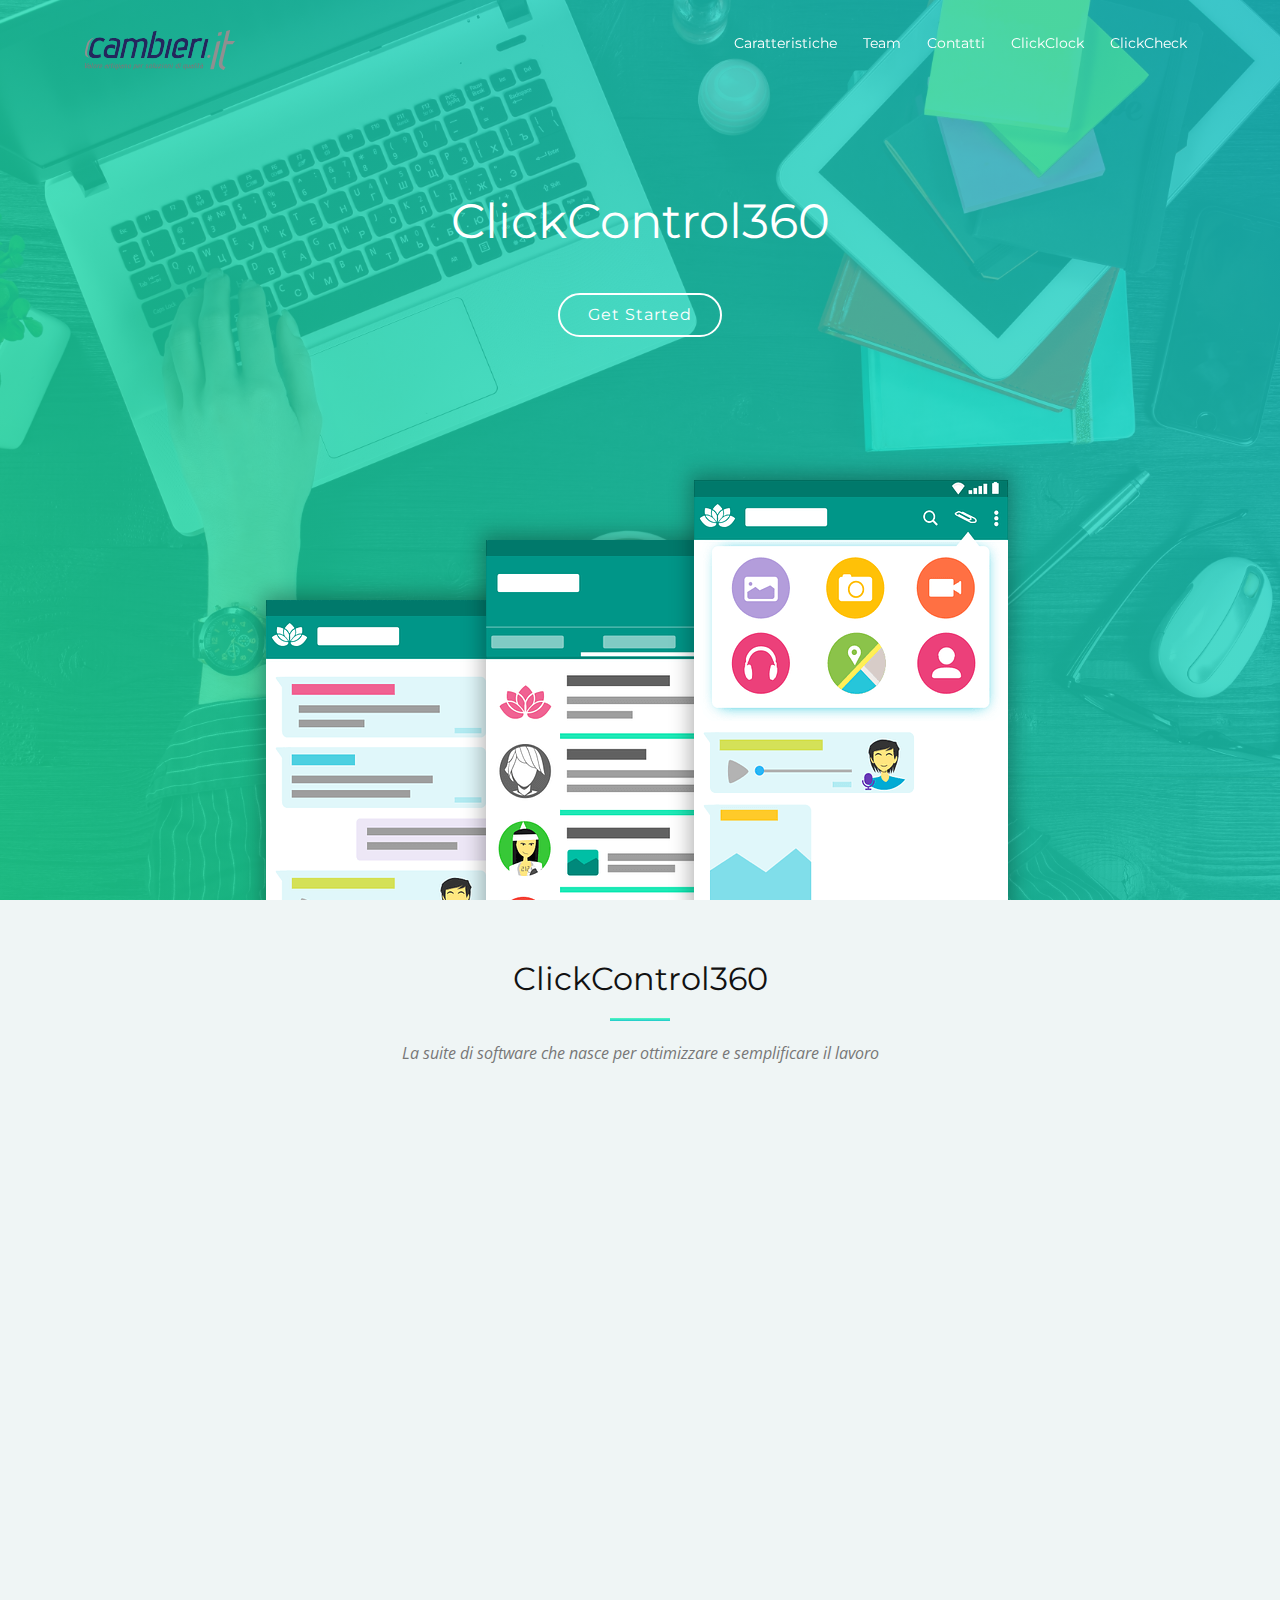
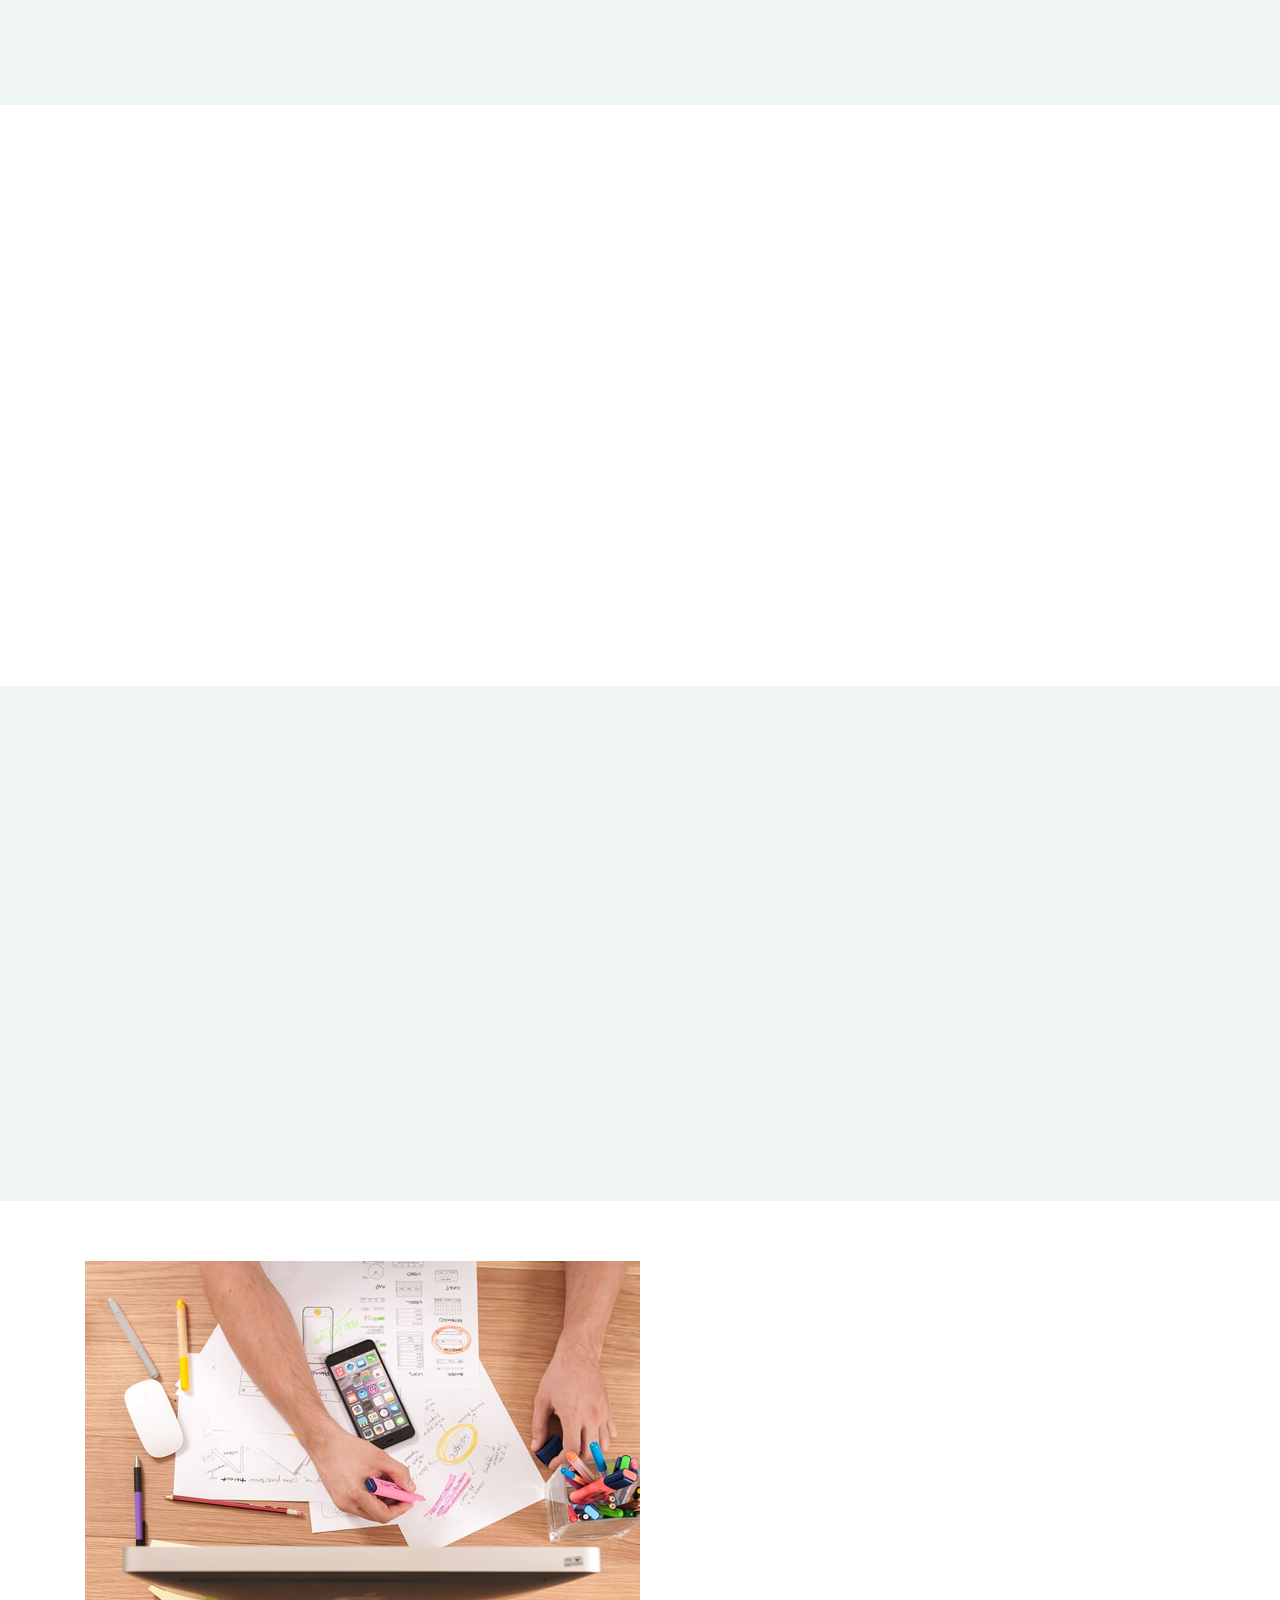
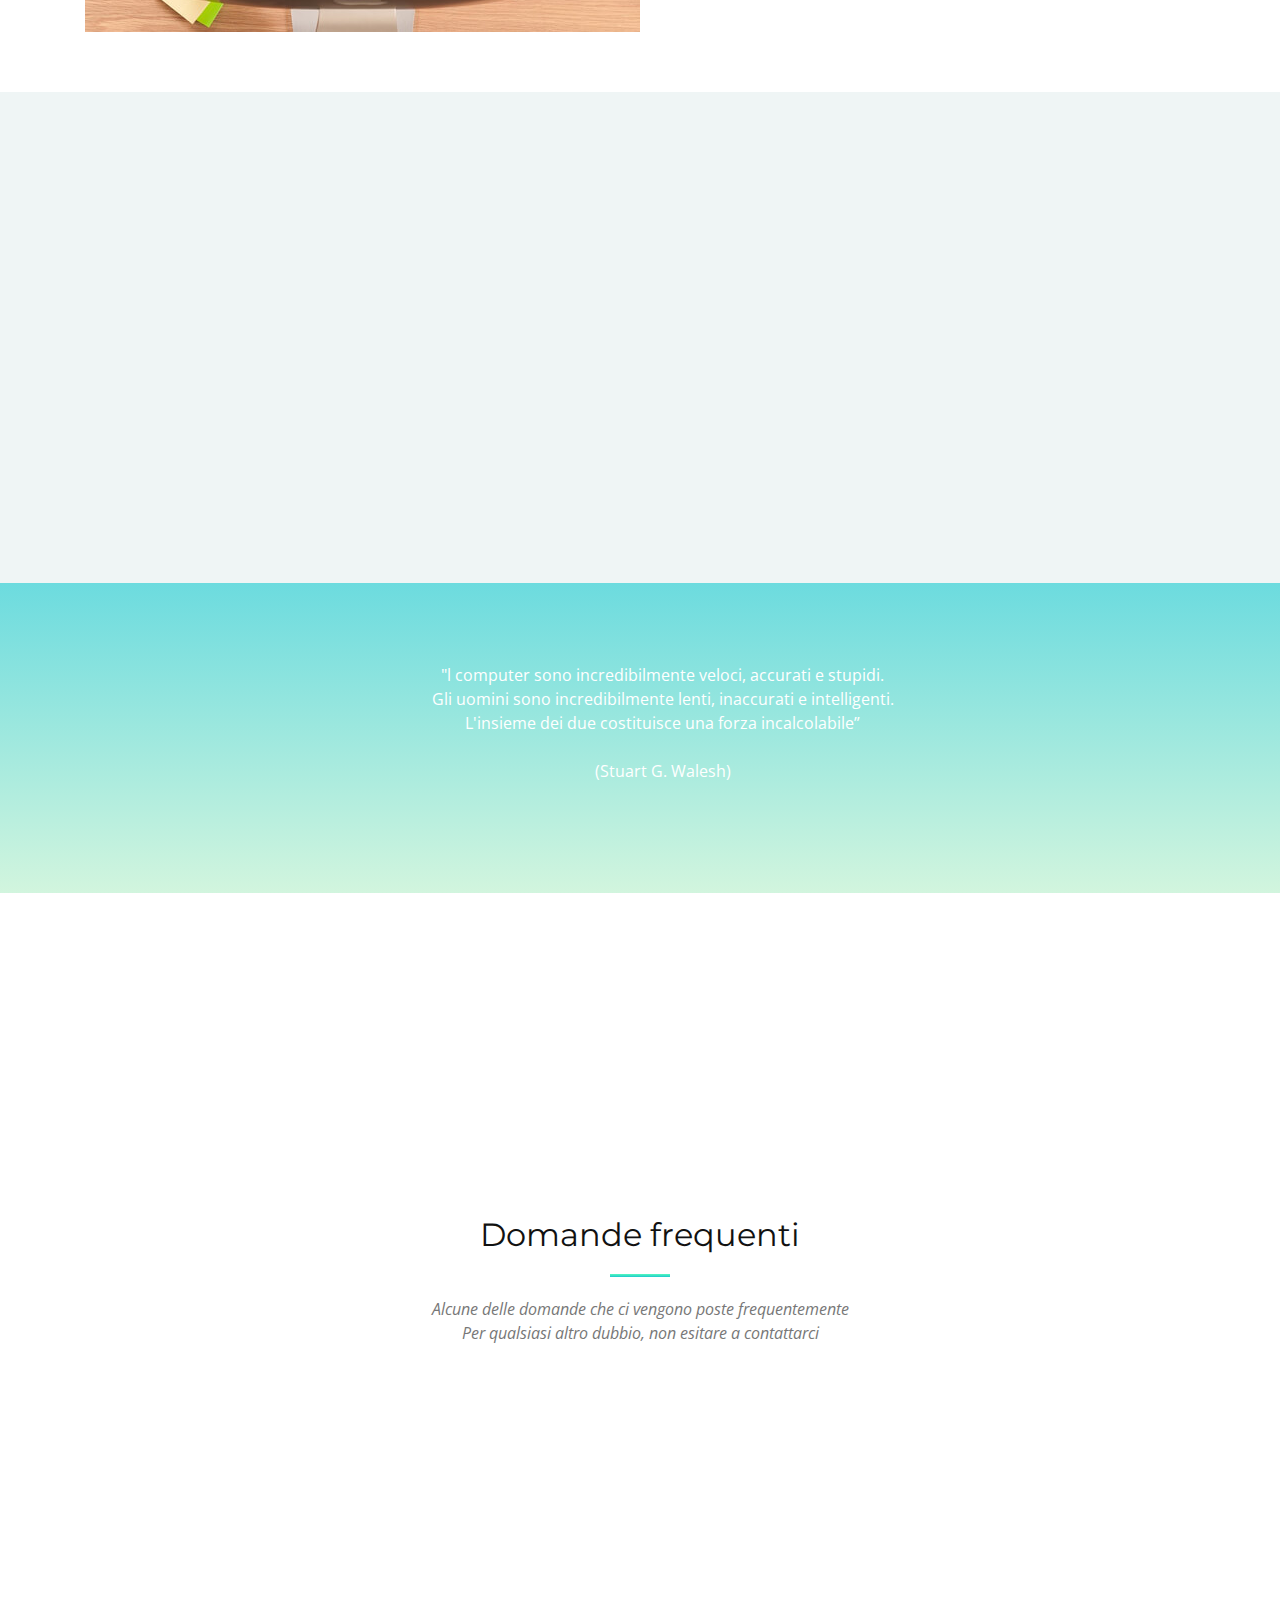
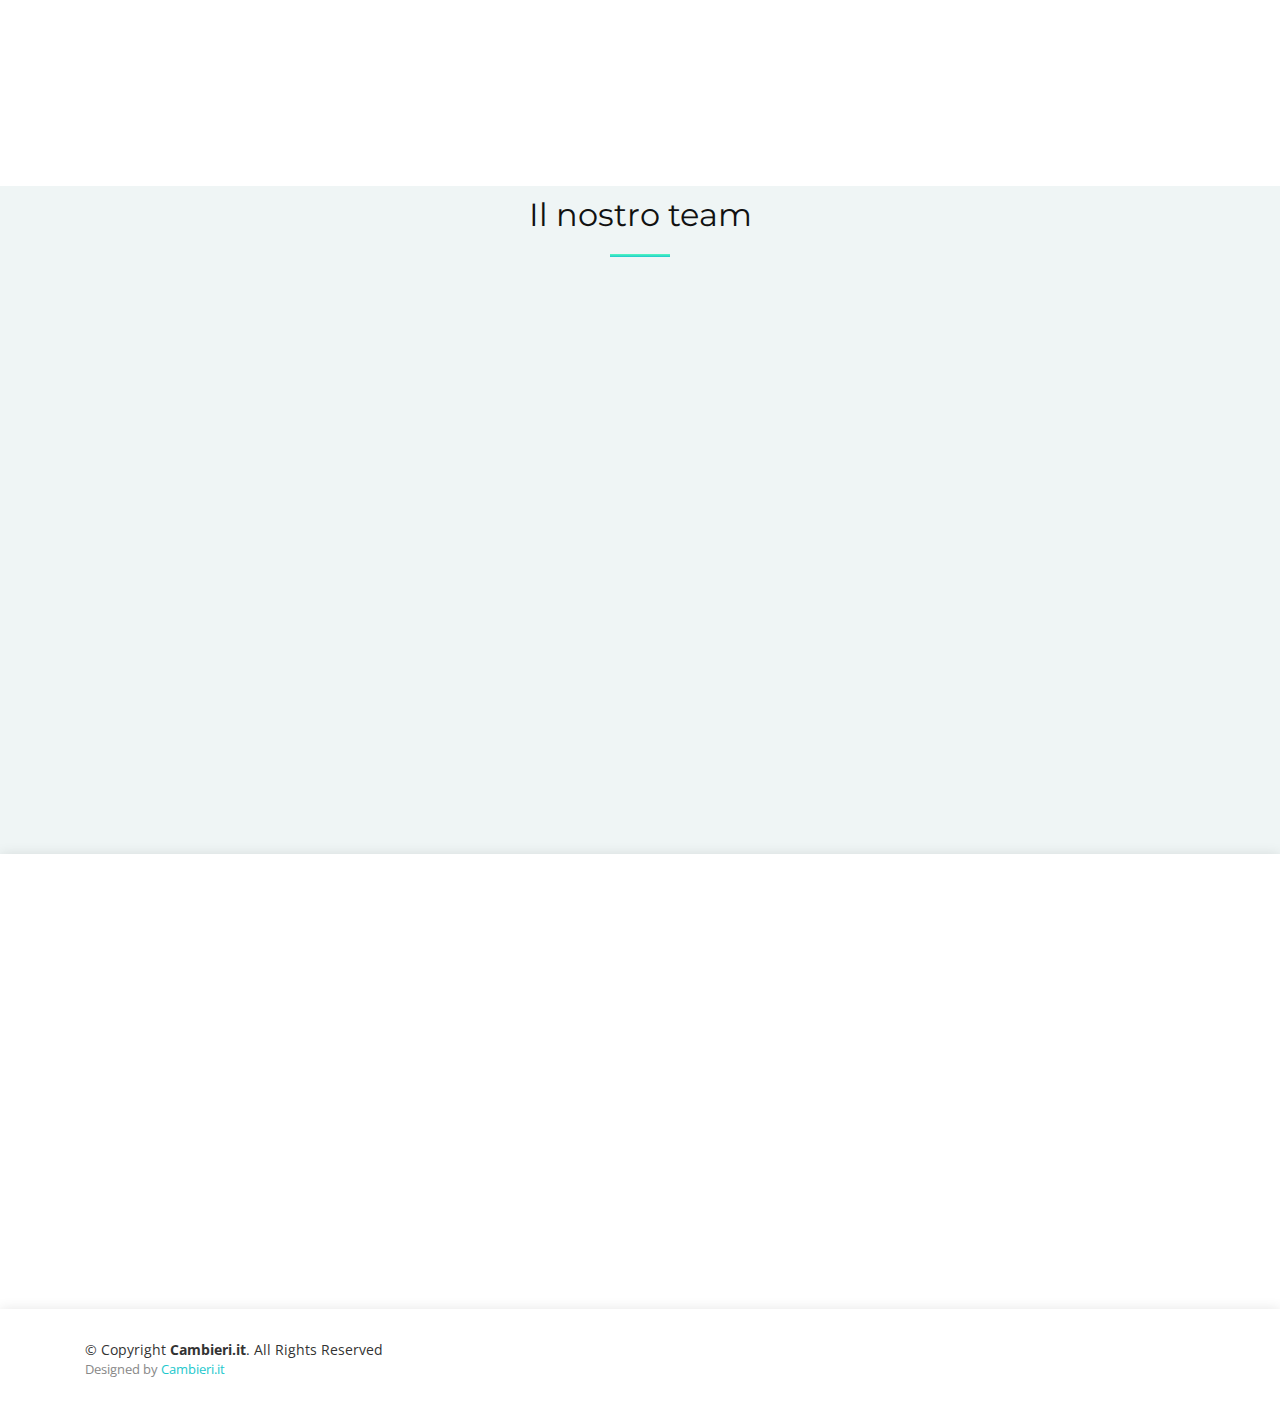
<file: ClickControl/index.html>
<!DOCTYPE html>
<html lang="en">
<head>
  <meta charset="utf-8">
  <title>ClickControl360</title>
  <meta content="width=device-width, initial-scale=1.0" name="viewport">
  <meta content="" name="keywords">
  <meta content="" name="description">

  <!-- Favicons -->
  <link href="img/logo-cambieri_2.jpg" rel="icon">
  <link href="img/apple-touch-icon.png" rel="apple-touch-icon">
  <!-- Google Fonts -->
  <link href="https://fonts.googleapis.com/css?family=Montserrat:300,400,500,700|Open+Sans:300,300i,400,400i,700,700i" rel="stylesheet">

  <!-- Bootstrap CSS File -->
  <link href="lib/bootstrap/css/bootstrap.min.css" rel="stylesheet">

  <!-- Libraries CSS Files -->
  <link href="lib/animate/animate.min.css" rel="stylesheet">
  <link href="lib/font-awesome/css/font-awesome.min.css" rel="stylesheet">
  <link href="lib/ionicons/css/ionicons.min.css" rel="stylesheet">
  <link href="lib/magnific-popup/magnific-popup.css" rel="stylesheet">

  <!-- Main Stylesheet File -->
  <link href="css/style.css" rel="stylesheet">
 
</head>

<body>

  <!--==========================
    Header
  ============================-->
  <header id="header">
    <div class="container">

      <div id="logo" class="pull-left">
        <a href="http://cambieri.it/" class="scrollto"><img src="img/logoSito.svg" style="width: 150px;"></a>
        <!-- Uncomment below if you prefer to use an image logo -->
        <!-- <a href="#intro"><img src="img/logo.png" alt="" title=""></a> -->
      </div>

      <nav id="nav-menu-container">
        <ul class="nav-menu">
          <!--<li class="menu-active"><a href="#intro">Home</a></li>-->
          <!--<li><a href="#about">Su di noi</a></li>-->
          <li><a href="#features">Caratteristiche</a></li>
         <!--<li><a href="#pricing">Pricing</a></li>--> 
          <li><a href="#team">Team</a></li>
          <li><a href="#contact">Contatti</a></li>
          <li><a href="http://clickclock.clickcontrol.club/" >ClickClock</a></li>
          <li><a href="http://clickcheck.clickcontrol.club/" >ClickCheck</a></li>
        
          
         
        </ul>
      </nav><!-- #nav-menu-container -->
    </div>
  </header><!-- #header -->

  <!--==========================
    Intro Section
  ============================-->
  <section id="intro">

    <div class="intro-text">
      <h2>ClickControl360</h2><br>
      <!--<p>We are team of talanted designers making websites with Bootstrap</p> -->
      <a href="#about" class="btn-get-started scrollto">Get Started</a>
    </div>

    <div class="product-screens">

      <div class="product-screen-1 wow fadeInUp" data-wow-delay="0.4s" data-wow-duration="0.6s">
        <img src="img/product-screen-1.png" alt="">
      </div>

      <div class="product-screen-2 wow fadeInUp" data-wow-delay="0.2s" data-wow-duration="0.6s">
        <img src="img/product-screen-2.png" alt="">
      </div>

      <div class="product-screen-3 wow fadeInUp" data-wow-duration="0.6s">
        <img src="img/product-screen-3.png" alt="">
      </div>

    </div>

  </section><!-- #intro -->

  <main id="main">

    <!--==========================
      About Us Section
    ============================-->
    <section id="about" class="section-bg">
      <div class="container-fluid">
        <div class="section-header">
          <h3 class="section-title">ClickControl360</h3>
          <span class="section-divider"></span>
          <p class="section-description">
            La suite di software che nasce per ottimizzare e semplificare il lavoro
          </p>
        </div>

        <div class="row">
          <div class="col-lg-6 about-img wow fadeInLeft">
            <img src="img/about-img.jpg" alt="">
          </div>

          <div class="col-lg-6 content wow fadeInRight">
            <h2>Controllo costante delle proprie risorse e monitoraggio in tempo reale</h2>
            <h3>Excepteur sint occaecat cupidatat non proident, sunt in culpa qui officia deserunt mollit anim id est laborum.</h3>
            <p>
              
            </p>

            <ul>
              <li><i class="ion-android-checkmark-circle"></i> Soluzioni personalizzabili</li>
              <li><i class="ion-android-checkmark-circle"></i> Duis aute irure dolor in reprehenderit in voluptate velit.</li>
              <li><i class="ion-android-checkmark-circle"></i> Ullamco laboris nisi ut aliquip ex ea commodo consequat. Duis aute irure dolor in reprehenderit in voluptate trideta storacalaperda mastiro dolore eu fugiat nulla pariatur.</li>
            </ul>

            <p>

             </p>
          </div>
        </div>

      </div>
    </section><!-- #about -->
  
    <!--==========================
      Product Featuress Section
    ============================-->
    <section id="features">
      <div class="container">

        <div class="row">

          <div class="col-lg-8 offset-lg-4">
            <div class="section-header wow fadeIn" data-wow-duration="1s">
              <h3 class="section-title">Caratteristiche e benefici</h3>
              <span class="section-divider"></span>
            </div>
          </div>

          <div class="col-lg-4 col-md-5 features-img">
            <img src="img/product-features.png" alt="" class="wow fadeInLeft">
          </div>

          <div class="col-lg-8 col-md-7 ">

            <div class="row">

              <div class="col-lg-6 col-md-6 box wow fadeInRight">
                <div class="icon"><i class="ion-ios-stopwatch-outline"></i></div>
                <h4 class="title"><a href="">Puntualità</a></h4>
                <p class="description">Rispetta i termini e le scadenze delle attività in programma grazie agli avvisi di scadenza </p>
              </div>
              <div class="col-lg-6 col-md-6 box wow fadeInRight" data-wow-delay="0.1s">
                <div class="icon"><i class="ion-ios-bookmarks-outline"></i></div>
                <h4 class="title"><a href="">Permessi e presenze</a></h4>
                <p class="description">Gestisci le "timbrature" ed i permessi del tutto virtualmente per una maggiore ottimizzazione</p>
              </div>
              <div class="col-lg-6 col-md-6 box wow fadeInRight" data-wow-delay="0.2s">
                <div class="icon"><i class="ion-ios-heart-outline"></i></div>
                <h4 class="title"><a href="">Team e progetti</a></h4>
                <p class="description">I nostri prodotti mirano a migliorare l'esperienza lavorativa di gruppo, 
                    aumentando l'efficacia del team di lavoro e migliorandone i progetti e le attività</p>
              </div>
              <div class="col-lg-6 col-md-6 box wow fadeInRight" data-wow-delay="0.3s">
                <div class="icon"><i class="ion-ios-analytics-outline"></i></div>
                <h4 class="title"><a href="">Design semplice</a></h4>
                <p class="description">Il design semplice ed intuitivo dell'intera suite consente di utilizzare i nostri prodotti facilmente sul posto di lavoro</p>
              </div>
            </div>

          </div>

        </div>

      </div>

    </section><!-- #features -->

    <!--==========================
      Product Featuress Section
    ============================-->
    <!-- #features 

    <section id="more-features" class="section-bg" style="background: #fff">
      <div class="container">

        <div class="section-header">
          <h3 class="section-title">More Features</h3>
          <span class="section-divider"></span>
          <p class="section-description" style="margin: 0 auto ;text-align: center;">Alcuni punti fondamentali per l'intera suite ClickControl360F</p>
        </div>

        <div class="row">

          <div class="col-lg-6">
            <div class="box wow fadeInLeft">
              <div class="icon"><i class="ion-ios-stopwatch-outline"></i></div>
              <h4 class="title"><a href="">Puntualità</a></h4>
              <p class="description">Rispetta i termini e le scadenze delle attività in programma grazie agli a
                vvisi di scadenza </p>
            </div>
          </div>

          <div class="col-lg-6">
            <div class="box wow fadeInRight">
              <div class="icon"><i class="ion-ios-bookmarks-outline"></i></div>
              <h4 class="title"><a href="">Permessi e presenze</a></h4>
              <p class="description">Gestisci le "timbrature" ed i permessi del tutto virtualmente per una maggiore ottimizzazione</p>
            </div>
          </div>

          <div class="col-lg-6">
            <div class="box wow fadeInLeft">
              <div class="icon"><i class="ion-ios-heart-outline"></i></div>
              <h4 class="title"><a href="">Team e progetti</a></h4>
              <p class="description">I nostri prodotti mirano a migliorare l'esperienza lavorativa di gruppo, 
              aumentando l'efficacia del team di lavoro e migliorandone i progetti e le attività</p>
            </div>
          </div>

          <div class="col-lg-6">
            <div class="box wow fadeInRight">
              <div class="icon"><i class="ion-ios-analytics-outline"></i></div>
              <h4 class="title"><a href="">Design semplice</a></h4>
              <p class="description">Il design semplice ed intuitivo dell'intera suite consente di utilizzare i nostri prodotti facilmente sul posto di lavoro</p>
            </div>
          </div>

        </div>
      </div>
    </section> #more-features -->

    <!--==========================
      Product Advanced Featuress Section
    ============================-->
    <section id="advanced-features">

      <div class="features-row section-bg">
        <div class="container">
          <div class="row">
            <div class="col-12">
              
<!--Zoom effect-->

<!--
<div class="view overlay zoom">
    <img src="https://mdbootstrap.com/img/Photos/Horizontal/Nature/6-col/img%20(131).jpg" class="img-fluid " alt="smaple image">
    <div class="mask flex-center">
        <p class="white-text">Zoom effect</p>
    </div>
</div>-->

<div class="view overlay zoom">
              <a href="http://clickclock.clickcontrol.club/"><img class="advanced-feature-img-right wow fadeInRight" src="img/advanced-feature-1.jpg" alt="" ></a>
            </div>
              <div class="wow fadeInLeft">
               
                 <a id="linkClock"  href="http://clickclock.clickcontrol.club/"><h2>ClickClock</h2></a>
                <h3>Il sistema ha come obiettivo quello di supportare le aziende nella gestione dei propri cantieri, per
                  tracciare in modo strutturato tutte le informazioni utili per la rendicontazione.</h3>
                <p>
                  Una moderna ed efficente interfaccia web consente ai 
                    responsabili del personale ed ai manager aziendali il 
                    controllo delle attività svolte;
                </p>
                <p>I dipendenti possono consultare e fornire dati sulle attività svolte e in programma,
                  aumentando così la propria efficenza ed ottimizzando il lavoro proprio ed altrui;
                </p>
                <p>
                  Il sistema consente inoltre il monitoraggio di
eventuali scadenze con delle notifiche via mail/SMS
all’approssimarsi delle date per non dimenticare nulla.
                </p>
                
              </div>
            </div>
          </div>
        </div>
      </div>

      <div class="features-row">
        <div class="container">
          <div class="row">
            <div class="col-12">
              <a href="http://clickcheck.clickcontrol.club/"><img class="advanced-feature-img-left" src="img/advanced-feature-2.jpg" alt=""></a>
              <div id="linkCheck" class="wow fadeInRight">
                <a href="http://clickcheck.clickcontrol.club/"><h2>ClickCheck</h2></a>
                <i class="ion-ios-paper-outline" class="wow fadeInRight" data-wow-duration="0.5s"></i>
                <p class="wow fadeInRight" data-wow-duration="0.5s">Gestisci le tue verifiche
                  periodiche con
                  puntualità, tieni traccia
                  di eventuali anomalie e
                  stampa
                  automaticamente il
                  report periodico da
                  protocollare.</p>
                <i class="ion-ios-color-filter-outline wow fadeInRight" data-wow-delay="0.2s" data-wow-duration="0.5s"></i>
                <p class="wow fadeInRight" data-wow-delay="0.2s" data-wow-duration="0.5s">ClickCheck WEB è una soluzione WEB semplice e facile da
                  utilizzare per monitorare e tenere
                  traccia delle verifiche periodiche che le
                  normative vigenti ti richiedono.</p>
                <i class="ion-ios-barcode-outline wow fadeInRight" data-wow-delay="0.4" data-wow-duration="0.5s"></i>
                <p class="wow fadeInRight" data-wow-delay="0.4s" data-wow-duration="0.5s">ClickCheck APP è un'APP dedicata agli addetti in campo per
                  documentare le verifiche effettuate e
                  registrare eventuali anomalie
                  direttamente da Smartphone.</p>
              </div>
            </div>
          </div>
        </div>
      </div>

      <div class="features-row section-bg">
        <div class="container">
          <div class="row">
            <div class="col-12">
              <img class="advanced-feature-img-right wow fadeInRight" src="img/advanced-feature-3.jpg" alt="">
              <div class="wow fadeInLeft">
                <h2>Tutto sotto controllo</h2>
                <h3>L'obiettivo dei nostri prodotti è quello di monitorare e tenere sotto controllo 
                  le proprire attività in maniera semplice ed efficace</h3>
                <!--<p>Lorem ipsum dolor sit amet, consectetur adipiscing elit, sed do eiusmod tempor incididunt ut labore et dolore magna aliqua. Ut enim ad minim veniam</p>-->
                <i class="ion-ios-albums-outline"></i>
                <p>La creazione di report grafici e tabulati, consente una miglior
                   focalizzazione sulle attività più importanti per l'azienda,
                   avendo quindi anche una miglior percezione di come vengono investiti tempo e risorse<br><br>
                   Analizza così l'economicità di ogni singola commessa per aumentare i prossimi lavori 
                   della tua impresa
                 </p>
              </div>
            </div>
          </div>
        </div>
      </div>
    </section><!-- #advanced-features -->

    <!--==========================
      Call To Action Section
    ============================-->
    <section id="call-to-action">
      <div class="container">
        <div class="row">
          <div class="col-lg-9 text-center text-lg-left">
           <!-- <h3 class="cta-title">Call To Action</h3>-->
            <p style="text-align: center; margin-left:40%" class="cta-text"> &quot;l computer sono incredibilmente
                veloci, accurati e stupidi.<br>
                Gli uomini sono incredibilmente
                lenti, inaccurati e intelligenti.<br>
                L&#39;insieme dei due costituisce una forza
                
                incalcolabile”<br><br>
                (Stuart G. Walesh)</p>
          </div>
         <!-- <div class="col-lg-3 cta-btn-container text-center">
            <a class="cta-btn align-middle" href="#">Call To Action</a>
          </div>-->
        </div>

      </div>
    </section><!-- #call-to-action -->

    <!--==========================
      More Features Section
    ============================-->
    <!--section id="more-features" class="section-bg">
      <div class="container">

        <div class="section-header">
          <h3 class="section-title">More Features</h3>
          <span class="section-divider"></span>
          <p class="section-description" style="margin: 0 auto ;text-align: center;">Alcuni punti fondamentali per l'intera suite ClickControl360F</p>
        </div>

        <div class="row">

          <div class="col-lg-6">
            <div class="box wow fadeInLeft">
              <div class="icon"><i class="ion-ios-stopwatch-outline"></i></div>
              <h4 class="title"><a href="">Puntualità</a></h4>
              <p class="description">Rispetta i termini e le scadenze delle attività in programma grazie agli a
                vvisi di scadenza </p>
            </div>
          </div>

          <div class="col-lg-6">
            <div class="box wow fadeInRight">
              <div class="icon"><i class="ion-ios-bookmarks-outline"></i></div>
              <h4 class="title"><a href="">Permessi e presenze</a></h4>
              <p class="description">Gestisci le "timbrature" ed i permessi del tutto virtualmente per una maggiore ottimizzazione</p>
            </div>
          </div>

          <div class="col-lg-6">
            <div class="box wow fadeInLeft">
              <div class="icon"><i class="ion-ios-heart-outline"></i></div>
              <h4 class="title"><a href="">Team e progetti</a></h4>
              <p class="description">I nostri prodotti mirano a migliorare l'esperienza lavorativa di gruppo, 
              aumentando l'efficacia del team di lavoro e migliorandone i progetti e le attività</p>
            </div>
          </div>

          <div class="col-lg-6">
            <div class="box wow fadeInRight">
              <div class="icon"><i class="ion-ios-analytics-outline"></i></div>
              <h4 class="title"><a href="">Design semplice</a></h4>
              <p class="description">Il design semplice ed intuitivo dell'intera suite consente di utilizzare i nostri prodotti facilmente sul posto di lavoro</p>
            </div>
          </div>

        </div>
      </div>
    </section> #more-features -->

    <!--==========================
      Clients
    ============================-->
    <section id="clients">
      <div class="container">

        <div class="row wow fadeInUp">

          <div style="margin-left: 3%" class="col-md-2">
            <a href="https://www.barilla.com/it-it/" target="_blank"> 
            <img src="img/Loghi/Barilla.png" alt="">
          </a>          
          </div>

          

          <div style="margin-left: 3%" class="col-md-2">
            <a href="https://www.lanteksms.com/it" target="_blank"> 
            <img src="img/Loghi/Lantek.png" alt="">
          </a>     
          </div>

          <div style="margin-left: 3%" class="col-md-2">
            <a href="https://shop.ducati.com/it/it/?gclid=EAIaIQobChMIlsCu6YDw4gIVBs13Ch1m2AHiEAAYASAAEgI8kvD_BwE" target="_blank"> 
            <img src="img/Loghi/DucatiColori.png" alt="">
          </a>     
          </div>

          <div style="margin-left: 3%" class="col-md-2">
            <a target="_blank" href="https://www.google.com/aclk?sa=l&ai=DChcSEwi-rM7xgPDiAhXpne0KHXjzDoEYABAAGgJkZw&sig=AOD64_3BCMyvRxwQxwbH3hxcv2D8y7bKYw&q=&ved=2ahUKEwiLtcjxgPDiAhXwUxUIHdWmArkQ0Qx6BAgKEAE&adurl="> 
            <img src="img/Loghi/Costa.jpg" alt="">
          </a>     
          </div>

          <!--<div class="col-md-2">
            <img src="ClickCheck/assets/img/Loghi/Coesia2.png" alt="">
          </div>-->

          <div style="margin-left: 3%" class="col-md-2">
            <a href="http://www.calosso.it/" target="_blank"> 
            <img src="img/Loghi/Calosso.jpg" alt="">
          </a>     
          </div>

        </div>
      </div>
    </section><!-- #more-features -->

    <!--==========================
      Pricing Section
    ============================-->
    <!--<section id="pricing" class="section-bg">
      <div class="container">

        <div class="section-header">
          <h3 class="section-title">Pricing</h3>
          <span class="section-divider"></span>
          <p class="section-description">Sed ut perspiciatis unde omnis iste natus error sit voluptatem accusantium doloremque</p>
        </div>

        <div class="row">

          <div class="col-lg-4 col-md-6">
            <div class="box wow fadeInLeft">
              <h3>Free</h3>
              <h4><sup>$</sup>0<span> month</span></h4>
              <ul>
                <li><i class="ion-android-checkmark-circle"></i> Quam adipiscing vitae proin</li>
                <li><i class="ion-android-checkmark-circle"></i> Nec feugiat nisl pretium</li>
                <li><i class="ion-android-checkmark-circle"></i> Nulla at volutpat diam uteera</li>
                <li><i class="ion-android-checkmark-circle"></i> Pharetra massa massa ultricies</li>
                <li><i class="ion-android-checkmark-circle"></i> Massa ultricies mi quis hendrerit</li>
              </ul>
              <a href="#" class="get-started-btn">Get Started</a>
            </div>
          </div>

          <div class="col-lg-4 col-md-6">
            <div class="box featured wow fadeInUp">
              <h3>Business</h3>
              <h4><sup>$</sup>29<span> month</span></h4>
              <ul>
                <li><i class="ion-android-checkmark-circle"></i> Quam adipiscing vitae proin</li>
                <li><i class="ion-android-checkmark-circle"></i> Nec feugiat nisl pretium</li>
                <li><i class="ion-android-checkmark-circle"></i> Nulla at volutpat diam uteera</li>
                <li><i class="ion-android-checkmark-circle"></i> Pharetra massa massa ultricies</li>
                <li><i class="ion-android-checkmark-circle"></i> Massa ultricies mi quis hendrerit</li>
              </ul>
              <a href="#" class="get-started-btn">Get Started</a>
            </div>
          </div>

          <div class="col-lg-4 col-md-6">
            <div class="box wow fadeInRight">
              <h3>Developer</h3>
              <h4><sup>$</sup>49<span> month</span></h4>
              <ul>
                <li><i class="ion-android-checkmark-circle"></i> Quam adipiscing vitae proin</li>
                <li><i class="ion-android-checkmark-circle"></i> Nec feugiat nisl pretium</li>
                <li><i class="ion-android-checkmark-circle"></i> Nulla at volutpat diam uteera</li>
                <li><i class="ion-android-checkmark-circle"></i> Pharetra massa massa ultricies</li>
                <li><i class="ion-android-checkmark-circle"></i> Massa ultricies mi quis hendrerit</li>
              </ul>
              <a href="#" class="get-started-btn">Get Started</a>
            </div>
          </div>

        </div>
      </div>
    </section> #pricing
  -->

    <!--==========================
      Frequently Asked Questions Section
    ============================-->
    <section id="faq">
      <div class="container">

        <div class="section-header">
          <h3 class="section-title">Domande frequenti</h3>
          <span class="section-divider"></span>
          <p class="section-description">Alcune delle domande che ci vengono poste frequentemente<br>Per qualsiasi altro dubbio, non esitare a contattarci</p>
        </div>

        <ul id="faq-list" class="wow fadeInUp">
          <li>
            <a data-toggle="collapse" class="collapsed" href="#faq1">I prodotti della suite sono acquistabili singolarmente?<i class="ion-android-remove"></i></a>
            <div id="faq1" class="collapse" data-parent="#faq-list">
              <p>
                Sì, ogni software è indipendente dagli altri 
              </p>
            </div>
          </li>

          <li>
            <a data-toggle="collapse" href="#faq3" class="collapsed">Le APP sono compatibili sia con IOS che Android?<i class="ion-android-remove"></i></a>
            <div id="faq3" class="collapse" data-parent="#faq-list">
              <p>
                Sì, le nostre APP sono compatibili con qualsiasi tipo di smartphone
              </p>
            </div>
          </li>

          <li>
              <a data-toggle="collapse" href="#faq2" class="collapsed">Dov'è possibile scaricare le APP per mobile? <i class="ion-android-remove"></i></a>
              <div id="faq2" class="collapse" data-parent="#faq-list">
                <p>
                  La versione mobile di ogni prodotto è disponibile su Goole Play Store e su Apple store
                </p>
              </div>
            </li>

          <li>
            <a data-toggle="collapse" href="#faq4" class="collapsed">Quanti dipendenti sono in grado di gestire i vostri prodotti?<i class="ion-android-remove"></i></a>
            <div id="faq4" class="collapse" data-parent="#faq-list">
              <p>
                I nostri pacchetti sono personalizzabili in base alle vostre esigenze
              </p>
            </div>
          </li>

          

          <!--<li>
            <a data-toggle="collapse" href="#faq5" class="collapsed">Tempus quam pellentesque nec nam aliquam sem et tortor consequat? <i class="ion-android-remove"></i></a>
            <div id="faq5" class="collapse" data-parent="#faq-list">
              <p>
                Molestie a iaculis at erat pellentesque adipiscing commodo. Dignissim suspendisse in est ante in. Nunc vel risus commodo viverra maecenas accumsan. Sit amet nisl suscipit adipiscing bibendum est. Purus gravida quis blandit turpis cursus in
              </p>
            </div>
          </li>-->

          <li>
            <a data-toggle="collapse" href="#faq6" class="collapsed">Come si può ottenere supporto? <i class="ion-android-remove"></i></a>
            <div id="faq6" class="collapse" data-parent="#faq-list">
              <p>
                Per qualsiasi genere di informazione, contattaci sull'indirizzo email o sul numero che trovi nella sezione contatti 
                oppure vieni a chiedere informazioni in sede
              </p>
            </div>
          </li>

        </ul>

      </div>
    </section><!-- #faq -->

    <!--==========================
      Our Team Section
    ============================-->
    <section id="team" class="section-bg">
      <div class="container">
        <div class="section-header">
          <h3 class="section-title">Il nostro team</h3>
          <span class="section-divider"></span>
          <p class="section-description"></p>
        </div>
        <div class="row wow fadeInUp">
<!--
            <div class="col-lg-3 col-md-6">
                <div class="member">
                  <div class="pic"><img src="img/Tutti.jpg" alt=""></div>
                  <h4>Walter White</h4>
                  <span>Chief Executive Officer</span>
                  <div class="social">
                    <a href=""><i class="fa fa-twitter"></i></a>
                    <a href=""><i class="fa fa-facebook"></i></a>
                    <a href=""><i class="fa fa-google-plus"></i></a>
                    <a href=""><i class="fa fa-linkedin"></i></a>
                  </div>
                </div>
              </div>
          
          

          <div class="col-lg-3 col-md-6">

            
            <div class="member">
              <div class="pic"><img src="img/team/team-2.jpg" alt=""></div>
              <h4>Sarah Jhinson</h4>
              <span>Product Manager</span>
              <div class="social">
                <a href=""><i class="fa fa-twitter"></i></a>
                <a href=""><i class="fa fa-facebook"></i></a>
                <a href=""><i class="fa fa-google-plus"></i></a>
                <a href=""><i class="fa fa-linkedin"></i></a>
              </div>
            </div>
          </div>

          <div class="col-lg-3 col-md-6">
            <div class="member">
              <div class="pic"><img src="img/team/team-3.jpg" alt=""></div>
              <h4>William Anderson</h4>
              <span>CTO</span>
              <div class="social">
                <a href=""><i class="fa fa-twitter"></i></a>
                <a href=""><i class="fa fa-facebook"></i></a>
                <a href=""><i class="fa fa-google-plus"></i></a>
                <a href=""><i class="fa fa-linkedin"></i></a>
              </div>
            </div>
          </div>

        -->
       <!-- <div class="pic"><img src="img/TEAMCAMBIE.jpg" style="width: 75%"></div>--><p style="margin: 0 auto; text-align:center; margin-bottom: 5%;"><img src="img/TEAMCAMBIE.jpg" style="width: 75%; border: 5px solid #1dc8cd"></p>
          <div  class="col-lg-3 col-md-6">
            <div  class="member">
              
              <!--<h4>Il nostro team</h4>-->
              
              
            </div>
          </div>
        </div>

      </div>
    </section><!-- #team -->

    <!--==========================
      Gallery Section
    ============================-->
    <!--<section id="gallery">
      <div class="container-fluid">
        <div class="section-header">
          <h3 class="section-title">Gallery</h3>
          <span class="section-divider"></span>
          <p class="section-description">Sed ut perspiciatis unde omnis iste natus error sit voluptatem accusantium doloremque</p>
        </div>

        <div class="row no-gutters">

          <div class="col-lg-4 col-md-6">
            <div class="gallery-item wow fadeInUp">
              <a href="img/gallery/gallery-1.jpg" class="gallery-popup">
                <img src="img/gallery/gallery-1.jpg" alt="">
              </a>
            </div>
          </div>

          <div class="col-lg-4 col-md-6">
            <div class="gallery-item wow fadeInUp">
              <a href="img/gallery/gallery-2.jpg" class="gallery-popup">
                <img src="img/gallery/gallery-2.jpg" alt="">
              </a>
            </div>
          </div>

          <div class="col-lg-4 col-md-6">
            <div class="gallery-item wow fadeInUp">
              <a href="img/gallery/gallery-3.jpg" class="gallery-popup">
                <img src="img/gallery/gallery-3.jpg" alt="">
              </a>
            </div>
          </div>

          <div class="col-lg-4 col-md-6">
            <div class="gallery-item wow fadeInUp">
              <a href="img/gallery/gallery-4.jpg" class="gallery-popup">
                <img src="img/gallery/gallery-4.jpg" alt="">
              </a>
            </div>
          </div>

          <div class="col-lg-4 col-md-6">
            <div class="gallery-item wow fadeInUp">
              <a href="img/gallery/gallery-5.jpg" class="gallery-popup">
                <img src="img/gallery/gallery-5.jpg" alt="">
              </a>
            </div>
          </div>

          <div class="col-lg-4 col-md-6">
            <div class="gallery-item wow fadeInUp">
              <a href="img/gallery/gallery-6.jpg" class="gallery-popup">
                <img src="img/gallery/gallery-6.jpg" alt="">
              </a>
            </div>
          </div>

        </div>

      </div>
    </section>
  -->
    <!-- #gallery -->

    <!--==========================
      Contact Section
    ============================-->
    <section id="contact">
      <div class="container">
        <div class="row wow fadeInUp">

          <div class="col-lg-4 col-md-4">
            <div class="contact-about">
              <h3>Cambieri.it</h3>
              <!----><p>Cras fermentum odio eu feugiat. Justo eget magna fermentum iaculis eu non diam phasellus. Scelerisque felis imperdiet proin fermentum leo. Amet volutpat consequat mauris nunc congue.</p>
              <div class="social-links">
                <a href="#" class="twitter"><i class="fa fa-twitter"></i></a>
                <a href="#" class="facebook"><i class="fa fa-facebook"></i></a>
                <a href="#" class="instagram"><i class="fa fa-instagram"></i></a>
                <a href="#" class="google-plus"><i class="fa fa-google-plus"></i></a>
                <a href="#" class="linkedin"><i class="fa fa-linkedin"></i></a>
              </div>
            </div>
          </div>

          <div class="col-lg-3 col-md-4">
            <div class="info">
              <div>
                  <a target="_blank" href="https://www.google.com/maps/place/cambieri.it/@44.6991668,7.8476433,17z/data=!3m1!4b1!4m5!3m4!1s0x12cd57713727dc91:0x7f145fc3d02fa4e1!8m2!3d44.699163!4d7.849832">
                <i class="ion-ios-location-outline"></i>
               
                  <p style="color: black">Via Vittorio Emanuele II 96<br>12042 Bra CN</p></a>
              </div>

              <div>

                  <a href="https://mail.google.com/mail/u/0/#inbox" target="_blank">
                <i class="ion-ios-email-outline"></i>
                
                <p style="color:black">info@cambieri.it</p>
              </a>
              </div>

              <div>
                <i class="ion-ios-telephone-outline"></i>
                <p>+39 0172 1915141 </p>
              </div>

            </div>
          </div>

          <div class="col-lg-5 col-md-8">
            <div class="form">
              <div id="sendmessage">Your message has been sent. Thank you!</div>
              <div id="errormessage"></div>
              <form action="" method="post" role="form" class="contactForm">
                <div class="form-row">
                  <div class="form-group col-lg-6">
                    <input type="text" name="name" class="form-control" id="name" placeholder="Nome" data-rule="minlen:4" data-msg="Please enter at least 4 chars" />
                    <div class="validation"></div>
                  </div>
                  <div class="form-group col-lg-6">
                    <input type="email" class="form-control" name="email" id="email" placeholder="Email" data-rule="email" data-msg="Please enter a valid email" />
                    <div class="validation"></div>
                  </div>
                </div>
                <div class="form-group">
                  <input type="text" class="form-control" name="subject" id="subject" placeholder="Oggetto" data-rule="minlen:4" data-msg="Please enter at least 8 chars of subject" />
                  <div class="validation"></div>
                </div>
                <div class="form-group">
                  <textarea class="form-control" name="message" rows="5" data-rule="required" data-msg="Please write something for us" placeholder="Scrivi il tuo messaggio..."></textarea>
                  <div class="validation"></div>
                </div>
                <div class="text-center" style="padding: 2%"><button type="submit" title="Send Message">Invia</button></div>
                <div class="text-center"><button type="reset" title="Reset">Reset</button></div>
              </form>
            </div>
          </div>

        </div>

      </div>
    </section><!-- #contact -->

  </main>

  <!--==========================
    Footer
  ============================-->
  <footer id="footer">
    <div class="container">
      <div class="row">
        <div class="col-lg-6 text-lg-left text-center">
          <div class="copyright">
            &copy; Copyright <strong>Cambieri.it</strong>. All Rights Reserved
          </div>
          <div class="credits">
            <!--
              All the links in the footer should remain intact.
              You can delete the links only if you purchased the pro version.
              Licensing information: https://bootstrapmade.com/license/
              Purchase the pro version with working PHP/AJAX contact form: https://bootstrapmade.com/buy/?theme=Avilon
            -->
            Designed by <a href="http://cambieri.it/">Cambieri.it</a>
          </div>
        </div>
        <!--<div class="col-lg-6">
          <nav class="footer-links text-lg-right text-center pt-2 pt-lg-0">
            <a href="#intro" class="scrollto">Home</a>
            <a href="#about" class="scrollto">About</a>
            <a href="#">Privacy Policy</a>
            <a href="#">Terms of Use</a>
          </nav>
        </div>-->
      </div>
    </div>
  </footer><!-- #footer -->

  <a href="#" class="back-to-top"><i class="fa fa-chevron-up"></i></a>

  <!-- JavaScript Libraries -->
  
  <script src="lib/jquery/jquery.min.js"></script>
  <script src="lib/jquery/jquery-migrate.min.js"></script>
  <script src="lib/bootstrap/js/bootstrap.bundle.min.js"></script>
  <script src="lib/easing/easing.min.js"></script>
  <script src="lib/wow/wow.min.js"></script>
  <script src="lib/superfish/hoverIntent.js"></script>
  <script src="lib/superfish/superfish.min.js"></script>
  <script src="lib/magnific-popup/magnific-popup.min.js"></script>


  <!-- Contact Form JavaScript File -->
  <script src="contactform/contactform.js"></script>

  <!-- Template Main Javascript File -->
  <script src="js/main.js"></script>

</body>
</html>
</file>
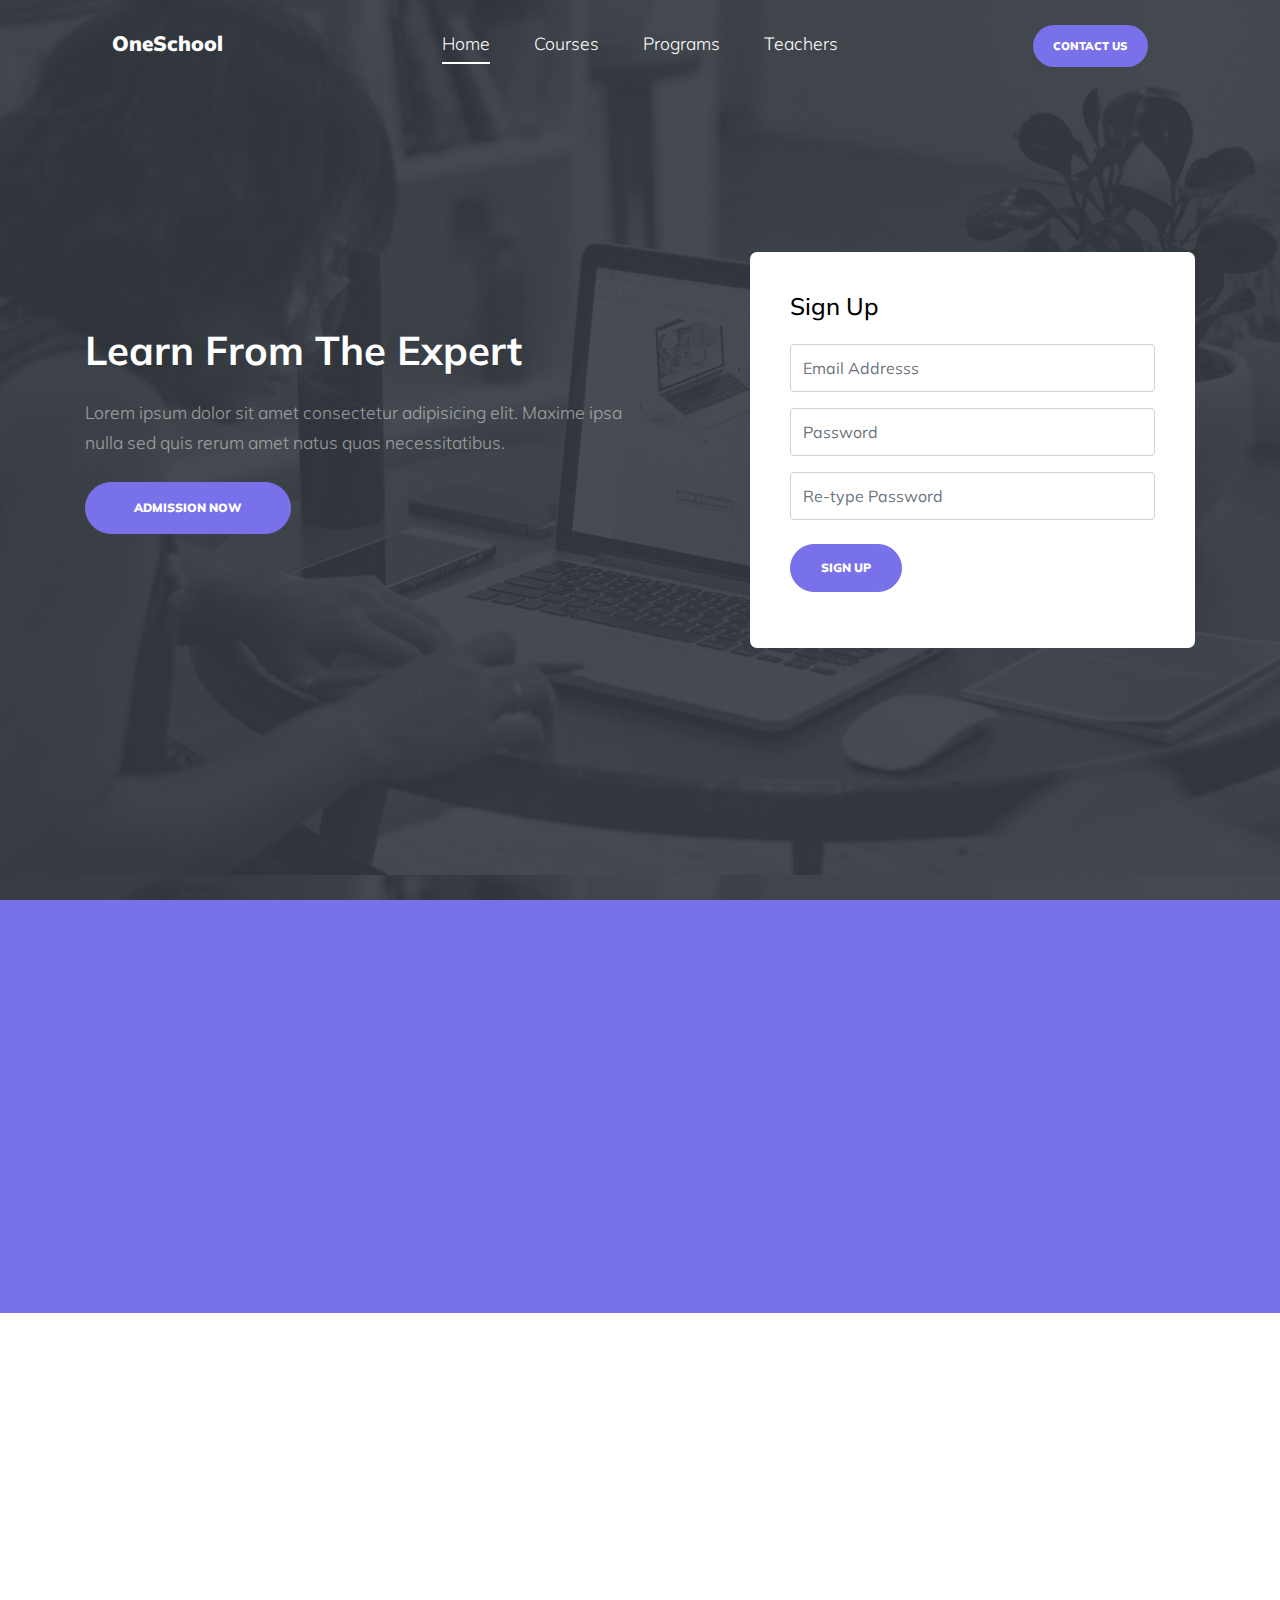
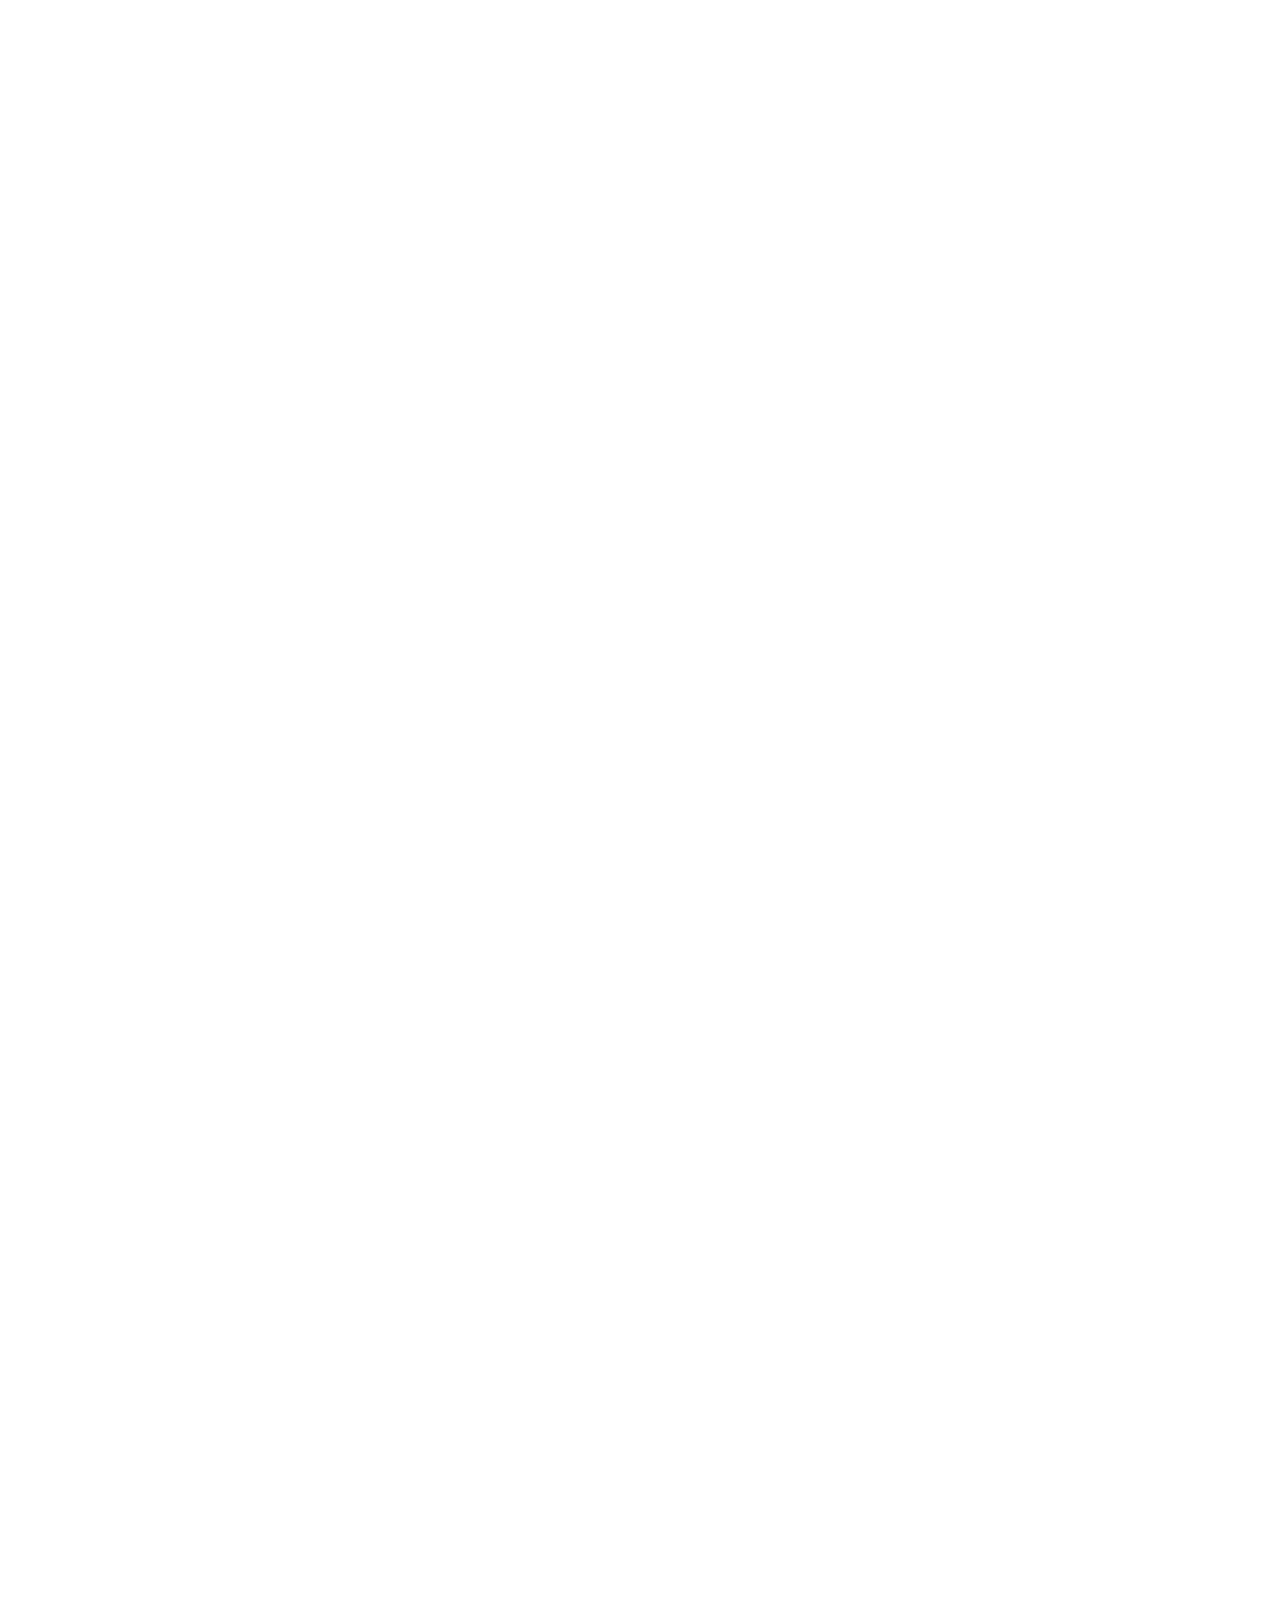
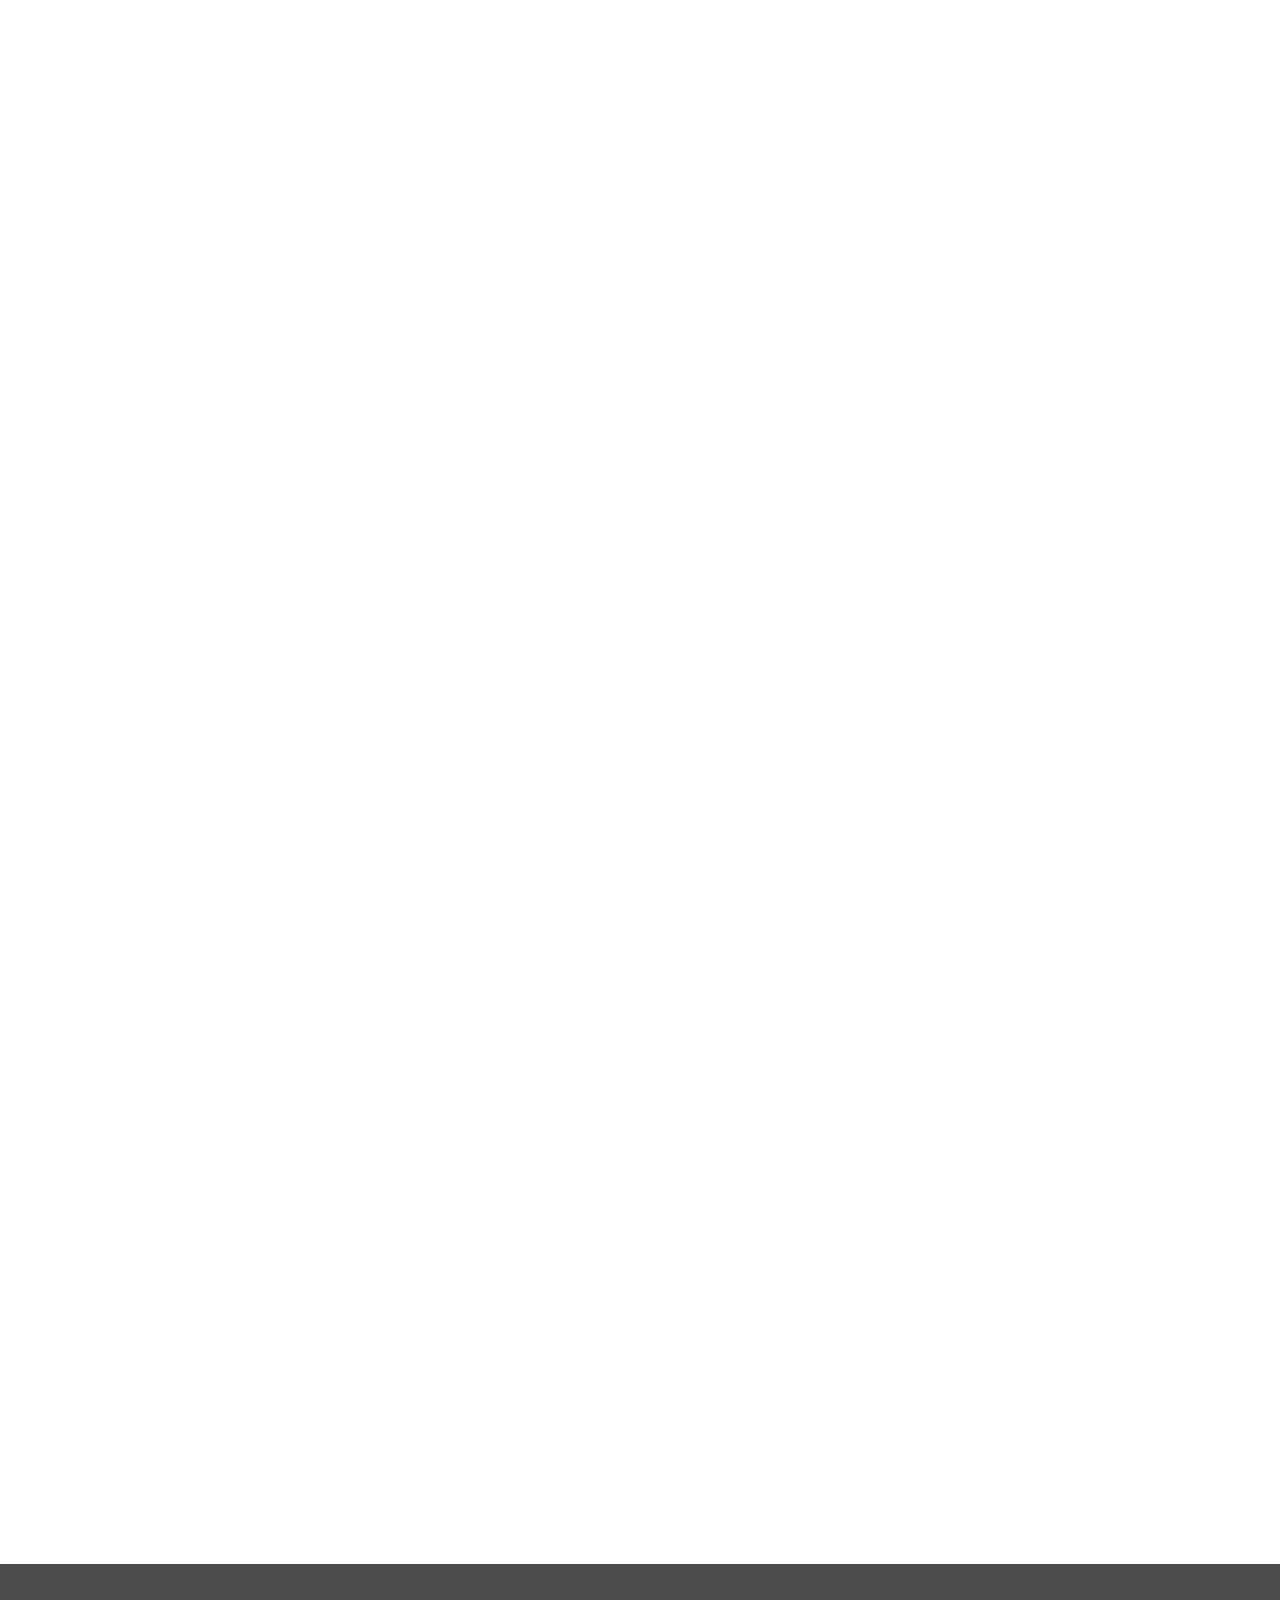
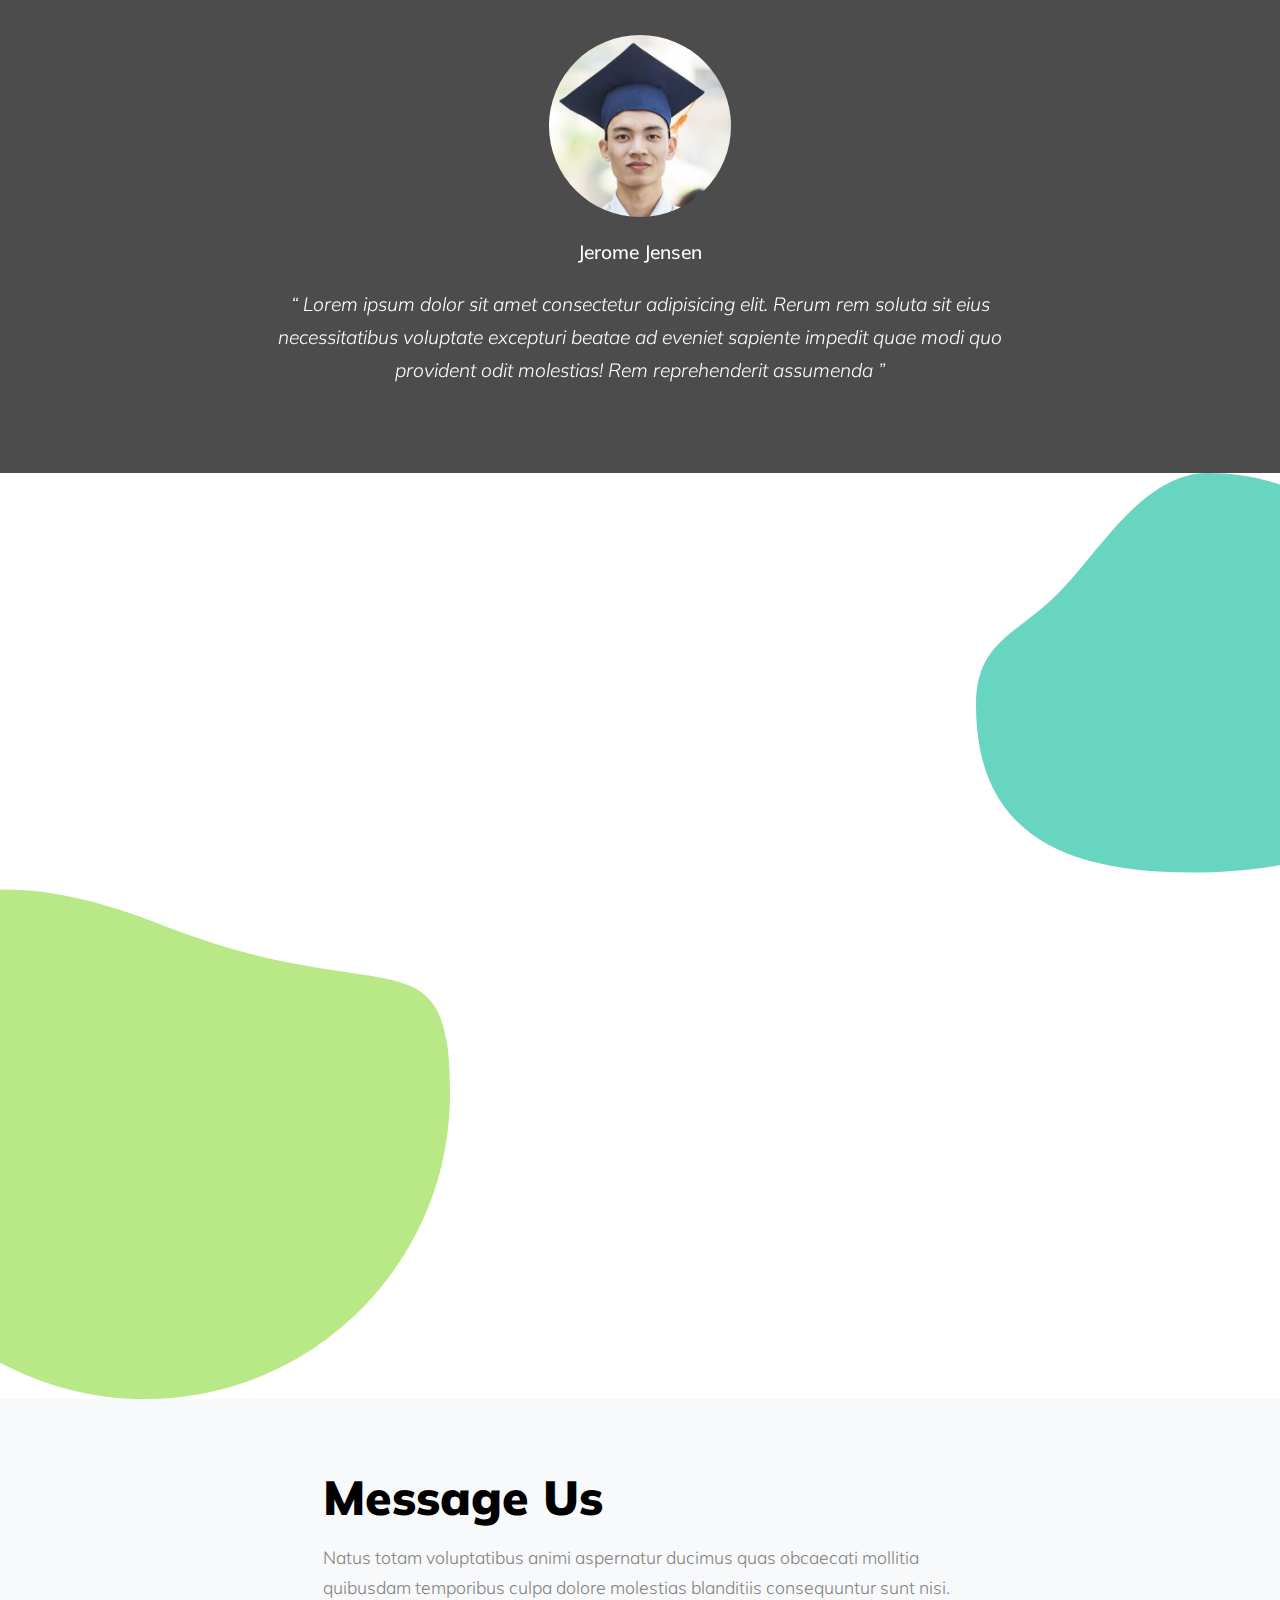
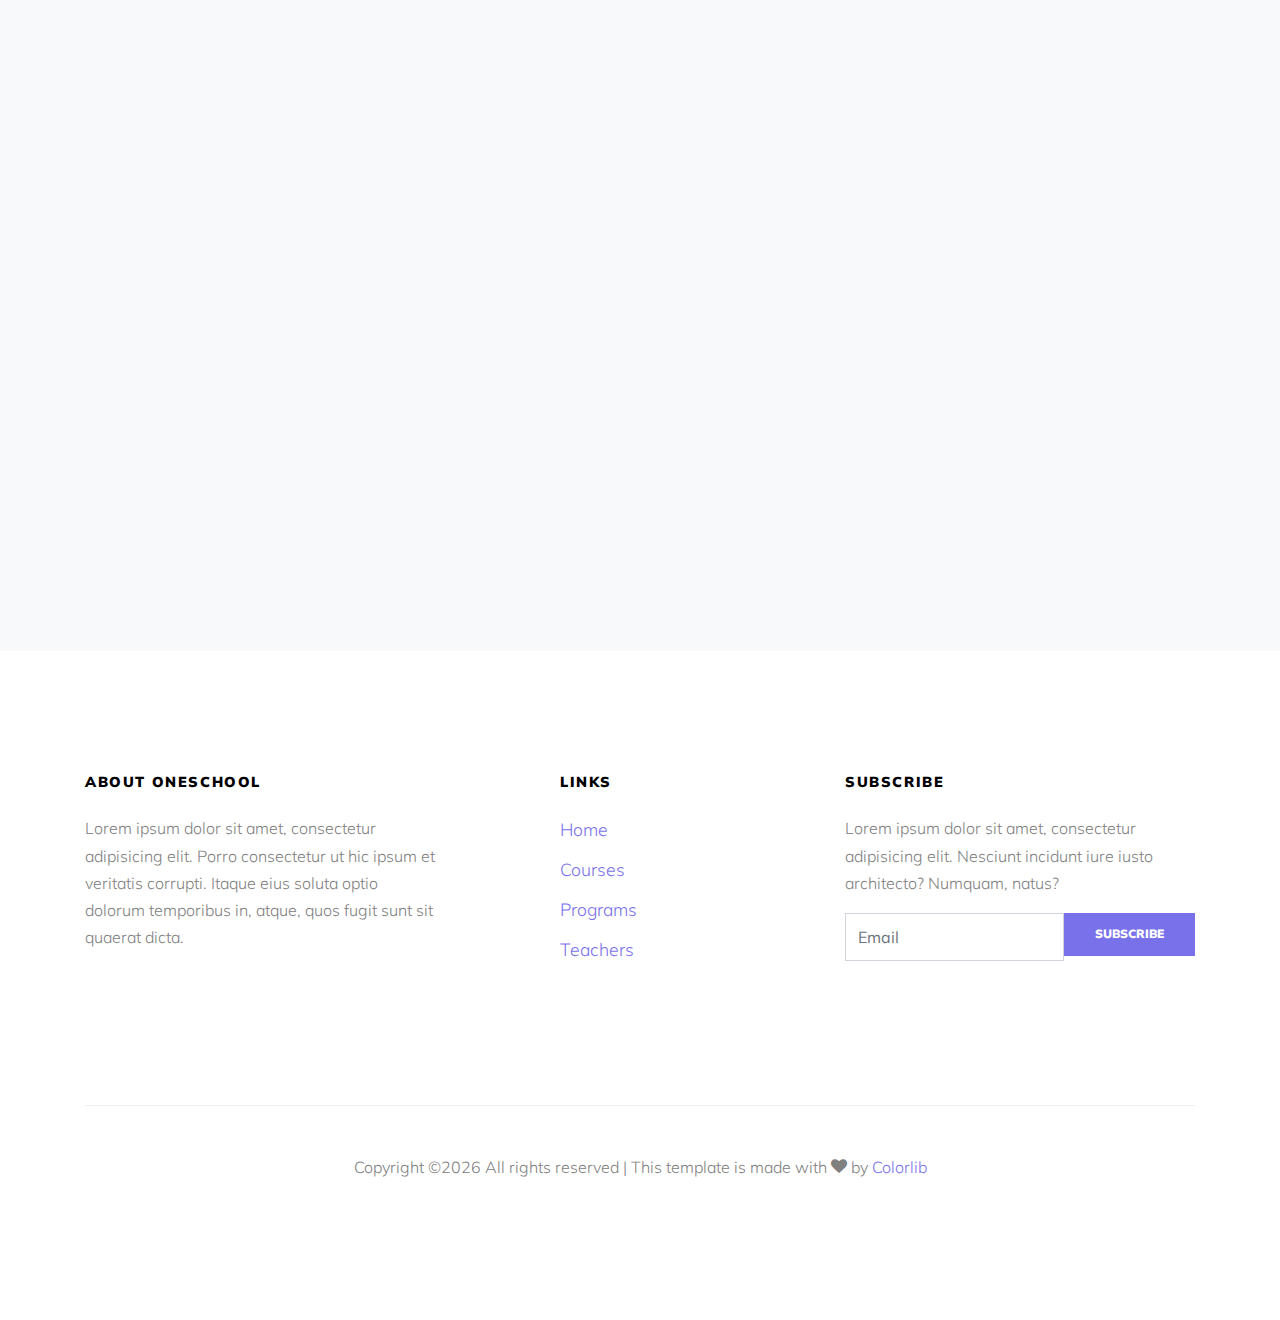
<file: ClickCheck/Prove/Prova1/oneschool-master/index.html>
<!DOCTYPE html>
<html lang="en">
  <head>
    <title>OneSchool &mdash; Website by Colorlib</title>
    <meta charset="utf-8">
    <meta name="viewport" content="width=device-width, initial-scale=1, shrink-to-fit=no">
    
    
    <link href="https://fonts.googleapis.com/css?family=Muli:300,400,700,900" rel="stylesheet">
    <link rel="stylesheet" href="fonts/icomoon/style.css">

    <link rel="stylesheet" href="css/bootstrap.min.css">
    <link rel="stylesheet" href="css/jquery-ui.css">
    <link rel="stylesheet" href="css/owl.carousel.min.css">
    <link rel="stylesheet" href="css/owl.theme.default.min.css">
    <link rel="stylesheet" href="css/owl.theme.default.min.css">

    <link rel="stylesheet" href="css/jquery.fancybox.min.css">

    <link rel="stylesheet" href="css/bootstrap-datepicker.css">

    <link rel="stylesheet" href="fonts/flaticon/font/flaticon.css">

    <link rel="stylesheet" href="css/aos.css">

    <link rel="stylesheet" href="css/style.css">
    
  </head>
  <body data-spy="scroll" data-target=".site-navbar-target" data-offset="300">
  
  <div class="site-wrap">

    <div class="site-mobile-menu site-navbar-target">
      <div class="site-mobile-menu-header">
        <div class="site-mobile-menu-close mt-3">
          <span class="icon-close2 js-menu-toggle"></span>
        </div>
      </div>
      <div class="site-mobile-menu-body"></div>
    </div>
   
    
    <header class="site-navbar py-4 js-sticky-header site-navbar-target" role="banner">
      
      <div class="container-fluid">
        <div class="d-flex align-items-center">
          <div class="site-logo mr-auto w-25"><a href="index.html">OneSchool</a></div>

          <div class="mx-auto text-center">
            <nav class="site-navigation position-relative text-right" role="navigation">
              <ul class="site-menu main-menu js-clone-nav mx-auto d-none d-lg-block  m-0 p-0">
                <li><a href="#home-section" class="nav-link">Home</a></li>
                <li><a href="#courses-section" class="nav-link">Courses</a></li>
                <li><a href="#programs-section" class="nav-link">Programs</a></li>
                <li><a href="#teachers-section" class="nav-link">Teachers</a></li>
              </ul>
            </nav>
          </div>

          <div class="ml-auto w-25">
            <nav class="site-navigation position-relative text-right" role="navigation">
              <ul class="site-menu main-menu site-menu-dark js-clone-nav mr-auto d-none d-lg-block m-0 p-0">
                <li class="cta"><a href="#contact-section" class="nav-link"><span>Contact Us</span></a></li>
              </ul>
            </nav>
            <a href="#" class="d-inline-block d-lg-none site-menu-toggle js-menu-toggle text-black float-right"><span class="icon-menu h3"></span></a>
          </div>
        </div>
      </div>
      
    </header>

    <div class="intro-section" id="home-section">
      
      <div class="slide-1" style="background-image: url('images/hero_1.jpg');" data-stellar-background-ratio="0.5">
        <div class="container">
          <div class="row align-items-center">
            <div class="col-12">
              <div class="row align-items-center">
                <div class="col-lg-6 mb-4">
                  <h1  data-aos="fade-up" data-aos-delay="100">Learn From The Expert</h1>
                  <p class="mb-4"  data-aos="fade-up" data-aos-delay="200">Lorem ipsum dolor sit amet consectetur adipisicing elit. Maxime ipsa nulla sed quis rerum amet natus quas necessitatibus.</p>
                  <p data-aos="fade-up" data-aos-delay="300"><a href="#" class="btn btn-primary py-3 px-5 btn-pill">Admission Now</a></p>

                </div>

                <div class="col-lg-5 ml-auto" data-aos="fade-up" data-aos-delay="500">
                  <form action="" method="post" class="form-box">
                    <h3 class="h4 text-black mb-4">Sign Up</h3>
                    <div class="form-group">
                      <input type="text" class="form-control" placeholder="Email Addresss">
                    </div>
                    <div class="form-group">
                      <input type="password" class="form-control" placeholder="Password">
                    </div>
                    <div class="form-group mb-4">
                      <input type="password" class="form-control" placeholder="Re-type Password">
                    </div>
                    <div class="form-group">
                      <input type="submit" class="btn btn-primary btn-pill" value="Sign up">
                    </div>
                  </form>

                </div>
              </div>
            </div>
            
          </div>
        </div>
      </div>
    </div>

    
    <div class="site-section courses-title" id="courses-section">
      <div class="container">
        <div class="row mb-5 justify-content-center">
          <div class="col-lg-7 text-center" data-aos="fade-up" data-aos-delay="">
            <h2 class="section-title">Courses</h2>
          </div>
        </div>
      </div>
    </div>
    <div class="site-section courses-entry-wrap"  data-aos="fade-up" data-aos-delay="100">
      <div class="container">
        <div class="row">

          <div class="owl-carousel col-12 nonloop-block-14">

            <div class="course bg-white h-100 align-self-stretch">
              <figure class="m-0">
                <a href="course-single.html"><img src="images/img_1.jpg" alt="Image" class="img-fluid"></a>
              </figure>
              <div class="course-inner-text py-4 px-4">
                <span class="course-price">$20</span>
                <div class="meta"><span class="icon-clock-o"></span>4 Lessons / 12 week</div>
                <h3><a href="#">Study Law of Physics</a></h3>
                <p>Lorem ipsum dolor sit amet ipsa nulla adipisicing elit. </p>
              </div>
              <div class="d-flex border-top stats">
                <div class="py-3 px-4"><span class="icon-users"></span> 2,193 students</div>
                <div class="py-3 px-4 w-25 ml-auto border-left"><span class="icon-chat"></span> 2</div>
              </div>
            </div>

            <div class="course bg-white h-100 align-self-stretch">
              <figure class="m-0">
                <a href="course-single.html"><img src="images/img_2.jpg" alt="Image" class="img-fluid"></a>
              </figure>
              <div class="course-inner-text py-4 px-4">
                <span class="course-price">$99</span>
                <div class="meta"><span class="icon-clock-o"></span>4 Lessons / 12 week</div>
                <h3><a href="#">Logo Design Course</a></h3>
                <p>Lorem ipsum dolor sit amet ipsa nulla adipisicing elit. </p>
              </div>
              <div class="d-flex border-top stats">
                <div class="py-3 px-4"><span class="icon-users"></span> 2,193 students</div>
                <div class="py-3 px-4 w-25 ml-auto border-left"><span class="icon-chat"></span> 2</div>
              </div>
            </div>

            <div class="course bg-white h-100 align-self-stretch">
              <figure class="m-0">
                <a href="course-single.html"><img src="images/img_3.jpg" alt="Image" class="img-fluid"></a>
              </figure>
              <div class="course-inner-text py-4 px-4">
                <span class="course-price">$99</span>
                <div class="meta"><span class="icon-clock-o"></span>4 Lessons / 12 week</div>
                <h3><a href="#">JS Programming Language</a></h3>
                <p>Lorem ipsum dolor sit amet ipsa nulla adipisicing elit. </p>
              </div>
              <div class="d-flex border-top stats">
                <div class="py-3 px-4"><span class="icon-users"></span> 2,193 students</div>
                <div class="py-3 px-4 w-25 ml-auto border-left"><span class="icon-chat"></span> 2</div>
              </div>
            </div>



            <div class="course bg-white h-100 align-self-stretch">
              <figure class="m-0">
                <a href="course-single.html"><img src="images/img_4.jpg" alt="Image" class="img-fluid"></a>
              </figure>
              <div class="course-inner-text py-4 px-4">
                <span class="course-price">$20</span>
                <div class="meta"><span class="icon-clock-o"></span>4 Lessons / 12 week</div>
                <h3><a href="#">Study Law of Physics</a></h3>
                <p>Lorem ipsum dolor sit amet ipsa nulla adipisicing elit. </p>
              </div>
              <div class="d-flex border-top stats">
                <div class="py-3 px-4"><span class="icon-users"></span> 2,193 students</div>
                <div class="py-3 px-4 w-25 ml-auto border-left"><span class="icon-chat"></span> 2</div>
              </div>
            </div>

            <div class="course bg-white h-100 align-self-stretch">
              <figure class="m-0">
                <a href="course-single.html"><img src="images/img_5.jpg" alt="Image" class="img-fluid"></a>
              </figure>
              <div class="course-inner-text py-4 px-4">
                <span class="course-price">$99</span>
                <div class="meta"><span class="icon-clock-o"></span>4 Lessons / 12 week</div>
                <h3><a href="#">Logo Design Course</a></h3>
                <p>Lorem ipsum dolor sit amet ipsa nulla adipisicing elit. </p>
              </div>
              <div class="d-flex border-top stats">
                <div class="py-3 px-4"><span class="icon-users"></span> 2,193 students</div>
                <div class="py-3 px-4 w-25 ml-auto border-left"><span class="icon-chat"></span> 2</div>
              </div>
            </div>

            <div class="course bg-white h-100 align-self-stretch">
              <figure class="m-0">
                <a href="course-single.html"><img src="images/img_6.jpg" alt="Image" class="img-fluid"></a>
              </figure>
              <div class="course-inner-text py-4 px-4">
                <span class="course-price">$99</span>
                <div class="meta"><span class="icon-clock-o"></span>4 Lessons / 12 week</div>
                <h3><a href="#">JS Programming Language</a></h3>
                <p>Lorem ipsum dolor sit amet ipsa nulla adipisicing elit. </p>
              </div>
              <div class="d-flex border-top stats">
                <div class="py-3 px-4"><span class="icon-users"></span> 2,193 students</div>
                <div class="py-3 px-4 w-25 ml-auto border-left"><span class="icon-chat"></span> 2</div>
              </div>
            </div>

          </div>

         

        </div>
        <div class="row justify-content-center">
          <div class="col-7 text-center">
            <button class="customPrevBtn btn btn-primary m-1">Prev</button>
            <button class="customNextBtn btn btn-primary m-1">Next</button>
          </div>
        </div>
      </div>
    </div>


    <div class="site-section" id="programs-section">
      <div class="container">
        <div class="row mb-5 justify-content-center">
          <div class="col-lg-7 text-center"  data-aos="fade-up" data-aos-delay="">
            <h2 class="section-title">Our Programs</h2>
            <p>Lorem ipsum dolor sit amet, consectetur adipisicing elit. Magnam repellat aut neque! Doloribus sunt non aut reiciendis, vel recusandae obcaecati hic dicta repudiandae in quas quibusdam ullam, illum sed veniam!</p>
          </div>
        </div>
        <div class="row mb-5 align-items-center">
          <div class="col-lg-7 mb-5" data-aos="fade-up" data-aos-delay="100">
            <img src="images/undraw_youtube_tutorial.svg" alt="Image" class="img-fluid">
          </div>
          <div class="col-lg-4 ml-auto" data-aos="fade-up" data-aos-delay="200">
            <h2 class="text-black mb-4">We Are Excellent In Education</h2>
            <p class="mb-4">Lorem ipsum dolor sit amet consectetur adipisicing elit. Rem maxime nam porro possimus fugiat quo molestiae illo.</p>

            <div class="d-flex align-items-center custom-icon-wrap mb-3">
              <span class="custom-icon-inner mr-3"><span class="icon icon-graduation-cap"></span></span>
              <div><h3 class="m-0">22,931 Yearly Graduates</h3></div>
            </div>

            <div class="d-flex align-items-center custom-icon-wrap">
              <span class="custom-icon-inner mr-3"><span class="icon icon-university"></span></span>
              <div><h3 class="m-0">150 Universities Worldwide</h3></div>
            </div>

          </div>
        </div>

        <div class="row mb-5 align-items-center">
          <div class="col-lg-7 mb-5 order-1 order-lg-2" data-aos="fade-up" data-aos-delay="100">
            <img src="images/undraw_teaching.svg" alt="Image" class="img-fluid">
          </div>
          <div class="col-lg-4 mr-auto order-2 order-lg-1" data-aos="fade-up" data-aos-delay="200">
            <h2 class="text-black mb-4">Strive for Excellent</h2>
            <p class="mb-4">Lorem ipsum dolor sit amet consectetur adipisicing elit. Rem maxime nam porro possimus fugiat quo molestiae illo.</p>

            <div class="d-flex align-items-center custom-icon-wrap mb-3">
              <span class="custom-icon-inner mr-3"><span class="icon icon-graduation-cap"></span></span>
              <div><h3 class="m-0">22,931 Yearly Graduates</h3></div>
            </div>

            <div class="d-flex align-items-center custom-icon-wrap">
              <span class="custom-icon-inner mr-3"><span class="icon icon-university"></span></span>
              <div><h3 class="m-0">150 Universities Worldwide</h3></div>
            </div>

          </div>
        </div>

        <div class="row mb-5 align-items-center">
          <div class="col-lg-7 mb-5" data-aos="fade-up" data-aos-delay="100">
            <img src="images/undraw_teacher.svg" alt="Image" class="img-fluid">
          </div>
          <div class="col-lg-4 ml-auto" data-aos="fade-up" data-aos-delay="200">
            <h2 class="text-black mb-4">Education is life</h2>
            <p class="mb-4">Lorem ipsum dolor sit amet consectetur adipisicing elit. Rem maxime nam porro possimus fugiat quo molestiae illo.</p>

            <div class="d-flex align-items-center custom-icon-wrap mb-3">
              <span class="custom-icon-inner mr-3"><span class="icon icon-graduation-cap"></span></span>
              <div><h3 class="m-0">22,931 Yearly Graduates</h3></div>
            </div>

            <div class="d-flex align-items-center custom-icon-wrap">
              <span class="custom-icon-inner mr-3"><span class="icon icon-university"></span></span>
              <div><h3 class="m-0">150 Universities Worldwide</h3></div>
            </div>

          </div>
        </div>

      </div>
    </div>

    <div class="site-section" id="teachers-section">
      <div class="container">

        <div class="row mb-5 justify-content-center">
          <div class="col-lg-7 mb-5 text-center"  data-aos="fade-up" data-aos-delay="">
            <h2 class="section-title">Our Teachers</h2>
            <p class="mb-5">Lorem ipsum dolor sit amet, consectetur adipisicing elit. Magnam repellat aut neque! Doloribus sunt non aut reiciendis, vel recusandae obcaecati hic dicta repudiandae in quas quibusdam ullam, illum sed veniam!</p>
          </div>
        </div>

        <div class="row">

          <div class="col-md-6 col-lg-4 mb-4" data-aos="fade-up" data-aos-delay="100">
            <div class="teacher text-center">
              <img src="images/person_1.jpg" alt="Image" class="img-fluid w-50 rounded-circle mx-auto mb-4">
              <div class="py-2">
                <h3 class="text-black">Benjamin Stone</h3>
                <p class="position">Physics Teacher</p>
                <p>Lorem ipsum dolor sit amet, consectetur adipisicing elit. Porro eius suscipit delectus enim iusto tempora, adipisci at provident.</p>
              </div>
            </div>
          </div>

          <div class="col-md-6 col-lg-4 mb-4" data-aos="fade-up" data-aos-delay="200">
            <div class="teacher text-center">
              <img src="images/person_2.jpg" alt="Image" class="img-fluid w-50 rounded-circle mx-auto mb-4">
              <div class="py-2">
                <h3 class="text-black">Katleen Stone</h3>
                <p class="position">Physics Teacher</p>
                <p>Lorem ipsum dolor sit amet, consectetur adipisicing elit. Porro eius suscipit delectus enim iusto tempora, adipisci at provident.</p>
              </div>
            </div>
          </div>

          <div class="col-md-6 col-lg-4 mb-4" data-aos="fade-up" data-aos-delay="300">
            <div class="teacher text-center">
              <img src="images/person_3.jpg" alt="Image" class="img-fluid w-50 rounded-circle mx-auto mb-4">
              <div class="py-2">
                <h3 class="text-black">Sadie White</h3>
                <p class="position">Physics Teacher</p>
                <p>Lorem ipsum dolor sit amet, consectetur adipisicing elit. Porro eius suscipit delectus enim iusto tempora, adipisci at provident.</p>
              </div>
            </div>
          </div>
        </div>
      </div>
    </div>

    <div class="site-section bg-image overlay" style="background-image: url('images/hero_1.jpg');">
      <div class="container">
        <div class="row justify-content-center align-items-center">
          <div class="col-md-8 text-center testimony">
            <img src="images/person_4.jpg" alt="Image" class="img-fluid w-25 mb-4 rounded-circle">
            <h3 class="mb-4">Jerome Jensen</h3>
            <blockquote>
              <p>&ldquo; Lorem ipsum dolor sit amet consectetur adipisicing elit. Rerum rem soluta sit eius necessitatibus voluptate excepturi beatae ad eveniet sapiente impedit quae modi quo provident odit molestias! Rem reprehenderit assumenda &rdquo;</p>
            </blockquote>
          </div>
        </div>
      </div>
    </div>

    <div class="site-section pb-0">

      <div class="future-blobs">
        <div class="blob_2">
          <img src="images/blob_2.svg" alt="Image">
        </div>
        <div class="blob_1">
          <img src="images/blob_1.svg" alt="Image">
        </div>
      </div>
      <div class="container">
        <div class="row mb-5 justify-content-center" data-aos="fade-up" data-aos-delay="">
          <div class="col-lg-7 text-center">
            <h2 class="section-title">Why Choose Us</h2>
          </div>
        </div>
        <div class="row">
          <div class="col-lg-4 ml-auto align-self-start"  data-aos="fade-up" data-aos-delay="100">

            <div class="p-4 rounded bg-white why-choose-us-box">

              <div class="d-flex align-items-center custom-icon-wrap custom-icon-light mb-3">
                <div class="mr-3"><span class="custom-icon-inner"><span class="icon icon-graduation-cap"></span></span></div>
                <div><h3 class="m-0">22,931 Yearly Graduates</h3></div>
              </div>

              <div class="d-flex align-items-center custom-icon-wrap custom-icon-light mb-3">
                <div class="mr-3"><span class="custom-icon-inner"><span class="icon icon-university"></span></span></div>
                <div><h3 class="m-0">150 Universities Worldwide</h3></div>
              </div>

              <div class="d-flex align-items-center custom-icon-wrap custom-icon-light mb-3">
                <div class="mr-3"><span class="custom-icon-inner"><span class="icon icon-graduation-cap"></span></span></div>
                <div><h3 class="m-0">Top Professionals in The World</h3></div>
              </div>

              <div class="d-flex align-items-center custom-icon-wrap custom-icon-light mb-3">
                <div class="mr-3"><span class="custom-icon-inner"><span class="icon icon-university"></span></span></div>
                <div><h3 class="m-0">Expand Your Knowledge</h3></div>
              </div>

              <div class="d-flex align-items-center custom-icon-wrap custom-icon-light mb-3">
                <div class="mr-3"><span class="custom-icon-inner"><span class="icon icon-graduation-cap"></span></span></div>
                <div><h3 class="m-0">Best Online Teaching Assistant Courses</h3></div>
              </div>

              <div class="d-flex align-items-center custom-icon-wrap custom-icon-light">
                <div class="mr-3"><span class="custom-icon-inner"><span class="icon icon-university"></span></span></div>
                <div><h3 class="m-0">Best Teachers</h3></div>
              </div>

            </div>


          </div>
          <div class="col-lg-7 align-self-end"  data-aos="fade-left" data-aos-delay="200">
            <img src="images/person_transparent.png" alt="Image" class="img-fluid">
          </div>
        </div>
      </div>
    </div>

    



    <div class="site-section bg-light" id="contact-section">
      <div class="container">

        <div class="row justify-content-center">
          <div class="col-md-7">


            
            <h2 class="section-title mb-3">Message Us</h2>
            <p class="mb-5">Natus totam voluptatibus animi aspernatur ducimus quas obcaecati mollitia quibusdam temporibus culpa dolore molestias blanditiis consequuntur sunt nisi.</p>
          
            <form method="post" data-aos="fade">
              <div class="form-group row">
                <div class="col-md-6 mb-3 mb-lg-0">
                  <input type="text" class="form-control" placeholder="First name">
                </div>
                <div class="col-md-6">
                  <input type="text" class="form-control" placeholder="Last name">
                </div>
              </div>

              <div class="form-group row">
                <div class="col-md-12">
                  <input type="text" class="form-control" placeholder="Subject">
                </div>
              </div>

              <div class="form-group row">
                <div class="col-md-12">
                  <input type="email" class="form-control" placeholder="Email">
                </div>
              </div>
              <div class="form-group row">
                <div class="col-md-12">
                  <textarea class="form-control" id="" cols="30" rows="10" placeholder="Write your message here."></textarea>
                </div>
              </div>

              <div class="form-group row">
                <div class="col-md-6">
                  
                  <input type="submit" class="btn btn-primary py-3 px-5 btn-block btn-pill" value="Send Message">
                </div>
              </div>

            </form>
          </div>
        </div>
      </div>
    </div>
    
     
    <footer class="footer-section bg-white">
      <div class="container">
        <div class="row">
          <div class="col-md-4">
            <h3>About OneSchool</h3>
            <p>Lorem ipsum dolor sit amet, consectetur adipisicing elit. Porro consectetur ut hic ipsum et veritatis corrupti. Itaque eius soluta optio dolorum temporibus in, atque, quos fugit sunt sit quaerat dicta.</p>
          </div>

          <div class="col-md-3 ml-auto">
            <h3>Links</h3>
            <ul class="list-unstyled footer-links">
              <li><a href="#">Home</a></li>
              <li><a href="#">Courses</a></li>
              <li><a href="#">Programs</a></li>
              <li><a href="#">Teachers</a></li>
            </ul>
          </div>

          <div class="col-md-4">
            <h3>Subscribe</h3>
            <p>Lorem ipsum dolor sit amet, consectetur adipisicing elit. Nesciunt incidunt iure iusto architecto? Numquam, natus?</p>
            <form action="#" class="footer-subscribe">
              <div class="d-flex mb-5">
                <input type="text" class="form-control rounded-0" placeholder="Email">
                <input type="submit" class="btn btn-primary rounded-0" value="Subscribe">
              </div>
            </form>
          </div>

        </div>

        <div class="row pt-5 mt-5 text-center">
          <div class="col-md-12">
            <div class="border-top pt-5">
            <p>
        <!-- Link back to Colorlib can't be removed. Template is licensed under CC BY 3.0. -->
        Copyright &copy;<script>document.write(new Date().getFullYear());</script> All rights reserved | This template is made with <i class="icon-heart" aria-hidden="true"></i> by <a href="https://colorlib.com" target="_blank" >Colorlib</a>
        <!-- Link back to Colorlib can't be removed. Template is licensed under CC BY 3.0. -->
      </p>
            </div>
          </div>
          
        </div>
      </div>
    </footer>

  
    
  </div> <!-- .site-wrap -->

  <script src="js/jquery-3.3.1.min.js"></script>
  <script src="js/jquery-migrate-3.0.1.min.js"></script>
  <script src="js/jquery-ui.js"></script>
  <script src="js/popper.min.js"></script>
  <script src="js/bootstrap.min.js"></script>
  <script src="js/owl.carousel.min.js"></script>
  <script src="js/jquery.stellar.min.js"></script>
  <script src="js/jquery.countdown.min.js"></script>
  <script src="js/bootstrap-datepicker.min.js"></script>
  <script src="js/jquery.easing.1.3.js"></script>
  <script src="js/aos.js"></script>
  <script src="js/jquery.fancybox.min.js"></script>
  <script src="js/jquery.sticky.js"></script>

  
  <script src="js/main.js"></script>
    
  </body>
</html>
</file>
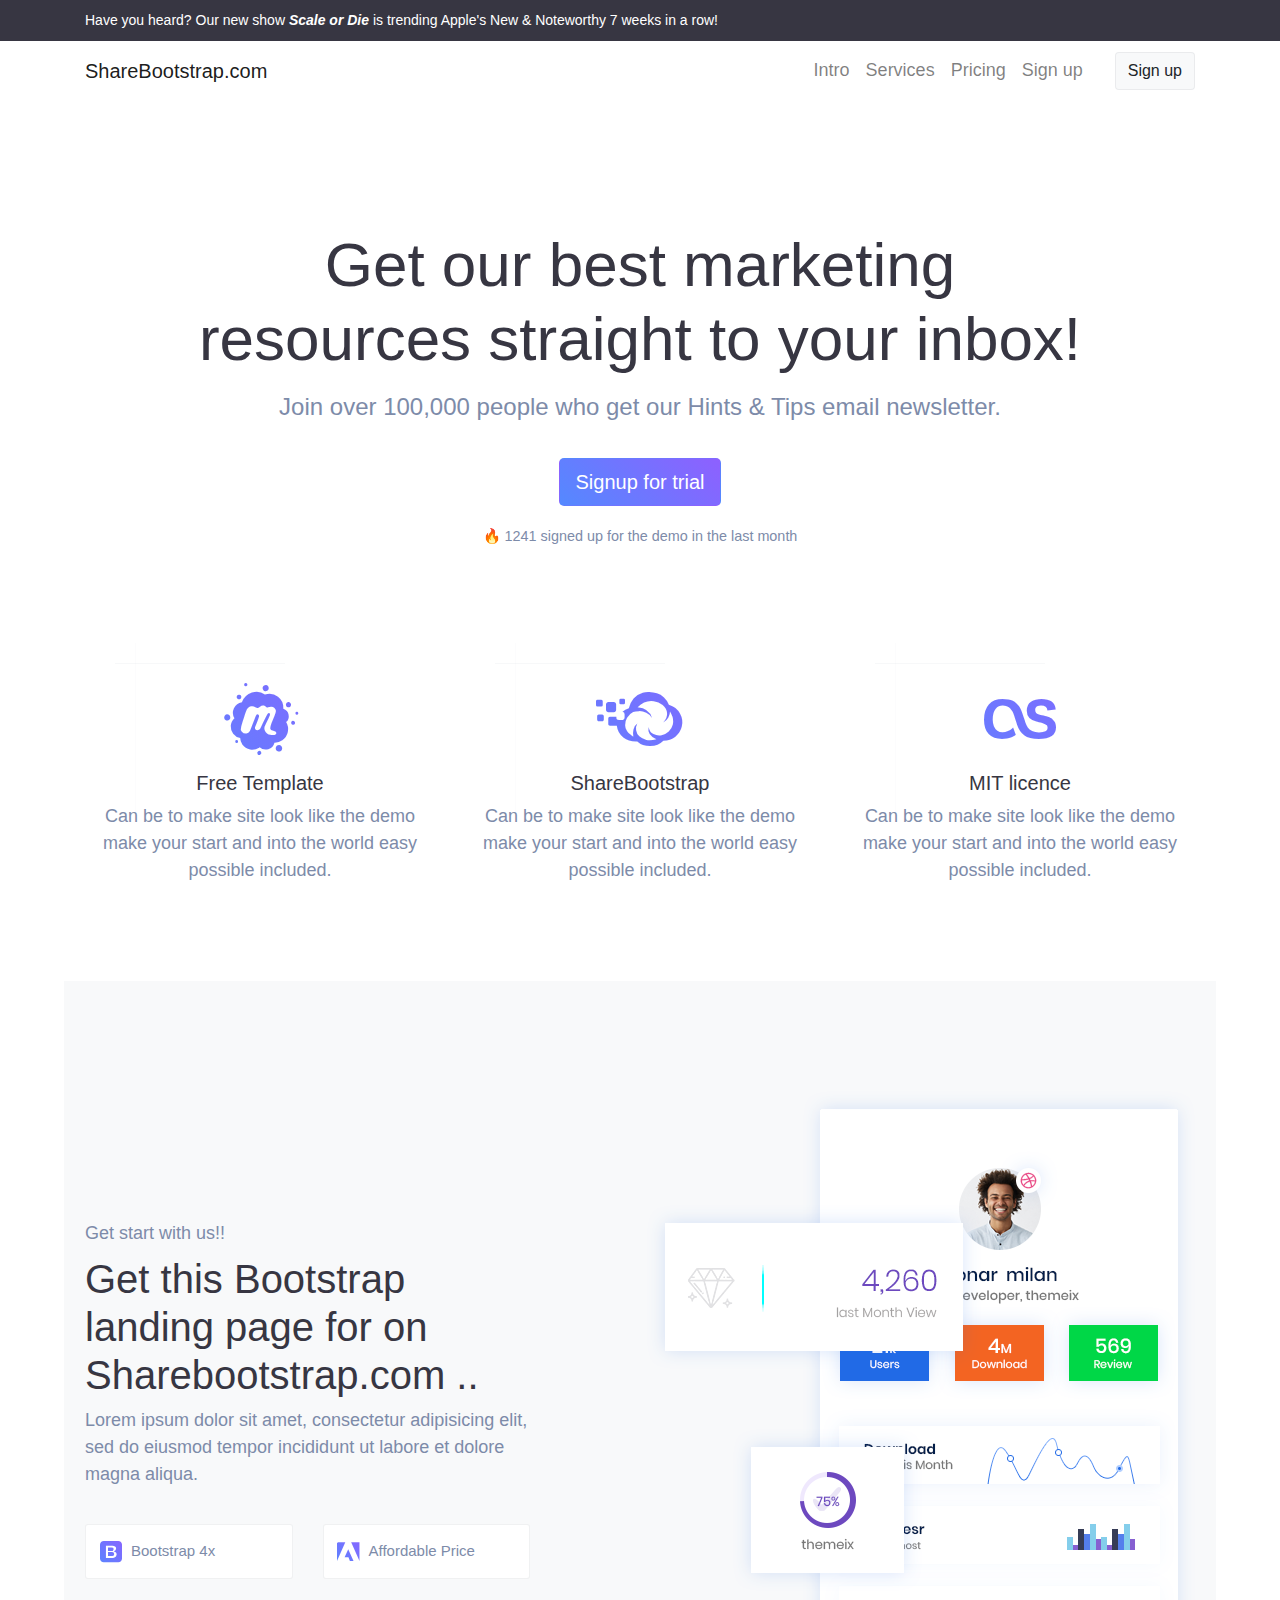
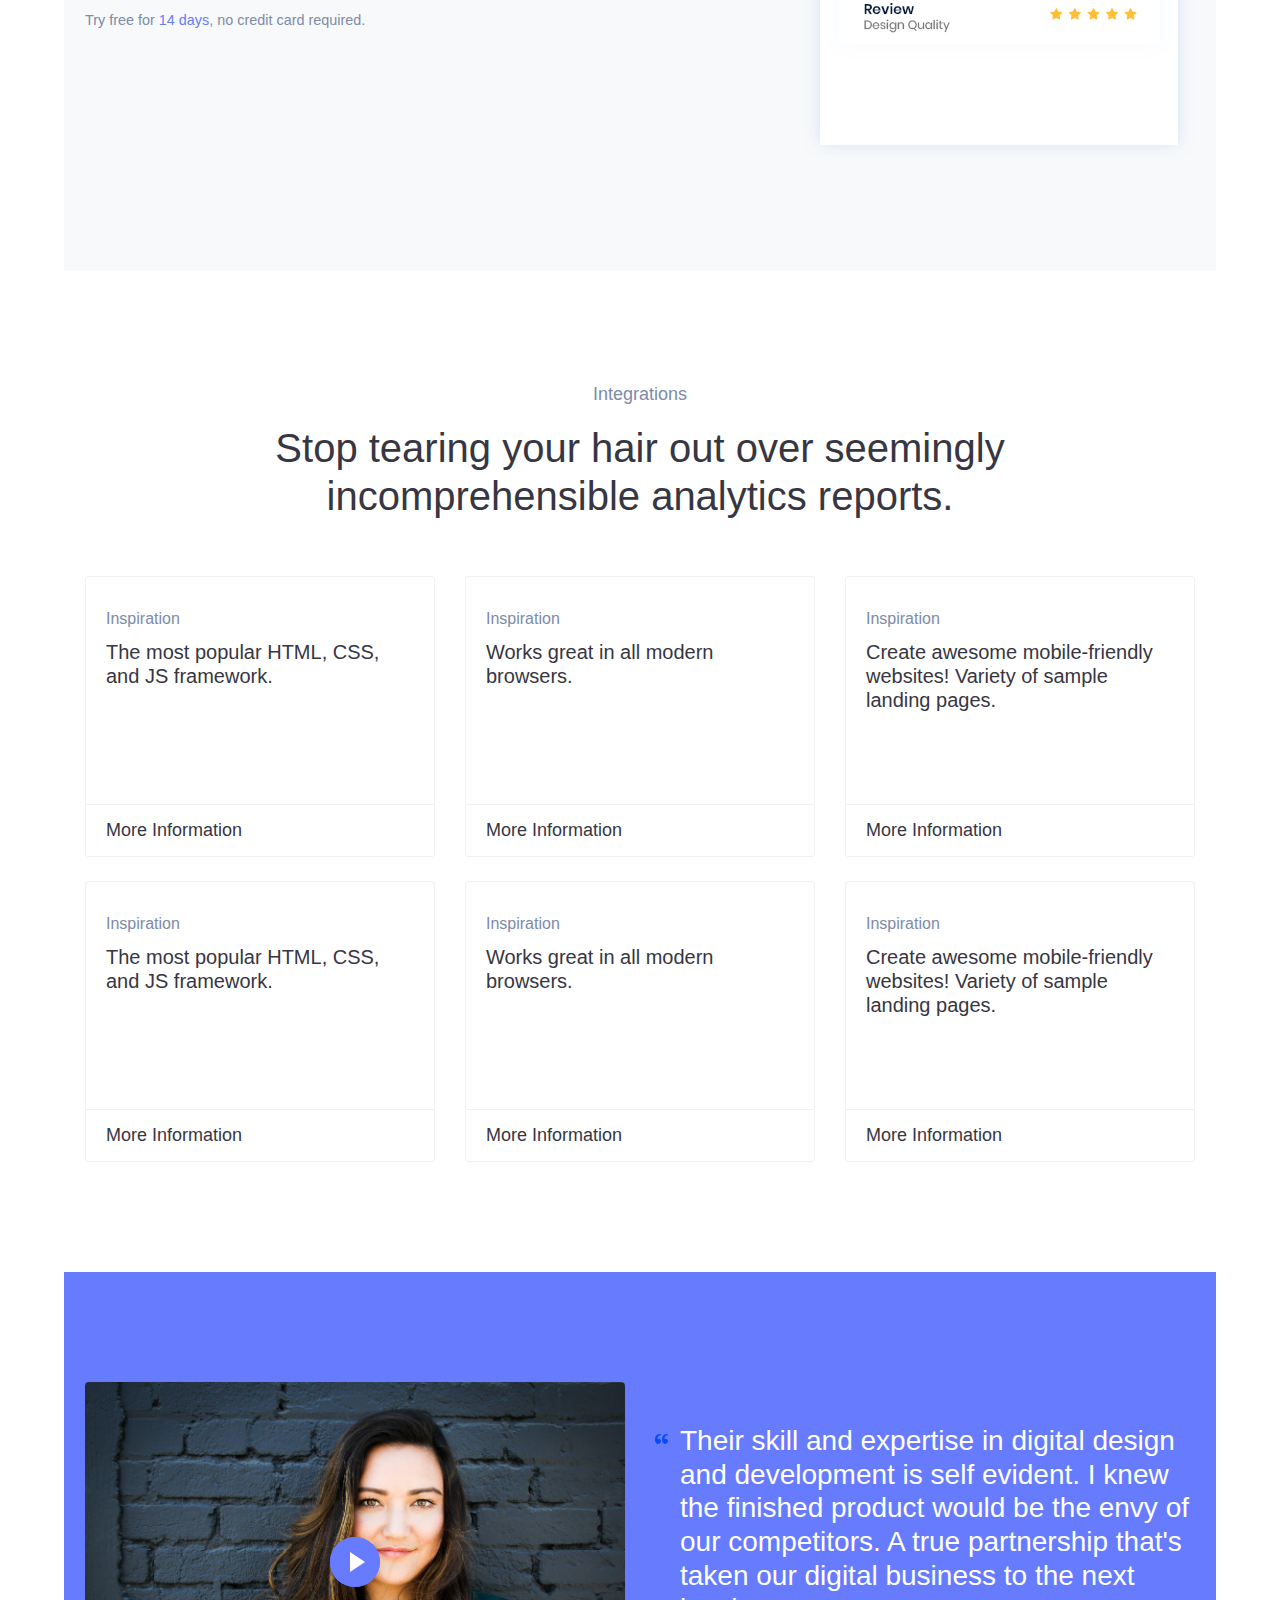
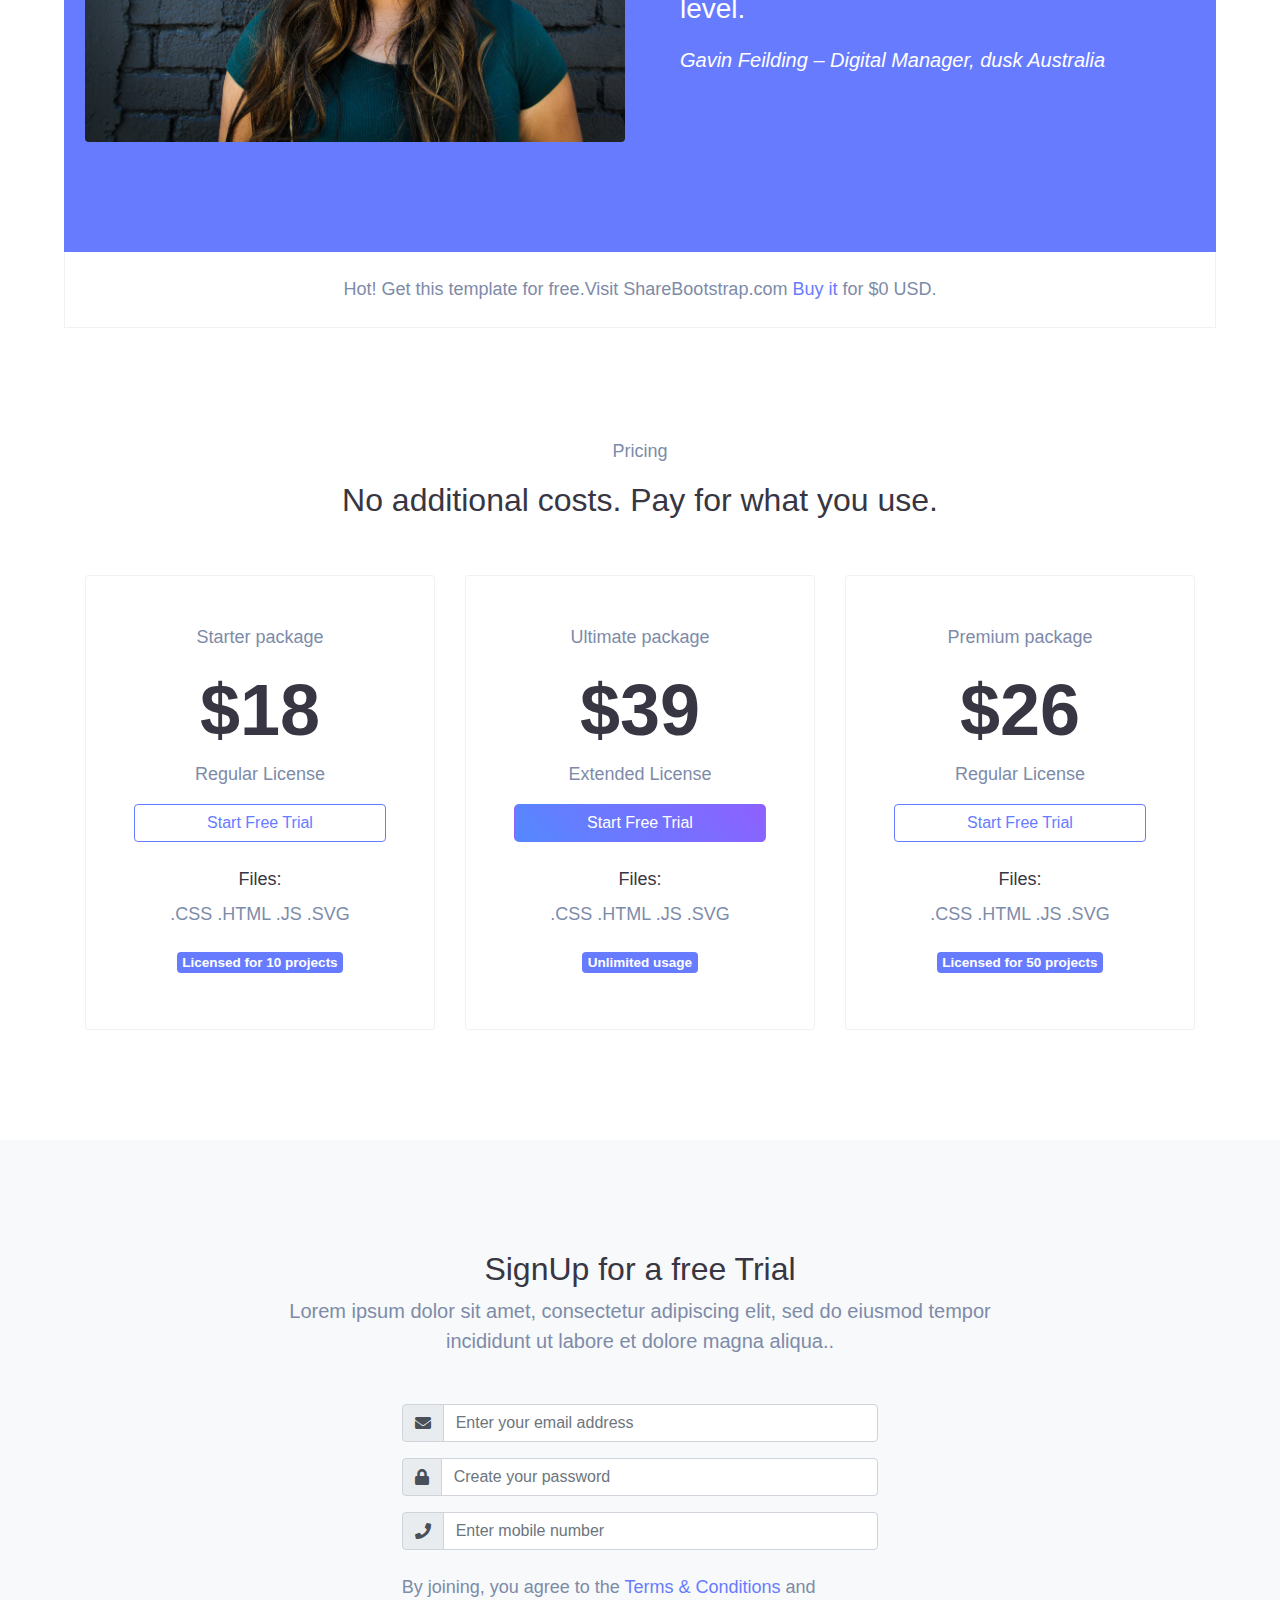
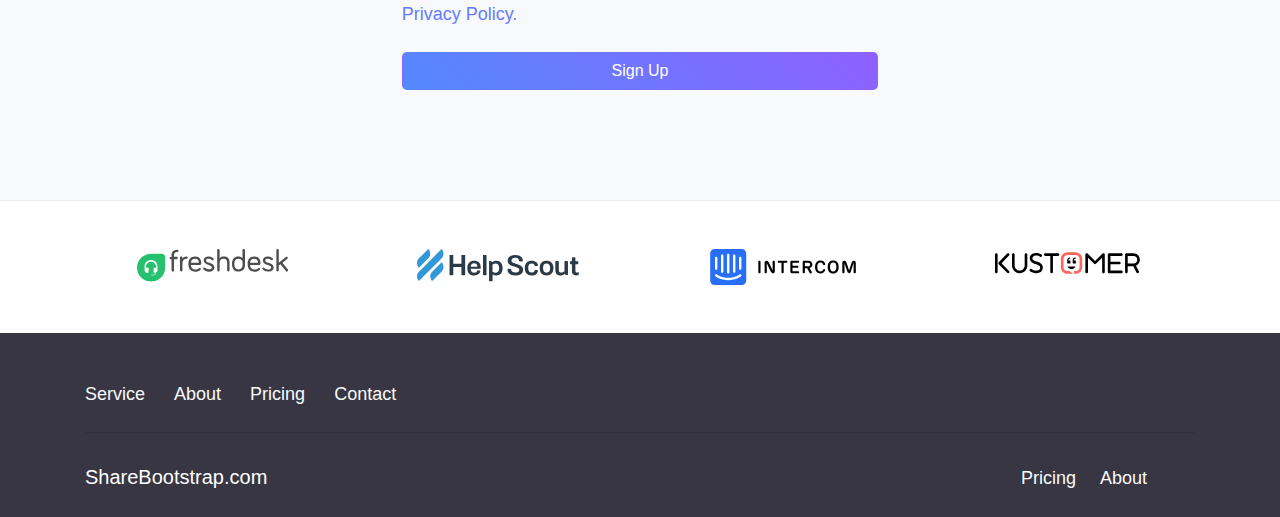
<file: ClickCheck/Prove/Prova3/lander-master/index.html>
<!DOCTYPE html>
<html lang="en">

<head>
    <meta charset="utf-8">
    <meta name="viewport" content="width=device-width, initial-scale=1, shrink-to-fit=no">
    <meta name="description" content="">
    <meta name="author" content="">
    <title>Start Bootstrap Clear Template</title>
    <!-- Bootstrap Core CSS -->
    <link href="vendor/bootstrap/css/bootstrap.min.css" rel="stylesheet">
    <!-- Custom Fonts -->
    <link href="vendor/fontawesome-free/css/all.min.css" rel="stylesheet" type="text/css">
    <link href="https://fonts.googleapis.com/css?family=Source+Sans+Pro:300,400,700,300italic,400italic,700italic" rel="stylesheet" type="text/css">
    <link href="vendor/simple-line-icons/css/simple-line-icons.css" rel="stylesheet">
    <!-- Custom CSS -->
    <link href="css/style.min.css" rel="stylesheet">
    <link href="css/custom.css" rel="stylesheet">
</head>

<body>
    <!-- top bar -->
    <div class="top-bar">
        <div class="container">
            <div class="row">
                <div class="col-md-9">Have you heard?&nbsp;Our new show <strong><em>Scale or Die</em></strong><em> </em>is trending Apple's New &amp; Noteworthy 7 weeks in a row!</div>
            </div>
        </div>
    </div>
    <!-- Navigation -->
    <nav id="mainNav" class="navbar navbar-expand-lg navbar-light">
        <div class="container"> <a class="navbar-brand js-scroll-trigger" href="#page-top">ShareBootstrap.com</a>
            <button class="navbar-toggler" type="button" data-toggle="collapse" data-target="#navbarResponsive" aria-controls="navbarResponsive" aria-expanded="false" aria-label="Toggle navigation"> <span class="navbar-toggler-icon"></span> </button>
            <div class="collapse navbar-collapse" id="navbarResponsive">
                <ul class="navbar-nav ml-auto">
                    <li class="nav-item"> <a class="nav-link js-scroll-trigger" href="#intro">Intro</a> </li>
                    <li class="nav-item"> <a class="nav-link js-scroll-trigger" href="#service">Services</a> </li>
                    <li class="nav-item"> <a class="nav-link js-scroll-trigger" href="#pricing">Pricing</a> </li>
                    <li class="nav-item"> <a class="nav-link js-scroll-trigger" href="#signup">Sign up</a> </li>
                </ul>
            </div> <a class="btn btn-light bg-light border ml-4" href="#">Sign up</a>
        </div>
    </nav>
    <!-- Header -->
    <section class="hero space-md">
        <div class="container">
            <div class="row d-flex align-items-center justify-content-center text-center">
                <div class="col-md-10">
                    <div class="title-content-warpper">
                        <h1>Get our best marketing resources straight to your inbox!</h1>
                    </div>
                    <h4 class="mt-3 mb-3"> Join over 100,000 people who get our Hints & Tips email newsletter.</h4>
                    <p><a href="#" class="btn btn-lg btn-gradient">Signup for trial</a></p>
                    <p><small>🔥 1241 signed up for the demo in the last month </small></p>
                </div>
            </div>
            <!-- intro feature box -->
            <div class="mt-5 mb-5">
                <div class="row text-center">
                    <div class="col-12 col-md-4">
                        <div class="feature-box">
                            <div class="mb-2">
                                <div class="icon display-3 mb-3"><i class="fab fa-meetup"></i></div>
                                <h5>Free Template</h5>
                                <p>Can be to make site look like the demo make your start and into the world easy possible included.</p>
                            </div>
                        </div>
                        <!-- // end of Feture box -->
                    </div>
                    <div class="col-12 col-md-4">
                        <div class="feature-box">
                            <div class="mb-2">
                                <div class="icon display-3 mb-3"><i class="fab fa-cloudversify"></i></div>
                                <h5>ShareBootstrap</h5>
                                <p>Can be to make site look like the demo make your start and into the world easy possible included.</p>
                            </div>
                        </div>
                        <!-- // end of Feture box -->
                    </div>
                    <div class="col-12 col-md-4">
                        <div class="feature-box">
                            <div class="mb-2">
                                <div class="icon display-3 mb-3"><i class="fab fa-lastfm"></i></div>
                                <h5>MIT licence</h5>
                                <p>Can be to make site look like the demo make your start and into the world easy possible included.</p>
                            </div>
                        </div>
                        <!-- // end of Feture box -->
                    </div>
                </div>
            </div>
        </div>
    </section>

    <!-- info section -->
    <section id="intro" class="">
        <div class="w-90 bg-light space-md">
            <div class="container">
                <div class="row align-items-center">
                    <div class="col-lg-5">
                        <div class="side-feature md-m-25px-b">
                            <div class="feature-content">
                                <label>Get start with us!!</label>
                                <h1 class="black-color font-alt">Get this Bootstrap landing page for on Sharebootstrap.com ..</h1>
                                <div class="line">
                                    <p>Lorem ipsum dolor sit amet, consectetur adipisicing elit, sed do eiusmod tempor incididunt ut labore et dolore magna aliqua.</p>
                                </div>
                                <div class="row">
                                    <div class="col-md-6">
                                        <ul class="border-list">
                                            <li><span><i class="fab fa-bootstrap"></i></span>Bootstrap 4x</li>
                                        </ul>
                                    </div>
                                    <div class="col-md-6">
                                        <ul class="border-list">
                                            <li><span><i class="fab fa-adobe"></i> </span>Affordable Price</li>
                                        </ul>
                                    </div>
                                </div>
                                <small class="mt-3 d-block">Try free for <span class="text-primary"> 14 days</span>, no credit card required.</small>
                            </div>
                        </div>
                    </div>
                    <!-- col -->
                    <div class="col-lg-7 text-md-right text-sm-center"> <img src="images/about-img.png" title="" alt="" class="img-fluid"> </div>
                </div>
                <!-- row -->
            </div>
            <!-- container -->
        </div>
    </section>
    <div class="space-md" id="service">
        <div class="container">
            <div class="row d-flex justify-content-center mb-md-4 mb-sm-3">
                <div class="col-md-9 text-center">
                    <p class="-label">Integrations</p>
                    <h3 class="h1">Stop tearing your hair out over seemingly incomprehensible analytics reports.</h3>
                </div>
            </div>
            <div class="row">
                <div class="col-md-4 mb-4">
                    <div class="card equal-heigth mt-4">
                        <div class="card-body">
                            <div class="mb-2 mt-2"> <span class="h6">Inspiration</span> </div>
                            <div class="mb-5">
                                <h3 class="h5">The most popular HTML, CSS, and JS framework.</h3>
                            </div>
                        </div>
                        <div class="card-footer">
                            <div class="d-flex align-items-center justify-content-between"> <a href="#" class="hover-link">More Information <i class="fa fa-arrow-right"></i></a> </div>
                        </div>
                    </div>
                </div>
                <div class="col-md-4 mb-4">
                    <div class="card equal-heigth mt-4">
                        <div class="card-body">
                            <div class="mb-2 mt-2"> <span class="h6">Inspiration</span> </div>
                            <div class="mb-5">
                                <h3 class="h5">Works great in all modern browsers.</h3>
                            </div>
                        </div>
                        <div class="card-footer">
                            <div class="d-flex align-items-center justify-content-between"> <a href="#" class="hover-link">More Information <i class="fa fa-arrow-right"></i></a> </div>
                        </div>
                    </div>
                </div>
                <div class="col-md-4 mb-4">
                    <div class="card equal-heigth mt-4">
                        <div class="card-body">
                            <div class="mb-2 mt-2"> <span class="h6">Inspiration</span> </div>
                            <div class="mb-5">
                                <h3 class="h5">Create awesome mobile-friendly websites! Variety of sample landing pages. </h3>
                            </div>
                        </div>
                        <div class="card-footer">
                            <div class="d-flex align-items-center justify-content-between"> <a href="#" class="hover-link">More Information <i class="fa fa-arrow-right"></i></a> </div>
                        </div>
                    </div>
                </div>
            </div>
            <div class="row">
                <div class="col-md-4 mb-4">
                    <div class="card equal-heigth mt-4">
                        <div class="card-body">
                            <div class="mb-2 mt-2"> <span class="h6">Inspiration</span> </div>
                            <div class="mb-5">
                                <h3 class="h5">The most popular HTML, CSS, and JS framework.</h3>
                            </div>
                        </div>
                        <div class="card-footer">
                            <div class="d-flex align-items-center justify-content-between"> <a href="#" class="hover-link">More Information <i class="fa fa-arrow-right"></i></a> </div>
                        </div>
                    </div>
                </div>
                <div class="col-md-4 mb-4">
                    <div class="card equal-heigth mt-4">
                        <div class="card-body">
                            <div class="mb-2 mt-2"> <span class="h6">Inspiration</span> </div>
                            <div class="mb-5">
                                <h3 class="h5">Works great in all modern browsers.</h3>
                            </div>
                        </div>
                        <div class="card-footer">
                            <div class="d-flex align-items-center justify-content-between"> <a href="#" class="hover-link">More Information <i class="fa fa-arrow-right"></i></a> </div>
                        </div>
                    </div>
                </div>
                <div class="col-md-4 mb-4">
                    <div class="card equal-heigth mt-4">
                        <div class="card-body">
                            <div class="mb-2 mt-2"> <span class="h6">Inspiration</span> </div>
                            <div class="mb-5">
                                <h3 class="h5">Create awesome mobile-friendly websites! Variety of sample landing pages. </h3>
                            </div>
                        </div>
                        <div class="card-footer">
                            <div class="d-flex align-items-center justify-content-between"> <a href="#" class="hover-link">More Information <i class="fa fa-arrow-right"></i></a> </div>
                        </div>
                    </div>
                </div>
            </div>
        </div>
    </div>

    <!-- section with customer feedbacks -->
    <div class="space-md w-90 bg-primary">
        <div class="container">
            <div class="row align-items-md-center">
                <div class="col-md-6">
                    <div class="video-cover rounded shadow-md"> <img alt="Image" src="images/pexels-photo-1065084.jpeg" class="img-fluid">
                        <a class="play-video video-play-button" href="#"> <span></span> </a>
                        <div class="embed-responsive embed-responsive-16by9">
                            <iframe class="embed-responsive-item" data-src="#" allowfullscreen="" allow="autoplay; encrypted-media"></iframe>
                        </div>
                    </div>
                </div>
                <div class="col-md-6">
                    <blockquote class="testimonial-block waypoint-reveal">
                        <div class="testimonial-quote zoom-in">
                            <svg viewBox="0 0 109.253418 82.4897461" enable-background="new 0 0 500 500" xml:space="preserve">
                                <path style="fill:#084afa;" d="M27.496582,82.4897461C10.6318359,82.4897461,0,67.4584961,0,46.9277344 C0,12.831543,18.3310547,0.3662109,47.2939453,0v12.831543c-13.5649414,0-22.7304688,5.4995117-25.296875,15.0317383 c-2.9331055,6.5991211-2.5664062,11.3652344-2.199707,15.03125c1.8330078-1.8330078,5.8662109-2.9326172,8.7988281-2.9326172 c12.8320312,0,21.2641602,9.1655273,21.2641602,20.8974609S40.6948242,82.4897461,27.496582,82.4897461z M87.2558594,82.4897461 c-16.8642578,0-27.8632812-15.03125-27.8632812-35.5620117C59.3925781,12.831543,78.090332,0.3662109,106.6870117,0v12.831543 c-13.1982422,0-22.3637695,5.4995117-25.296875,15.0317383c-2.5664062,6.5991211-2.5664062,11.3652344-1.8330078,15.03125 c1.8330078-1.8330078,5.4990234-2.9326172,8.7988281-2.9326172c12.465332,0,20.8974609,9.1655273,20.8974609,20.8974609 S100.4545898,82.4897461,87.2558594,82.4897461z"></path>
                            </svg>
                        </div>
                        <div class="testimonial-block-copy step-up">
                            <p class="h3 font-white">Their skill and expertise in digital design and development is self evident. I knew the finished product would be the envy of our competitors. A true partnership that's taken our digital business to the next level.</p>
                        </div>
                        <footer class="step-up"><cite>Gavin Feilding – Digital Manager, dusk Australia</cite></footer>
                    </blockquote>
                </div>
            </div>
        </div>
    </div>
    <!-- cta section -->
    <section class="text-center w-90 border-bottom border-left border-right">
        <div class="container">
            <div class="row">
                <div class="col-md-12 p-4"> <span class="label label--inline">Hot!</span> <span>Get this template for free.Visit ShareBootstrap.com
                        <a href="https://sharebootstrap.com">Buy it</a> for $0 USD.</span> </div>
            </div>
            <!--end of row-->
        </div>
        <!--end of container-->
    </section>
    <!-- Pricing section -->
    <div class="space-md" id="pricing">
        <div class="container">
            <div class="row d-flex justify-content-center text-center">
                <div class="col-md-10 mb-md-5 mb-sm-3">
                    <p class="-label"> Pricing </p>
                    <h2>No additional costs.
                        Pay for what you use.</h2>
                </div>
            </div>
            <div class="row">
                <div class="col-md-4">
                    <div class="card pricing-v3 p-md-5 p-sm-3 text-center">
                        <div class="v3-row">
                            <p class="mb-3">Starter package</p>
                            <h3 class="display-3 font-weight-bold">$18</h3>
                            <p>Regular License</p>
                        </div> <a class="btn btn-outline-primary" href="#">Start Free Trial</a>
                        <div class="mt-4">
                            <p class="text-dark mb-2">Files:</p>
                            <p class="">.CSS .HTML .JS .SVG</p>
                            <p class="my-2 small badge badge-primary">Licensed for 10 projects</p>
                        </div>
                    </div>
                    <!-- end of pricing -->
                </div>
                <!-- end of col  -->
                <div class="col-md-4">
                    <div class="card pricing-v3 p-md-5 p-sm-3 text-center">
                        <div class="v3-row">
                            <p class="mb-3">Ultimate package</p>
                            <h3 class="display-3 font-weight-bold">$39</h3>
                            <p>Extended License</p>
                        </div> <a class="btn btn-gradient" href="#">Start Free Trial</a>
                        <div class="mt-4">
                            <p class="text-dark mb-2">Files:</p>
                            <p class="">.CSS .HTML .JS .SVG</p>
                            <p class="my-2 small badge badge-primary">Unlimited usage</p>
                        </div>
                    </div>
                    <!-- end of pricing -->
                </div>
                <!-- end of col  -->
                <div class="col-md-4">
                    <div class="card pricing-v3 p-md-5 p-sm-3 text-center">
                        <div class="v3-row">
                            <p class="mb-3">Premium package</p>
                            <h3 class="display-3 font-weight-bold">$26</h3>
                            <p>Regular License</p>
                        </div> <a class="btn btn-outline-primary" href="#">Start Free Trial</a>
                        <div class="mt-4">
                            <p class="text-dark mb-2">Files:</p>
                            <p class="">.CSS .HTML .JS .SVG</p>
                            <p class="my-2 small badge badge-primary">Licensed for 50 projects</p>
                        </div>
                    </div>
                    <!-- end of pricing -->
                </div>
                <!-- end of col  -->
            </div>
        </div>
    </div>
    <!-- Cta with singup form -->
    <section class="space-md border-bottom bg-light" id="signup">
        <div class="mask bg-dark"></div>
        <div class="container">
            <div class="row d-flex justify-content-center text-center">
                <div class="col-lg-8">
                    <div class="w-85">
                        <h2 class=""> SignUp for a free Trial </h2>
                        <p class="lead">Lorem ipsum dolor sit amet, consectetur adipiscing elit, sed do eiusmod tempor incididunt ut labore et dolore magna aliqua..</p>
                        <div class="row row d-flex justify-content-center mt-5">
                            <div class="col-md-8">
                                <!-- Input -->
                                <div class="form-message mb-3">
                                    <div class="input-group input-group form">
                                        <div class="input-group-prepend form__prepend"> <span class="input-group-text form__text">
                                                <span class="fa fa-envelope form__text-inner"></span> </span>
                                        </div>
                                        <input type="email" class="form-control form__input" name="signupEmail" required="" placeholder="Enter your email address" aria-label="Enter your email address">
                                    </div>
                                </div>
                                <!-- End Input -->
                                <!-- Input -->
                                <div class="form-message mb-3">
                                    <div class="input-group input-group form">
                                        <div class="input-group-prepend form__prepend"> <span class="input-group-text form__text">
                                                <span class="fa fa-lock form__text-inner"></span> </span>
                                        </div>
                                        <input type="password" class="form-control form__input" name="signupPassword" required="" placeholder="Create your password" aria-label="Create your password">
                                    </div>
                                </div>
                                <!-- End Input -->
                                <!-- Input -->
                                <div class="form-message mb-3">
                                    <div class="input-group input-group form">
                                        <div class="input-group-prepend form__prepend"> <span class="input-group-text form__text">
                                                <span class="fa fa-phone form__text-inner"></span> </span>
                                        </div>
                                        <input type="text" class="form-control form__input" name="signupPhoneNumber" required="" placeholder="Enter mobile number" aria-label="Enter mobile number">
                                    </div>
                                </div>
                                <!-- End Input -->
                                <div class="form-group text-left pt-2 pb-2"> <span class="lead-text">By joining, you agree to the <a href="#">Terms &amp; Conditions</a> and <a href="#">Privacy Policy.</a></span> </div>
                                <button type="submit" class="btn btn-block btn-gradient">Sign Up</button>
                            </div>
                        </div>
                    </div>
                </div>
            </div>
        </div>
    </section>
    <!-- Section - client logos -->
    <section class="container clients py-5">
        <div class="row text-center">
            <!-- Logo -->
            <div class="col-lg-3 col-sm-3 col-xs-12">
                <div class="hero-img"> <img src="images/logo-freshdesk.svg" alt="" class="img-fluid"> </div>
            </div>
            <!-- Logo -->
            <div class="col-lg-3 col-sm-3 col-xs-12">
                <div class="hero-img"> <img src="images/logo-helpscout.svg" alt="" class="img-fluid"> </div>
            </div>
            <!-- Logo -->
            <div class="col-lg-3 col-sm-3 col-xs-12">
                <div class="hero-img"> <img src="images/logo-intercom.svg" alt="" class="img-fluid"> </div>
            </div>
            <!-- Logo -->
            <div class="col-lg-3 col-sm-3 col-xs-12">
                <div class="hero-img"> <img src="images/logo-kustomer.svg" alt="" class="img-fluid"> </div>
            </div>
        </div>
    </section>
    <!-- Footer -->
    <footer class="pt-5 pb-1 bg-dark">
        <div class="container">
            <div class="row">
                <div class="col-lg-auto">
                    <a class="d-inline-block mb-3 mr-4 text-light" href="#">Service</a>
                    <a class="d-inline-block mb-3 mr-4 text-light" href="#">About</a>
                    <a class="color-3 d-inline-block mb-3 mr-4 text-light" href="#">Pricing</a>
                    <a class="d-inline-block mb-3 mr-4 text-light" href="#">Contact</a>
                </div>

                <div class="col-12">
                    <hr class="my-2">
                </div>
                <div class="col-lg-auto mt-4">
                    <h5 class="mb-4 text-white">ShareBootstrap.com</h5>
                </div>

                <div class="col-lg-auto ml-lg-auto mt-4"><a class="d-inline-block mb-3 mr-4 text-light" href="#">Pricing</a><a class="d-inline-block mb-3 mr-4 text-light" href="#">About</a>
                    <a class="color-4 mr-4" href="#"></a>
                </div>
            </div>
            <!--/.row-->
        </div>
        <!--/.container-->
    </footer>
    <!-- Footer -->
    <footer class="footer text-center">
        <div class="container"> </div>
    </footer>
    <!-- Bootstrap core JavaScript -->
    <script src="vendor/jquery/jquery.min.js"></script>
    <script src="vendor/bootstrap/js/bootstrap.bundle.min.js"></script>
    <!-- Plugin JavaScript -->
    <script src="vendor/jquery-easing/jquery.easing.min.js"></script>
    <!-- Custom scripts for this template -->
    <script src="js/style.min.js"></script>
</body>

</html>
</file>
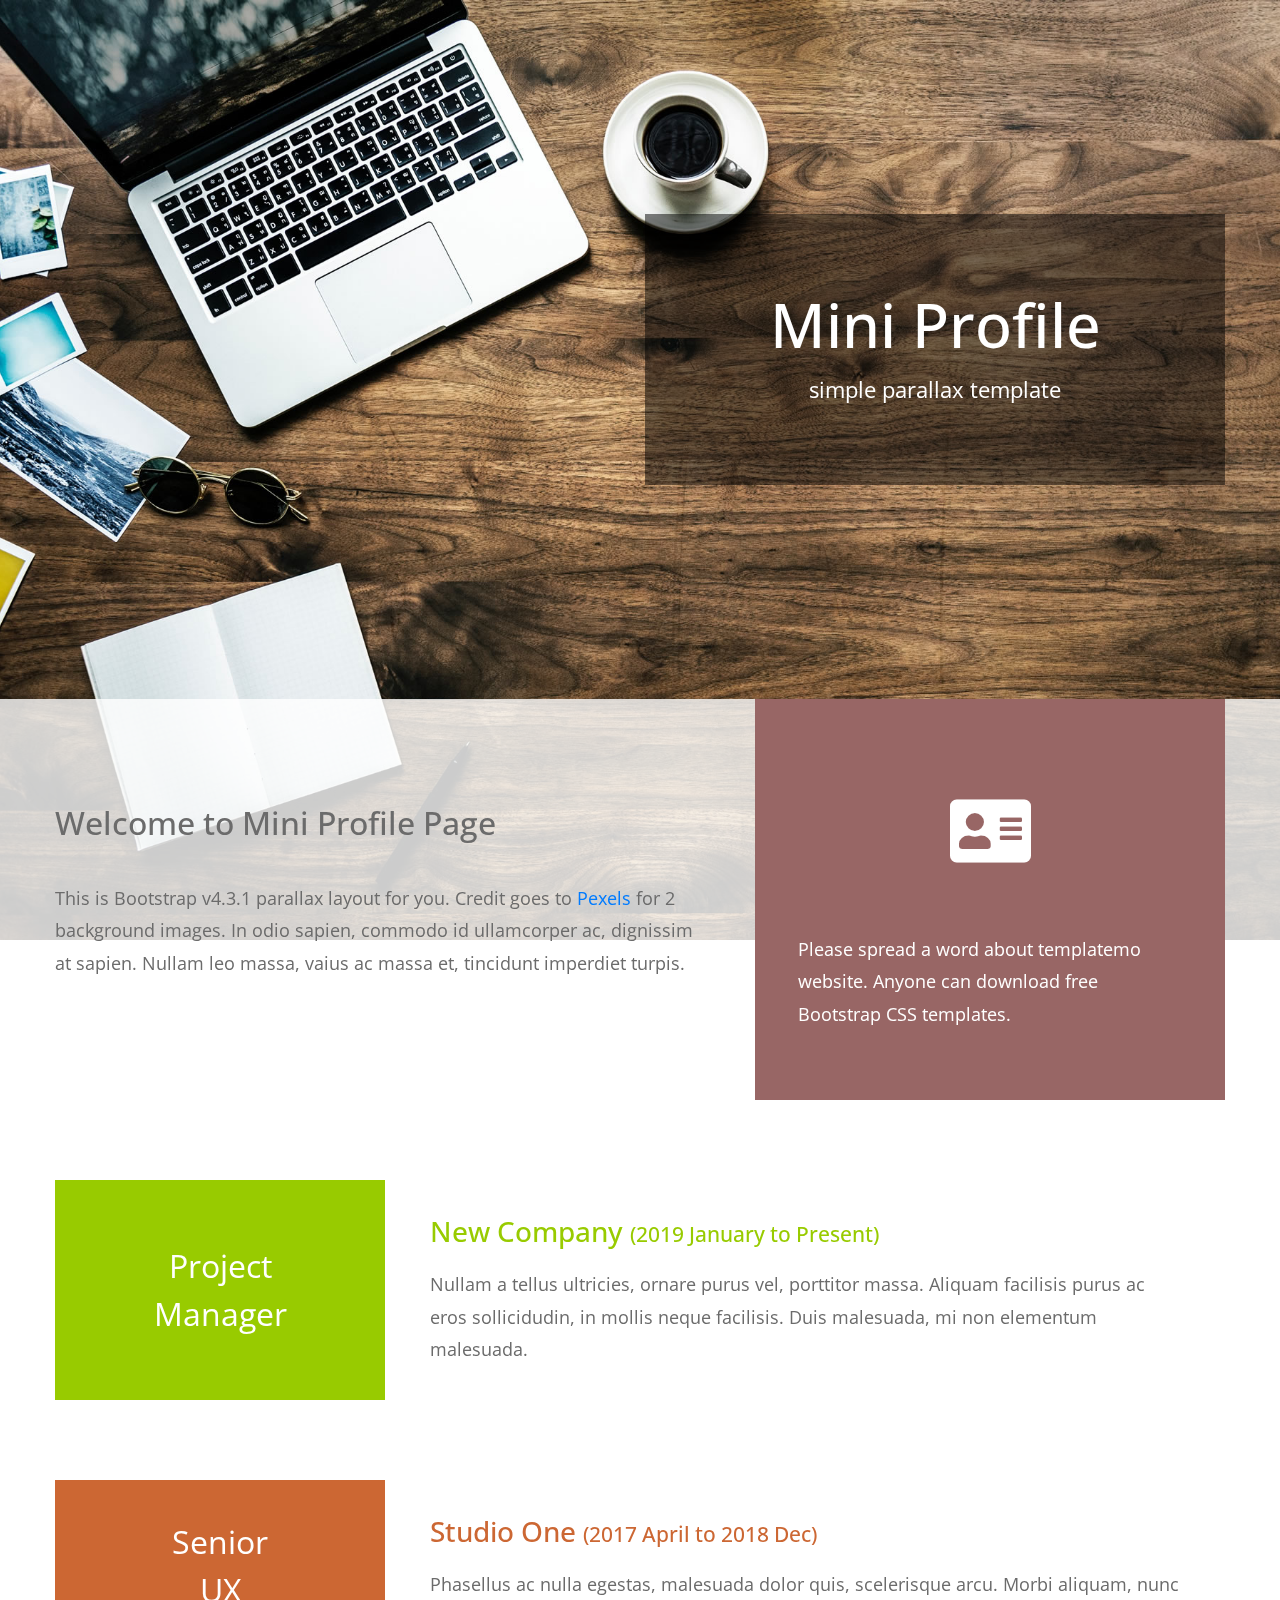
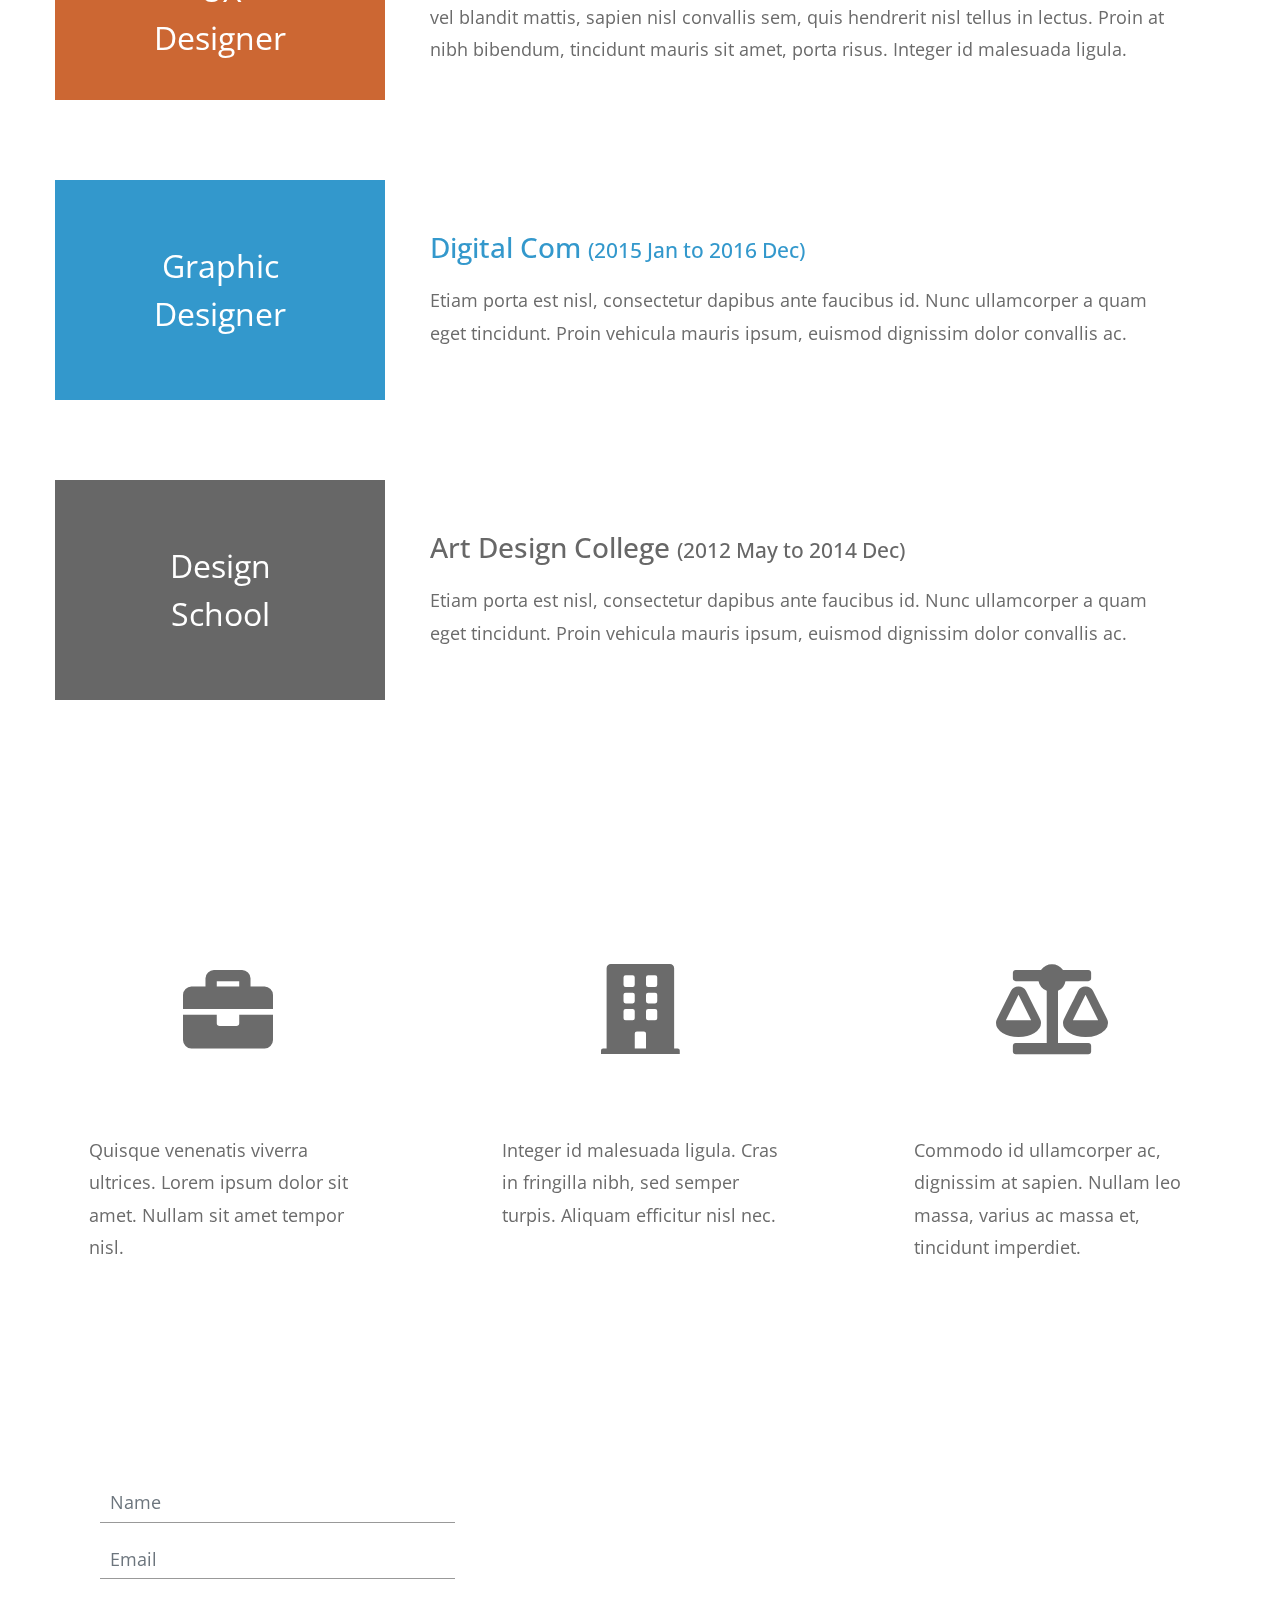
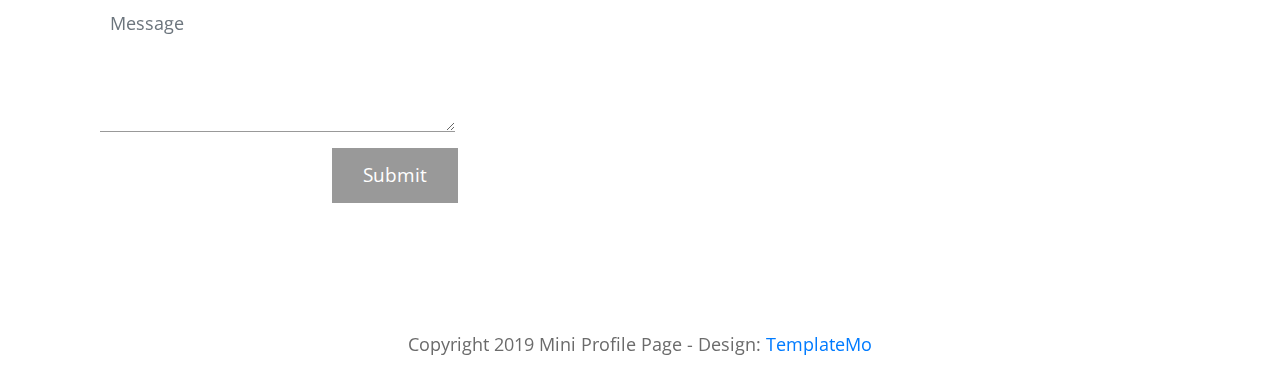
<file: ClickCheck/Prove/Prova4/mini-profile-master/index.html>
<!DOCTYPE html>
<html lang="en">
  <head>
    <meta charset="UTF-8" />
    <meta name="viewport" content="width=device-width, initial-scale=1.0" />
    <meta http-equiv="X-UA-Compatible" content="ie=edge" />
    <link rel="stylesheet" href="https://fonts.googleapis.com/css?family=Open+Sans:400,600" />
    <link rel="stylesheet" href="css/all.min.css" />
    <link rel="stylesheet" href="css/bootstrap.min.css" />
    <link rel="stylesheet" href="css/templatemo-style.css" />
    <title>Mini Profile - Free Bootstrap CSS Template</title>
    
<!--
Mini Profile Template
https://templatemo.com/tm-530-mini-profile
-->
  </head>
  <body>
    <!-- Welcome Section -->
    <section id="tmWelcome" class="parallax-window" data-parallax="scroll" data-image-src="img/mini-profile-bg-01.jpg">
      <div class="container-fluid tm-brand-container-outer">
        <div class="row">
          <div class="col-12">
            <!-- Logo Area -->
            <!-- Black transparent bg -->
            <div class="ml-auto mr-0 tm-bg-black-transparent text-white tm-brand-container-inner">
              <div class="tm-brand-container text-center">
                <h1 class="tm-brand-name">Mini Profile</h1>
                <p class="tm-brand-description mb-0">simple parallax template</p>
              </div>
            </div>
          </div>
        </div>
      </div>

      <div class="tm-bg-white-transparent tm-welcome-container">
        <div class="container-fluid">
          <div class="row h-100">
            <!-- Welcome Text -->
            <!-- White transparent bg -->
            <div class="col-md-7 tm-welcome-left-col">
              <div class="tm-welcome-left">
                <h2 class="tm-welcome-title">Welcome to Mini Profile Page</h2>
                <p class="pb-0">
                  This is Bootstrap v4.3.1 parallax layout for you. Credit goes to <a rel="nofollow" href="https://www.pexels.com">Pexels</a> for 2 background images. In
                  odio sapien, commodo id ullamcorper ac, dignissim at sapien.
                  Nullam leo massa, vaius ac massa et, tincidunt imperdiet
                turpis. </p>
              </div>
            </div>
            <!-- Brown bg -->
            <div class="col-md-5">
              <div class="tm-welcome-right">
                <i class="fas fa-4x fa-address-card p-3 tm-welcome-icon"></i>
                <p class="mb-0">
                  Please spread a word about templatemo website. Anyone can download free Bootstrap CSS templates.
                </p>
              </div>
            </div>
          </div>
        </div>
      </div>
    </section>
    <!-- End Welcome section -->

    <!-- Portfolio section -->
    <section id="tmPortfolio">
      <div class="container-fluid">
        <div class="row">
          <div class="col-12">
            <div class="tm-portfolio-item">
              <div class="tm-portfolio-name text-white tm-bg-green">
                Project Manager
              </div>
              <div class="tm-portfolio-description">
                <h3 class="tm-text-green">
                  New Company
                  <span class="tm-title-small">(2019 January to Present)</span>
                </h3>
                <p class="mb-0">
                  Nullam a tellus ultricies, ornare purus vel, porttitor massa.
                  Aliquam facilisis purus ac eros sollicidudin, in mollis neque
                  facilisis. Duis malesuada, mi non elementum malesuada.
                </p>
              </div>
            </div>

            <div class="tm-portfolio-item">
              <div class="tm-portfolio-name text-white tm-bg-orange">
                Senior UX Designer
              </div>
              <div class="tm-portfolio-description">
                <h3 class="tm-text-orange">
                  Studio One
                  <span class="tm-title-small">(2017 April to 2018 Dec)</span>
                </h3>
                <p class="mb-0">
                  Phasellus ac nulla egestas, malesuada dolor quis, scelerisque
                  arcu. Morbi aliquam, nunc vel blandit mattis, sapien nisl
                  convallis sem, quis hendrerit nisl tellus in lectus. Proin at
                  nibh bibendum, tincidunt mauris sit amet, porta risus. Integer
                  id malesuada ligula.
                </p>
              </div>
            </div>

            <div class="tm-portfolio-item">
              <div class="tm-portfolio-name text-white tm-bg-blue">
                Graphic Designer
              </div>
              <div class="tm-portfolio-description">
                <h3 class="tm-text-blue">
                  Digital Com
                  <span class="tm-title-small">(2015 Jan to 2016 Dec)</span>
                </h3>
                <p class="mb-0">
                  Etiam porta est nisl, consectetur dapibus ante faucibus id.
                  Nunc ullamcorper a quam eget tincidunt. Proin vehicula mauris
                  ipsum, euismod dignissim dolor convallis ac.
                </p>
              </div>
            </div>

            <div class="tm-portfolio-item">
              <div class="tm-portfolio-name text-white tm-bg-dark-gray">
                Design School
              </div>
              <div class="tm-portfolio-description">
                <h3 class="tm-text-dark-gray">
                  Art Design College
                  <span class="tm-title-small">
                    (2012 May to 2014 Dec)
                  </span>
                </h3>
                <p class="mb-0">
                  Etiam porta est nisl, consectetur dapibus ante faucibus id.
                  Nunc ullamcorper a quam eget tincidunt. Proin vehicula mauris
                  ipsum, euismod dignissim dolor convallis ac.
                </p>
              </div>
            </div>
          </div>
        </div>
      </div>
    </section>
    <!-- End portfolio section -->

    <!-- Contact section -->
    <div id="tmContact" class="parallax-window" data-parallax="scroll" data-image-src="img/mini-profile-bg-02.jpg">
      <div class="container-fluid">
        <div class="row">
          <div class="col-12">
            <div class="tm-contact-items-container">
              <div class="tm-contact-item">
                <i class="fas fa-5x fa-briefcase tm-contact-item-icon"></i>
                <p class="mb-0">
                  Quisque venenatis viverra ultrices. Lorem ipsum dolor sit
                  amet. Nullam sit amet tempor nisl.
                </p>
              </div>
              <div class="tm-contact-item">
                <i class="fas fa-5x fa-building tm-contact-item-icon"></i>
                <p class="mb-0">
                  Integer id malesuada ligula. Cras in fringilla nibh, sed
                  semper turpis. Aliquam efficitur nisl nec.
                </p>
              </div>

              <div class="tm-contact-item">
                <i class="fas fa-5x fa-balance-scale tm-contact-item-icon"></i>
                <p class="mb-0">
                  Commodo id ullamcorper ac, dignissim at sapien. Nullam leo
                  massa, varius ac massa et, tincidunt imperdiet.
                </p>
              </div>
            </div>
          </div>
        </div>

        <div class="row">
          <div class="col-12">
            <form
              action="index.html"
              method="POST"
              id="tmContactForm"
              class="tm-bg-white-transparent"
            >
              <div class="form-group">
                <input
                  type="text"
                  id="contact_name"
                  name="contact_name"
                  class="form-control rounded-0 border-top-0 border-right-0 border-left-0"
                  placeholder="Name"
                  required
                />
              </div>
              <div class="form-group">
                <input
                  type="email"
                  id="contact_email"
                  name="contact_email"
                  class="form-control rounded-0 border-top-0 border-right-0 border-left-0"
                  placeholder="Email"
                  required
                />
              </div>
              <div class="form-group">
                <textarea
                  rows="4"
                  id="contact_message"
                  name="contact_message"
                  class="form-control rounded-0 border-top-0 border-right-0 border-left-0"
                  placeholder="Message"
                  required
                ></textarea>
              </div>
              <div class="text-center">
                <button
                  type="submit"
                  class="btn tm-btn-submit rounded-0 text-white"
                >
                  Submit
                </button>
              </div>
            </form>
          </div>
        </div>
        <!-- row -->
        <div class="row">
          <footer class="col-12">
            <p class="text-center tm-copyright-text">
            Copyright 2019 Mini Profile Page 
            
            - Design: <a rel="nofollow" href="https://www.facebook.com/templatemo">TemplateMo</a></p>
          </footer>
        </div>
      </div>
      <!-- container -->
    </div>
    <!-- section -->
    <script src="js/jquery.min.js"></script>
    <script src="js/parallax.min.js"></script>
    <script>
      function detectMsBrowser() {
        using_ms_browser =
          navigator.appName == "Microsoft Internet Explorer" ||
          (navigator.appName == "Netscape" &&
            navigator.appVersion.indexOf("Edge") > -1) ||
          (navigator.appName == "Netscape" &&
            navigator.appVersion.indexOf("Trident") > -1);

        if (using_ms_browser == true) {
          alert(
            "Please use Chrome or Firefox for the best browsing experience!"
          );
        }
      }
      function setBrandMarginTop() {
        var bottomContainerHeight = $(".tm-welcome-container").height();

        $(".tm-brand-container-outer").css({
          "margin-top": -bottomContainerHeight + "px"
        });
      }

      $(function() {
        setBrandMarginTop();
        detectMsBrowser();

        // Handle window resize event
        $(window).resize(function() {
          setBrandMarginTop();
        });
      });
    </script>
  </body>
</html>
</file>
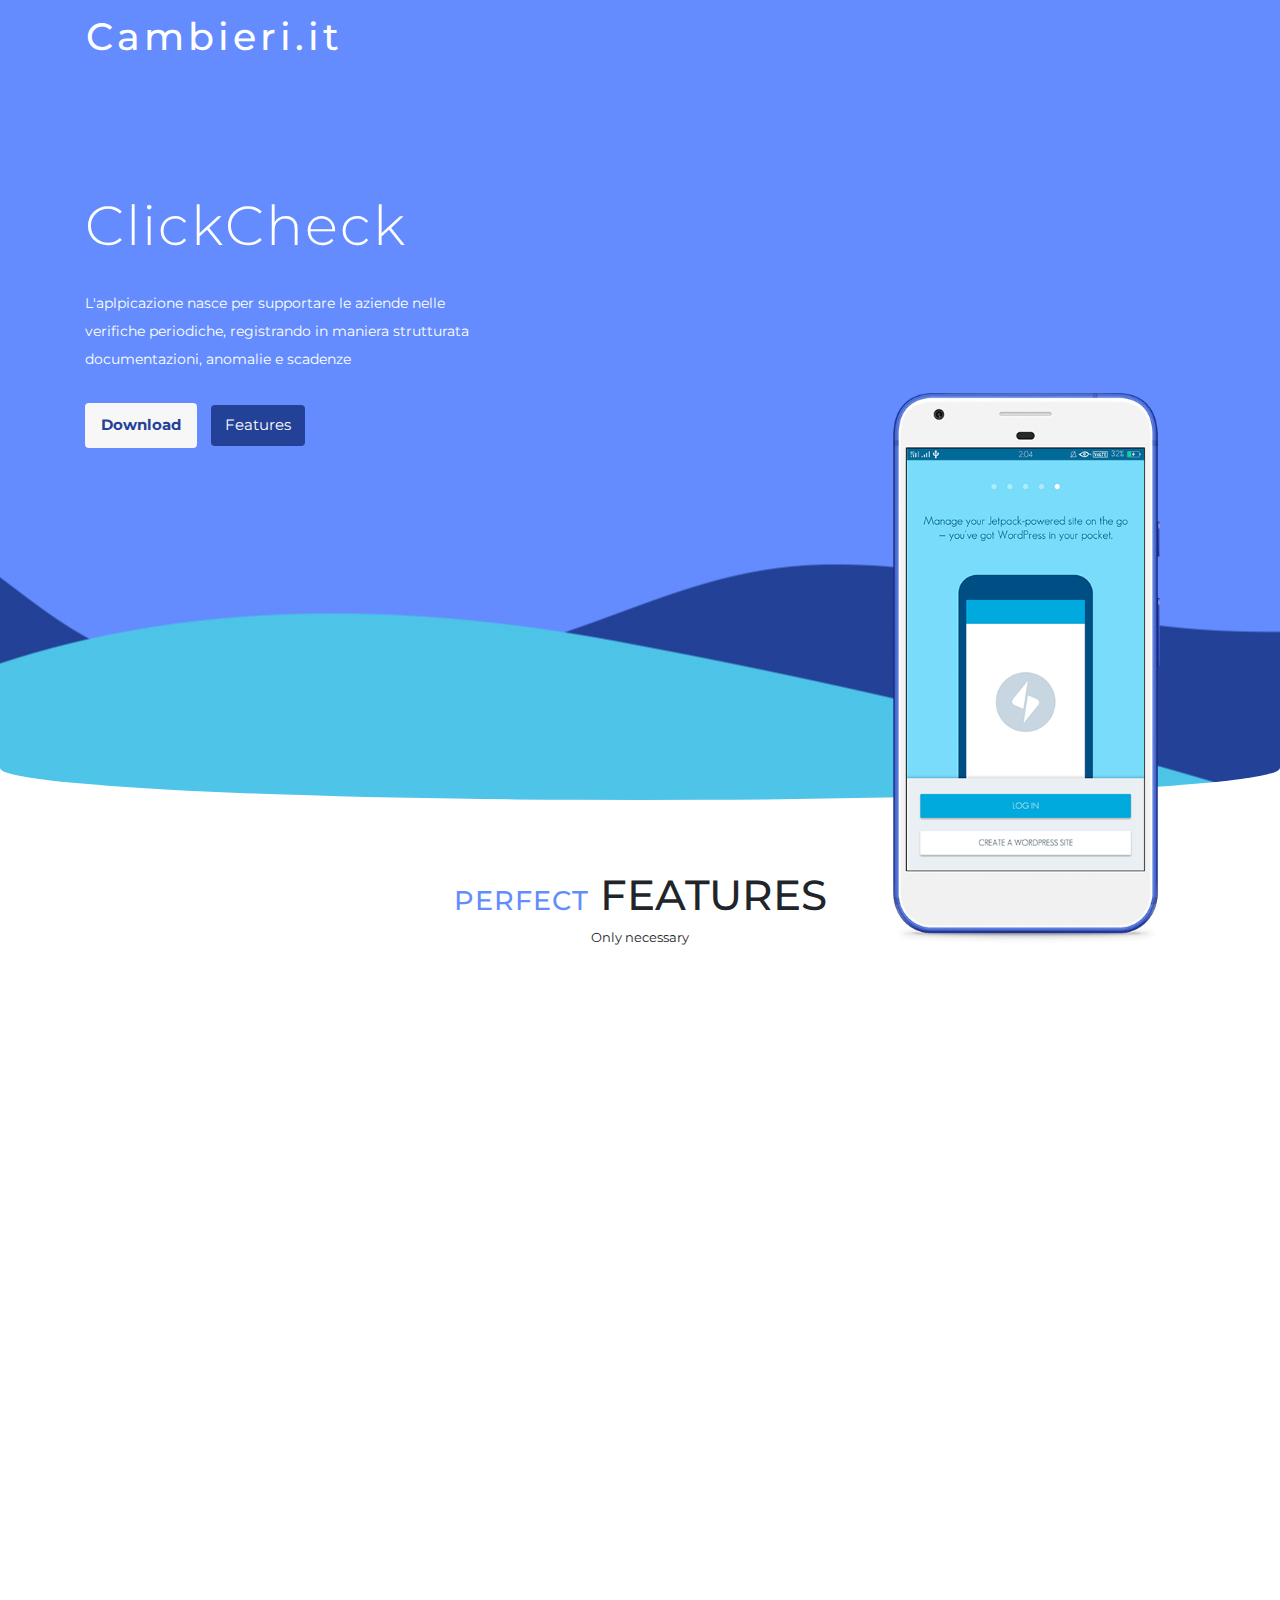
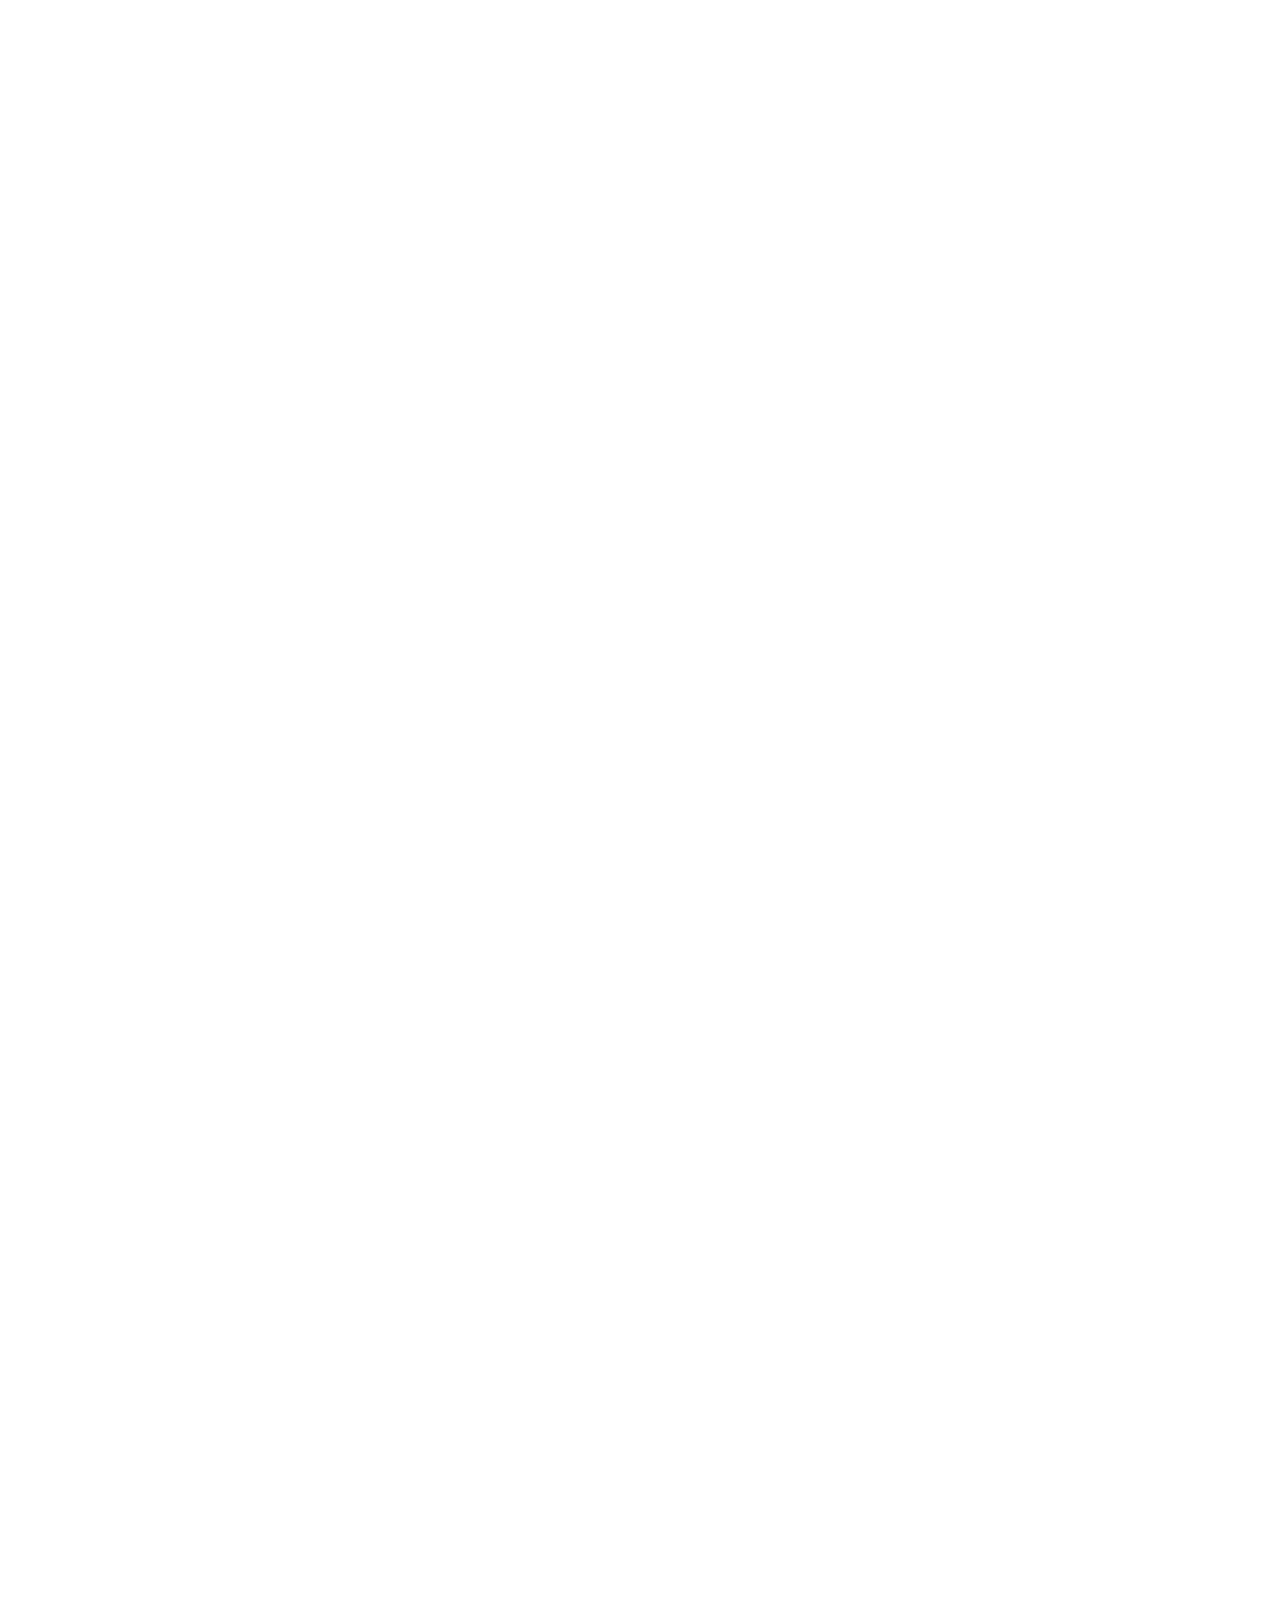
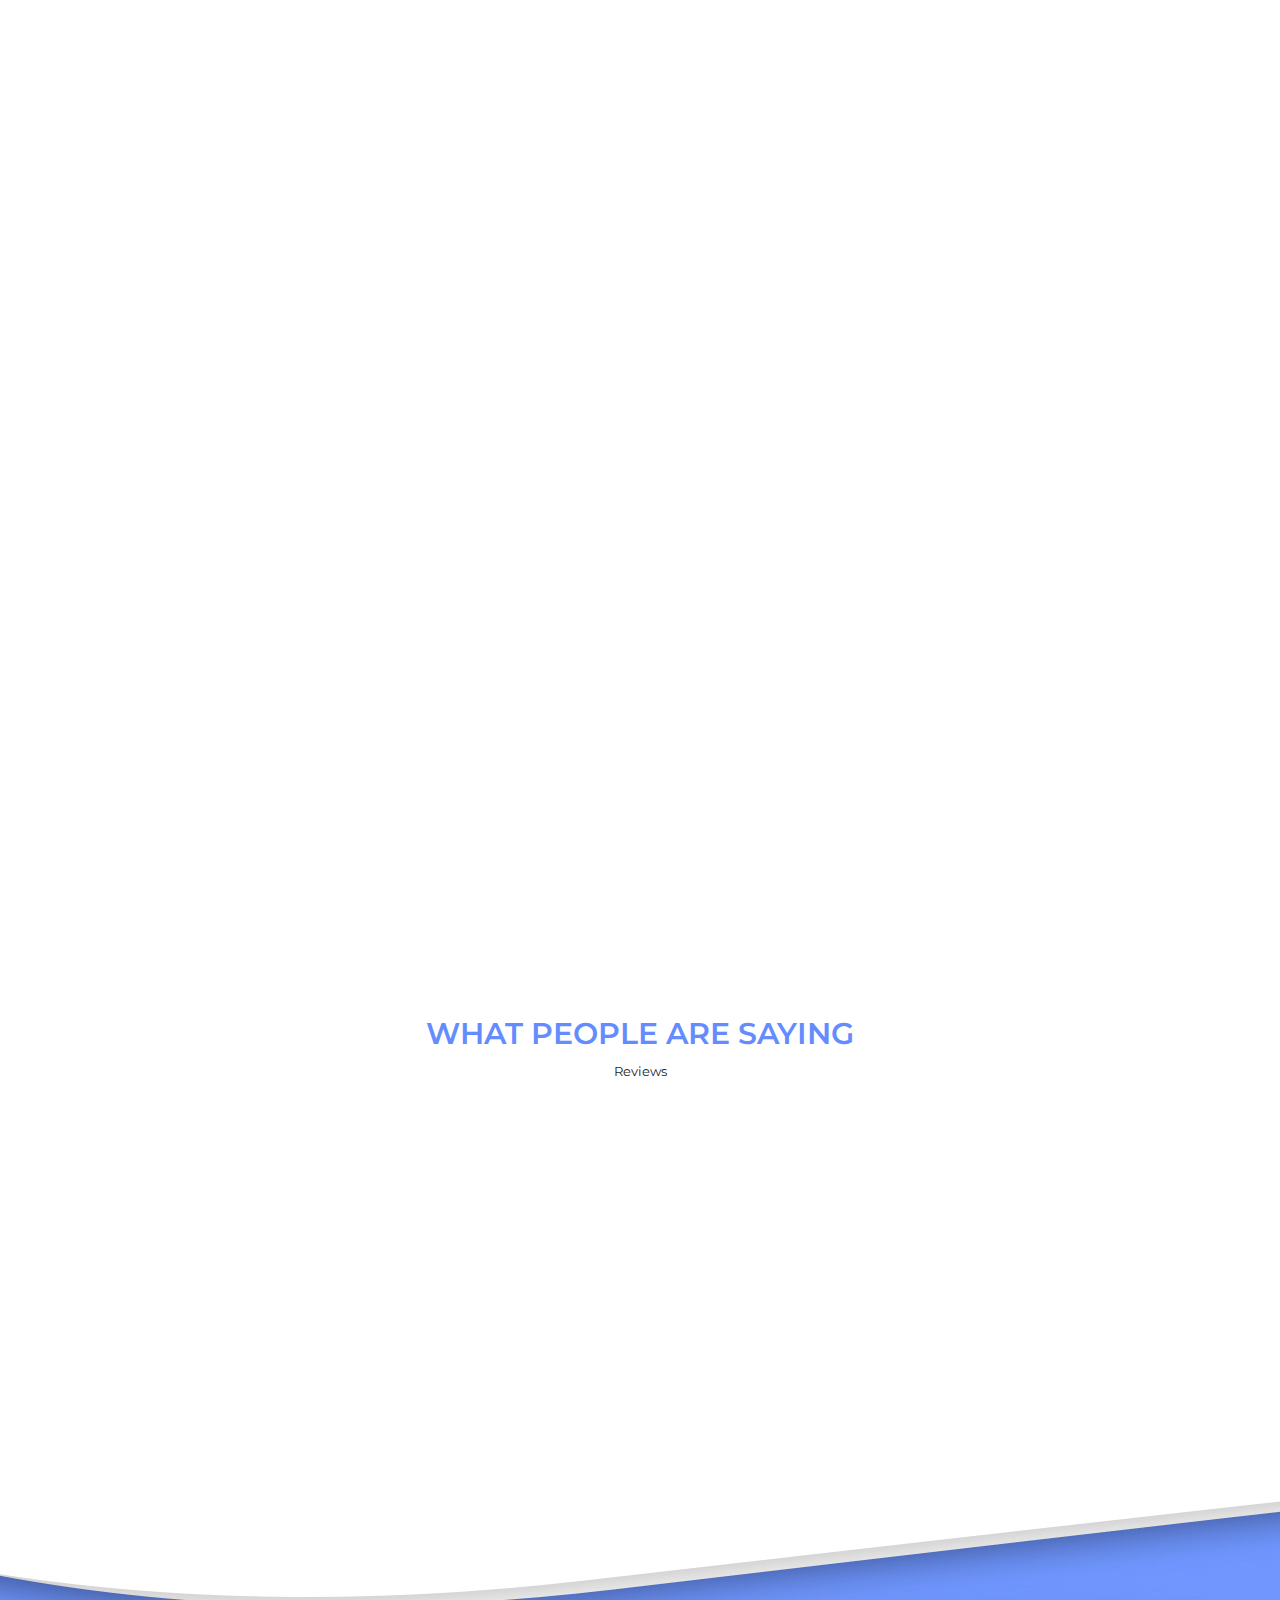
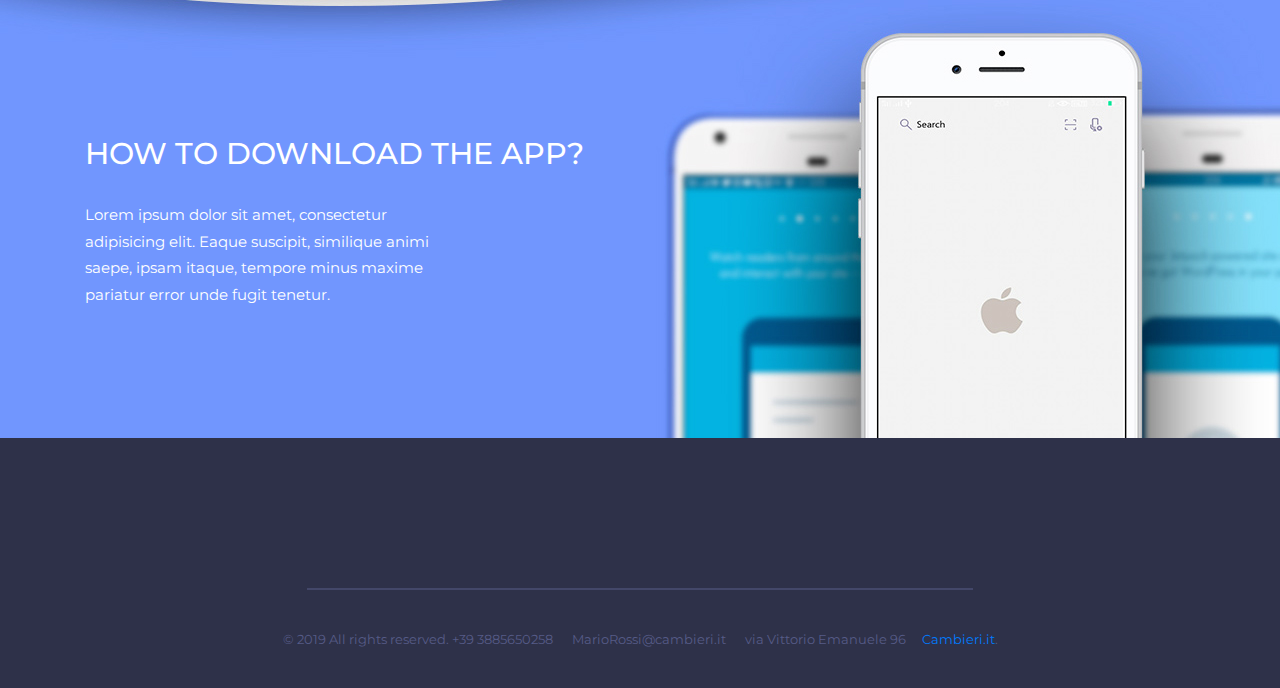
<file: ClickCheck/Prove/Prova6/app-master/index.html>
<!DOCTYPE html>
<!--
	App by FreeHTML5.co
	Twitter: http://twitter.com/fh5co
	URL: http://freehtml5.co
-->
<html lang="en">
<head>
    <meta charset="UTF-8">
    <title>ClickCheck - Cambieri.it</title>
    <meta name="viewport" content="width=device-width, initial-scale=1.0">
    <meta name="description" content="Free HTML5 Website Template by FreeHTML5.co" />
    <meta name="keywords" content="free website templates, free html5, free template, free bootstrap, free website template, html5, css3, mobile first, responsive" />
    <meta name="author" content="FreeHTML5.co" />

    <!-- Facebook and Twitter integration -->
    <meta property="og:title" content="" />
    <meta property="og:image" content="" />
    <meta property="og:url" content="" />
    <meta property="og:site_name" content="" />
    <meta property="og:description" content="" />
    <meta name="twitter:title" content="" />
    <meta name="twitter:image" content="" />
    <meta name="twitter:url" content="" />
    <meta name="twitter:card" content="" />

    <!-- Bootstrap  -->
    <link rel="stylesheet" href="css/bootstrap.css">
    <!-- Owl Carousel  -->
    <link rel="stylesheet" href="css/owl.carousel.css">
    <link rel="stylesheet" href="css/owl.theme.default.min.css">
    <!-- Animate.css -->
    <link rel="stylesheet" href="css/animate.css">
    <!-- Font Awesome -->
    <link rel="stylesheet" href="https://use.fontawesome.com/releases/v5.0.13/css/all.css" integrity="sha384-DNOHZ68U8hZfKXOrtjWvjxusGo9WQnrNx2sqG0tfsghAvtVlRW3tvkXWZh58N9jp" crossorigin="anonymous">

    <!-- Theme style  -->
    <link rel="stylesheet" href="css/style.css">
</head>

<body>


    <div id="page-wrap">


        <!-- ==========================================================================================================
													   HERO
		 ========================================================================================================== -->

        <div id="fh5co-hero-wrapper">
            <nav class="container navbar navbar-expand-lg main-navbar-nav navbar-light">
                <a class="navbar-brand" href="http://cambieri.it/">Cambieri.it</a>
                <button class="navbar-toggler" type="button" data-toggle="collapse" data-target="#navbarSupportedContent" aria-controls="navbarSupportedContent" aria-expanded="false" aria-label="Toggle navigation">
                    <span class="navbar-toggler-icon"></span>
                </button>

                <!--<div class="collapse navbar-collapse" id="navbarSupportedContent">
				<ul class="navbar-nav nav-items-center ml-auto mr-auto">
					<li class="nav-item active">
						<a class="nav-link" href="#">Home <span class="sr-only">(current)</span></a>
					</li>
					<li class="nav-item">
						<a class="nav-link" href="#" onclick="$('#fh5co-features').goTo();return false;">Features</a>
					</li>
					<li class="nav-item">
						<a class="nav-link" href="#" onclick="$('#fh5co-reviews').goTo();return false;">Reviews</a>
					</li>
					<li class="nav-item">
						<a class="nav-link" href="#"  onclick="$('#fh5co-download').goTo();return false;">Download</a>
					</li>
				</ul>
				<div class="social-icons-header">
					<a href="https://www.facebook.com/fh5co"><i class="fab fa-facebook-f"></i></a>
					<a href="https://freehtml5.co"><i class="fab fa-instagram"></i></a>
					<a href="https://www.twitter.com/fh5co"><i class="fab fa-twitter"></i></a>
				</div>
			</div>-->
            </nav>

            <div class="container fh5co-hero-inner">
                <h1 class="animated fadeIn wow" data-wow-delay="0.4s">ClickCheck</h1>
                <p class="animated fadeIn wow" data-wow-delay="0.67s">L'aplpicazione nasce per supportare le aziende nelle verifiche periodiche, registrando in maniera strutturata documentazioni, anomalie e scadenze</p>
                <button class="btn btn-md download-btn-first wow fadeInLeft animated" data-wow-delay="0.85s" onclick="$('#fh5co-download').goTo();return false;">Download</button>
                <button class="btn btn-md features-btn-first animated fadeInLeft wow" data-wow-delay="0.95s" onclick="$('#fh5co-features').goTo();return false;">Features</button>
                <img class="fh5co-hero-smartphone animated fadeInRight wow" data-wow-delay="1s" src="img/phone-image.png" alt="Smartphone">
            </div>


        </div> <!-- first section wrapper -->


        <!-- ==========================================================================================================
													 ADVANTAGES
		 ========================================================================================================== -->

        <div class="fh5co-advantages-outer">
            <div class="container">
                <h1 class="second-title"><span class="span-perfect">Perfect</span> <span class="span-features">Features</span></h1>
                <small>Only necessary</small>

                <div class="row fh5co-advantages-grid-columns wow animated fadeIn" data-wow-delay="0.36s">

                    <div class="col-sm-4">
                        <img class="grid-image" src="img/icon-1.png" alt="Icon-1">
                        <h1 class="grid-title">Usabilità</h1>
                        <p class="grid-desc">L'interfaccia pratica ed intuitiva, rendono l'utilizzo di ClickCheck estramamente semplice</p>
                    </div>

                    <div class="col-sm-4">
                        <img class="grid-image" src="img/icon-2.png" alt="Icon-2">
                        <h1 class="grid-title"></h1>
                        <p class="grid-desc">Lorem ipsum dolor sit amet, consectetur adipisicing elit. Rem cupiditate.</p>
                    </div>

                    <div class="col-sm-4">
                        <img class="grid-image" src="img/icon-3.png" alt="Icon-3">
                        <h1 class="grid-title">Registrazione verifiche</h1>
                        <p class="grid-desc">I dati raccolti vengono registrati in report tabulati e grafici</p>
                    </div>


                </div>
            </div>
        </div>


        <!-- ==========================================================================================================
													  SLIDER
		 ========================================================================================================== -->

        <div style="background-color: skyblue" class="fh5co-slider-outer wow fadeIn" data-wow-delay="0.36s">
            <h1>Utilizzo semplice ed intuitivo</h1>
            <small>Drag and Drop</small>
            <div class="container fh5co-slider-inner">

                <div class="owl-carousel owl-theme">

                    <div class="item"><img src="img/Screen/asai-app-06.jpg" alt=""></div>
                    <div class="item"><img src="img/Screen/asai-app-02.jpg" alt=""></div>
                    <div class="item"><img src="img/Screen/asai-app-03.jpg" alt=""></div>
                    <div class="item"><img src="img/Screen/asai-app-04.jpg" alt=""></div>

                </div>

            </div>
        </div>


        <!-- ==========================================================================================================
													  FEATURES
		 ========================================================================================================== -->

        <div class="curved-bg-div wow animated fadeIn" data-wow-delay="0.15s"></div>
        <div id="fh5co-features" class="fh5co-features-outer">
            <div class="container">

                <div class="row fh5co-features-grid-columns">

                    <div class="col-sm-6 in-order-2 sm-6-content wow animated fadeInRight" data-wow-delay="0.22s">
                        <h1>Censisci le attrezzature</h1>
                        <p>Monitora le condizioni delle e degli oggetti all'interno dell'azienda tramite commenti, note e foto</p>
                        <span class="circle circle-first"><i class="fab fa-instagram"></i></span>
                        <span class="circle circle-middle"><i class="fab fa-facebook"></i></span>
                        <span class="circle circle-last"><i class="fab fa-twitter"></i></span>
                    </div>

                    <div class="col-sm-6 in-order-1 wow animated fadeInLeft" data-wow-delay="0.22s">
                        <div class="col-sm-image-container">
                            <img style="margin-top: 7%" class="img-float-left" src="img/Phone/phone-image.png" alt="smartphone-1">
                            <span class="span-new">NEW</span>
                            <span class="span-free">Free</span>
                        </div>
                    </div>

                    <div class="col-sm-6 in-order-4 wow animated fadeInRight" data-wow-delay="0.22s">
                        <img style="margin-right: 25%" class="img-float-right" src="img/smartphone-2.png" alt="smartphone-2">
                    </div>

                    <div class="col-sm-6 in-order-3 sm-6-content wow animated fadeInLeft" data-wow-delay="0.22s">
                        <h1>REAL-TIME STATISTICS</h1>
                        <p>Lorem ipsum dolor sit amet, consectetur adipisicing elit. Aliquam dolor iste beatae ad adipisci, fugiat dignissimos pariatur, dolore nemo suscipit cum nisi earum voluptates nulla! </p>
                        <span class="circle circle-first"><i class="fas fa-star"></i></span>
                        <span class="circle circle-middle"><i class="far fa-star"></i></span>
                        <span class="circle circle-last"><i class="far fa-thumbs-up"></i></span>
                    </div>




                    <div class="col-sm-6 in-order-6 sm-6-content wow animated fadeInRight" data-wow-delay="0.22s">
                        <h1>POWERFUL BACKEND</h1>
                        <p>Lorem ipsum dolor sit amet, consectetur adipisicing elit. Aliquam dolor iste beatae ad adipisci, fugiat dignissimos pariatur, dolore nemo suscipit cum nisi earum voluptates nulla! </p>
                        <span class="circle circle-first">95%</span>
                        <span class="circle circle-middle"><i class="fas fa-forward"></i></span>
                        <span class="circle circle-last"><i class="fab fa-github"></i></span>

                    </div>

                    <div class="col-sm-6 in-order-5 wow animated fadeInLeft" data-wow-delay="0.22s">
                        <div class="col-sm-image-container">
                            <img style="margin-left: 25%" class="img-float-left" src="img/smartphone-2.png" alt="smartphone-3">
                            <span class="span-data">DATA</span>
                            <span class="span-percent">100%</span>
                        </div>
                    </div>




                </div> <!-- row -->


            </div>
        </div>


        <!-- ==========================================================================================================
													  REVIEWS
		 ========================================================================================================== -->

        <div id="fh5co-reviews" class="fh5co-reviews-outer">
            <h1>What people are saying</h1>
            <small>Reviews</small>
            <div class="container fh5co-reviews-inner">
                <div class="row justify-content-center">
                    <div class="col-sm-5 wow fadeIn animated" data-wow-delay="0.25s">
                        <img class="float-left" src="img/quotes-1.jpg" alt="Quote 1">
                        <p class="testimonial-desc">Lorem ipsum dolor sit amet, consectetur adipisicing elit. Quis similique quasi.</p>
                        <small class="testimonial-author">John Doe</small>
                        <img class="float-right" src="img/quotes-2.jpg" alt="Quote 2">
                    </div>
                    <div class="col-sm-5 testimonial-2 wow fadeIn animated" data-wow-delay="0.67s">
                        <img class="float-left" src="img/quotes-1.jpg" alt="Quote 1">
                        <p class="testimonial-desc">Lorem ipsum dolor sit amet, consectetur adipisicing elit. Quis similique quasi.</p>
                        <small class="testimonial-author">Someone</small>
                        <img class="float-right" src="img/quotes-2.jpg" alt="Quote 2">
                    </div>
                </div>

            </div>
        </div>


        <!-- ==========================================================================================================
                                                 BOTTOM
    ========================================================================================================== -->

        <div id="fh5co-download" class="fh5co-bottom-outer">
            <div class="overlay">
                <div class="container fh5co-bottom-inner">
                    <div class="row">
                        <div class="col-sm-6">
                            <h1>How to download the app?</h1>
                            <p>Lorem ipsum dolor sit amet, consectetur adipisicing elit. Eaque suscipit, similique animi saepe, ipsam itaque, tempore minus maxime pariatur error unde fugit tenetur.</p>
                            <a class="wow fadeIn animated" data-wow-delay="0.25s" href="#"><img class="app-store-btn" src="img/app-store-icon.png" alt="App Store Icon"></a>
                            <a class="wow fadeIn animated" data-wow-delay="0.67s" href="#"><img class="google-play-btn" src="img/google-play-icon.png" alt="Google Play Icon"></a>
                        </div>
                    </div>
                </div>
            </div>
        </div>


        <!-- ==========================================================================================================
                                               SECTION 7 - SUB FOOTER
    ========================================================================================================== -->

        <footer class="footer-outer">
            <div class="container footer-inner">

                <div class="footer-three-grid wow fadeIn animated" data-wow-delay="0.66s">
                    <div class="column-1-3">
                        <h1>Cambieri.it</h1>
                    </div>
                   <!-- <div class="column-2-3">
                        <nav class="footer-nav">
                            <ul>
                                <a href="#" onclick="$('#fh5co-hero-wrapper').goTo();return false;">
                                    <li>Home</li>
                                </a>
                                <a href="#" onclick="$('#fh5co-features').goTo();return false;">
                                    <li>Features</li>
                                </a>
                                <a href="#" onclick="$('#fh5co-reviews').goTo();return false;">
                                    <li>Reviews</li>
                                </a>
                                <a href="#" onclick="$('#fh5co-download').goTo();return false;">
                                    <li class="active">Download</li>
                                </a>
                            </ul>
                        </nav>
                    </div>-->
                    <div class="column-3-3">
                        <div class="social-icons-footer">
                            <a href="https://www.facebook.com/fh5co"><i class="fab fa-facebook-f"></i></a>
                            <a href="https://freehtml5.co"><i class="fab fa-instagram"></i></a>
                            <a href="https://www.twitter.com/fh5co"><i class="fab fa-twitter"></i></a>
                        </div>
                    </div>
                </div>

                <span class="border-bottom-footer"></span>

                <p class="copyright">&copy; 2019 All rights reserved. +39 3885650258 &emsp; MarioRossi@cambieri.it &emsp; via Vittorio Emanuele 96 &emsp;<a href="http://cambieri.it/" target="_blank">Cambieri.it</a>.</p>

            </div>
        </footer>




    </div> <!-- main page wrapper -->

    <script src="js/jquery.min.js"></script>
    <script src="js/bootstrap.js"></script>
    <script src="js/owl.carousel.js"></script>
    <script src="js/wow.min.js"></script>
    <script src="js/main.js"></script>
</body></html>
</file>
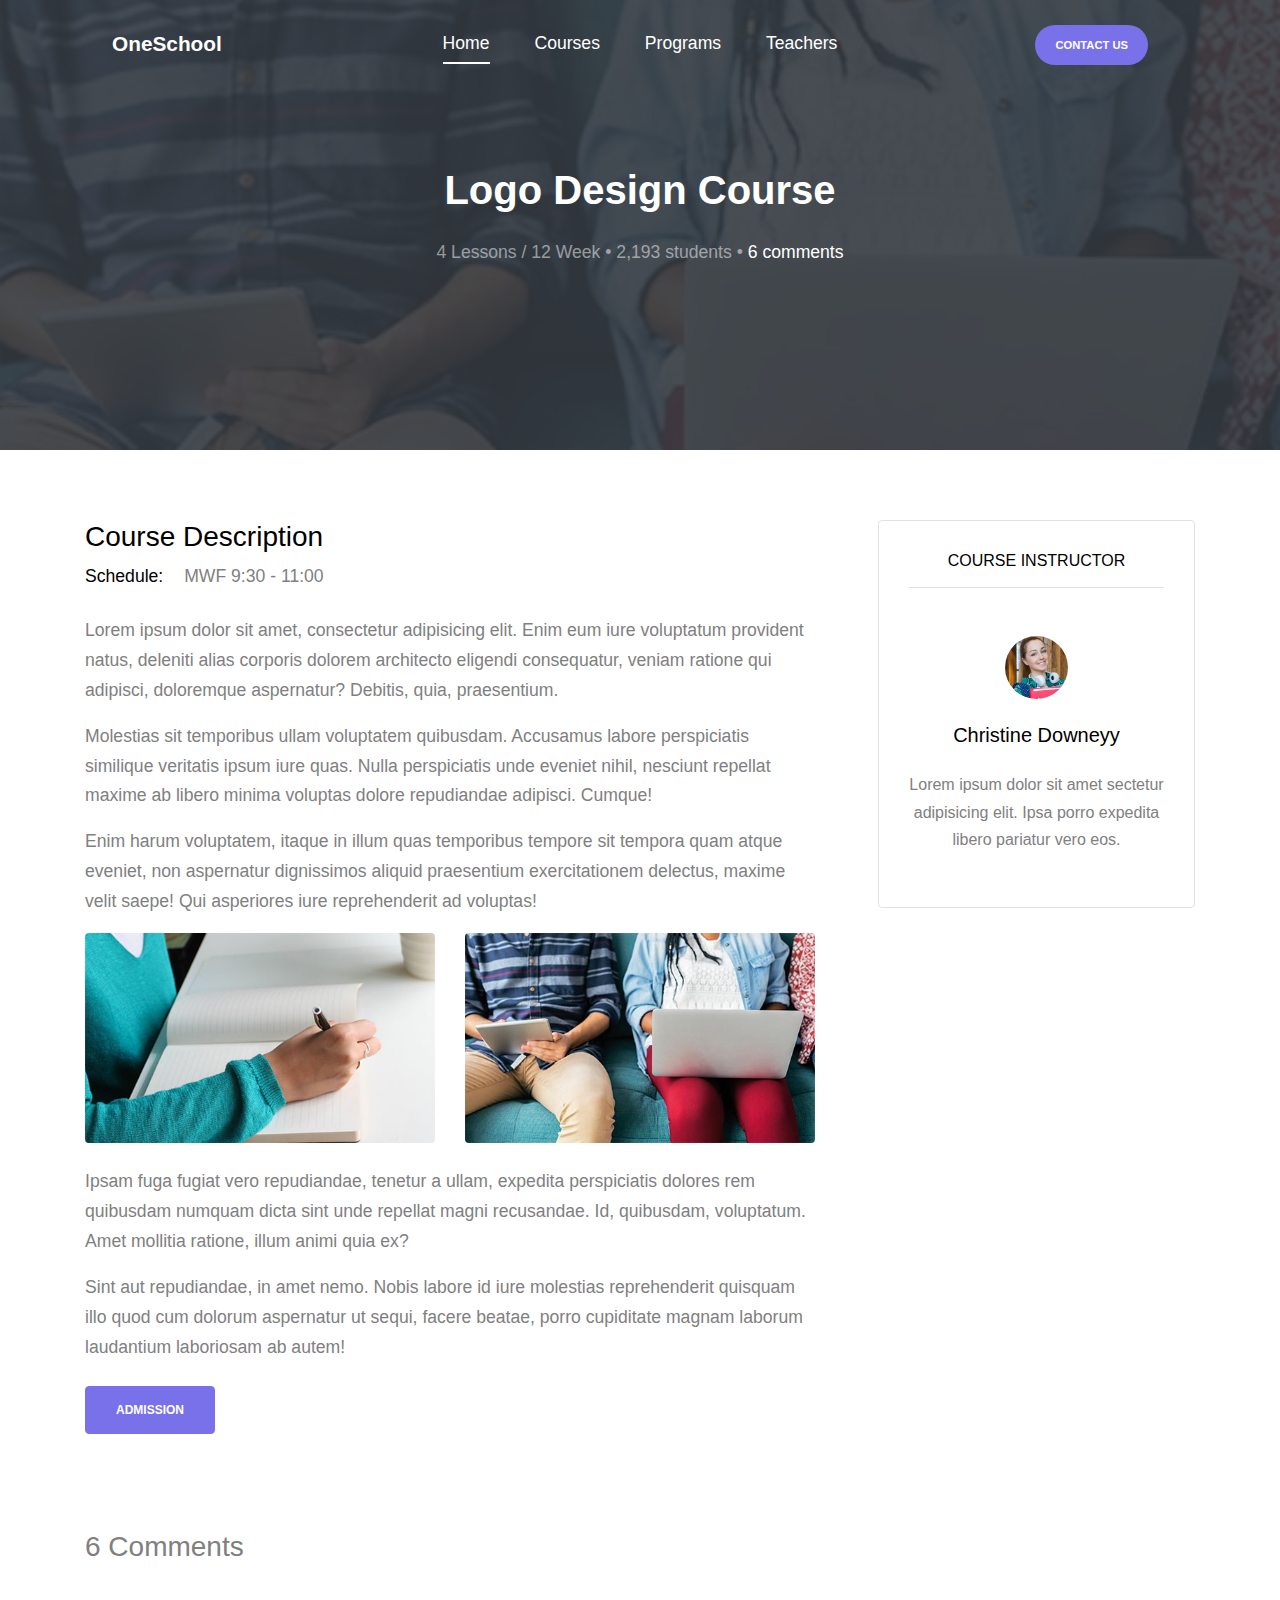
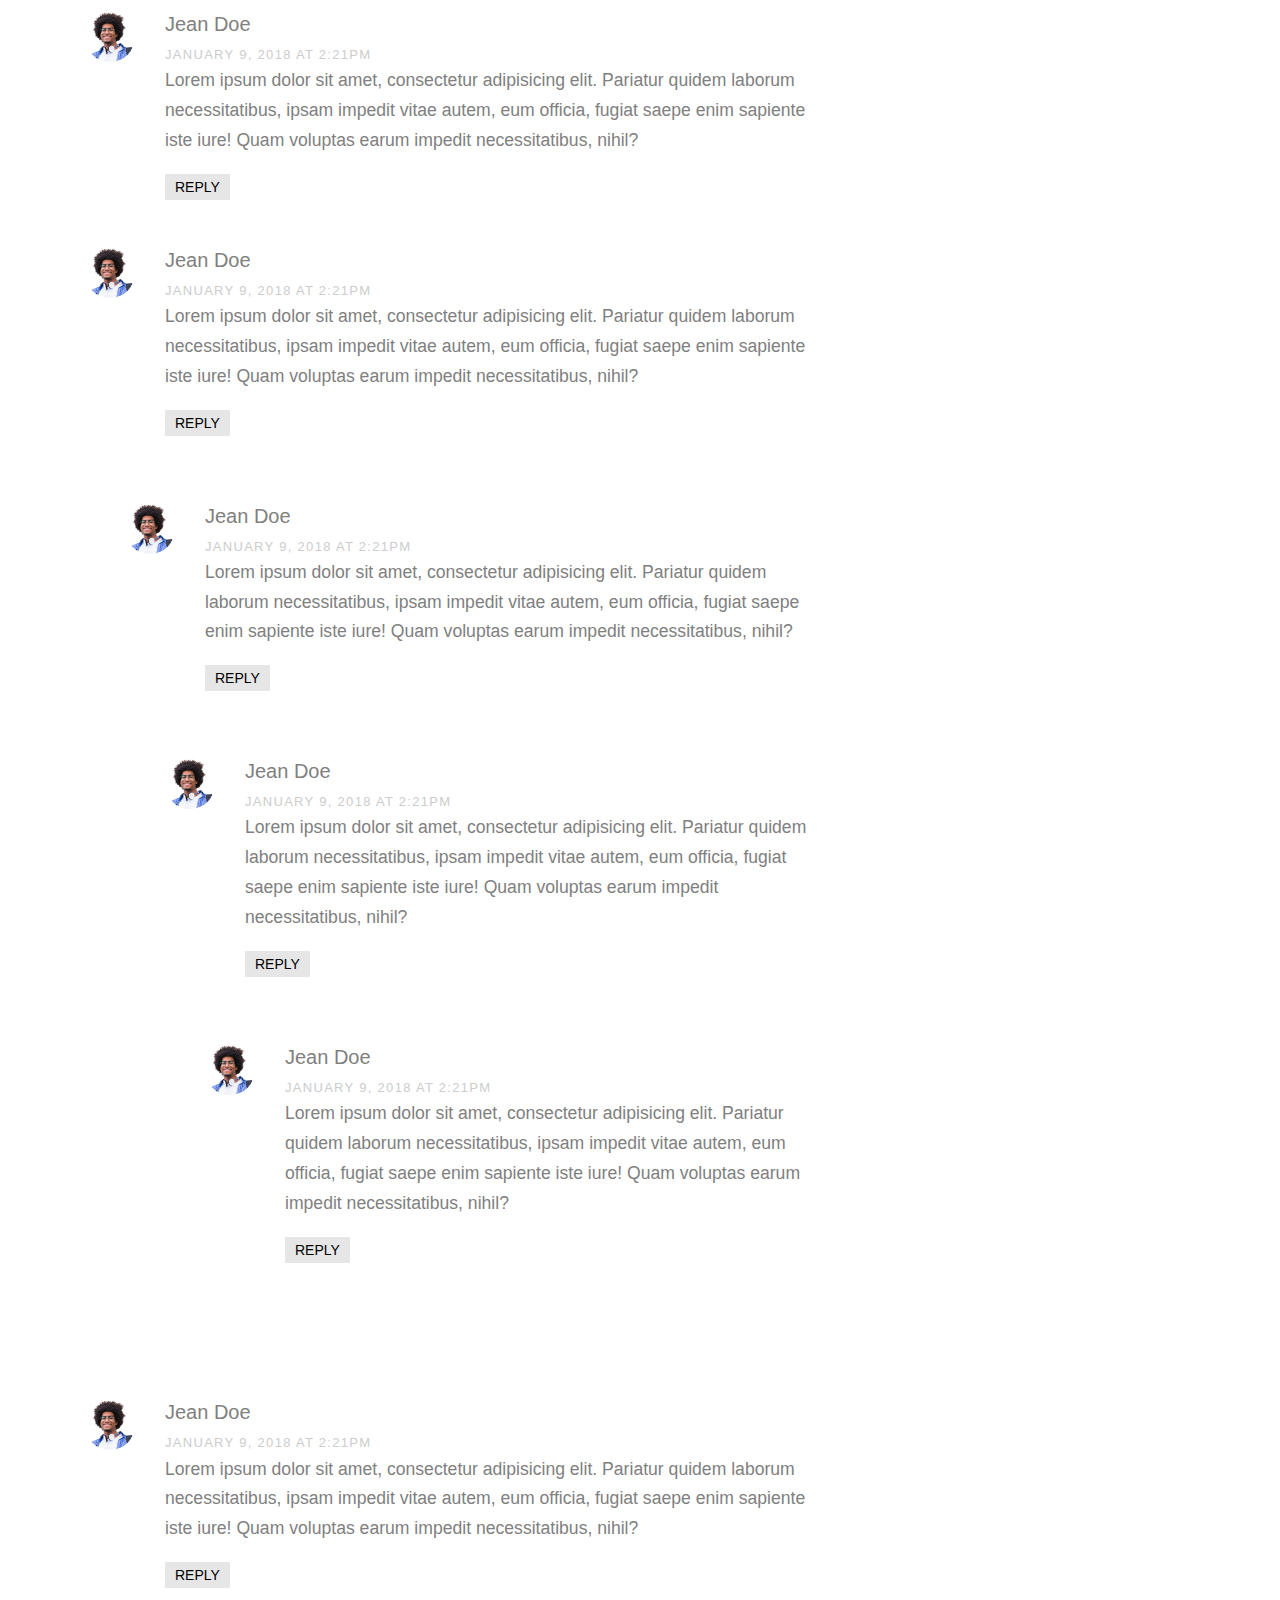
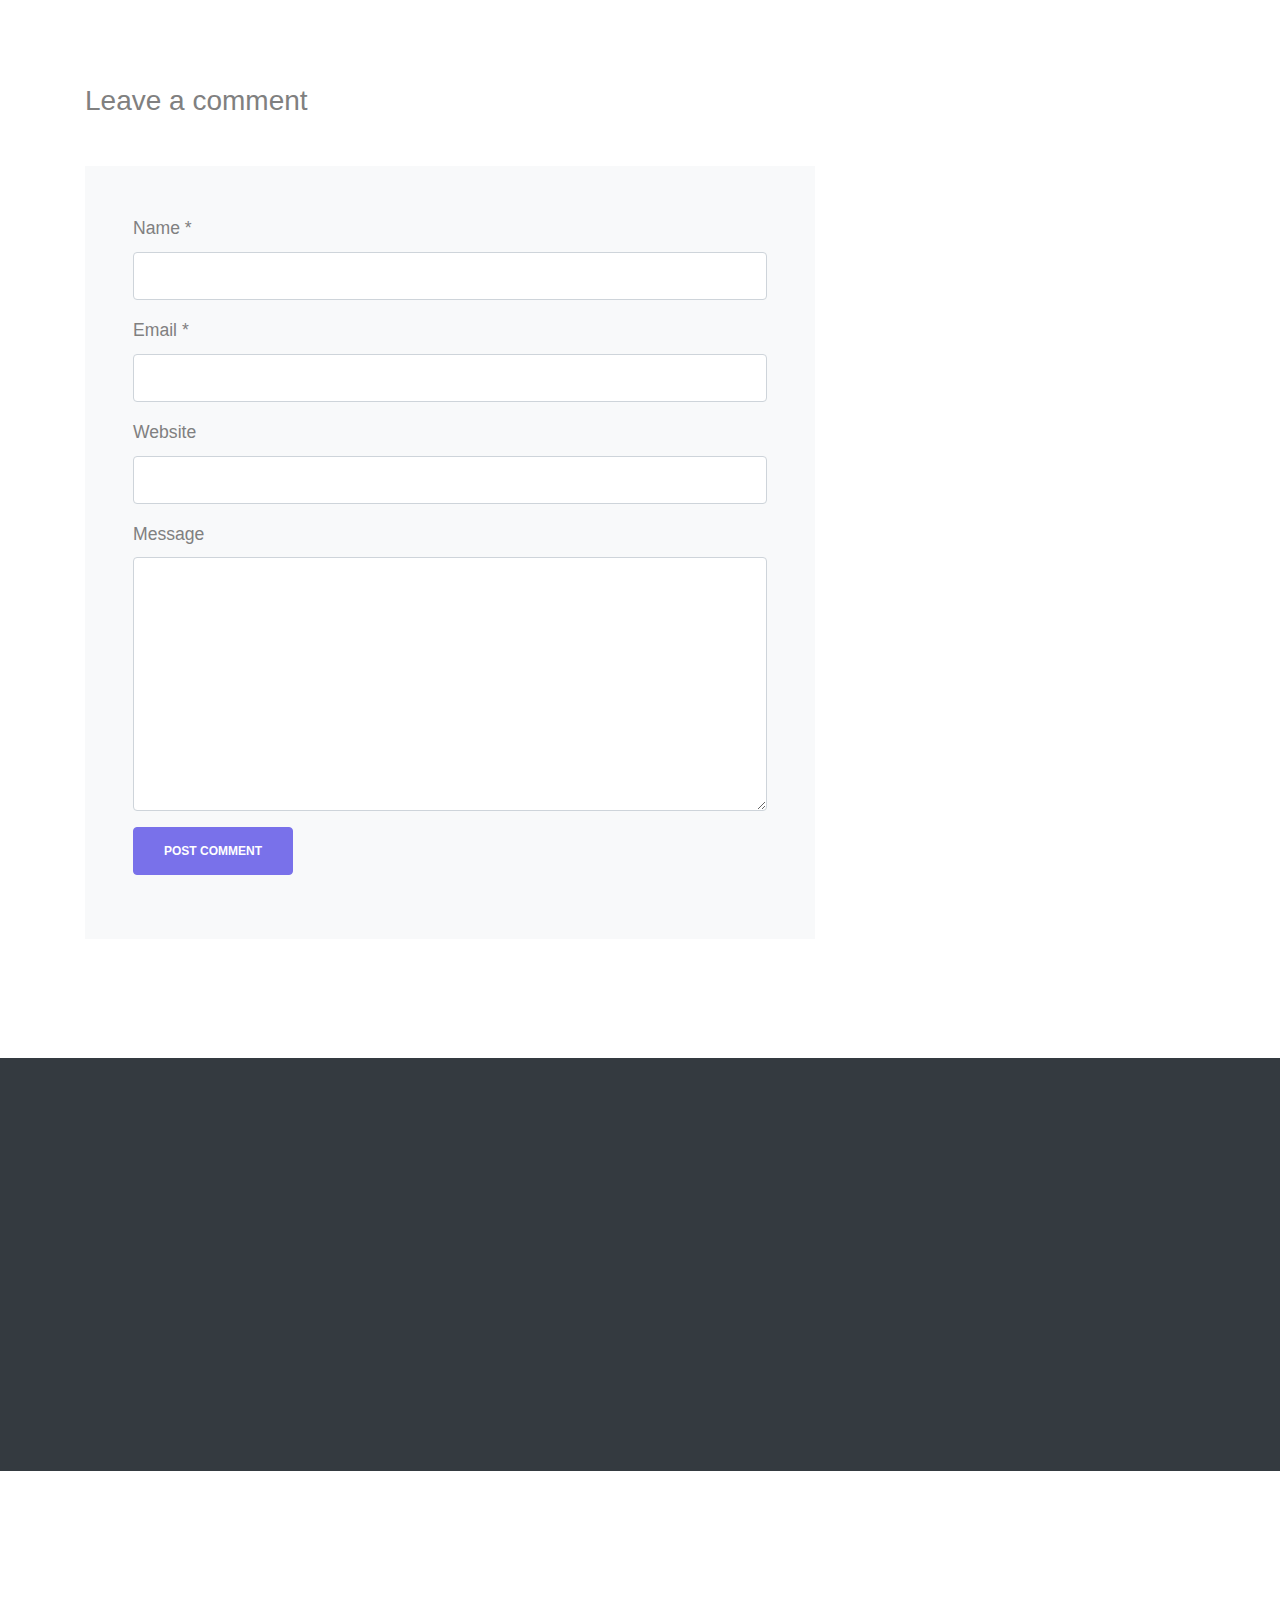
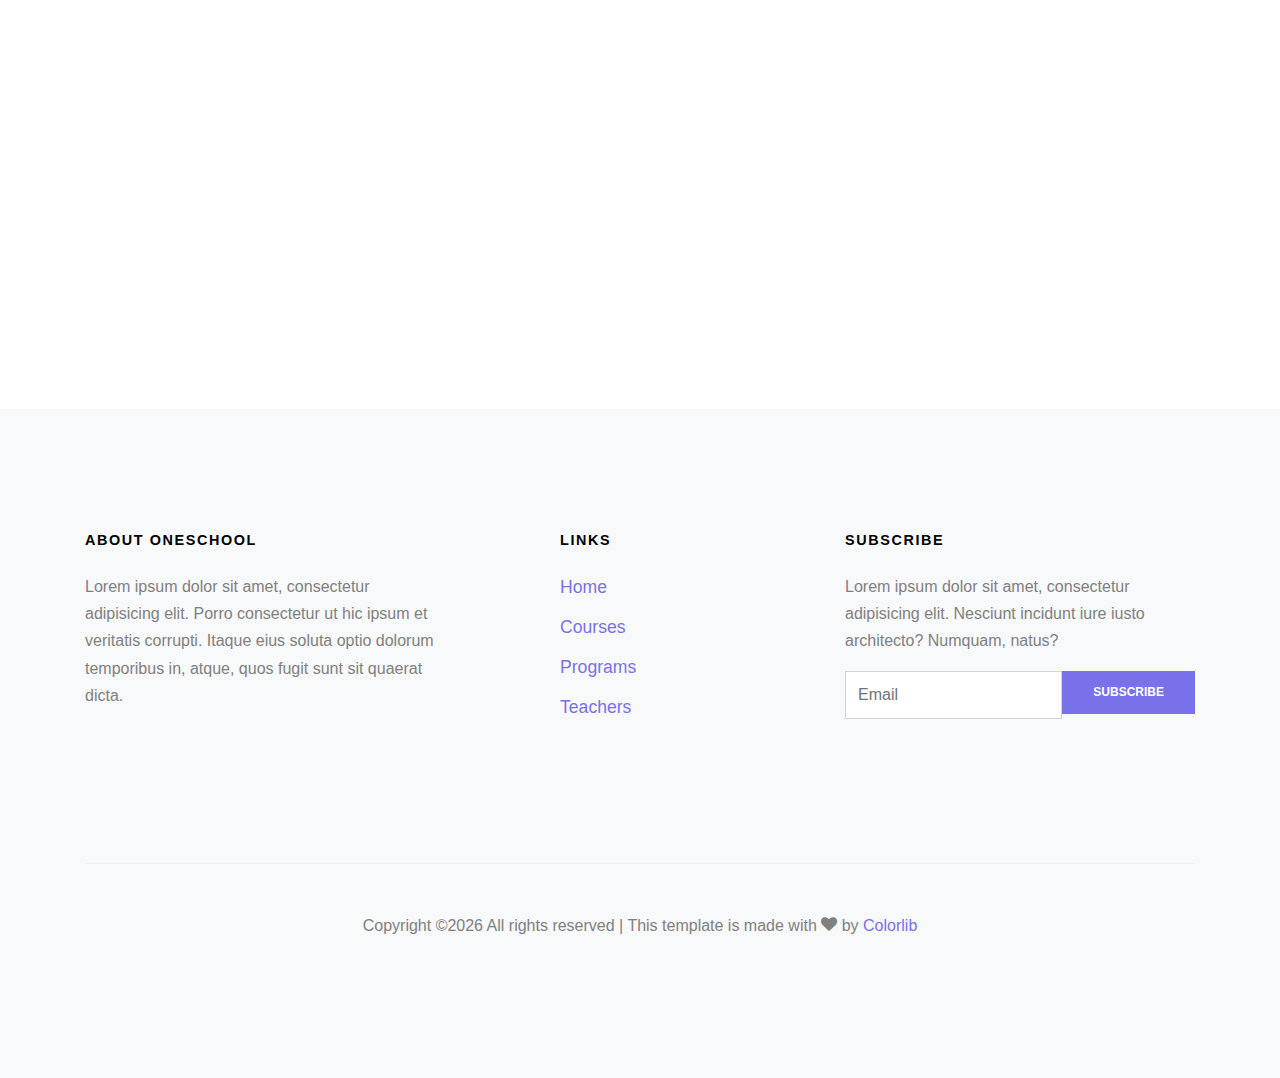
<file: ClickCheck/Prove/Prova1/oneschool-master/course-single.html>
<!DOCTYPE html>
<html lang="en">
  <head>
    <title>OneSchool &mdash; Website by Colorlib</title>
    <meta charset="utf-8">
    <meta name="viewport" content="width=device-width, initial-scale=1, shrink-to-fit=no">
    
    
    <!-- <link href="https://fonts.googleapis.com/css?family=Muli:300,400,700,900" rel="stylesheet"> -->
    <link rel="stylesheet" href="fonts/icomoon/style.css">

    <link rel="stylesheet" href="css/bootstrap.min.css">
    <link rel="stylesheet" href="css/jquery-ui.css">
    <link rel="stylesheet" href="css/owl.carousel.min.css">
    <link rel="stylesheet" href="css/owl.theme.default.min.css">
    <link rel="stylesheet" href="css/owl.theme.default.min.css">

    <link rel="stylesheet" href="css/jquery.fancybox.min.css">

    <link rel="stylesheet" href="css/bootstrap-datepicker.css">

    <link rel="stylesheet" href="fonts/flaticon/font/flaticon.css">

    <link rel="stylesheet" href="css/aos.css">

    <link rel="stylesheet" href="css/style.css">
    
  </head>
  <body data-spy="scroll" data-target=".site-navbar-target" data-offset="300">
  
  <div class="site-wrap">

    <div class="site-mobile-menu site-navbar-target">
      <div class="site-mobile-menu-header">
        <div class="site-mobile-menu-close mt-3">
          <span class="icon-close2 js-menu-toggle"></span>
        </div>
      </div>
      <div class="site-mobile-menu-body"></div>
    </div>
   
    
    <header class="site-navbar py-4 js-sticky-header site-navbar-target" role="banner">
      
      <div class="container-fluid">
        <div class="d-flex align-items-center">
          <div class="site-logo mr-auto w-25"><a href="index.html">OneSchool</a></div>

          <div class="mx-auto text-center">
            <nav class="site-navigation position-relative text-right" role="navigation">
              <ul class="site-menu main-menu js-clone-nav mx-auto d-none d-lg-block  m-0 p-0">
                <li><a href="#home-section" class="nav-link">Home</a></li>
                <li><a href="#courses-section" class="nav-link">Courses</a></li>
                <li><a href="#programs-section" class="nav-link">Programs</a></li>
                <li><a href="#teachers-section" class="nav-link">Teachers</a></li>
              </ul>
            </nav>
          </div>

          <div class="ml-auto w-25">
            <nav class="site-navigation position-relative text-right" role="navigation">
              <ul class="site-menu main-menu site-menu-dark js-clone-nav mr-auto d-none d-lg-block m-0 p-0">
                <li class="cta"><a href="#contact-section" class="nav-link"><span>Contact Us</span></a></li>
              </ul>
            </nav>
            <a href="#" class="d-inline-block d-lg-none site-menu-toggle js-menu-toggle text-black float-right"><span class="icon-menu h3"></span></a>
          </div>
        </div>
      </div>
      
    </header>

    <div class="intro-section single-cover" id="home-section">
      
      <div class="slide-1 " style="background-image: url('images/img_2.jpg');" data-stellar-background-ratio="0.5">
        <div class="container">
          <div class="row align-items-center">
            <div class="col-12">
              <div class="row justify-content-center align-items-center text-center">
                <div class="col-lg-6">
                  <h1 data-aos="fade-up" data-aos-delay="0">Logo Design Course</h1>
                  <p data-aos="fade-up" data-aos-delay="100">4 Lessons / 12 Week &bullet; 2,193 students &bullet; <a href="#" class="text-white">6 comments</a></p>
                </div>

                
              </div>
            </div>
            
          </div>
        </div>
      </div>
    </div>
    
    <div class="site-section">
      <div class="container">
        <div class="row">
          <div class="col-lg-8 mb-5">

            <div class="mb-5">
              <h3 class="text-black">Course Description</h3>
              <p class="mb-4">
                <strong class="text-black mr-3">Schedule: </strong> MWF 9:30 - 11:00
              </p>
              <p>Lorem ipsum dolor sit amet, consectetur adipisicing elit. Enim eum iure voluptatum provident natus, deleniti alias corporis dolorem architecto eligendi consequatur, veniam ratione qui adipisci, doloremque aspernatur? Debitis, quia, praesentium.</p>
              <p>Molestias sit temporibus ullam voluptatem quibusdam. Accusamus labore perspiciatis similique veritatis ipsum iure quas. Nulla perspiciatis unde eveniet nihil, nesciunt repellat maxime ab libero minima voluptas dolore repudiandae adipisci. Cumque!</p>
              <p>Enim harum voluptatem, itaque in illum quas temporibus tempore sit tempora quam atque eveniet, non aspernatur dignissimos aliquid praesentium exercitationem delectus, maxime velit saepe! Qui asperiores iure reprehenderit ad voluptas!</p>
              <div class="row mb-4">
                <div class="col-md-6">
                  <img src="images/img_1.jpg" alt="Image" class="img-fluid rounded">
                </div>
                <div class="col-md-6">
                  <img src="images/img_2.jpg" alt="Image" class="img-fluid rounded">
                </div>
              </div>
              <p>Ipsam fuga fugiat vero repudiandae, tenetur a ullam, expedita perspiciatis dolores rem quibusdam numquam dicta sint unde repellat magni recusandae. Id, quibusdam, voluptatum. Amet mollitia ratione, illum animi quia ex?</p>
              <p>Sint aut repudiandae, in amet nemo. Nobis labore id iure molestias reprehenderit quisquam illo quod cum dolorum aspernatur ut sequi, facere beatae, porro cupiditate magnam laborum laudantium laboriosam ab autem!</p>

              <p class="mt-4"><a href="#" class="btn btn-primary">Admission</a></p>
            </div>

            <div class="pt-5">
              <h3 class="mb-5">6 Comments</h3>
              <ul class="comment-list">
                <li class="comment">
                  <div class="vcard bio">
                    <img src="images/person_1.jpg" alt="Image placeholder">
                  </div>
                  <div class="comment-body">
                    <h3>Jean Doe</h3>
                    <div class="meta">January 9, 2018 at 2:21pm</div>
                    <p>Lorem ipsum dolor sit amet, consectetur adipisicing elit. Pariatur quidem laborum necessitatibus, ipsam impedit vitae autem, eum officia, fugiat saepe enim sapiente iste iure! Quam voluptas earum impedit necessitatibus, nihil?</p>
                    <p><a href="#" class="reply">Reply</a></p>
                  </div>
                </li>

                <li class="comment">
                  <div class="vcard bio">
                    <img src="images/person_1.jpg" alt="Image placeholder">
                  </div>
                  <div class="comment-body">
                    <h3>Jean Doe</h3>
                    <div class="meta">January 9, 2018 at 2:21pm</div>
                    <p>Lorem ipsum dolor sit amet, consectetur adipisicing elit. Pariatur quidem laborum necessitatibus, ipsam impedit vitae autem, eum officia, fugiat saepe enim sapiente iste iure! Quam voluptas earum impedit necessitatibus, nihil?</p>
                    <p><a href="#" class="reply">Reply</a></p>
                  </div>

                  <ul class="children">
                    <li class="comment">
                      <div class="vcard bio">
                        <img src="images/person_1.jpg" alt="Image placeholder">
                      </div>
                      <div class="comment-body">
                        <h3>Jean Doe</h3>
                        <div class="meta">January 9, 2018 at 2:21pm</div>
                        <p>Lorem ipsum dolor sit amet, consectetur adipisicing elit. Pariatur quidem laborum necessitatibus, ipsam impedit vitae autem, eum officia, fugiat saepe enim sapiente iste iure! Quam voluptas earum impedit necessitatibus, nihil?</p>
                        <p><a href="#" class="reply">Reply</a></p>
                      </div>


                      <ul class="children">
                        <li class="comment">
                          <div class="vcard bio">
                            <img src="images/person_1.jpg" alt="Image placeholder">
                          </div>
                          <div class="comment-body">
                            <h3>Jean Doe</h3>
                            <div class="meta">January 9, 2018 at 2:21pm</div>
                            <p>Lorem ipsum dolor sit amet, consectetur adipisicing elit. Pariatur quidem laborum necessitatibus, ipsam impedit vitae autem, eum officia, fugiat saepe enim sapiente iste iure! Quam voluptas earum impedit necessitatibus, nihil?</p>
                            <p><a href="#" class="reply">Reply</a></p>
                          </div>

                            <ul class="children">
                              <li class="comment">
                                <div class="vcard bio">
                                  <img src="images/person_1.jpg" alt="Image placeholder">
                                </div>
                                <div class="comment-body">
                                  <h3>Jean Doe</h3>
                                  <div class="meta">January 9, 2018 at 2:21pm</div>
                                  <p>Lorem ipsum dolor sit amet, consectetur adipisicing elit. Pariatur quidem laborum necessitatibus, ipsam impedit vitae autem, eum officia, fugiat saepe enim sapiente iste iure! Quam voluptas earum impedit necessitatibus, nihil?</p>
                                  <p><a href="#" class="reply">Reply</a></p>
                                </div>
                              </li>
                            </ul>
                        </li>
                      </ul>
                    </li>
                  </ul>
                </li>

                <li class="comment">
                  <div class="vcard bio">
                    <img src="images/person_1.jpg" alt="Image placeholder">
                  </div>
                  <div class="comment-body">
                    <h3>Jean Doe</h3>
                    <div class="meta">January 9, 2018 at 2:21pm</div>
                    <p>Lorem ipsum dolor sit amet, consectetur adipisicing elit. Pariatur quidem laborum necessitatibus, ipsam impedit vitae autem, eum officia, fugiat saepe enim sapiente iste iure! Quam voluptas earum impedit necessitatibus, nihil?</p>
                    <p><a href="#" class="reply">Reply</a></p>
                  </div>
                </li>
              </ul>
              <!-- END comment-list -->
              
              <div class="comment-form-wrap pt-5">
                <h3 class="mb-5">Leave a comment</h3>
                <form action="#" class="p-5 bg-light">
                  <div class="form-group">
                    <label for="name">Name *</label>
                    <input type="text" class="form-control" id="name">
                  </div>
                  <div class="form-group">
                    <label for="email">Email *</label>
                    <input type="email" class="form-control" id="email">
                  </div>
                  <div class="form-group">
                    <label for="website">Website</label>
                    <input type="url" class="form-control" id="website">
                  </div>

                  <div class="form-group">
                    <label for="message">Message</label>
                    <textarea name="" id="message" cols="30" rows="10" class="form-control"></textarea>
                  </div>
                  <div class="form-group">
                    <input type="submit" value="Post Comment" class="btn btn-primary">
                  </div>

                </form>
              </div>
            </div>



          </div>
          <div class="col-lg-4 pl-lg-5">

            <div class="mb-5 text-center border rounded course-instructor">
              <h3 class="mb-5 text-black text-uppercase h6 border-bottom pb-3">Course Instructor</h3>
              <div class="mb-4 text-center">
                <img src="images/person_2.jpg" alt="Image" class="w-25 rounded-circle mb-4">  
                <h3 class="h5 text-black mb-4">Christine Downeyy</h3>
                <p>Lorem ipsum dolor sit amet sectetur adipisicing elit. Ipsa porro expedita libero pariatur vero eos.</p>
              </div>
            </div>

          </div>
        </div>
      </div>
    </div>

    <div class="site-section courses-title bg-dark" id="courses-section">
      <div class="container">
        <div class="row mb-5 justify-content-center">
          <div class="col-lg-7 text-center" data-aos="fade-up" data-aos-delay="">
            <h2 class="section-title">More Courses</h2>
          </div>
        </div>
      </div>
    </div>
    <div class="site-section courses-entry-wrap"  data-aos="fade" data-aos-delay="100">
      <div class="container">
        <div class="row">

          <div class="owl-carousel col-12 nonloop-block-14">

            <div class="course bg-white h-100 align-self-stretch">
              <figure class="m-0">
                <a href="course-single.html"><img src="images/img_1.jpg" alt="Image" class="img-fluid"></a>
              </figure>
              <div class="course-inner-text py-4 px-4">
                <span class="course-price">$20</span>
                <div class="meta"><span class="icon-clock-o"></span>4 Lessons / 12 week</div>
                <h3><a href="#">Study Law of Physics</a></h3>
                <p>Lorem ipsum dolor sit amet ipsa nulla adipisicing elit. </p>
              </div>
              <div class="d-flex border-top stats">
                <div class="py-3 px-4"><span class="icon-users"></span> 2,193 students</div>
                <div class="py-3 px-4 w-25 ml-auto border-left"><span class="icon-chat"></span> 2</div>
              </div>
            </div>

            <div class="course bg-white h-100 align-self-stretch">
              <figure class="m-0">
                <a href="course-single.html"><img src="images/img_2.jpg" alt="Image" class="img-fluid"></a>
              </figure>
              <div class="course-inner-text py-4 px-4">
                <span class="course-price">$99</span>
                <div class="meta"><span class="icon-clock-o"></span>4 Lessons / 12 week</div>
                <h3><a href="#">Logo Design Course</a></h3>
                <p>Lorem ipsum dolor sit amet ipsa nulla adipisicing elit. </p>
              </div>
              <div class="d-flex border-top stats">
                <div class="py-3 px-4"><span class="icon-users"></span> 2,193 students</div>
                <div class="py-3 px-4 w-25 ml-auto border-left"><span class="icon-chat"></span> 2</div>
              </div>
            </div>

            <div class="course bg-white h-100 align-self-stretch">
              <figure class="m-0">
                <a href="course-single.html"><img src="images/img_3.jpg" alt="Image" class="img-fluid"></a>
              </figure>
              <div class="course-inner-text py-4 px-4">
                <span class="course-price">$99</span>
                <div class="meta"><span class="icon-clock-o"></span>4 Lessons / 12 week</div>
                <h3><a href="#">JS Programming Language</a></h3>
                <p>Lorem ipsum dolor sit amet ipsa nulla adipisicing elit. </p>
              </div>
              <div class="d-flex border-top stats">
                <div class="py-3 px-4"><span class="icon-users"></span> 2,193 students</div>
                <div class="py-3 px-4 w-25 ml-auto border-left"><span class="icon-chat"></span> 2</div>
              </div>
            </div>



            <div class="course bg-white h-100 align-self-stretch">
              <figure class="m-0">
                <a href="course-single.html"><img src="images/img_4.jpg" alt="Image" class="img-fluid"></a>
              </figure>
              <div class="course-inner-text py-4 px-4">
                <span class="course-price">$20</span>
                <div class="meta"><span class="icon-clock-o"></span>4 Lessons / 12 week</div>
                <h3><a href="#">Study Law of Physics</a></h3>
                <p>Lorem ipsum dolor sit amet ipsa nulla adipisicing elit. </p>
              </div>
              <div class="d-flex border-top stats">
                <div class="py-3 px-4"><span class="icon-users"></span> 2,193 students</div>
                <div class="py-3 px-4 w-25 ml-auto border-left"><span class="icon-chat"></span> 2</div>
              </div>
            </div>

            <div class="course bg-white h-100 align-self-stretch">
              <figure class="m-0">
                <a href="course-single.html"><img src="images/img_5.jpg" alt="Image" class="img-fluid"></a>
              </figure>
              <div class="course-inner-text py-4 px-4">
                <span class="course-price">$99</span>
                <div class="meta"><span class="icon-clock-o"></span>4 Lessons / 12 week</div>
                <h3><a href="#">Logo Design Course</a></h3>
                <p>Lorem ipsum dolor sit amet ipsa nulla adipisicing elit. </p>
              </div>
              <div class="d-flex border-top stats">
                <div class="py-3 px-4"><span class="icon-users"></span> 2,193 students</div>
                <div class="py-3 px-4 w-25 ml-auto border-left"><span class="icon-chat"></span> 2</div>
              </div>
            </div>

            <div class="course bg-white h-100 align-self-stretch">
              <figure class="m-0">
                <a href="course-single.html"><img src="images/img_6.jpg" alt="Image" class="img-fluid"></a>
              </figure>
              <div class="course-inner-text py-4 px-4">
                <span class="course-price">$99</span>
                <div class="meta"><span class="icon-clock-o"></span>4 Lessons / 12 week</div>
                <h3><a href="#">JS Programming Language</a></h3>
                <p>Lorem ipsum dolor sit amet ipsa nulla adipisicing elit. </p>
              </div>
              <div class="d-flex border-top stats">
                <div class="py-3 px-4"><span class="icon-users"></span> 2,193 students</div>
                <div class="py-3 px-4 w-25 ml-auto border-left"><span class="icon-chat"></span> 2</div>
              </div>
            </div>

          </div>

         

        </div>
        <div class="row justify-content-center">
          <div class="col-7 text-center">
            <button class="customPrevBtn btn btn-primary m-1">Prev</button>
            <button class="customNextBtn btn btn-primary m-1">Next</button>
          </div>
        </div>
      </div>
    </div>
     
    <footer class="footer-section bg-light">
      <div class="container">
        <div class="row">
          <div class="col-md-4">
            <h3>About OneSchool</h3>
            <p>Lorem ipsum dolor sit amet, consectetur adipisicing elit. Porro consectetur ut hic ipsum et veritatis corrupti. Itaque eius soluta optio dolorum temporibus in, atque, quos fugit sunt sit quaerat dicta.</p>
          </div>

          <div class="col-md-3 ml-auto">
            <h3>Links</h3>
            <ul class="list-unstyled footer-links">
              <li><a href="#">Home</a></li>
              <li><a href="#">Courses</a></li>
              <li><a href="#">Programs</a></li>
              <li><a href="#">Teachers</a></li>
            </ul>
          </div>

          <div class="col-md-4">
            <h3>Subscribe</h3>
            <p>Lorem ipsum dolor sit amet, consectetur adipisicing elit. Nesciunt incidunt iure iusto architecto? Numquam, natus?</p>
            <form action="#" class="footer-subscribe">
              <div class="d-flex mb-5">
                <input type="text" class="form-control rounded-0" placeholder="Email">
                <input type="submit" class="btn btn-primary rounded-0" value="Subscribe">
              </div>
            </form>
          </div>

        </div>

        <div class="row pt-5 mt-5 text-center">
          <div class="col-md-12">
            <div class="border-top pt-5">
            <p>
        <!-- Link back to Colorlib can't be removed. Template is licensed under CC BY 3.0. -->
        Copyright &copy;<script>document.write(new Date().getFullYear());</script> All rights reserved | This template is made with <i class="icon-heart" aria-hidden="true"></i> by <a href="https://colorlib.com" target="_blank" >Colorlib</a>
        <!-- Link back to Colorlib can't be removed. Template is licensed under CC BY 3.0. -->
      </p>
            </div>
          </div>
          
        </div>
      </div>
    </footer>

  
    
  </div> <!-- .site-wrap -->

  <script src="js/jquery-3.3.1.min.js"></script>
  <script src="js/jquery-migrate-3.0.1.min.js"></script>
  <script src="js/jquery-ui.js"></script>
  <script src="js/popper.min.js"></script>
  <script src="js/bootstrap.min.js"></script>
  <script src="js/owl.carousel.min.js"></script>
  <script src="js/jquery.stellar.min.js"></script>
  <script src="js/jquery.countdown.min.js"></script>
  <script src="js/bootstrap-datepicker.min.js"></script>
  <script src="js/jquery.easing.1.3.js"></script>
  <script src="js/aos.js"></script>
  <script src="js/jquery.fancybox.min.js"></script>
  <script src="js/jquery.sticky.js"></script>

  
  <script src="js/main.js"></script>
    
  </body>
</html>
</file>
<file: ClickCheck/Prove/Prova1/oneschool-master/fonts/icomoon/style.css>
@font-face {
  font-family: 'icomoon';
  src:  url('fonts/icomoon.eot?10si43');
  src:  url('fonts/icomoon.eot?10si43#iefix') format('embedded-opentype'),
    url('fonts/icomoon.ttf?10si43') format('truetype'),
    url('fonts/icomoon.woff?10si43') format('woff'),
    url('fonts/icomoon.svg?10si43#icomoon') format('svg');
  font-weight: normal;
  font-style: normal;
}

[class^="icon-"], [class*=" icon-"] {
  /* use !important to prevent issues with browser extensions that change fonts */
  font-family: 'icomoon' !important;
  speak: none;
  font-style: normal;
  font-weight: normal;
  font-variant: normal;
  text-transform: none;
  line-height: 1;

  /* Better Font Rendering =========== */
  -webkit-font-smoothing: antialiased;
  -moz-osx-font-smoothing: grayscale;
}

.icon-asterisk:before {
  content: "\f069";
}
.icon-plus:before {
  content: "\f067";
}
.icon-question:before {
  content: "\f128";
}
.icon-minus:before {
  content: "\f068";
}
.icon-glass:before {
  content: "\f000";
}
.icon-music:before {
  content: "\f001";
}
.icon-search:before {
  content: "\f002";
}
.icon-envelope-o:before {
  content: "\f003";
}
.icon-heart:before {
  content: "\f004";
}
.icon-star:before {
  content: "\f005";
}
.icon-star-o:before {
  content: "\f006";
}
.icon-user:before {
  content: "\f007";
}
.icon-film:before {
  content: "\f008";
}
.icon-th-large:before {
  content: "\f009";
}
.icon-th:before {
  content: "\f00a";
}
.icon-th-list:before {
  content: "\f00b";
}
.icon-check:before {
  content: "\f00c";
}
.icon-close:before {
  content: "\f00d";
}
.icon-remove:before {
  content: "\f00d";
}
.icon-times:before {
  content: "\f00d";
}
.icon-search-plus:before {
  content: "\f00e";
}
.icon-search-minus:before {
  content: "\f010";
}
.icon-power-off:before {
  content: "\f011";
}
.icon-signal:before {
  content: "\f012";
}
.icon-cog:before {
  content: "\f013";
}
.icon-gear:before {
  content: "\f013";
}
.icon-trash-o:before {
  content: "\f014";
}
.icon-home:before {
  content: "\f015";
}
.icon-file-o:before {
  content: "\f016";
}
.icon-clock-o:before {
  content: "\f017";
}
.icon-road:before {
  content: "\f018";
}
.icon-download:before {
  content: "\f019";
}
.icon-arrow-circle-o-down:before {
  content: "\f01a";
}
.icon-arrow-circle-o-up:before {
  content: "\f01b";
}
.icon-inbox:before {
  content: "\f01c";
}
.icon-play-circle-o:before {
  content: "\f01d";
}
.icon-repeat:before {
  content: "\f01e";
}
.icon-rotate-right:before {
  content: "\f01e";
}
.icon-refresh:before {
  content: "\f021";
}
.icon-list-alt:before {
  content: "\f022";
}
.icon-lock:before {
  content: "\f023";
}
.icon-flag:before {
  content: "\f024";
}
.icon-headphones:before {
  content: "\f025";
}
.icon-volume-off:before {
  content: "\f026";
}
.icon-volume-down:before {
  content: "\f027";
}
.icon-volume-up:before {
  content: "\f028";
}
.icon-qrcode:before {
  content: "\f029";
}
.icon-barcode:before {
  content: "\f02a";
}
.icon-tag:before {
  content: "\f02b";
}
.icon-tags:before {
  content: "\f02c";
}
.icon-book:before {
  content: "\f02d";
}
.icon-bookmark:before {
  content: "\f02e";
}
.icon-print:before {
  content: "\f02f";
}
.icon-camera:before {
  content: "\f030";
}
.icon-font:before {
  content: "\f031";
}
.icon-bold:before {
  content: "\f032";
}
.icon-italic:before {
  content: "\f033";
}
.icon-text-height:before {
  content: "\f034";
}
.icon-text-width:before {
  content: "\f035";
}
.icon-align-left:before {
  content: "\f036";
}
.icon-align-center:before {
  content: "\f037";
}
.icon-align-right:before {
  content: "\f038";
}
.icon-align-justify:before {
  content: "\f039";
}
.icon-list:before {
  content: "\f03a";
}
.icon-dedent:before {
  content: "\f03b";
}
.icon-outdent:before {
  content: "\f03b";
}
.icon-indent:before {
  content: "\f03c";
}
.icon-video-camera:before {
  content: "\f03d";
}
.icon-image:before {
  content: "\f03e";
}
.icon-photo:before {
  content: "\f03e";
}
.icon-picture-o:before {
  content: "\f03e";
}
.icon-pencil:before {
  content: "\f040";
}
.icon-map-marker:before {
  content: "\f041";
}
.icon-adjust:before {
  content: "\f042";
}
.icon-tint:before {
  content: "\f043";
}
.icon-edit:before {
  content: "\f044";
}
.icon-pencil-square-o:before {
  content: "\f044";
}
.icon-share-square-o:before {
  content: "\f045";
}
.icon-check-square-o:before {
  content: "\f046";
}
.icon-arrows:before {
  content: "\f047";
}
.icon-step-backward:before {
  content: "\f048";
}
.icon-fast-backward:before {
  content: "\f049";
}
.icon-backward:before {
  content: "\f04a";
}
.icon-play:before {
  content: "\f04b";
}
.icon-pause:before {
  content: "\f04c";
}
.icon-stop:before {
  content: "\f04d";
}
.icon-forward:before {
  content: "\f04e";
}
.icon-fast-forward:before {
  content: "\f050";
}
.icon-step-forward:before {
  content: "\f051";
}
.icon-eject:before {
  content: "\f052";
}
.icon-chevron-left:before {
  content: "\f053";
}
.icon-chevron-right:before {
  content: "\f054";
}
.icon-plus-circle:before {
  content: "\f055";
}
.icon-minus-circle:before {
  content: "\f056";
}
.icon-times-circle:before {
  content: "\f057";
}
.icon-check-circle:before {
  content: "\f058";
}
.icon-question-circle:before {
  content: "\f059";
}
.icon-info-circle:before {
  content: "\f05a";
}
.icon-crosshairs:before {
  content: "\f05b";
}
.icon-times-circle-o:before {
  content: "\f05c";
}
.icon-check-circle-o:before {
  content: "\f05d";
}
.icon-ban:before {
  content: "\f05e";
}
.icon-arrow-left:before {
  content: "\f060";
}
.icon-arrow-right:before {
  content: "\f061";
}
.icon-arrow-up:before {
  content: "\f062";
}
.icon-arrow-down:before {
  content: "\f063";
}
.icon-mail-forward:before {
  content: "\f064";
}
.icon-share:before {
  content: "\f064";
}
.icon-expand:before {
  content: "\f065";
}
.icon-compress:before {
  content: "\f066";
}
.icon-exclamation-circle:before {
  content: "\f06a";
}
.icon-gift:before {
  content: "\f06b";
}
.icon-leaf:before {
  content: "\f06c";
}
.icon-fire:before {
  content: "\f06d";
}
.icon-eye:before {
  content: "\f06e";
}
.icon-eye-slash:before {
  content: "\f070";
}
.icon-exclamation-triangle:before {
  content: "\f071";
}
.icon-warning:before {
  content: "\f071";
}
.icon-plane:before {
  content: "\f072";
}
.icon-calendar:before {
  content: "\f073";
}
.icon-random:before {
  content: "\f074";
}
.icon-comment:before {
  content: "\f075";
}
.icon-magnet:before {
  content: "\f076";
}
.icon-chevron-up:before {
  content: "\f077";
}
.icon-chevron-down:before {
  content: "\f078";
}
.icon-retweet:before {
  content: "\f079";
}
.icon-shopping-cart:before {
  content: "\f07a";
}
.icon-folder:before {
  content: "\f07b";
}
.icon-folder-open:before {
  content: "\f07c";
}
.icon-arrows-v:before {
  content: "\f07d";
}
.icon-arrows-h:before {
  content: "\f07e";
}
.icon-bar-chart:before {
  content: "\f080";
}
.icon-bar-chart-o:before {
  content: "\f080";
}
.icon-twitter-square:before {
  content: "\f081";
}
.icon-facebook-square:before {
  content: "\f082";
}
.icon-camera-retro:before {
  content: "\f083";
}
.icon-key:before {
  content: "\f084";
}
.icon-cogs:before {
  content: "\f085";
}
.icon-gears:before {
  content: "\f085";
}
.icon-comments:before {
  content: "\f086";
}
.icon-thumbs-o-up:before {
  content: "\f087";
}
.icon-thumbs-o-down:before {
  content: "\f088";
}
.icon-star-half:before {
  content: "\f089";
}
.icon-heart-o:before {
  content: "\f08a";
}
.icon-sign-out:before {
  content: "\f08b";
}
.icon-linkedin-square:before {
  content: "\f08c";
}
.icon-thumb-tack:before {
  content: "\f08d";
}
.icon-external-link:before {
  content: "\f08e";
}
.icon-sign-in:before {
  content: "\f090";
}
.icon-trophy:before {
  content: "\f091";
}
.icon-github-square:before {
  content: "\f092";
}
.icon-upload:before {
  content: "\f093";
}
.icon-lemon-o:before {
  content: "\f094";
}
.icon-phone:before {
  content: "\f095";
}
.icon-square-o:before {
  content: "\f096";
}
.icon-bookmark-o:before {
  content: "\f097";
}
.icon-phone-square:before {
  content: "\f098";
}
.icon-twitter:before {
  content: "\f099";
}
.icon-facebook:before {
  content: "\f09a";
}
.icon-facebook-f:before {
  content: "\f09a";
}
.icon-github:before {
  content: "\f09b";
}
.icon-unlock:before {
  content: "\f09c";
}
.icon-credit-card:before {
  content: "\f09d";
}
.icon-feed:before {
  content: "\f09e";
}
.icon-rss:before {
  content: "\f09e";
}
.icon-hdd-o:before {
  content: "\f0a0";
}
.icon-bullhorn:before {
  content: "\f0a1";
}
.icon-bell-o:before {
  content: "\f0a2";
}
.icon-certificate:before {
  content: "\f0a3";
}
.icon-hand-o-right:before {
  content: "\f0a4";
}
.icon-hand-o-left:before {
  content: "\f0a5";
}
.icon-hand-o-up:before {
  content: "\f0a6";
}
.icon-hand-o-down:before {
  content: "\f0a7";
}
.icon-arrow-circle-left:before {
  content: "\f0a8";
}
.icon-arrow-circle-right:before {
  content: "\f0a9";
}
.icon-arrow-circle-up:before {
  content: "\f0aa";
}
.icon-arrow-circle-down:before {
  content: "\f0ab";
}
.icon-globe:before {
  content: "\f0ac";
}
.icon-wrench:before {
  content: "\f0ad";
}
.icon-tasks:before {
  content: "\f0ae";
}
.icon-filter:before {
  content: "\f0b0";
}
.icon-briefcase:before {
  content: "\f0b1";
}
.icon-arrows-alt:before {
  content: "\f0b2";
}
.icon-group:before {
  content: "\f0c0";
}
.icon-users:before {
  content: "\f0c0";
}
.icon-chain:before {
  content: "\f0c1";
}
.icon-link:before {
  content: "\f0c1";
}
.icon-cloud:before {
  content: "\f0c2";
}
.icon-flask:before {
  content: "\f0c3";
}
.icon-cut:before {
  content: "\f0c4";
}
.icon-scissors:before {
  content: "\f0c4";
}
.icon-copy:before {
  content: "\f0c5";
}
.icon-files-o:before {
  content: "\f0c5";
}
.icon-paperclip:before {
  content: "\f0c6";
}
.icon-floppy-o:before {
  content: "\f0c7";
}
.icon-save:before {
  content: "\f0c7";
}
.icon-square:before {
  content: "\f0c8";
}
.icon-bars:before {
  content: "\f0c9";
}
.icon-navicon:before {
  content: "\f0c9";
}
.icon-reorder:before {
  content: "\f0c9";
}
.icon-list-ul:before {
  content: "\f0ca";
}
.icon-list-ol:before {
  content: "\f0cb";
}
.icon-strikethrough:before {
  content: "\f0cc";
}
.icon-underline:before {
  content: "\f0cd";
}
.icon-table:before {
  content: "\f0ce";
}
.icon-magic:before {
  content: "\f0d0";
}
.icon-truck:before {
  content: "\f0d1";
}
.icon-pinterest:before {
  content: "\f0d2";
}
.icon-pinterest-square:before {
  content: "\f0d3";
}
.icon-google-plus-square:before {
  content: "\f0d4";
}
.icon-google-plus:before {
  content: "\f0d5";
}
.icon-money:before {
  content: "\f0d6";
}
.icon-caret-down:before {
  content: "\f0d7";
}
.icon-caret-up:before {
  content: "\f0d8";
}
.icon-caret-left:before {
  content: "\f0d9";
}
.icon-caret-right:before {
  content: "\f0da";
}
.icon-columns:before {
  content: "\f0db";
}
.icon-sort:before {
  content: "\f0dc";
}
.icon-unsorted:before {
  content: "\f0dc";
}
.icon-sort-desc:before {
  content: "\f0dd";
}
.icon-sort-down:before {
  content: "\f0dd";
}
.icon-sort-asc:before {
  content: "\f0de";
}
.icon-sort-up:before {
  content: "\f0de";
}
.icon-envelope:before {
  content: "\f0e0";
}
.icon-linkedin:before {
  content: "\f0e1";
}
.icon-rotate-left:before {
  content: "\f0e2";
}
.icon-undo:before {
  content: "\f0e2";
}
.icon-gavel:before {
  content: "\f0e3";
}
.icon-legal:before {
  content: "\f0e3";
}
.icon-dashboard:before {
  content: "\f0e4";
}
.icon-tachometer:before {
  content: "\f0e4";
}
.icon-comment-o:before {
  content: "\f0e5";
}
.icon-comments-o:before {
  content: "\f0e6";
}
.icon-bolt:before {
  content: "\f0e7";
}
.icon-flash:before {
  content: "\f0e7";
}
.icon-sitemap:before {
  content: "\f0e8";
}
.icon-umbrella:before {
  content: "\f0e9";
}
.icon-clipboard:before {
  content: "\f0ea";
}
.icon-paste:before {
  content: "\f0ea";
}
.icon-lightbulb-o:before {
  content: "\f0eb";
}
.icon-exchange:before {
  content: "\f0ec";
}
.icon-cloud-download:before {
  content: "\f0ed";
}
.icon-cloud-upload:before {
  content: "\f0ee";
}
.icon-user-md:before {
  content: "\f0f0";
}
.icon-stethoscope:before {
  content: "\f0f1";
}
.icon-suitcase:before {
  content: "\f0f2";
}
.icon-bell:before {
  content: "\f0f3";
}
.icon-coffee:before {
  content: "\f0f4";
}
.icon-cutlery:before {
  content: "\f0f5";
}
.icon-file-text-o:before {
  content: "\f0f6";
}
.icon-building-o:before {
  content: "\f0f7";
}
.icon-hospital-o:before {
  content: "\f0f8";
}
.icon-ambulance:before {
  content: "\f0f9";
}
.icon-medkit:before {
  content: "\f0fa";
}
.icon-fighter-jet:before {
  content: "\f0fb";
}
.icon-beer:before {
  content: "\f0fc";
}
.icon-h-square:before {
  content: "\f0fd";
}
.icon-plus-square:before {
  content: "\f0fe";
}
.icon-angle-double-left:before {
  content: "\f100";
}
.icon-angle-double-right:before {
  content: "\f101";
}
.icon-angle-double-up:before {
  content: "\f102";
}
.icon-angle-double-down:before {
  content: "\f103";
}
.icon-angle-left:before {
  content: "\f104";
}
.icon-angle-right:before {
  content: "\f105";
}
.icon-angle-up:before {
  content: "\f106";
}
.icon-angle-down:before {
  content: "\f107";
}
.icon-desktop:before {
  content: "\f108";
}
.icon-laptop:before {
  content: "\f109";
}
.icon-tablet:before {
  content: "\f10a";
}
.icon-mobile:before {
  content: "\f10b";
}
.icon-mobile-phone:before {
  content: "\f10b";
}
.icon-circle-o:before {
  content: "\f10c";
}
.icon-quote-left:before {
  content: "\f10d";
}
.icon-quote-right:before {
  content: "\f10e";
}
.icon-spinner:before {
  content: "\f110";
}
.icon-circle:before {
  content: "\f111";
}
.icon-mail-reply:before {
  content: "\f112";
}
.icon-reply:before {
  content: "\f112";
}
.icon-github-alt:before {
  content: "\f113";
}
.icon-folder-o:before {
  content: "\f114";
}
.icon-folder-open-o:before {
  content: "\f115";
}
.icon-smile-o:before {
  content: "\f118";
}
.icon-frown-o:before {
  content: "\f119";
}
.icon-meh-o:before {
  content: "\f11a";
}
.icon-gamepad:before {
  content: "\f11b";
}
.icon-keyboard-o:before {
  content: "\f11c";
}
.icon-flag-o:before {
  content: "\f11d";
}
.icon-flag-checkered:before {
  content: "\f11e";
}
.icon-terminal:before {
  content: "\f120";
}
.icon-code:before {
  content: "\f121";
}
.icon-mail-reply-all:before {
  content: "\f122";
}
.icon-reply-all:before {
  content: "\f122";
}
.icon-star-half-empty:before {
  content: "\f123";
}
.icon-star-half-full:before {
  content: "\f123";
}
.icon-star-half-o:before {
  content: "\f123";
}
.icon-location-arrow:before {
  content: "\f124";
}
.icon-crop:before {
  content: "\f125";
}
.icon-code-fork:before {
  content: "\f126";
}
.icon-chain-broken:before {
  content: "\f127";
}
.icon-unlink:before {
  content: "\f127";
}
.icon-info:before {
  content: "\f129";
}
.icon-exclamation:before {
  content: "\f12a";
}
.icon-superscript:before {
  content: "\f12b";
}
.icon-subscript:before {
  content: "\f12c";
}
.icon-eraser:before {
  content: "\f12d";
}
.icon-puzzle-piece:before {
  content: "\f12e";
}
.icon-microphone:before {
  content: "\f130";
}
.icon-microphone-slash:before {
  content: "\f131";
}
.icon-shield:before {
  content: "\f132";
}
.icon-calendar-o:before {
  content: "\f133";
}
.icon-fire-extinguisher:before {
  content: "\f134";
}
.icon-rocket:before {
  content: "\f135";
}
.icon-maxcdn:before {
  content: "\f136";
}
.icon-chevron-circle-left:before {
  content: "\f137";
}
.icon-chevron-circle-right:before {
  content: "\f138";
}
.icon-chevron-circle-up:before {
  content: "\f139";
}
.icon-chevron-circle-down:before {
  content: "\f13a";
}
.icon-html5:before {
  content: "\f13b";
}
.icon-css3:before {
  content: "\f13c";
}
.icon-anchor:before {
  content: "\f13d";
}
.icon-unlock-alt:before {
  content: "\f13e";
}
.icon-bullseye:before {
  content: "\f140";
}
.icon-ellipsis-h:before {
  content: "\f141";
}
.icon-ellipsis-v:before {
  content: "\f142";
}
.icon-rss-square:before {
  content: "\f143";
}
.icon-play-circle:before {
  content: "\f144";
}
.icon-ticket:before {
  content: "\f145";
}
.icon-minus-square:before {
  content: "\f146";
}
.icon-minus-square-o:before {
  content: "\f147";
}
.icon-level-up:before {
  content: "\f148";
}
.icon-level-down:before {
  content: "\f149";
}
.icon-check-square:before {
  content: "\f14a";
}
.icon-pencil-square:before {
  content: "\f14b";
}
.icon-external-link-square:before {
  content: "\f14c";
}
.icon-share-square:before {
  content: "\f14d";
}
.icon-compass:before {
  content: "\f14e";
}
.icon-caret-square-o-down:before {
  content: "\f150";
}
.icon-toggle-down:before {
  content: "\f150";
}
.icon-caret-square-o-up:before {
  content: "\f151";
}
.icon-toggle-up:before {
  content: "\f151";
}
.icon-caret-square-o-right:before {
  content: "\f152";
}
.icon-toggle-right:before {
  content: "\f152";
}
.icon-eur:before {
  content: "\f153";
}
.icon-euro:before {
  content: "\f153";
}
.icon-gbp:before {
  content: "\f154";
}
.icon-dollar:before {
  content: "\f155";
}
.icon-usd:before {
  content: "\f155";
}
.icon-inr:before {
  content: "\f156";
}
.icon-rupee:before {
  content: "\f156";
}
.icon-cny:before {
  content: "\f157";
}
.icon-jpy:before {
  content: "\f157";
}
.icon-rmb:before {
  content: "\f157";
}
.icon-yen:before {
  content: "\f157";
}
.icon-rouble:before {
  content: "\f158";
}
.icon-rub:before {
  content: "\f158";
}
.icon-ruble:before {
  content: "\f158";
}
.icon-krw:before {
  content: "\f159";
}
.icon-won:before {
  content: "\f159";
}
.icon-bitcoin:before {
  content: "\f15a";
}
.icon-btc:before {
  content: "\f15a";
}
.icon-file:before {
  content: "\f15b";
}
.icon-file-text:before {
  content: "\f15c";
}
.icon-sort-alpha-asc:before {
  content: "\f15d";
}
.icon-sort-alpha-desc:before {
  content: "\f15e";
}
.icon-sort-amount-asc:before {
  content: "\f160";
}
.icon-sort-amount-desc:before {
  content: "\f161";
}
.icon-sort-numeric-asc:before {
  content: "\f162";
}
.icon-sort-numeric-desc:before {
  content: "\f163";
}
.icon-thumbs-up:before {
  content: "\f164";
}
.icon-thumbs-down:before {
  content: "\f165";
}
.icon-youtube-square:before {
  content: "\f166";
}
.icon-youtube:before {
  content: "\f167";
}
.icon-xing:before {
  content: "\f168";
}
.icon-xing-square:before {
  content: "\f169";
}
.icon-youtube-play:before {
  content: "\f16a";
}
.icon-dropbox:before {
  content: "\f16b";
}
.icon-stack-overflow:before {
  content: "\f16c";
}
.icon-instagram:before {
  content: "\f16d";
}
.icon-flickr:before {
  content: "\f16e";
}
.icon-adn:before {
  content: "\f170";
}
.icon-bitbucket:before {
  content: "\f171";
}
.icon-bitbucket-square:before {
  content: "\f172";
}
.icon-tumblr:before {
  content: "\f173";
}
.icon-tumblr-square:before {
  content: "\f174";
}
.icon-long-arrow-down:before {
  content: "\f175";
}
.icon-long-arrow-up:before {
  content: "\f176";
}
.icon-long-arrow-left:before {
  content: "\f177";
}
.icon-long-arrow-right:before {
  content: "\f178";
}
.icon-apple:before {
  content: "\f179";
}
.icon-windows:before {
  content: "\f17a";
}
.icon-android:before {
  content: "\f17b";
}
.icon-linux:before {
  content: "\f17c";
}
.icon-dribbble:before {
  content: "\f17d";
}
.icon-skype:before {
  content: "\f17e";
}
.icon-foursquare:before {
  content: "\f180";
}
.icon-trello:before {
  content: "\f181";
}
.icon-female:before {
  content: "\f182";
}
.icon-male:before {
  content: "\f183";
}
.icon-gittip:before {
  content: "\f184";
}
.icon-gratipay:before {
  content: "\f184";
}
.icon-sun-o:before {
  content: "\f185";
}
.icon-moon-o:before {
  content: "\f186";
}
.icon-archive:before {
  content: "\f187";
}
.icon-bug:before {
  content: "\f188";
}
.icon-vk:before {
  content: "\f189";
}
.icon-weibo:before {
  content: "\f18a";
}
.icon-renren:before {
  content: "\f18b";
}
.icon-pagelines:before {
  content: "\f18c";
}
.icon-stack-exchange:before {
  content: "\f18d";
}
.icon-arrow-circle-o-right:before {
  content: "\f18e";
}
.icon-arrow-circle-o-left:before {
  content: "\f190";
}
.icon-caret-square-o-left:before {
  content: "\f191";
}
.icon-toggle-left:before {
  content: "\f191";
}
.icon-dot-circle-o:before {
  content: "\f192";
}
.icon-wheelchair:before {
  content: "\f193";
}
.icon-vimeo-square:before {
  content: "\f194";
}
.icon-try:before {
  content: "\f195";
}
.icon-turkish-lira:before {
  content: "\f195";
}
.icon-plus-square-o:before {
  content: "\f196";
}
.icon-space-shuttle:before {
  content: "\f197";
}
.icon-slack:before {
  content: "\f198";
}
.icon-envelope-square:before {
  content: "\f199";
}
.icon-wordpress:before {
  content: "\f19a";
}
.icon-openid:before {
  content: "\f19b";
}
.icon-bank:before {
  content: "\f19c";
}
.icon-institution:before {
  content: "\f19c";
}
.icon-university:before {
  content: "\f19c";
}
.icon-graduation-cap:before {
  content: "\f19d";
}
.icon-mortar-board:before {
  content: "\f19d";
}
.icon-yahoo:before {
  content: "\f19e";
}
.icon-google:before {
  content: "\f1a0";
}
.icon-reddit:before {
  content: "\f1a1";
}
.icon-reddit-square:before {
  content: "\f1a2";
}
.icon-stumbleupon-circle:before {
  content: "\f1a3";
}
.icon-stumbleupon:before {
  content: "\f1a4";
}
.icon-delicious:before {
  content: "\f1a5";
}
.icon-digg:before {
  content: "\f1a6";
}
.icon-pied-piper-pp:before {
  content: "\f1a7";
}
.icon-pied-piper-alt:before {
  content: "\f1a8";
}
.icon-drupal:before {
  content: "\f1a9";
}
.icon-joomla:before {
  content: "\f1aa";
}
.icon-language:before {
  content: "\f1ab";
}
.icon-fax:before {
  content: "\f1ac";
}
.icon-building:before {
  content: "\f1ad";
}
.icon-child:before {
  content: "\f1ae";
}
.icon-paw:before {
  content: "\f1b0";
}
.icon-spoon:before {
  content: "\f1b1";
}
.icon-cube:before {
  content: "\f1b2";
}
.icon-cubes:before {
  content: "\f1b3";
}
.icon-behance:before {
  content: "\f1b4";
}
.icon-behance-square:before {
  content: "\f1b5";
}
.icon-steam:before {
  content: "\f1b6";
}
.icon-steam-square:before {
  content: "\f1b7";
}
.icon-recycle:before {
  content: "\f1b8";
}
.icon-automobile:before {
  content: "\f1b9";
}
.icon-car:before {
  content: "\f1b9";
}
.icon-cab:before {
  content: "\f1ba";
}
.icon-taxi:before {
  content: "\f1ba";
}
.icon-tree:before {
  content: "\f1bb";
}
.icon-spotify:before {
  content: "\f1bc";
}
.icon-deviantart:before {
  content: "\f1bd";
}
.icon-soundcloud:before {
  content: "\f1be";
}
.icon-database:before {
  content: "\f1c0";
}
.icon-file-pdf-o:before {
  content: "\f1c1";
}
.icon-file-word-o:before {
  content: "\f1c2";
}
.icon-file-excel-o:before {
  content: "\f1c3";
}
.icon-file-powerpoint-o:before {
  content: "\f1c4";
}
.icon-file-image-o:before {
  content: "\f1c5";
}
.icon-file-photo-o:before {
  content: "\f1c5";
}
.icon-file-picture-o:before {
  content: "\f1c5";
}
.icon-file-archive-o:before {
  content: "\f1c6";
}
.icon-file-zip-o:before {
  content: "\f1c6";
}
.icon-file-audio-o:before {
  content: "\f1c7";
}
.icon-file-sound-o:before {
  content: "\f1c7";
}
.icon-file-movie-o:before {
  content: "\f1c8";
}
.icon-file-video-o:before {
  content: "\f1c8";
}
.icon-file-code-o:before {
  content: "\f1c9";
}
.icon-vine:before {
  content: "\f1ca";
}
.icon-codepen:before {
  content: "\f1cb";
}
.icon-jsfiddle:before {
  content: "\f1cc";
}
.icon-life-bouy:before {
  content: "\f1cd";
}
.icon-life-buoy:before {
  content: "\f1cd";
}
.icon-life-ring:before {
  content: "\f1cd";
}
.icon-life-saver:before {
  content: "\f1cd";
}
.icon-support:before {
  content: "\f1cd";
}
.icon-circle-o-notch:before {
  content: "\f1ce";
}
.icon-ra:before {
  content: "\f1d0";
}
.icon-rebel:before {
  content: "\f1d0";
}
.icon-resistance:before {
  content: "\f1d0";
}
.icon-empire:before {
  content: "\f1d1";
}
.icon-ge:before {
  content: "\f1d1";
}
.icon-git-square:before {
  content: "\f1d2";
}
.icon-git:before {
  content: "\f1d3";
}
.icon-hacker-news:before {
  content: "\f1d4";
}
.icon-y-combinator-square:before {
  content: "\f1d4";
}
.icon-yc-square:before {
  content: "\f1d4";
}
.icon-tencent-weibo:before {
  content: "\f1d5";
}
.icon-qq:before {
  content: "\f1d6";
}
.icon-wechat:before {
  content: "\f1d7";
}
.icon-weixin:before {
  content: "\f1d7";
}
.icon-paper-plane:before {
  content: "\f1d8";
}
.icon-send:before {
  content: "\f1d8";
}
.icon-paper-plane-o:before {
  content: "\f1d9";
}
.icon-send-o:before {
  content: "\f1d9";
}
.icon-history:before {
  content: "\f1da";
}
.icon-circle-thin:before {
  content: "\f1db";
}
.icon-header:before {
  content: "\f1dc";
}
.icon-paragraph:before {
  content: "\f1dd";
}
.icon-sliders:before {
  content: "\f1de";
}
.icon-share-alt:before {
  content: "\f1e0";
}
.icon-share-alt-square:before {
  content: "\f1e1";
}
.icon-bomb:before {
  content: "\f1e2";
}
.icon-futbol-o:before {
  content: "\f1e3";
}
.icon-soccer-ball-o:before {
  content: "\f1e3";
}
.icon-tty:before {
  content: "\f1e4";
}
.icon-binoculars:before {
  content: "\f1e5";
}
.icon-plug:before {
  content: "\f1e6";
}
.icon-slideshare:before {
  content: "\f1e7";
}
.icon-twitch:before {
  content: "\f1e8";
}
.icon-yelp:before {
  content: "\f1e9";
}
.icon-newspaper-o:before {
  content: "\f1ea";
}
.icon-wifi:before {
  content: "\f1eb";
}
.icon-calculator:before {
  content: "\f1ec";
}
.icon-paypal:before {
  content: "\f1ed";
}
.icon-google-wallet:before {
  content: "\f1ee";
}
.icon-cc-visa:before {
  content: "\f1f0";
}
.icon-cc-mastercard:before {
  content: "\f1f1";
}
.icon-cc-discover:before {
  content: "\f1f2";
}
.icon-cc-amex:before {
  content: "\f1f3";
}
.icon-cc-paypal:before {
  content: "\f1f4";
}
.icon-cc-stripe:before {
  content: "\f1f5";
}
.icon-bell-slash:before {
  content: "\f1f6";
}
.icon-bell-slash-o:before {
  content: "\f1f7";
}
.icon-trash:before {
  content: "\f1f8";
}
.icon-copyright:before {
  content: "\f1f9";
}
.icon-at:before {
  content: "\f1fa";
}
.icon-eyedropper:before {
  content: "\f1fb";
}
.icon-paint-brush:before {
  content: "\f1fc";
}
.icon-birthday-cake:before {
  content: "\f1fd";
}
.icon-area-chart:before {
  content: "\f1fe";
}
.icon-pie-chart:before {
  content: "\f200";
}
.icon-line-chart:before {
  content: "\f201";
}
.icon-lastfm:before {
  content: "\f202";
}
.icon-lastfm-square:before {
  content: "\f203";
}
.icon-toggle-off:before {
  content: "\f204";
}
.icon-toggle-on:before {
  content: "\f205";
}
.icon-bicycle:before {
  content: "\f206";
}
.icon-bus:before {
  content: "\f207";
}
.icon-ioxhost:before {
  content: "\f208";
}
.icon-angellist:before {
  content: "\f209";
}
.icon-cc:before {
  content: "\f20a";
}
.icon-ils:before {
  content: "\f20b";
}
.icon-shekel:before {
  content: "\f20b";
}
.icon-sheqel:before {
  content: "\f20b";
}
.icon-meanpath:before {
  content: "\f20c";
}
.icon-buysellads:before {
  content: "\f20d";
}
.icon-connectdevelop:before {
  content: "\f20e";
}
.icon-dashcube:before {
  content: "\f210";
}
.icon-forumbee:before {
  content: "\f211";
}
.icon-leanpub:before {
  content: "\f212";
}
.icon-sellsy:before {
  content: "\f213";
}
.icon-shirtsinbulk:before {
  content: "\f214";
}
.icon-simplybuilt:before {
  content: "\f215";
}
.icon-skyatlas:before {
  content: "\f216";
}
.icon-cart-plus:before {
  content: "\f217";
}
.icon-cart-arrow-down:before {
  content: "\f218";
}
.icon-diamond:before {
  content: "\f219";
}
.icon-ship:before {
  content: "\f21a";
}
.icon-user-secret:before {
  content: "\f21b";
}
.icon-motorcycle:before {
  content: "\f21c";
}
.icon-street-view:before {
  content: "\f21d";
}
.icon-heartbeat:before {
  content: "\f21e";
}
.icon-venus:before {
  content: "\f221";
}
.icon-mars:before {
  content: "\f222";
}
.icon-mercury:before {
  content: "\f223";
}
.icon-intersex:before {
  content: "\f224";
}
.icon-transgender:before {
  content: "\f224";
}
.icon-transgender-alt:before {
  content: "\f225";
}
.icon-venus-double:before {
  content: "\f226";
}
.icon-mars-double:before {
  content: "\f227";
}
.icon-venus-mars:before {
  content: "\f228";
}
.icon-mars-stroke:before {
  content: "\f229";
}
.icon-mars-stroke-v:before {
  content: "\f22a";
}
.icon-mars-stroke-h:before {
  content: "\f22b";
}
.icon-neuter:before {
  content: "\f22c";
}
.icon-genderless:before {
  content: "\f22d";
}
.icon-facebook-official:before {
  content: "\f230";
}
.icon-pinterest-p:before {
  content: "\f231";
}
.icon-whatsapp:before {
  content: "\f232";
}
.icon-server:before {
  content: "\f233";
}
.icon-user-plus:before {
  content: "\f234";
}
.icon-user-times:before {
  content: "\f235";
}
.icon-bed:before {
  content: "\f236";
}
.icon-hotel:before {
  content: "\f236";
}
.icon-viacoin:before {
  content: "\f237";
}
.icon-train:before {
  content: "\f238";
}
.icon-subway:before {
  content: "\f239";
}
.icon-medium:before {
  content: "\f23a";
}
.icon-y-combinator:before {
  content: "\f23b";
}
.icon-yc:before {
  content: "\f23b";
}
.icon-optin-monster:before {
  content: "\f23c";
}
.icon-opencart:before {
  content: "\f23d";
}
.icon-expeditedssl:before {
  content: "\f23e";
}
.icon-battery:before {
  content: "\f240";
}
.icon-battery-4:before {
  content: "\f240";
}
.icon-battery-full:before {
  content: "\f240";
}
.icon-battery-3:before {
  content: "\f241";
}
.icon-battery-three-quarters:before {
  content: "\f241";
}
.icon-battery-2:before {
  content: "\f242";
}
.icon-battery-half:before {
  content: "\f242";
}
.icon-battery-1:before {
  content: "\f243";
}
.icon-battery-quarter:before {
  content: "\f243";
}
.icon-battery-0:before {
  content: "\f244";
}
.icon-battery-empty:before {
  content: "\f244";
}
.icon-mouse-pointer:before {
  content: "\f245";
}
.icon-i-cursor:before {
  content: "\f246";
}
.icon-object-group:before {
  content: "\f247";
}
.icon-object-ungroup:before {
  content: "\f248";
}
.icon-sticky-note:before {
  content: "\f249";
}
.icon-sticky-note-o:before {
  content: "\f24a";
}
.icon-cc-jcb:before {
  content: "\f24b";
}
.icon-cc-diners-club:before {
  content: "\f24c";
}
.icon-clone:before {
  content: "\f24d";
}
.icon-balance-scale:before {
  content: "\f24e";
}
.icon-hourglass-o:before {
  content: "\f250";
}
.icon-hourglass-1:before {
  content: "\f251";
}
.icon-hourglass-start:before {
  content: "\f251";
}
.icon-hourglass-2:before {
  content: "\f252";
}
.icon-hourglass-half:before {
  content: "\f252";
}
.icon-hourglass-3:before {
  content: "\f253";
}
.icon-hourglass-end:before {
  content: "\f253";
}
.icon-hourglass:before {
  content: "\f254";
}
.icon-hand-grab-o:before {
  content: "\f255";
}
.icon-hand-rock-o:before {
  content: "\f255";
}
.icon-hand-paper-o:before {
  content: "\f256";
}
.icon-hand-stop-o:before {
  content: "\f256";
}
.icon-hand-scissors-o:before {
  content: "\f257";
}
.icon-hand-lizard-o:before {
  content: "\f258";
}
.icon-hand-spock-o:before {
  content: "\f259";
}
.icon-hand-pointer-o:before {
  content: "\f25a";
}
.icon-hand-peace-o:before {
  content: "\f25b";
}
.icon-trademark:before {
  content: "\f25c";
}
.icon-registered:before {
  content: "\f25d";
}
.icon-creative-commons:before {
  content: "\f25e";
}
.icon-gg:before {
  content: "\f260";
}
.icon-gg-circle:before {
  content: "\f261";
}
.icon-tripadvisor:before {
  content: "\f262";
}
.icon-odnoklassniki:before {
  content: "\f263";
}
.icon-odnoklassniki-square:before {
  content: "\f264";
}
.icon-get-pocket:before {
  content: "\f265";
}
.icon-wikipedia-w:before {
  content: "\f266";
}
.icon-safari:before {
  content: "\f267";
}
.icon-chrome:before {
  content: "\f268";
}
.icon-firefox:before {
  content: "\f269";
}
.icon-opera:before {
  content: "\f26a";
}
.icon-internet-explorer:before {
  content: "\f26b";
}
.icon-television:before {
  content: "\f26c";
}
.icon-tv:before {
  content: "\f26c";
}
.icon-contao:before {
  content: "\f26d";
}
.icon-500px:before {
  content: "\f26e";
}
.icon-amazon:before {
  content: "\f270";
}
.icon-calendar-plus-o:before {
  content: "\f271";
}
.icon-calendar-minus-o:before {
  content: "\f272";
}
.icon-calendar-times-o:before {
  content: "\f273";
}
.icon-calendar-check-o:before {
  content: "\f274";
}
.icon-industry:before {
  content: "\f275";
}
.icon-map-pin:before {
  content: "\f276";
}
.icon-map-signs:before {
  content: "\f277";
}
.icon-map-o:before {
  content: "\f278";
}
.icon-map:before {
  content: "\f279";
}
.icon-commenting:before {
  content: "\f27a";
}
.icon-commenting-o:before {
  content: "\f27b";
}
.icon-houzz:before {
  content: "\f27c";
}
.icon-vimeo:before {
  content: "\f27d";
}
.icon-black-tie:before {
  content: "\f27e";
}
.icon-fonticons:before {
  content: "\f280";
}
.icon-reddit-alien:before {
  content: "\f281";
}
.icon-edge:before {
  content: "\f282";
}
.icon-credit-card-alt:before {
  content: "\f283";
}
.icon-codiepie:before {
  content: "\f284";
}
.icon-modx:before {
  content: "\f285";
}
.icon-fort-awesome:before {
  content: "\f286";
}
.icon-usb:before {
  content: "\f287";
}
.icon-product-hunt:before {
  content: "\f288";
}
.icon-mixcloud:before {
  content: "\f289";
}
.icon-scribd:before {
  content: "\f28a";
}
.icon-pause-circle:before {
  content: "\f28b";
}
.icon-pause-circle-o:before {
  content: "\f28c";
}
.icon-stop-circle:before {
  content: "\f28d";
}
.icon-stop-circle-o:before {
  content: "\f28e";
}
.icon-shopping-bag:before {
  content: "\f290";
}
.icon-shopping-basket:before {
  content: "\f291";
}
.icon-hashtag:before {
  content: "\f292";
}
.icon-bluetooth:before {
  content: "\f293";
}
.icon-bluetooth-b:before {
  content: "\f294";
}
.icon-percent:before {
  content: "\f295";
}
.icon-gitlab:before {
  content: "\f296";
}
.icon-wpbeginner:before {
  content: "\f297";
}
.icon-wpforms:before {
  content: "\f298";
}
.icon-envira:before {
  content: "\f299";
}
.icon-universal-access:before {
  content: "\f29a";
}
.icon-wheelchair-alt:before {
  content: "\f29b";
}
.icon-question-circle-o:before {
  content: "\f29c";
}
.icon-blind:before {
  content: "\f29d";
}
.icon-audio-description:before {
  content: "\f29e";
}
.icon-volume-control-phone:before {
  content: "\f2a0";
}
.icon-braille:before {
  content: "\f2a1";
}
.icon-assistive-listening-systems:before {
  content: "\f2a2";
}
.icon-american-sign-language-interpreting:before {
  content: "\f2a3";
}
.icon-asl-interpreting:before {
  content: "\f2a3";
}
.icon-deaf:before {
  content: "\f2a4";
}
.icon-deafness:before {
  content: "\f2a4";
}
.icon-hard-of-hearing:before {
  content: "\f2a4";
}
.icon-glide:before {
  content: "\f2a5";
}
.icon-glide-g:before {
  content: "\f2a6";
}
.icon-sign-language:before {
  content: "\f2a7";
}
.icon-signing:before {
  content: "\f2a7";
}
.icon-low-vision:before {
  content: "\f2a8";
}
.icon-viadeo:before {
  content: "\f2a9";
}
.icon-viadeo-square:before {
  content: "\f2aa";
}
.icon-snapchat:before {
  content: "\f2ab";
}
.icon-snapchat-ghost:before {
  content: "\f2ac";
}
.icon-snapchat-square:before {
  content: "\f2ad";
}
.icon-pied-piper:before {
  content: "\f2ae";
}
.icon-first-order:before {
  content: "\f2b0";
}
.icon-yoast:before {
  content: "\f2b1";
}
.icon-themeisle:before {
  content: "\f2b2";
}
.icon-google-plus-circle:before {
  content: "\f2b3";
}
.icon-google-plus-official:before {
  content: "\f2b3";
}
.icon-fa:before {
  content: "\f2b4";
}
.icon-font-awesome:before {
  content: "\f2b4";
}
.icon-handshake-o:before {
  content: "\f2b5";
}
.icon-envelope-open:before {
  content: "\f2b6";
}
.icon-envelope-open-o:before {
  content: "\f2b7";
}
.icon-linode:before {
  content: "\f2b8";
}
.icon-address-book:before {
  content: "\f2b9";
}
.icon-address-book-o:before {
  content: "\f2ba";
}
.icon-address-card:before {
  content: "\f2bb";
}
.icon-vcard:before {
  content: "\f2bb";
}
.icon-address-card-o:before {
  content: "\f2bc";
}
.icon-vcard-o:before {
  content: "\f2bc";
}
.icon-user-circle:before {
  content: "\f2bd";
}
.icon-user-circle-o:before {
  content: "\f2be";
}
.icon-user-o:before {
  content: "\f2c0";
}
.icon-id-badge:before {
  content: "\f2c1";
}
.icon-drivers-license:before {
  content: "\f2c2";
}
.icon-id-card:before {
  content: "\f2c2";
}
.icon-drivers-license-o:before {
  content: "\f2c3";
}
.icon-id-card-o:before {
  content: "\f2c3";
}
.icon-quora:before {
  content: "\f2c4";
}
.icon-free-code-camp:before {
  content: "\f2c5";
}
.icon-telegram:before {
  content: "\f2c6";
}
.icon-thermometer:before {
  content: "\f2c7";
}
.icon-thermometer-4:before {
  content: "\f2c7";
}
.icon-thermometer-full:before {
  content: "\f2c7";
}
.icon-thermometer-3:before {
  content: "\f2c8";
}
.icon-thermometer-three-quarters:before {
  content: "\f2c8";
}
.icon-thermometer-2:before {
  content: "\f2c9";
}
.icon-thermometer-half:before {
  content: "\f2c9";
}
.icon-thermometer-1:before {
  content: "\f2ca";
}
.icon-thermometer-quarter:before {
  content: "\f2ca";
}
.icon-thermometer-0:before {
  content: "\f2cb";
}
.icon-thermometer-empty:before {
  content: "\f2cb";
}
.icon-shower:before {
  content: "\f2cc";
}
.icon-bath:before {
  content: "\f2cd";
}
.icon-bathtub:before {
  content: "\f2cd";
}
.icon-s15:before {
  content: "\f2cd";
}
.icon-podcast:before {
  content: "\f2ce";
}
.icon-window-maximize:before {
  content: "\f2d0";
}
.icon-window-minimize:before {
  content: "\f2d1";
}
.icon-window-restore:before {
  content: "\f2d2";
}
.icon-times-rectangle:before {
  content: "\f2d3";
}
.icon-window-close:before {
  content: "\f2d3";
}
.icon-times-rectangle-o:before {
  content: "\f2d4";
}
.icon-window-close-o:before {
  content: "\f2d4";
}
.icon-bandcamp:before {
  content: "\f2d5";
}
.icon-grav:before {
  content: "\f2d6";
}
.icon-etsy:before {
  content: "\f2d7";
}
.icon-imdb:before {
  content: "\f2d8";
}
.icon-ravelry:before {
  content: "\f2d9";
}
.icon-eercast:before {
  content: "\f2da";
}
.icon-microchip:before {
  content: "\f2db";
}
.icon-snowflake-o:before {
  content: "\f2dc";
}
.icon-superpowers:before {
  content: "\f2dd";
}
.icon-wpexplorer:before {
  content: "\f2de";
}
.icon-meetup:before {
  content: "\f2e0";
}
.icon-3d_rotation:before {
  content: "\e84d";
}
.icon-ac_unit:before {
  content: "\eb3b";
}
.icon-alarm:before {
  content: "\e855";
}
.icon-access_alarms:before {
  content: "\e191";
}
.icon-schedule:before {
  content: "\e8b5";
}
.icon-accessibility:before {
  content: "\e84e";
}
.icon-accessible:before {
  content: "\e914";
}
.icon-account_balance:before {
  content: "\e84f";
}
.icon-account_balance_wallet:before {
  content: "\e850";
}
.icon-account_box:before {
  content: "\e851";
}
.icon-account_circle:before {
  content: "\e853";
}
.icon-adb:before {
  content: "\e60e";
}
.icon-add:before {
  content: "\e145";
}
.icon-add_a_photo:before {
  content: "\e439";
}
.icon-alarm_add:before {
  content: "\e856";
}
.icon-add_alert:before {
  content: "\e003";
}
.icon-add_box:before {
  content: "\e146";
}
.icon-add_circle:before {
  content: "\e147";
}
.icon-control_point:before {
  content: "\e3ba";
}
.icon-add_location:before {
  content: "\e567";
}
.icon-add_shopping_cart:before {
  content: "\e854";
}
.icon-queue:before {
  content: "\e03c";
}
.icon-add_to_queue:before {
  content: "\e05c";
}
.icon-adjust2:before {
  content: "\e39e";
}
.icon-airline_seat_flat:before {
  content: "\e630";
}
.icon-airline_seat_flat_angled:before {
  content: "\e631";
}
.icon-airline_seat_individual_suite:before {
  content: "\e632";
}
.icon-airline_seat_legroom_extra:before {
  content: "\e633";
}
.icon-airline_seat_legroom_normal:before {
  content: "\e634";
}
.icon-airline_seat_legroom_reduced:before {
  content: "\e635";
}
.icon-airline_seat_recline_extra:before {
  content: "\e636";
}
.icon-airline_seat_recline_normal:before {
  content: "\e637";
}
.icon-flight:before {
  content: "\e539";
}
.icon-airplanemode_inactive:before {
  content: "\e194";
}
.icon-airplay:before {
  content: "\e055";
}
.icon-airport_shuttle:before {
  content: "\eb3c";
}
.icon-alarm_off:before {
  content: "\e857";
}
.icon-alarm_on:before {
  content: "\e858";
}
.icon-album:before {
  content: "\e019";
}
.icon-all_inclusive:before {
  content: "\eb3d";
}
.icon-all_out:before {
  content: "\e90b";
}
.icon-android2:before {
  content: "\e859";
}
.icon-announcement:before {
  content: "\e85a";
}
.icon-apps:before {
  content: "\e5c3";
}
.icon-archive2:before {
  content: "\e149";
}
.icon-arrow_back:before {
  content: "\e5c4";
}
.icon-arrow_downward:before {
  content: "\e5db";
}
.icon-arrow_drop_down:before {
  content: "\e5c5";
}
.icon-arrow_drop_down_circle:before {
  content: "\e5c6";
}
.icon-arrow_drop_up:before {
  content: "\e5c7";
}
.icon-arrow_forward:before {
  content: "\e5c8";
}
.icon-arrow_upward:before {
  content: "\e5d8";
}
.icon-art_track:before {
  content: "\e060";
}
.icon-aspect_ratio:before {
  content: "\e85b";
}
.icon-poll:before {
  content: "\e801";
}
.icon-assignment:before {
  content: "\e85d";
}
.icon-assignment_ind:before {
  content: "\e85e";
}
.icon-assignment_late:before {
  content: "\e85f";
}
.icon-assignment_return:before {
  content: "\e860";
}
.icon-assignment_returned:before {
  content: "\e861";
}
.icon-assignment_turned_in:before {
  content: "\e862";
}
.icon-assistant:before {
  content: "\e39f";
}
.icon-flag2:before {
  content: "\e153";
}
.icon-attach_file:before {
  content: "\e226";
}
.icon-attach_money:before {
  content: "\e227";
}
.icon-attachment:before {
  content: "\e2bc";
}
.icon-audiotrack:before {
  content: "\e3a1";
}
.icon-autorenew:before {
  content: "\e863";
}
.icon-av_timer:before {
  content: "\e01b";
}
.icon-backspace:before {
  content: "\e14a";
}
.icon-cloud_upload:before {
  content: "\e2c3";
}
.icon-battery_alert:before {
  content: "\e19c";
}
.icon-battery_charging_full:before {
  content: "\e1a3";
}
.icon-battery_std:before {
  content: "\e1a5";
}
.icon-battery_unknown:before {
  content: "\e1a6";
}
.icon-beach_access:before {
  content: "\eb3e";
}
.icon-beenhere:before {
  content: "\e52d";
}
.icon-block:before {
  content: "\e14b";
}
.icon-bluetooth2:before {
  content: "\e1a7";
}
.icon-bluetooth_searching:before {
  content: "\e1aa";
}
.icon-bluetooth_connected:before {
  content: "\e1a8";
}
.icon-bluetooth_disabled:before {
  content: "\e1a9";
}
.icon-blur_circular:before {
  content: "\e3a2";
}
.icon-blur_linear:before {
  content: "\e3a3";
}
.icon-blur_off:before {
  content: "\e3a4";
}
.icon-blur_on:before {
  content: "\e3a5";
}
.icon-class:before {
  content: "\e86e";
}
.icon-turned_in:before {
  content: "\e8e6";
}
.icon-turned_in_not:before {
  content: "\e8e7";
}
.icon-border_all:before {
  content: "\e228";
}
.icon-border_bottom:before {
  content: "\e229";
}
.icon-border_clear:before {
  content: "\e22a";
}
.icon-border_color:before {
  content: "\e22b";
}
.icon-border_horizontal:before {
  content: "\e22c";
}
.icon-border_inner:before {
  content: "\e22d";
}
.icon-border_left:before {
  content: "\e22e";
}
.icon-border_outer:before {
  content: "\e22f";
}
.icon-border_right:before {
  content: "\e230";
}
.icon-border_style:before {
  content: "\e231";
}
.icon-border_top:before {
  content: "\e232";
}
.icon-border_vertical:before {
  content: "\e233";
}
.icon-branding_watermark:before {
  content: "\e06b";
}
.icon-brightness_1:before {
  content: "\e3a6";
}
.icon-brightness_2:before {
  content: "\e3a7";
}
.icon-brightness_3:before {
  content: "\e3a8";
}
.icon-brightness_4:before {
  content: "\e3a9";
}
.icon-brightness_low:before {
  content: "\e1ad";
}
.icon-brightness_medium:before {
  content: "\e1ae";
}
.icon-brightness_high:before {
  content: "\e1ac";
}
.icon-brightness_auto:before {
  content: "\e1ab";
}
.icon-broken_image:before {
  content: "\e3ad";
}
.icon-brush:before {
  content: "\e3ae";
}
.icon-bubble_chart:before {
  content: "\e6dd";
}
.icon-bug_report:before {
  content: "\e868";
}
.icon-build:before {
  content: "\e869";
}
.icon-burst_mode:before {
  content: "\e43c";
}
.icon-domain:before {
  content: "\e7ee";
}
.icon-business_center:before {
  content: "\eb3f";
}
.icon-cached:before {
  content: "\e86a";
}
.icon-cake:before {
  content: "\e7e9";
}
.icon-phone2:before {
  content: "\e0cd";
}
.icon-call_end:before {
  content: "\e0b1";
}
.icon-call_made:before {
  content: "\e0b2";
}
.icon-merge_type:before {
  content: "\e252";
}
.icon-call_missed:before {
  content: "\e0b4";
}
.icon-call_missed_outgoing:before {
  content: "\e0e4";
}
.icon-call_received:before {
  content: "\e0b5";
}
.icon-call_split:before {
  content: "\e0b6";
}
.icon-call_to_action:before {
  content: "\e06c";
}
.icon-camera2:before {
  content: "\e3af";
}
.icon-photo_camera:before {
  content: "\e412";
}
.icon-camera_enhance:before {
  content: "\e8fc";
}
.icon-camera_front:before {
  content: "\e3b1";
}
.icon-camera_rear:before {
  content: "\e3b2";
}
.icon-camera_roll:before {
  content: "\e3b3";
}
.icon-cancel:before {
  content: "\e5c9";
}
.icon-redeem:before {
  content: "\e8b1";
}
.icon-card_membership:before {
  content: "\e8f7";
}
.icon-card_travel:before {
  content: "\e8f8";
}
.icon-casino:before {
  content: "\eb40";
}
.icon-cast:before {
  content: "\e307";
}
.icon-cast_connected:before {
  content: "\e308";
}
.icon-center_focus_strong:before {
  content: "\e3b4";
}
.icon-center_focus_weak:before {
  content: "\e3b5";
}
.icon-change_history:before {
  content: "\e86b";
}
.icon-chat:before {
  content: "\e0b7";
}
.icon-chat_bubble:before {
  content: "\e0ca";
}
.icon-chat_bubble_outline:before {
  content: "\e0cb";
}
.icon-check2:before {
  content: "\e5ca";
}
.icon-check_box:before {
  content: "\e834";
}
.icon-check_box_outline_blank:before {
  content: "\e835";
}
.icon-check_circle:before {
  content: "\e86c";
}
.icon-navigate_before:before {
  content: "\e408";
}
.icon-navigate_next:before {
  content: "\e409";
}
.icon-child_care:before {
  content: "\eb41";
}
.icon-child_friendly:before {
  content: "\eb42";
}
.icon-chrome_reader_mode:before {
  content: "\e86d";
}
.icon-close2:before {
  content: "\e5cd";
}
.icon-clear_all:before {
  content: "\e0b8";
}
.icon-closed_caption:before {
  content: "\e01c";
}
.icon-wb_cloudy:before {
  content: "\e42d";
}
.icon-cloud_circle:before {
  content: "\e2be";
}
.icon-cloud_done:before {
  content: "\e2bf";
}
.icon-cloud_download:before {
  content: "\e2c0";
}
.icon-cloud_off:before {
  content: "\e2c1";
}
.icon-cloud_queue:before {
  content: "\e2c2";
}
.icon-code2:before {
  content: "\e86f";
}
.icon-photo_library:before {
  content: "\e413";
}
.icon-collections_bookmark:before {
  content: "\e431";
}
.icon-palette:before {
  content: "\e40a";
}
.icon-colorize:before {
  content: "\e3b8";
}
.icon-comment2:before {
  content: "\e0b9";
}
.icon-compare:before {
  content: "\e3b9";
}
.icon-compare_arrows:before {
  content: "\e915";
}
.icon-laptop2:before {
  content: "\e31e";
}
.icon-confirmation_number:before {
  content: "\e638";
}
.icon-contact_mail:before {
  content: "\e0d0";
}
.icon-contact_phone:before {
  content: "\e0cf";
}
.icon-contacts:before {
  content: "\e0ba";
}
.icon-content_copy:before {
  content: "\e14d";
}
.icon-content_cut:before {
  content: "\e14e";
}
.icon-content_paste:before {
  content: "\e14f";
}
.icon-control_point_duplicate:before {
  content: "\e3bb";
}
.icon-copyright2:before {
  content: "\e90c";
}
.icon-mode_edit:before {
  content: "\e254";
}
.icon-create_new_folder:before {
  content: "\e2cc";
}
.icon-payment:before {
  content: "\e8a1";
}
.icon-crop2:before {
  content: "\e3be";
}
.icon-crop_16_9:before {
  content: "\e3bc";
}
.icon-crop_3_2:before {
  content: "\e3bd";
}
.icon-crop_landscape:before {
  content: "\e3c3";
}
.icon-crop_7_5:before {
  content: "\e3c0";
}
.icon-crop_din:before {
  content: "\e3c1";
}
.icon-crop_free:before {
  content: "\e3c2";
}
.icon-crop_original:before {
  content: "\e3c4";
}
.icon-crop_portrait:before {
  content: "\e3c5";
}
.icon-crop_rotate:before {
  content: "\e437";
}
.icon-crop_square:before {
  content: "\e3c6";
}
.icon-dashboard2:before {
  content: "\e871";
}
.icon-data_usage:before {
  content: "\e1af";
}
.icon-date_range:before {
  content: "\e916";
}
.icon-dehaze:before {
  content: "\e3c7";
}
.icon-delete:before {
  content: "\e872";
}
.icon-delete_forever:before {
  content: "\e92b";
}
.icon-delete_sweep:before {
  content: "\e16c";
}
.icon-description:before {
  content: "\e873";
}
.icon-desktop_mac:before {
  content: "\e30b";
}
.icon-desktop_windows:before {
  content: "\e30c";
}
.icon-details:before {
  content: "\e3c8";
}
.icon-developer_board:before {
  content: "\e30d";
}
.icon-developer_mode:before {
  content: "\e1b0";
}
.icon-device_hub:before {
  content: "\e335";
}
.icon-phonelink:before {
  content: "\e326";
}
.icon-devices_other:before {
  content: "\e337";
}
.icon-dialer_sip:before {
  content: "\e0bb";
}
.icon-dialpad:before {
  content: "\e0bc";
}
.icon-directions:before {
  content: "\e52e";
}
.icon-directions_bike:before {
  content: "\e52f";
}
.icon-directions_boat:before {
  content: "\e532";
}
.icon-directions_bus:before {
  content: "\e530";
}
.icon-directions_car:before {
  content: "\e531";
}
.icon-directions_railway:before {
  content: "\e534";
}
.icon-directions_run:before {
  content: "\e566";
}
.icon-directions_transit:before {
  content: "\e535";
}
.icon-directions_walk:before {
  content: "\e536";
}
.icon-disc_full:before {
  content: "\e610";
}
.icon-dns:before {
  content: "\e875";
}
.icon-not_interested:before {
  content: "\e033";
}
.icon-do_not_disturb_alt:before {
  content: "\e611";
}
.icon-do_not_disturb_off:before {
  content: "\e643";
}
.icon-remove_circle:before {
  content: "\e15c";
}
.icon-dock:before {
  content: "\e30e";
}
.icon-done:before {
  content: "\e876";
}
.icon-done_all:before {
  content: "\e877";
}
.icon-donut_large:before {
  content: "\e917";
}
.icon-donut_small:before {
  content: "\e918";
}
.icon-drafts:before {
  content: "\e151";
}
.icon-drag_handle:before {
  content: "\e25d";
}
.icon-time_to_leave:before {
  content: "\e62c";
}
.icon-dvr:before {
  content: "\e1b2";
}
.icon-edit_location:before {
  content: "\e568";
}
.icon-eject2:before {
  content: "\e8fb";
}
.icon-markunread:before {
  content: "\e159";
}
.icon-enhanced_encryption:before {
  content: "\e63f";
}
.icon-equalizer:before {
  content: "\e01d";
}
.icon-error:before {
  content: "\e000";
}
.icon-error_outline:before {
  content: "\e001";
}
.icon-euro_symbol:before {
  content: "\e926";
}
.icon-ev_station:before {
  content: "\e56d";
}
.icon-insert_invitation:before {
  content: "\e24f";
}
.icon-event_available:before {
  content: "\e614";
}
.icon-event_busy:before {
  content: "\e615";
}
.icon-event_note:before {
  content: "\e616";
}
.icon-event_seat:before {
  content: "\e903";
}
.icon-exit_to_app:before {
  content: "\e879";
}
.icon-expand_less:before {
  content: "\e5ce";
}
.icon-expand_more:before {
  content: "\e5cf";
}
.icon-explicit:before {
  content: "\e01e";
}
.icon-explore:before {
  content: "\e87a";
}
.icon-exposure:before {
  content: "\e3ca";
}
.icon-exposure_neg_1:before {
  content: "\e3cb";
}
.icon-exposure_neg_2:before {
  content: "\e3cc";
}
.icon-exposure_plus_1:before {
  content: "\e3cd";
}
.icon-exposure_plus_2:before {
  content: "\e3ce";
}
.icon-exposure_zero:before {
  content: "\e3cf";
}
.icon-extension:before {
  content: "\e87b";
}
.icon-face:before {
  content: "\e87c";
}
.icon-fast_forward:before {
  content: "\e01f";
}
.icon-fast_rewind:before {
  content: "\e020";
}
.icon-favorite:before {
  content: "\e87d";
}
.icon-favorite_border:before {
  content: "\e87e";
}
.icon-featured_play_list:before {
  content: "\e06d";
}
.icon-featured_video:before {
  content: "\e06e";
}
.icon-sms_failed:before {
  content: "\e626";
}
.icon-fiber_dvr:before {
  content: "\e05d";
}
.icon-fiber_manual_record:before {
  content: "\e061";
}
.icon-fiber_new:before {
  content: "\e05e";
}
.icon-fiber_pin:before {
  content: "\e06a";
}
.icon-fiber_smart_record:before {
  content: "\e062";
}
.icon-get_app:before {
  content: "\e884";
}
.icon-file_upload:before {
  content: "\e2c6";
}
.icon-filter2:before {
  content: "\e3d3";
}
.icon-filter_1:before {
  content: "\e3d0";
}
.icon-filter_2:before {
  content: "\e3d1";
}
.icon-filter_3:before {
  content: "\e3d2";
}
.icon-filter_4:before {
  content: "\e3d4";
}
.icon-filter_5:before {
  content: "\e3d5";
}
.icon-filter_6:before {
  content: "\e3d6";
}
.icon-filter_7:before {
  content: "\e3d7";
}
.icon-filter_8:before {
  content: "\e3d8";
}
.icon-filter_9:before {
  content: "\e3d9";
}
.icon-filter_9_plus:before {
  content: "\e3da";
}
.icon-filter_b_and_w:before {
  content: "\e3db";
}
.icon-filter_center_focus:before {
  content: "\e3dc";
}
.icon-filter_drama:before {
  content: "\e3dd";
}
.icon-filter_frames:before {
  content: "\e3de";
}
.icon-terrain:before {
  content: "\e564";
}
.icon-filter_list:before {
  content: "\e152";
}
.icon-filter_none:before {
  content: "\e3e0";
}
.icon-filter_tilt_shift:before {
  content: "\e3e2";
}
.icon-filter_vintage:before {
  content: "\e3e3";
}
.icon-find_in_page:before {
  content: "\e880";
}
.icon-find_replace:before {
  content: "\e881";
}
.icon-fingerprint:before {
  content: "\e90d";
}
.icon-first_page:before {
  content: "\e5dc";
}
.icon-fitness_center:before {
  content: "\eb43";
}
.icon-flare:before {
  content: "\e3e4";
}
.icon-flash_auto:before {
  content: "\e3e5";
}
.icon-flash_off:before {
  content: "\e3e6";
}
.icon-flash_on:before {
  content: "\e3e7";
}
.icon-flight_land:before {
  content: "\e904";
}
.icon-flight_takeoff:before {
  content: "\e905";
}
.icon-flip:before {
  content: "\e3e8";
}
.icon-flip_to_back:before {
  content: "\e882";
}
.icon-flip_to_front:before {
  content: "\e883";
}
.icon-folder2:before {
  content: "\e2c7";
}
.icon-folder_open:before {
  content: "\e2c8";
}
.icon-folder_shared:before {
  content: "\e2c9";
}
.icon-folder_special:before {
  content: "\e617";
}
.icon-font_download:before {
  content: "\e167";
}
.icon-format_align_center:before {
  content: "\e234";
}
.icon-format_align_justify:before {
  content: "\e235";
}
.icon-format_align_left:before {
  content: "\e236";
}
.icon-format_align_right:before {
  content: "\e237";
}
.icon-format_bold:before {
  content: "\e238";
}
.icon-format_clear:before {
  content: "\e239";
}
.icon-format_color_fill:before {
  content: "\e23a";
}
.icon-format_color_reset:before {
  content: "\e23b";
}
.icon-format_color_text:before {
  content: "\e23c";
}
.icon-format_indent_decrease:before {
  content: "\e23d";
}
.icon-format_indent_increase:before {
  content: "\e23e";
}
.icon-format_italic:before {
  content: "\e23f";
}
.icon-format_line_spacing:before {
  content: "\e240";
}
.icon-format_list_bulleted:before {
  content: "\e241";
}
.icon-format_list_numbered:before {
  content: "\e242";
}
.icon-format_paint:before {
  content: "\e243";
}
.icon-format_quote:before {
  content: "\e244";
}
.icon-format_shapes:before {
  content: "\e25e";
}
.icon-format_size:before {
  content: "\e245";
}
.icon-format_strikethrough:before {
  content: "\e246";
}
.icon-format_textdirection_l_to_r:before {
  content: "\e247";
}
.icon-format_textdirection_r_to_l:before {
  content: "\e248";
}
.icon-format_underlined:before {
  content: "\e249";
}
.icon-question_answer:before {
  content: "\e8af";
}
.icon-forward2:before {
  content: "\e154";
}
.icon-forward_10:before {
  content: "\e056";
}
.icon-forward_30:before {
  content: "\e057";
}
.icon-forward_5:before {
  content: "\e058";
}
.icon-free_breakfast:before {
  content: "\eb44";
}
.icon-fullscreen:before {
  content: "\e5d0";
}
.icon-fullscreen_exit:before {
  content: "\e5d1";
}
.icon-functions:before {
  content: "\e24a";
}
.icon-g_translate:before {
  content: "\e927";
}
.icon-games:before {
  content: "\e021";
}
.icon-gavel2:before {
  content: "\e90e";
}
.icon-gesture:before {
  content: "\e155";
}
.icon-gif:before {
  content: "\e908";
}
.icon-goat:before {
  content: "\e900";
}
.icon-golf_course:before {
  content: "\eb45";
}
.icon-my_location:before {
  content: "\e55c";
}
.icon-location_searching:before {
  content: "\e1b7";
}
.icon-location_disabled:before {
  content: "\e1b6";
}
.icon-star2:before {
  content: "\e838";
}
.icon-gradient:before {
  content: "\e3e9";
}
.icon-grain:before {
  content: "\e3ea";
}
.icon-graphic_eq:before {
  content: "\e1b8";
}
.icon-grid_off:before {
  content: "\e3eb";
}
.icon-grid_on:before {
  content: "\e3ec";
}
.icon-people:before {
  content: "\e7fb";
}
.icon-group_add:before {
  content: "\e7f0";
}
.icon-group_work:before {
  content: "\e886";
}
.icon-hd:before {
  content: "\e052";
}
.icon-hdr_off:before {
  content: "\e3ed";
}
.icon-hdr_on:before {
  content: "\e3ee";
}
.icon-hdr_strong:before {
  content: "\e3f1";
}
.icon-hdr_weak:before {
  content: "\e3f2";
}
.icon-headset:before {
  content: "\e310";
}
.icon-headset_mic:before {
  content: "\e311";
}
.icon-healing:before {
  content: "\e3f3";
}
.icon-hearing:before {
  content: "\e023";
}
.icon-help:before {
  content: "\e887";
}
.icon-help_outline:before {
  content: "\e8fd";
}
.icon-high_quality:before {
  content: "\e024";
}
.icon-highlight:before {
  content: "\e25f";
}
.icon-highlight_off:before {
  content: "\e888";
}
.icon-restore:before {
  content: "\e8b3";
}
.icon-home2:before {
  content: "\e88a";
}
.icon-hot_tub:before {
  content: "\eb46";
}
.icon-local_hotel:before {
  content: "\e549";
}
.icon-hourglass_empty:before {
  content: "\e88b";
}
.icon-hourglass_full:before {
  content: "\e88c";
}
.icon-http:before {
  content: "\e902";
}
.icon-lock2:before {
  content: "\e897";
}
.icon-photo2:before {
  content: "\e410";
}
.icon-image_aspect_ratio:before {
  content: "\e3f5";
}
.icon-import_contacts:before {
  content: "\e0e0";
}
.icon-import_export:before {
  content: "\e0c3";
}
.icon-important_devices:before {
  content: "\e912";
}
.icon-inbox2:before {
  content: "\e156";
}
.icon-indeterminate_check_box:before {
  content: "\e909";
}
.icon-info2:before {
  content: "\e88e";
}
.icon-info_outline:before {
  content: "\e88f";
}
.icon-input:before {
  content: "\e890";
}
.icon-insert_comment:before {
  content: "\e24c";
}
.icon-insert_drive_file:before {
  content: "\e24d";
}
.icon-tag_faces:before {
  content: "\e420";
}
.icon-link2:before {
  content: "\e157";
}
.icon-invert_colors:before {
  content: "\e891";
}
.icon-invert_colors_off:before {
  content: "\e0c4";
}
.icon-iso:before {
  content: "\e3f6";
}
.icon-keyboard:before {
  content: "\e312";
}
.icon-keyboard_arrow_down:before {
  content: "\e313";
}
.icon-keyboard_arrow_left:before {
  content: "\e314";
}
.icon-keyboard_arrow_right:before {
  content: "\e315";
}
.icon-keyboard_arrow_up:before {
  content: "\e316";
}
.icon-keyboard_backspace:before {
  content: "\e317";
}
.icon-keyboard_capslock:before {
  content: "\e318";
}
.icon-keyboard_hide:before {
  content: "\e31a";
}
.icon-keyboard_return:before {
  content: "\e31b";
}
.icon-keyboard_tab:before {
  content: "\e31c";
}
.icon-keyboard_voice:before {
  content: "\e31d";
}
.icon-kitchen:before {
  content: "\eb47";
}
.icon-label:before {
  content: "\e892";
}
.icon-label_outline:before {
  content: "\e893";
}
.icon-language2:before {
  content: "\e894";
}
.icon-laptop_chromebook:before {
  content: "\e31f";
}
.icon-laptop_mac:before {
  content: "\e320";
}
.icon-laptop_windows:before {
  content: "\e321";
}
.icon-last_page:before {
  content: "\e5dd";
}
.icon-open_in_new:before {
  content: "\e89e";
}
.icon-layers:before {
  content: "\e53b";
}
.icon-layers_clear:before {
  content: "\e53c";
}
.icon-leak_add:before {
  content: "\e3f8";
}
.icon-leak_remove:before {
  content: "\e3f9";
}
.icon-lens:before {
  content: "\e3fa";
}
.icon-library_books:before {
  content: "\e02f";
}
.icon-library_music:before {
  content: "\e030";
}
.icon-lightbulb_outline:before {
  content: "\e90f";
}
.icon-line_style:before {
  content: "\e919";
}
.icon-line_weight:before {
  content: "\e91a";
}
.icon-linear_scale:before {
  content: "\e260";
}
.icon-linked_camera:before {
  content: "\e438";
}
.icon-list2:before {
  content: "\e896";
}
.icon-live_help:before {
  content: "\e0c6";
}
.icon-live_tv:before {
  content: "\e639";
}
.icon-local_play:before {
  content: "\e553";
}
.icon-local_airport:before {
  content: "\e53d";
}
.icon-local_atm:before {
  content: "\e53e";
}
.icon-local_bar:before {
  content: "\e540";
}
.icon-local_cafe:before {
  content: "\e541";
}
.icon-local_car_wash:before {
  content: "\e542";
}
.icon-local_convenience_store:before {
  content: "\e543";
}
.icon-restaurant_menu:before {
  content: "\e561";
}
.icon-local_drink:before {
  content: "\e544";
}
.icon-local_florist:before {
  content: "\e545";
}
.icon-local_gas_station:before {
  content: "\e546";
}
.icon-shopping_cart:before {
  content: "\e8cc";
}
.icon-local_hospital:before {
  content: "\e548";
}
.icon-local_laundry_service:before {
  content: "\e54a";
}
.icon-local_library:before {
  content: "\e54b";
}
.icon-local_mall:before {
  content: "\e54c";
}
.icon-theaters:before {
  content: "\e8da";
}
.icon-local_offer:before {
  content: "\e54e";
}
.icon-local_parking:before {
  content: "\e54f";
}
.icon-local_pharmacy:before {
  content: "\e550";
}
.icon-local_pizza:before {
  content: "\e552";
}
.icon-print2:before {
  content: "\e8ad";
}
.icon-local_shipping:before {
  content: "\e558";
}
.icon-local_taxi:before {
  content: "\e559";
}
.icon-location_city:before {
  content: "\e7f1";
}
.icon-location_off:before {
  content: "\e0c7";
}
.icon-room:before {
  content: "\e8b4";
}
.icon-lock_open:before {
  content: "\e898";
}
.icon-lock_outline:before {
  content: "\e899";
}
.icon-looks:before {
  content: "\e3fc";
}
.icon-looks_3:before {
  content: "\e3fb";
}
.icon-looks_4:before {
  content: "\e3fd";
}
.icon-looks_5:before {
  content: "\e3fe";
}
.icon-looks_6:before {
  content: "\e3ff";
}
.icon-looks_one:before {
  content: "\e400";
}
.icon-looks_two:before {
  content: "\e401";
}
.icon-sync:before {
  content: "\e627";
}
.icon-loupe:before {
  content: "\e402";
}
.icon-low_priority:before {
  content: "\e16d";
}
.icon-loyalty:before {
  content: "\e89a";
}
.icon-mail_outline:before {
  content: "\e0e1";
}
.icon-map2:before {
  content: "\e55b";
}
.icon-markunread_mailbox:before {
  content: "\e89b";
}
.icon-memory:before {
  content: "\e322";
}
.icon-menu:before {
  content: "\e5d2";
}
.icon-message:before {
  content: "\e0c9";
}
.icon-mic:before {
  content: "\e029";
}
.icon-mic_none:before {
  content: "\e02a";
}
.icon-mic_off:before {
  content: "\e02b";
}
.icon-mms:before {
  content: "\e618";
}
.icon-mode_comment:before {
  content: "\e253";
}
.icon-monetization_on:before {
  content: "\e263";
}
.icon-money_off:before {
  content: "\e25c";
}
.icon-monochrome_photos:before {
  content: "\e403";
}
.icon-mood_bad:before {
  content: "\e7f3";
}
.icon-more:before {
  content: "\e619";
}
.icon-more_horiz:before {
  content: "\e5d3";
}
.icon-more_vert:before {
  content: "\e5d4";
}
.icon-motorcycle2:before {
  content: "\e91b";
}
.icon-mouse:before {
  content: "\e323";
}
.icon-move_to_inbox:before {
  content: "\e168";
}
.icon-movie_creation:before {
  content: "\e404";
}
.icon-movie_filter:before {
  content: "\e43a";
}
.icon-multiline_chart:before {
  content: "\e6df";
}
.icon-music_note:before {
  content: "\e405";
}
.icon-music_video:before {
  content: "\e063";
}
.icon-nature:before {
  content: "\e406";
}
.icon-nature_people:before {
  content: "\e407";
}
.icon-navigation:before {
  content: "\e55d";
}
.icon-near_me:before {
  content: "\e569";
}
.icon-network_cell:before {
  content: "\e1b9";
}
.icon-network_check:before {
  content: "\e640";
}
.icon-network_locked:before {
  content: "\e61a";
}
.icon-network_wifi:before {
  content: "\e1ba";
}
.icon-new_releases:before {
  content: "\e031";
}
.icon-next_week:before {
  content: "\e16a";
}
.icon-nfc:before {
  content: "\e1bb";
}
.icon-no_encryption:before {
  content: "\e641";
}
.icon-signal_cellular_no_sim:before {
  content: "\e1ce";
}
.icon-note:before {
  content: "\e06f";
}
.icon-note_add:before {
  content: "\e89c";
}
.icon-notifications:before {
  content: "\e7f4";
}
.icon-notifications_active:before {
  content: "\e7f7";
}
.icon-notifications_none:before {
  content: "\e7f5";
}
.icon-notifications_off:before {
  content: "\e7f6";
}
.icon-notifications_paused:before {
  content: "\e7f8";
}
.icon-offline_pin:before {
  content: "\e90a";
}
.icon-ondemand_video:before {
  content: "\e63a";
}
.icon-opacity:before {
  content: "\e91c";
}
.icon-open_in_browser:before {
  content: "\e89d";
}
.icon-open_with:before {
  content: "\e89f";
}
.icon-pages:before {
  content: "\e7f9";
}
.icon-pageview:before {
  content: "\e8a0";
}
.icon-pan_tool:before {
  content: "\e925";
}
.icon-panorama:before {
  content: "\e40b";
}
.icon-radio_button_unchecked:before {
  content: "\e836";
}
.icon-panorama_horizontal:before {
  content: "\e40d";
}
.icon-panorama_vertical:before {
  content: "\e40e";
}
.icon-panorama_wide_angle:before {
  content: "\e40f";
}
.icon-party_mode:before {
  content: "\e7fa";
}
.icon-pause2:before {
  content: "\e034";
}
.icon-pause_circle_filled:before {
  content: "\e035";
}
.icon-pause_circle_outline:before {
  content: "\e036";
}
.icon-people_outline:before {
  content: "\e7fc";
}
.icon-perm_camera_mic:before {
  content: "\e8a2";
}
.icon-perm_contact_calendar:before {
  content: "\e8a3";
}
.icon-perm_data_setting:before {
  content: "\e8a4";
}
.icon-perm_device_information:before {
  content: "\e8a5";
}
.icon-person_outline:before {
  content: "\e7ff";
}
.icon-perm_media:before {
  content: "\e8a7";
}
.icon-perm_phone_msg:before {
  content: "\e8a8";
}
.icon-perm_scan_wifi:before {
  content: "\e8a9";
}
.icon-person:before {
  content: "\e7fd";
}
.icon-person_add:before {
  content: "\e7fe";
}
.icon-person_pin:before {
  content: "\e55a";
}
.icon-person_pin_circle:before {
  content: "\e56a";
}
.icon-personal_video:before {
  content: "\e63b";
}
.icon-pets:before {
  content: "\e91d";
}
.icon-phone_android:before {
  content: "\e324";
}
.icon-phone_bluetooth_speaker:before {
  content: "\e61b";
}
.icon-phone_forwarded:before {
  content: "\e61c";
}
.icon-phone_in_talk:before {
  content: "\e61d";
}
.icon-phone_iphone:before {
  content: "\e325";
}
.icon-phone_locked:before {
  content: "\e61e";
}
.icon-phone_missed:before {
  content: "\e61f";
}
.icon-phone_paused:before {
  content: "\e620";
}
.icon-phonelink_erase:before {
  content: "\e0db";
}
.icon-phonelink_lock:before {
  content: "\e0dc";
}
.icon-phonelink_off:before {
  content: "\e327";
}
.icon-phonelink_ring:before {
  content: "\e0dd";
}
.icon-phonelink_setup:before {
  content: "\e0de";
}
.icon-photo_album:before {
  content: "\e411";
}
.icon-photo_filter:before {
  content: "\e43b";
}
.icon-photo_size_select_actual:before {
  content: "\e432";
}
.icon-photo_size_select_large:before {
  content: "\e433";
}
.icon-photo_size_select_small:before {
  content: "\e434";
}
.icon-picture_as_pdf:before {
  content: "\e415";
}
.icon-picture_in_picture:before {
  content: "\e8aa";
}
.icon-picture_in_picture_alt:before {
  content: "\e911";
}
.icon-pie_chart:before {
  content: "\e6c4";
}
.icon-pie_chart_outlined:before {
  content: "\e6c5";
}
.icon-pin_drop:before {
  content: "\e55e";
}
.icon-play_arrow:before {
  content: "\e037";
}
.icon-play_circle_filled:before {
  content: "\e038";
}
.icon-play_circle_outline:before {
  content: "\e039";
}
.icon-play_for_work:before {
  content: "\e906";
}
.icon-playlist_add:before {
  content: "\e03b";
}
.icon-playlist_add_check:before {
  content: "\e065";
}
.icon-playlist_play:before {
  content: "\e05f";
}
.icon-plus_one:before {
  content: "\e800";
}
.icon-polymer:before {
  content: "\e8ab";
}
.icon-pool:before {
  content: "\eb48";
}
.icon-portable_wifi_off:before {
  content: "\e0ce";
}
.icon-portrait:before {
  content: "\e416";
}
.icon-power:before {
  content: "\e63c";
}
.icon-power_input:before {
  content: "\e336";
}
.icon-power_settings_new:before {
  content: "\e8ac";
}
.icon-pregnant_woman:before {
  content: "\e91e";
}
.icon-present_to_all:before {
  content: "\e0df";
}
.icon-priority_high:before {
  content: "\e645";
}
.icon-public:before {
  content: "\e80b";
}
.icon-publish:before {
  content: "\e255";
}
.icon-queue_music:before {
  content: "\e03d";
}
.icon-queue_play_next:before {
  content: "\e066";
}
.icon-radio:before {
  content: "\e03e";
}
.icon-radio_button_checked:before {
  content: "\e837";
}
.icon-rate_review:before {
  content: "\e560";
}
.icon-receipt:before {
  content: "\e8b0";
}
.icon-recent_actors:before {
  content: "\e03f";
}
.icon-record_voice_over:before {
  content: "\e91f";
}
.icon-redo:before {
  content: "\e15a";
}
.icon-refresh2:before {
  content: "\e5d5";
}
.icon-remove2:before {
  content: "\e15b";
}
.icon-remove_circle_outline:before {
  content: "\e15d";
}
.icon-remove_from_queue:before {
  content: "\e067";
}
.icon-visibility:before {
  content: "\e8f4";
}
.icon-remove_shopping_cart:before {
  content: "\e928";
}
.icon-reorder2:before {
  content: "\e8fe";
}
.icon-repeat2:before {
  content: "\e040";
}
.icon-repeat_one:before {
  content: "\e041";
}
.icon-replay:before {
  content: "\e042";
}
.icon-replay_10:before {
  content: "\e059";
}
.icon-replay_30:before {
  content: "\e05a";
}
.icon-replay_5:before {
  content: "\e05b";
}
.icon-reply2:before {
  content: "\e15e";
}
.icon-reply_all:before {
  content: "\e15f";
}
.icon-report:before {
  content: "\e160";
}
.icon-warning2:before {
  content: "\e002";
}
.icon-restaurant:before {
  content: "\e56c";
}
.icon-restore_page:before {
  content: "\e929";
}
.icon-ring_volume:before {
  content: "\e0d1";
}
.icon-room_service:before {
  content: "\eb49";
}
.icon-rotate_90_degrees_ccw:before {
  content: "\e418";
}
.icon-rotate_left:before {
  content: "\e419";
}
.icon-rotate_right:before {
  content: "\e41a";
}
.icon-rounded_corner:before {
  content: "\e920";
}
.icon-router:before {
  content: "\e328";
}
.icon-rowing:before {
  content: "\e921";
}
.icon-rss_feed:before {
  content: "\e0e5";
}
.icon-rv_hookup:before {
  content: "\e642";
}
.icon-satellite:before {
  content: "\e562";
}
.icon-save2:before {
  content: "\e161";
}
.icon-scanner:before {
  content: "\e329";
}
.icon-school:before {
  content: "\e80c";
}
.icon-screen_lock_landscape:before {
  content: "\e1be";
}
.icon-screen_lock_portrait:before {
  content: "\e1bf";
}
.icon-screen_lock_rotation:before {
  content: "\e1c0";
}
.icon-screen_rotation:before {
  content: "\e1c1";
}
.icon-screen_share:before {
  content: "\e0e2";
}
.icon-sd_storage:before {
  content: "\e1c2";
}
.icon-search2:before {
  content: "\e8b6";
}
.icon-security:before {
  content: "\e32a";
}
.icon-select_all:before {
  content: "\e162";
}
.icon-send2:before {
  content: "\e163";
}
.icon-sentiment_dissatisfied:before {
  content: "\e811";
}
.icon-sentiment_neutral:before {
  content: "\e812";
}
.icon-sentiment_satisfied:before {
  content: "\e813";
}
.icon-sentiment_very_dissatisfied:before {
  content: "\e814";
}
.icon-sentiment_very_satisfied:before {
  content: "\e815";
}
.icon-settings:before {
  content: "\e8b8";
}
.icon-settings_applications:before {
  content: "\e8b9";
}
.icon-settings_backup_restore:before {
  content: "\e8ba";
}
.icon-settings_bluetooth:before {
  content: "\e8bb";
}
.icon-settings_brightness:before {
  content: "\e8bd";
}
.icon-settings_cell:before {
  content: "\e8bc";
}
.icon-settings_ethernet:before {
  content: "\e8be";
}
.icon-settings_input_antenna:before {
  content: "\e8bf";
}
.icon-settings_input_composite:before {
  content: "\e8c1";
}
.icon-settings_input_hdmi:before {
  content: "\e8c2";
}
.icon-settings_input_svideo:before {
  content: "\e8c3";
}
.icon-settings_overscan:before {
  content: "\e8c4";
}
.icon-settings_phone:before {
  content: "\e8c5";
}
.icon-settings_power:before {
  content: "\e8c6";
}
.icon-settings_remote:before {
  content: "\e8c7";
}
.icon-settings_system_daydream:before {
  content: "\e1c3";
}
.icon-settings_voice:before {
  content: "\e8c8";
}
.icon-share2:before {
  content: "\e80d";
}
.icon-shop:before {
  content: "\e8c9";
}
.icon-shop_two:before {
  content: "\e8ca";
}
.icon-shopping_basket:before {
  content: "\e8cb";
}
.icon-short_text:before {
  content: "\e261";
}
.icon-show_chart:before {
  content: "\e6e1";
}
.icon-shuffle:before {
  content: "\e043";
}
.icon-signal_cellular_4_bar:before {
  content: "\e1c8";
}
.icon-signal_cellular_connected_no_internet_4_bar:before {
  content: "\e1cd";
}
.icon-signal_cellular_null:before {
  content: "\e1cf";
}
.icon-signal_cellular_off:before {
  content: "\e1d0";
}
.icon-signal_wifi_4_bar:before {
  content: "\e1d8";
}
.icon-signal_wifi_4_bar_lock:before {
  content: "\e1d9";
}
.icon-signal_wifi_off:before {
  content: "\e1da";
}
.icon-sim_card:before {
  content: "\e32b";
}
.icon-sim_card_alert:before {
  content: "\e624";
}
.icon-skip_next:before {
  content: "\e044";
}
.icon-skip_previous:before {
  content: "\e045";
}
.icon-slideshow:before {
  content: "\e41b";
}
.icon-slow_motion_video:before {
  content: "\e068";
}
.icon-stay_primary_portrait:before {
  content: "\e0d6";
}
.icon-smoke_free:before {
  content: "\eb4a";
}
.icon-smoking_rooms:before {
  content: "\eb4b";
}
.icon-textsms:before {
  content: "\e0d8";
}
.icon-snooze:before {
  content: "\e046";
}
.icon-sort2:before {
  content: "\e164";
}
.icon-sort_by_alpha:before {
  content: "\e053";
}
.icon-spa:before {
  content: "\eb4c";
}
.icon-space_bar:before {
  content: "\e256";
}
.icon-speaker:before {
  content: "\e32d";
}
.icon-speaker_group:before {
  content: "\e32e";
}
.icon-speaker_notes:before {
  content: "\e8cd";
}
.icon-speaker_notes_off:before {
  content: "\e92a";
}
.icon-speaker_phone:before {
  content: "\e0d2";
}
.icon-spellcheck:before {
  content: "\e8ce";
}
.icon-star_border:before {
  content: "\e83a";
}
.icon-star_half:before {
  content: "\e839";
}
.icon-stars:before {
  content: "\e8d0";
}
.icon-stay_primary_landscape:before {
  content: "\e0d5";
}
.icon-stop2:before {
  content: "\e047";
}
.icon-stop_screen_share:before {
  content: "\e0e3";
}
.icon-storage:before {
  content: "\e1db";
}
.icon-store_mall_directory:before {
  content: "\e563";
}
.icon-straighten:before {
  content: "\e41c";
}
.icon-streetview:before {
  content: "\e56e";
}
.icon-strikethrough_s:before {
  content: "\e257";
}
.icon-style:before {
  content: "\e41d";
}
.icon-subdirectory_arrow_left:before {
  content: "\e5d9";
}
.icon-subdirectory_arrow_right:before {
  content: "\e5da";
}
.icon-subject:before {
  content: "\e8d2";
}
.icon-subscriptions:before {
  content: "\e064";
}
.icon-subtitles:before {
  content: "\e048";
}
.icon-subway2:before {
  content: "\e56f";
}
.icon-supervisor_account:before {
  content: "\e8d3";
}
.icon-surround_sound:before {
  content: "\e049";
}
.icon-swap_calls:before {
  content: "\e0d7";
}
.icon-swap_horiz:before {
  content: "\e8d4";
}
.icon-swap_vert:before {
  content: "\e8d5";
}
.icon-swap_vertical_circle:before {
  content: "\e8d6";
}
.icon-switch_camera:before {
  content: "\e41e";
}
.icon-switch_video:before {
  content: "\e41f";
}
.icon-sync_disabled:before {
  content: "\e628";
}
.icon-sync_problem:before {
  content: "\e629";
}
.icon-system_update:before {
  content: "\e62a";
}
.icon-system_update_alt:before {
  content: "\e8d7";
}
.icon-tab:before {
  content: "\e8d8";
}
.icon-tab_unselected:before {
  content: "\e8d9";
}
.icon-tablet2:before {
  content: "\e32f";
}
.icon-tablet_android:before {
  content: "\e330";
}
.icon-tablet_mac:before {
  content: "\e331";
}
.icon-tap_and_play:before {
  content: "\e62b";
}
.icon-text_fields:before {
  content: "\e262";
}
.icon-text_format:before {
  content: "\e165";
}
.icon-texture:before {
  content: "\e421";
}
.icon-thumb_down:before {
  content: "\e8db";
}
.icon-thumb_up:before {
  content: "\e8dc";
}
.icon-thumbs_up_down:before {
  content: "\e8dd";
}
.icon-timelapse:before {
  content: "\e422";
}
.icon-timeline:before {
  content: "\e922";
}
.icon-timer:before {
  content: "\e425";
}
.icon-timer_10:before {
  content: "\e423";
}
.icon-timer_3:before {
  content: "\e424";
}
.icon-timer_off:before {
  content: "\e426";
}
.icon-title:before {
  content: "\e264";
}
.icon-toc:before {
  content: "\e8de";
}
.icon-today:before {
  content: "\e8df";
}
.icon-toll:before {
  content: "\e8e0";
}
.icon-tonality:before {
  content: "\e427";
}
.icon-touch_app:before {
  content: "\e913";
}
.icon-toys:before {
  content: "\e332";
}
.icon-track_changes:before {
  content: "\e8e1";
}
.icon-traffic:before {
  content: "\e565";
}
.icon-train2:before {
  content: "\e570";
}
.icon-tram:before {
  content: "\e571";
}
.icon-transfer_within_a_station:before {
  content: "\e572";
}
.icon-transform:before {
  content: "\e428";
}
.icon-translate:before {
  content: "\e8e2";
}
.icon-trending_down:before {
  content: "\e8e3";
}
.icon-trending_flat:before {
  content: "\e8e4";
}
.icon-trending_up:before {
  content: "\e8e5";
}
.icon-tune:before {
  content: "\e429";
}
.icon-tv2:before {
  content: "\e333";
}
.icon-unarchive:before {
  content: "\e169";
}
.icon-undo2:before {
  content: "\e166";
}
.icon-unfold_less:before {
  content: "\e5d6";
}
.icon-unfold_more:before {
  content: "\e5d7";
}
.icon-update:before {
  content: "\e923";
}
.icon-usb2:before {
  content: "\e1e0";
}
.icon-verified_user:before {
  content: "\e8e8";
}
.icon-vertical_align_bottom:before {
  content: "\e258";
}
.icon-vertical_align_center:before {
  content: "\e259";
}
.icon-vertical_align_top:before {
  content: "\e25a";
}
.icon-vibration:before {
  content: "\e62d";
}
.icon-video_call:before {
  content: "\e070";
}
.icon-video_label:before {
  content: "\e071";
}
.icon-video_library:before {
  content: "\e04a";
}
.icon-videocam:before {
  content: "\e04b";
}
.icon-videocam_off:before {
  content: "\e04c";
}
.icon-videogame_asset:before {
  content: "\e338";
}
.icon-view_agenda:before {
  content: "\e8e9";
}
.icon-view_array:before {
  content: "\e8ea";
}
.icon-view_carousel:before {
  content: "\e8eb";
}
.icon-view_column:before {
  content: "\e8ec";
}
.icon-view_comfy:before {
  content: "\e42a";
}
.icon-view_compact:before {
  content: "\e42b";
}
.icon-view_day:before {
  content: "\e8ed";
}
.icon-view_headline:before {
  content: "\e8ee";
}
.icon-view_list:before {
  content: "\e8ef";
}
.icon-view_module:before {
  content: "\e8f0";
}
.icon-view_quilt:before {
  content: "\e8f1";
}
.icon-view_stream:before {
  content: "\e8f2";
}
.icon-view_week:before {
  content: "\e8f3";
}
.icon-vignette:before {
  content: "\e435";
}
.icon-visibility_off:before {
  content: "\e8f5";
}
.icon-voice_chat:before {
  content: "\e62e";
}
.icon-voicemail:before {
  content: "\e0d9";
}
.icon-volume_down:before {
  content: "\e04d";
}
.icon-volume_mute:before {
  content: "\e04e";
}
.icon-volume_off:before {
  content: "\e04f";
}
.icon-volume_up:before {
  content: "\e050";
}
.icon-vpn_key:before {
  content: "\e0da";
}
.icon-vpn_lock:before {
  content: "\e62f";
}
.icon-wallpaper:before {
  content: "\e1bc";
}
.icon-watch:before {
  content: "\e334";
}
.icon-watch_later:before {
  content: "\e924";
}
.icon-wb_auto:before {
  content: "\e42c";
}
.icon-wb_incandescent:before {
  content: "\e42e";
}
.icon-wb_iridescent:before {
  content: "\e436";
}
.icon-wb_sunny:before {
  content: "\e430";
}
.icon-wc:before {
  content: "\e63d";
}
.icon-web:before {
  content: "\e051";
}
.icon-web_asset:before {
  content: "\e069";
}
.icon-weekend:before {
  content: "\e16b";
}
.icon-whatshot:before {
  content: "\e80e";
}
.icon-widgets:before {
  content: "\e1bd";
}
.icon-wifi2:before {
  content: "\e63e";
}
.icon-wifi_lock:before {
  content: "\e1e1";
}
.icon-wifi_tethering:before {
  content: "\e1e2";
}
.icon-work:before {
  content: "\e8f9";
}
.icon-wrap_text:before {
  content: "\e25b";
}
.icon-youtube_searched_for:before {
  content: "\e8fa";
}
.icon-zoom_in:before {
  content: "\e8ff";
}
.icon-zoom_out:before {
  content: "\e901";
}
.icon-zoom_out_map:before {
  content: "\e56b";
}
</file>
<file: ClickCheck/Prove/Prova1/oneschool-master/fonts/flaticon/font/flaticon.css>
/*
  	Flaticon icon font: Flaticon
  	Creation date: 21/03/2019 11:46
  	*/

@font-face {
  font-family: "Flaticon";
  src: url("./Flaticon.eot");
  src: url("./Flaticon.eot?#iefix") format("embedded-opentype"),
       url("./Flaticon.woff2") format("woff2"),
       url("./Flaticon.woff") format("woff"),
       url("./Flaticon.ttf") format("truetype"),
       url("./Flaticon.svg#Flaticon") format("svg");
  font-weight: normal;
  font-style: normal;
}

@media screen and (-webkit-min-device-pixel-ratio:0) {
  @font-face {
    font-family: "Flaticon";
    src: url("./Flaticon.svg#Flaticon") format("svg");
  }
}

[class^="flaticon-"]:before, [class*=" flaticon-"]:before,
[class^="flaticon-"]:after, [class*=" flaticon-"]:after {   
  font-family: "Flaticon";
  font-style: normal;
  font-weight: normal;
  font-variant: normal;
  line-height: 1;
  text-decoration: inherit;
  text-rendering: optimizeLegibility;
  text-transform: none;
  -moz-osx-font-smoothing: grayscale;
  -webkit-font-smoothing: antialiased;
  font-smoothing: antialiased;
}

.flaticon-reload:before { content: "\f100"; }
.flaticon-download:before { content: "\f101"; }
.flaticon-monitor:before { content: "\f102"; }
.flaticon-chat:before { content: "\f103"; }
.flaticon-glasses:before { content: "\f104"; }
.flaticon-vector:before { content: "\f105"; }
</file>
<file: ClickCheck/Prove/Prova1/oneschool-master/css/style.css>
/* Base */
body {
  line-height: 1.7;
  color: gray;
  font-weight: 300;
  font-size: 1.1rem; }

::-moz-selection {
  background: #000;
  color: #fff; }

::selection {
  background: #000;
  color: #fff; }

a {
  -webkit-transition: .3s all ease;
  -o-transition: .3s all ease;
  transition: .3s all ease; }
  a:hover {
    text-decoration: none; }

h1, h2, h3, h4, h5,
.h1, .h2, .h3, .h4, .h5 {
  font-family: "Muli", -apple-system, BlinkMacSystemFont, "Segoe UI", Roboto, "Helvetica Neue", Arial, sans-serif, "Apple Color Emoji", "Segoe UI Emoji", "Segoe UI Symbol", "Noto Color Emoji"; }

.border-2 {
  border-width: 2px; }

.text-black {
  color: #000 !important; }

.bg-black {
  background: #000 !important; }

.color-black-opacity-5 {
  color: rgba(0, 0, 0, 0.5); }

.color-white-opacity-5 {
  color: rgba(255, 255, 255, 0.5); }

.site-wrap:before {
  display: none;
  -webkit-transition: .3s all ease-in-out;
  -o-transition: .3s all ease-in-out;
  transition: .3s all ease-in-out;
  background: rgba(0, 0, 0, 0.6);
  content: "";
  position: absolute;
  z-index: 2000;
  top: 0;
  left: 0;
  right: 0;
  bottom: 0;
  opacity: 0;
  visibility: hidden; }

.offcanvas-menu .site-wrap {
  height: 100%;
  width: 100%;
  z-index: 2; }
  .offcanvas-menu .site-wrap:before {
    opacity: 1;
    visibility: visible; }

.btn {
  text-transform: uppercase;
  font-size: 12px;
  font-weight: 900;
  padding: 14px 30px; }
  .btn:hover, .btn:active, .btn:focus {
    outline: none;
    -webkit-box-shadow: none !important;
    box-shadow: none !important; }
  .btn.btn-black {
    border-width: 2px;
    border-color: #000;
    background: #000;
    color: #fff; }
    .btn.btn-black:hover {
      color: #000;
      background-color: transparent; }
    .btn.btn-black.btn-outline-black {
      color: #000;
      background-color: transparent; }
      .btn.btn-black.btn-outline-black:hover {
        border-color: #000;
        background: #000;
        color: #fff; }
  .btn.btn-white {
    border-width: 2px;
    border-color: #fff;
    background: #fff;
    color: #000; }
    .btn.btn-white:hover {
      color: #fff;
      background-color: transparent; }
    .btn.btn-white.btn-outline-white {
      color: #fff;
      background-color: transparent; }
      .btn.btn-white.btn-outline-white:hover {
        border-color: #fff;
        background: #fff;
        color: #000; }
  .btn.btn-pill {
    border-radius: 30px; }

.line-height-1 {
  line-height: 1 !important; }

.bg-black {
  background: #000; }

.form-control {
  height: 48px;
  font-family: "Muli", -apple-system, BlinkMacSystemFont, "Segoe UI", Roboto, "Helvetica Neue", Arial, sans-serif, "Apple Color Emoji", "Segoe UI Emoji", "Segoe UI Symbol", "Noto Color Emoji"; }
  .form-control:active, .form-control:focus {
    border-color: #7971ea; }
  .form-control:hover, .form-control:active, .form-control:focus {
    -webkit-box-shadow: none !important;
    box-shadow: none !important; }

.site-section {
  padding: 2.5em 0; }
  @media (min-width: 768px) {
    .site-section {
      padding: 5em 0; } }
  .site-section.site-section-sm {
    padding: 4em 0; }

.site-section-heading {
  padding-bottom: 20px;
  margin-bottom: 0px;
  position: relative;
  font-size: 2.5rem; }
  @media (min-width: 768px) {
    .site-section-heading {
      font-size: 3rem; } }

.border-top {
  border-top: 1px solid #edf0f5 !important; }

.site-footer {
  padding: 4em 0;
  background: #333333; }
  @media (min-width: 768px) {
    .site-footer {
      padding: 8em 0; } }
  .site-footer .border-top {
    border-top: 1px solid rgba(255, 255, 255, 0.1) !important; }
  .site-footer p {
    color: #737373; }
  .site-footer h2, .site-footer h3, .site-footer h4, .site-footer h5 {
    color: #000; }
  .site-footer a {
    color: #999999; }
    .site-footer a:hover {
      color: black; }
  .site-footer ul li {
    margin-bottom: 10px; }
  .site-footer .footer-heading {
    font-size: 16px;
    color: #000;
    text-transform: uppercase;
    font-weight: 900; }

.bg-text-line {
  display: inline;
  background: #000;
  -webkit-box-shadow: 20px 0 0 #000, -20px 0 0 #000;
  box-shadow: 20px 0 0 #000, -20px 0 0 #000; }

.text-white-opacity-05 {
  color: rgba(255, 255, 255, 0.5); }

.text-black-opacity-05 {
  color: rgba(0, 0, 0, 0.5); }

.hover-bg-enlarge {
  overflow: hidden;
  position: relative; }
  @media (max-width: 991.98px) {
    .hover-bg-enlarge {
      height: auto !important; } }
  .hover-bg-enlarge > div {
    -webkit-transform: scale(1);
    -ms-transform: scale(1);
    transform: scale(1);
    -webkit-transition: .8s all ease-in-out;
    -o-transition: .8s all ease-in-out;
    transition: .8s all ease-in-out; }
  .hover-bg-enlarge:hover > div, .hover-bg-enlarge:focus > div, .hover-bg-enlarge:active > div {
    -webkit-transform: scale(1.2);
    -ms-transform: scale(1.2);
    transform: scale(1.2); }
  @media (max-width: 991.98px) {
    .hover-bg-enlarge .bg-image-md-height {
      height: 300px !important; } }

.bg-image-2 {
  background-attachment: fixed;
  background-repeat: no-repeat;
  background-size: cover;
  background-position: center center; }

.bg-image {
  background-size: cover;
  background-position: center center;
  background-repeat: no-repeat;
  background-attachment: fixed; }
  .bg-image.overlay {
    position: relative; }
    .bg-image.overlay:after {
      position: absolute;
      content: "";
      top: 0;
      left: 0;
      right: 0;
      bottom: 0;
      z-index: 0;
      width: 100%;
      background: rgba(0, 0, 0, 0.7); }
  .bg-image > .container {
    position: relative;
    z-index: 1; }

@media (max-width: 991.98px) {
  .img-md-fluid {
    max-width: 100%; } }

@media (max-width: 991.98px) {
  .display-1, .display-3 {
    font-size: 3rem; } }

.play-single-big {
  width: 90px;
  height: 90px;
  display: inline-block;
  border: 2px solid #fff;
  color: #fff !important;
  border-radius: 50%;
  position: relative;
  -webkit-transition: .3s all ease-in-out;
  -o-transition: .3s all ease-in-out;
  transition: .3s all ease-in-out; }
  .play-single-big > span {
    font-size: 50px;
    position: absolute;
    top: 50%;
    left: 50%;
    -webkit-transform: translate(-40%, -50%);
    -ms-transform: translate(-40%, -50%);
    transform: translate(-40%, -50%); }
  .play-single-big:hover {
    width: 120px;
    height: 120px; }

.overlap-to-top {
  margin-top: -150px; }

.ul-check {
  margin-bottom: 50px; }
  .ul-check li {
    position: relative;
    padding-left: 35px;
    margin-bottom: 15px;
    line-height: 1.5; }
    .ul-check li:before {
      left: 0;
      font-size: 20px;
      top: -.3rem;
      font-family: "icomoon";
      content: "\e5ca";
      position: absolute; }
  .ul-check.white li:before {
    color: #fff; }
  .ul-check.success li:before {
    color: #8bc34a; }
  .ul-check.primary li:before {
    color: #7971ea; }

.select-wrap, .wrap-icon {
  position: relative; }
  .select-wrap .icon, .wrap-icon .icon {
    position: absolute;
    right: 10px;
    top: 50%;
    -webkit-transform: translateY(-50%);
    -ms-transform: translateY(-50%);
    transform: translateY(-50%);
    font-size: 22px; }
  .select-wrap select, .wrap-icon select {
    -webkit-appearance: none;
    -moz-appearance: none;
    appearance: none;
    width: 100%; }

/* Navbar */
.site-logo {
  position: relative;
  font-weight: 900;
  font-size: 1.3rem; }
  .site-logo a {
    color: #fff; }

.site-navbar {
  margin-bottom: 0px;
  z-index: 1999;
  position: absolute;
  width: 100%; }
  .site-navbar .container-fluid {
    padding-left: 7rem;
    padding-right: 7rem; }
    @media (max-width: 1199.98px) {
      .site-navbar .container-fluid {
        padding-left: 15px;
        padding-right: 15px; } }
  .site-navbar .site-navigation.border-bottom {
    border-bottom: 1px solid #f3f3f4 !important; }
  .site-navbar .site-navigation .site-menu {
    margin-bottom: 0; }
    .site-navbar .site-navigation .site-menu .active {
      color: #7971ea;
      display: inline-block;
      padding: 5px 20px; }
    .site-navbar .site-navigation .site-menu a {
      text-decoration: none !important;
      display: inline-block; }
    .site-navbar .site-navigation .site-menu > li {
      display: inline-block; }
      .site-navbar .site-navigation .site-menu > li > a {
        padding: 5px 20px;
        color: #fff;
        display: inline-block;
        text-decoration: none !important; }
        .site-navbar .site-navigation .site-menu > li > a:hover {
          color: #fff; }
    .site-navbar .site-navigation .site-menu .has-children {
      position: relative; }
      .site-navbar .site-navigation .site-menu .has-children > a {
        position: relative;
        padding-right: 20px; }
        .site-navbar .site-navigation .site-menu .has-children > a:before {
          position: absolute;
          content: "\e313";
          font-size: 16px;
          top: 50%;
          right: 0;
          -webkit-transform: translateY(-50%);
          -ms-transform: translateY(-50%);
          transform: translateY(-50%);
          font-family: 'icomoon'; }
      .site-navbar .site-navigation .site-menu .has-children .dropdown {
        visibility: hidden;
        opacity: 0;
        top: 100%;
        position: absolute;
        text-align: left;
        border-top: 2px solid #7971ea;
        -webkit-box-shadow: 0 2px 10px -2px rgba(0, 0, 0, 0.1);
        box-shadow: 0 2px 10px -2px rgba(0, 0, 0, 0.1);
        border-left: 1px solid #edf0f5;
        border-right: 1px solid #edf0f5;
        border-bottom: 1px solid #edf0f5;
        padding: 0px 0;
        margin-top: 20px;
        margin-left: 0px;
        background: #fff;
        -webkit-transition: 0.2s 0s;
        -o-transition: 0.2s 0s;
        transition: 0.2s 0s; }
        .site-navbar .site-navigation .site-menu .has-children .dropdown.arrow-top {
          position: absolute; }
          .site-navbar .site-navigation .site-menu .has-children .dropdown.arrow-top:before {
            bottom: 100%;
            left: 20%;
            border: solid transparent;
            content: " ";
            height: 0;
            width: 0;
            position: absolute;
            pointer-events: none; }
          .site-navbar .site-navigation .site-menu .has-children .dropdown.arrow-top:before {
            border-color: rgba(136, 183, 213, 0);
            border-bottom-color: #fff;
            border-width: 10px;
            margin-left: -10px; }
        .site-navbar .site-navigation .site-menu .has-children .dropdown a {
          text-transform: none;
          letter-spacing: normal;
          -webkit-transition: 0s all;
          -o-transition: 0s all;
          transition: 0s all;
          color: #343a40; }
        .site-navbar .site-navigation .site-menu .has-children .dropdown .active > a {
          color: #7971ea !important; }
        .site-navbar .site-navigation .site-menu .has-children .dropdown > li {
          list-style: none;
          padding: 0;
          margin: 0;
          min-width: 200px; }
          .site-navbar .site-navigation .site-menu .has-children .dropdown > li > a {
            padding: 9px 20px;
            display: block; }
            .site-navbar .site-navigation .site-menu .has-children .dropdown > li > a:hover {
              background: #f4f5f9;
              color: #25262a; }
          .site-navbar .site-navigation .site-menu .has-children .dropdown > li.has-children > a:before {
            content: "\e315";
            right: 20px; }
          .site-navbar .site-navigation .site-menu .has-children .dropdown > li.has-children > .dropdown, .site-navbar .site-navigation .site-menu .has-children .dropdown > li.has-children > ul {
            left: 100%;
            top: 0; }
          .site-navbar .site-navigation .site-menu .has-children .dropdown > li.has-children:hover > a, .site-navbar .site-navigation .site-menu .has-children .dropdown > li.has-children:active > a, .site-navbar .site-navigation .site-menu .has-children .dropdown > li.has-children:focus > a {
            background: #f4f5f9;
            color: #25262a; }
      .site-navbar .site-navigation .site-menu .has-children:hover > a, .site-navbar .site-navigation .site-menu .has-children:focus > a, .site-navbar .site-navigation .site-menu .has-children:active > a {
        color: #7971ea; }
      .site-navbar .site-navigation .site-menu .has-children:hover, .site-navbar .site-navigation .site-menu .has-children:focus, .site-navbar .site-navigation .site-menu .has-children:active {
        cursor: pointer; }
        .site-navbar .site-navigation .site-menu .has-children:hover > .dropdown, .site-navbar .site-navigation .site-menu .has-children:focus > .dropdown, .site-navbar .site-navigation .site-menu .has-children:active > .dropdown {
          -webkit-transition-delay: 0s;
          -o-transition-delay: 0s;
          transition-delay: 0s;
          margin-top: 0px;
          visibility: visible;
          opacity: 1; }
    .site-navbar .site-navigation .site-menu.site-menu-dark > li > a {
      color: #000; }

.site-mobile-menu {
  width: 300px;
  position: fixed;
  right: 0;
  z-index: 2000;
  padding-top: 20px;
  background: #fff;
  height: calc(100vh);
  -webkit-transform: translateX(110%);
  -ms-transform: translateX(110%);
  transform: translateX(110%);
  -webkit-box-shadow: -10px 0 20px -10px rgba(0, 0, 0, 0.1);
  box-shadow: -10px 0 20px -10px rgba(0, 0, 0, 0.1);
  -webkit-transition: .3s all ease-in-out;
  -o-transition: .3s all ease-in-out;
  transition: .3s all ease-in-out; }
  .offcanvas-menu .site-mobile-menu {
    -webkit-transform: translateX(0%);
    -ms-transform: translateX(0%);
    transform: translateX(0%); }
  .site-mobile-menu .site-mobile-menu-header {
    width: 100%;
    float: left;
    padding-left: 20px;
    padding-right: 20px; }
    .site-mobile-menu .site-mobile-menu-header .site-mobile-menu-close {
      float: right;
      margin-top: 8px; }
      .site-mobile-menu .site-mobile-menu-header .site-mobile-menu-close span {
        font-size: 30px;
        display: inline-block;
        padding-left: 10px;
        padding-right: 0px;
        line-height: 1;
        cursor: pointer;
        -webkit-transition: .3s all ease;
        -o-transition: .3s all ease;
        transition: .3s all ease; }
        .site-mobile-menu .site-mobile-menu-header .site-mobile-menu-close span:hover {
          color: #25262a; }
    .site-mobile-menu .site-mobile-menu-header .site-mobile-menu-logo {
      float: left;
      margin-top: 10px;
      margin-left: 0px; }
      .site-mobile-menu .site-mobile-menu-header .site-mobile-menu-logo a {
        display: inline-block;
        text-transform: uppercase; }
        .site-mobile-menu .site-mobile-menu-header .site-mobile-menu-logo a img {
          max-width: 70px; }
        .site-mobile-menu .site-mobile-menu-header .site-mobile-menu-logo a:hover {
          text-decoration: none; }
  .site-mobile-menu .site-mobile-menu-body {
    overflow-y: scroll;
    -webkit-overflow-scrolling: touch;
    position: relative;
    padding: 0 20px 20px 20px;
    height: calc(100vh - 52px);
    padding-bottom: 150px; }
  .site-mobile-menu .site-nav-wrap {
    padding: 0;
    margin: 0;
    list-style: none;
    position: relative; }
    .site-mobile-menu .site-nav-wrap a {
      padding: 10px 20px;
      display: block;
      position: relative;
      color: #212529; }
      .site-mobile-menu .site-nav-wrap a:hover {
        color: #7971ea; }
    .site-mobile-menu .site-nav-wrap li {
      position: relative;
      display: block; }
      .site-mobile-menu .site-nav-wrap li .active {
        color: #7971ea; }
    .site-mobile-menu .site-nav-wrap .arrow-collapse {
      position: absolute;
      right: 0px;
      top: 10px;
      z-index: 20;
      width: 36px;
      height: 36px;
      text-align: center;
      cursor: pointer;
      border-radius: 50%; }
      .site-mobile-menu .site-nav-wrap .arrow-collapse:hover {
        background: #f8f9fa; }
      .site-mobile-menu .site-nav-wrap .arrow-collapse:before {
        font-size: 12px;
        z-index: 20;
        font-family: "icomoon";
        content: "\f078";
        position: absolute;
        top: 50%;
        left: 50%;
        -webkit-transform: translate(-50%, -50%) rotate(-180deg);
        -ms-transform: translate(-50%, -50%) rotate(-180deg);
        transform: translate(-50%, -50%) rotate(-180deg);
        -webkit-transition: .3s all ease;
        -o-transition: .3s all ease;
        transition: .3s all ease; }
      .site-mobile-menu .site-nav-wrap .arrow-collapse.collapsed:before {
        -webkit-transform: translate(-50%, -50%);
        -ms-transform: translate(-50%, -50%);
        transform: translate(-50%, -50%); }
    .site-mobile-menu .site-nav-wrap > li {
      display: block;
      position: relative;
      float: left;
      width: 100%; }
      .site-mobile-menu .site-nav-wrap > li > a {
        padding-left: 20px;
        font-size: 20px; }
      .site-mobile-menu .site-nav-wrap > li > ul {
        padding: 0;
        margin: 0;
        list-style: none; }
        .site-mobile-menu .site-nav-wrap > li > ul > li {
          display: block; }
          .site-mobile-menu .site-nav-wrap > li > ul > li > a {
            padding-left: 40px;
            font-size: 16px; }
          .site-mobile-menu .site-nav-wrap > li > ul > li > ul {
            padding: 0;
            margin: 0; }
            .site-mobile-menu .site-nav-wrap > li > ul > li > ul > li {
              display: block; }
              .site-mobile-menu .site-nav-wrap > li > ul > li > ul > li > a {
                font-size: 16px;
                padding-left: 60px; }
    .site-mobile-menu .site-nav-wrap[data-class="social"] {
      float: left;
      width: 100%;
      margin-top: 30px;
      padding-bottom: 5em; }
      .site-mobile-menu .site-nav-wrap[data-class="social"] > li {
        width: auto; }
        .site-mobile-menu .site-nav-wrap[data-class="social"] > li:first-child a {
          padding-left: 15px !important; }

.sticky-wrapper {
  position: absolute;
  z-index: 100;
  width: 100%; }
  .sticky-wrapper + .site-blocks-cover {
    margin-top: 96px; }
  .sticky-wrapper .site-navbar {
    -webkit-transition: .3s all ease;
    -o-transition: .3s all ease;
    transition: .3s all ease; }
    .sticky-wrapper .site-navbar .site-menu > li {
      display: inline-block; }
      .sticky-wrapper .site-navbar .site-menu > li > a.active {
        color: #fff;
        position: relative; }
        .sticky-wrapper .site-navbar .site-menu > li > a.active:after {
          height: 2px;
          background: #fff;
          content: "";
          position: absolute;
          bottom: 0;
          left: 20px;
          right: 20px; }
  .sticky-wrapper.is-sticky .site-navbar {
    -webkit-box-shadow: 4px 0 20px -5px rgba(0, 0, 0, 0.2);
    box-shadow: 4px 0 20px -5px rgba(0, 0, 0, 0.2);
    background: #fff; }
    .sticky-wrapper.is-sticky .site-navbar .site-logo a {
      color: #000; }
    .sticky-wrapper.is-sticky .site-navbar .site-menu > li {
      display: inline-block; }
      .sticky-wrapper.is-sticky .site-navbar .site-menu > li > a {
        padding: 5px 20px;
        color: #000;
        display: inline-block;
        text-decoration: none !important; }
        .sticky-wrapper.is-sticky .site-navbar .site-menu > li > a:hover {
          color: #7971ea; }
        .sticky-wrapper.is-sticky .site-navbar .site-menu > li > a.active:after {
          background: #7971ea; }
  .sticky-wrapper .shrink {
    padding-top: 10px !important;
    padding-bottom: 10px !important; }

/* Blocks */
.intro-section {
  position: relative; }
  .intro-section, .intro-section .container > .row {
    height: 100vh;
    min-height: 900px; }
  .intro-section.single-cover, .intro-section.single-cover .container > .row {
    height: 50vh;
    min-height: 400px; }
  .intro-section h1 {
    font-size: 2.5rem;
    font-weight: 700;
    color: #fff;
    margin-bottom: 1.5rem; }
  .intro-section p {
    color: rgba(255, 255, 255, 0.5);
    font-size: 1.1rem; }

.img-absolute {
  position: absolute;
  right: 10%;
  top: 50%;
  -webkit-transform: translateY(-50%);
  -ms-transform: translateY(-50%);
  transform: translateY(-50%); }
  .img-absolute img {
    max-width: 600px;
    -webkit-box-shadow: 0 10px 50px -5px rgba(0, 0, 0, 0.4);
    box-shadow: 0 10px 50px -5px rgba(0, 0, 0, 0.4); }
    @media (max-width: 991.98px) {
      .img-absolute img {
        max-width: 100%; } }

.slide-1 {
  background-size: cover;
  background-position: center; }
  .slide-1:before {
    content: "";
    position: absolute;
    height: 100%;
    width: 100%;
    background: #343a40;
    opacity: .9;
    border-bottom-right-radius: 0px; }
    @media (max-width: 991.98px) {
      .slide-1:before {
        width: 100%; } }
  .slide-1 .slide-text {
    opacity: 0;
    visibility: hidden;
    margin-top: 50px;
    -webkit-transition: .3s all ease-in-out;
    -o-transition: .3s all ease-in-out;
    transition: .3s all ease-in-out; }
    .slide-1 .slide-text.active {
      opacity: 1;
      visibility: visible;
      margin-top: 0px; }

.form-box {
  padding: 40px;
  background: #fff;
  border-radius: 7px; }

.site-section {
  padding: 4em 0;
  position: relative; }
  @media (max-width: 991.98px) {
    .site-section {
      padding: 4em 0; } }

.cta a span {
  border-color: #7971ea;
  padding: 14px 20px;
  color: #fff;
  background: #7971ea;
  border-radius: 30px;
  font-size: .7rem;
  font-weight: 900;
  text-transform: uppercase;
  -webkit-transition: .3s all ease;
  -o-transition: .3s all ease;
  transition: .3s all ease; }
  .is-sticky .cta a span {
    color: #fff; }

.cta a:hover span {
  background: #4f45e3;
  color: #fff; }

.cta a.active {
  border-bottom: none; }
  .cta a.active > span {
    background-color: #1c4b82;
    color: #fff; }

.section-sub-title {
  color: #7971ea;
  text-transform: uppercase;
  font-size: .7rem;
  font-weight: 900;
  display: block;
  margin-bottom: 1.5rem; }

.section-title {
  font-size: 3rem;
  color: #000;
  margin-bottom: 1.8rem;
  font-weight: 900; }
  @media (max-width: 991.98px) {
    .section-title {
      font-size: 1.5rem; } }

.counter .icon-wrap {
  margin-right: 1.5rem; }
  .counter .icon-wrap > span {
    position: relative;
    top: -.2em;
    font-size: 2rem; }

.counter .counter-text strong {
  line-height: .5;
  font-size: 3.5rem;
  display: block;
  font-weight: 700;
  color: #000;
  margin-bottom: 1rem; }

.counter .counter-text span {
  font-size: 1rem;
  line-height: 1; }

.image-absolute-box {
  position: relative; }
  .image-absolute-box .box {
    position: absolute;
    background: #7971ea;
    padding: 30px;
    max-width: 300px;
    top: -20%;
    right: -20%; }
    @media (max-width: 991.98px) {
      .image-absolute-box .box {
        top: auto;
        right: auto;
        position: relative;
        width: 100%;
        max-width: 100%; } }
    .image-absolute-box .box .icon-wrap {
      color: #fff;
      margin-bottom: 1.5rem; }
      .image-absolute-box .box .icon-wrap span {
        font-size: 2rem; }
    .image-absolute-box .box h3 {
      font-size: 1.2rem;
      color: #fff;
      margin-bottom: 1.5rem; }
    .image-absolute-box .box p {
      color: rgba(255, 255, 255, 0.55); }

.section-1 {
  margin-top: 10rem; }

.work-thumb {
  position: relative;
  display: block;
  cursor: pointer; }
  .work-thumb:after {
    position: absolute;
    top: 0;
    left: 0;
    right: 0;
    bottom: 0;
    content: "";
    background: rgba(121, 113, 234, 0.8);
    z-index: 1;
    opacity: 0;
    visibility: hidden;
    -webkit-transition: .3s all ease;
    -o-transition: .3s all ease;
    transition: .3s all ease; }
  .work-thumb .work-text {
    position: absolute;
    top: 10%;
    left: 10%;
    z-index: 2;
    opacity: 0;
    visibility: hidden;
    -webkit-transition: .3s all ease;
    -o-transition: .3s all ease;
    transition: .3s all ease;
    margin-top: 20px; }
    .work-thumb .work-text h3 {
      font-size: 1rem;
      font-weight: 900;
      color: #fff;
      margin: 0;
      padding: 0; }
    .work-thumb .work-text .category {
      font-size: .8rem;
      color: rgba(255, 255, 255, 0.7); }
  .work-thumb:hover {
    z-index: 3;
    -webkit-transform: scale(1.07);
    -ms-transform: scale(1.07);
    transform: scale(1.07); }
    .work-thumb:hover:after {
      opacity: 1;
      visibility: visible; }
    .work-thumb:hover .work-text {
      -webkit-transition-delay: .2s;
      -o-transition-delay: .2s;
      transition-delay: .2s;
      opacity: 1;
      visibility: visible;
      margin-top: 0px; }

.nonloop-block-13 .owl-nav {
  display: none; }

.nonloop-block-13 .owl-dots {
  margin-top: 30px;
  width: 100%;
  text-align: center; }
  .nonloop-block-13 .owl-dots .owl-dot {
    display: inline-block;
    margin: 5px; }
    .nonloop-block-13 .owl-dots .owl-dot span {
      display: inline-block;
      width: 10px;
      height: 10px;
      border-radius: 50%;
      background-color: #e6e6e6; }
    .nonloop-block-13 .owl-dots .owl-dot.active span {
      background-color: #7971ea; }

.nonloop-block-14 .owl-nav {
  display: none; }

.nonloop-block-14 .owl-dots {
  margin-top: 30px;
  width: 100%;
  text-align: center; }
  .nonloop-block-14 .owl-dots .owl-dot {
    display: inline-block;
    margin: 5px; }
    .nonloop-block-14 .owl-dots .owl-dot span {
      display: inline-block;
      width: 10px;
      height: 10px;
      border-radius: 50%;
      background-color: #e6e6e6; }
    .nonloop-block-14 .owl-dots .owl-dot.active span {
      background-color: #7971ea; }

.footer-section {
  padding: 7em 0;
  background-color: #fafafa; }
  .footer-section p {
    font-size: 1rem; }
  .footer-section h3 {
    font-size: .9rem;
    letter-spacing: .1rem;
    text-transform: uppercase;
    color: #000;
    margin-bottom: 1.5rem;
    font-weight: 900; }
  .footer-section .footer-links li {
    margin-bottom: 10px; }

.footer-subscribe .btn {
  height: 43px;
  line-height: 1; }

.testimony h3 {
  color: #fff;
  font-size: 1.2rem; }

.testimony blockquote {
  font-size: 1.2rem;
  font-style: italic;
  color: #fff; }

.process, .service {
  position: relative; }
  .process .number, .service .number {
    position: absolute;
    top: 50px;
    left: -30px;
    line-height: 0;
    z-index: -1;
    font-size: 10rem;
    color: whitesmoke;
    font-weight: 900; }
  .process h3, .service h3 {
    font-size: 1.5rem;
    color: #000;
    font-weight: 700;
    margin-bottom: 1.5rem; }

.service {
  padding: 4rem;
  background: #fff; }
  @media (max-width: 991.98px) {
    .service {
      padding: 2rem; } }

.owl-hero {
  position: relative; }
  .owl-hero .owl-nav .owl-prev, .owl-hero .owl-nav .owl-next {
    color: #fff;
    font-size: 3rem;
    top: 50%;
    position: absolute; }
  .owl-hero .owl-nav .owl-prev {
    left: 0; }
  .owl-hero .owl-nav .owl-next {
    right: 0; }
  .owl-hero .owl-dots {
    position: absolute;
    text-align: center;
    bottom: 50px;
    z-index: 9;
    left: 50%;
    -webkit-transform: translateX(-50%);
    -ms-transform: translateX(-50%);
    transform: translateX(-50%); }
    .owl-hero .owl-dots .owl-dot {
      position: relative;
      display: inline-block;
      margin: 2px;
      position: relative; }
      .owl-hero .owl-dots .owl-dot > span {
        width: 7px;
        height: 7px;
        border-radius: 30px;
        display: inline-block;
        background: rgba(255, 255, 255, 0.4);
        -webkit-transition: .3s all ease;
        -o-transition: .3s all ease;
        transition: .3s all ease; }
      .owl-hero .owl-dots .owl-dot.active > span {
        width: 25px;
        background: #fff; }

.why-choose-us-box {
  -webkit-box-shadow: 0 5px 50px -10px rgba(0, 0, 0, 0.2);
  box-shadow: 0 5px 50px -10px rgba(0, 0, 0, 0.2); }

.custom-icon-wrap .custom-icon-inner {
  display: inline-block;
  position: relative;
  width: 35px;
  height: 35px;
  border-radius: 50%;
  background: #7971ea; }
  .custom-icon-wrap .custom-icon-inner .icon {
    display: inline-block;
    position: absolute;
    top: 50%;
    left: 50%;
    -webkit-transform: translate(-50%, -50%);
    -ms-transform: translate(-50%, -50%);
    transform: translate(-50%, -50%);
    color: #fff;
    font-size: .8rem; }

.custom-icon-wrap h3 {
  font-size: 1.05rem;
  color: #7971ea; }

.custom-icon-wrap.custom-icon-light .custom-icon-inner {
  background: #615dc2;
  width: 45px;
  height: 45px; }

.custom-icon-wrap.custom-icon-light h3 {
  color: #343a40;
  font-size: 1rem; }

.courses-title {
  padding-bottom: 13rem;
  background: #7971ea; }
  .courses-title .section-title {
    color: #fff; }

.courses-entry-wrap {
  margin-top: -282px; }
  @media (max-width: 1199.98px) {
    .courses-entry-wrap {
      margin-top: -246px; } }

.nonloop-block-14 .owl-stage {
  padding-top: 5rem;
  padding-bottom: 5rem; }

.course {
  -webkit-box-shadow: 0 2px 2px -1px rgba(0, 0, 0, 0.3);
  box-shadow: 0 2px 2px -1px rgba(0, 0, 0, 0.3);
  -webkit-transition: .3s all ease-in-out;
  -o-transition: .3s all ease-in-out;
  transition: .3s all ease-in-out;
  top: 0;
  position: relative; }
  .course .course-inner-text {
    position: relative;
    padding-top: 35px !important; }
  .course .course-price {
    position: absolute;
    padding: 10px 15px;
    background: #7971ea;
    color: #fff;
    top: -20px;
    right: 0;
    border-top-left-radius: 4px;
    border-bottom-left-radius: 4px; }
  .course .meta {
    font-size: .9rem;
    display: block;
    margin-bottom: .9rem; }
    .course .meta span {
      margin-right: .5rem; }
  .course h3 {
    font-size: 1.15rem;
    color: #000; }
  .course .stats {
    font-size: .9rem; }
  .course:hover {
    top: -10px;
    -webkit-box-shadow: 0 2px 22px -1px rgba(0, 0, 0, 0.3);
    box-shadow: 0 2px 22px -1px rgba(0, 0, 0, 0.3); }

.future-blobs {
  overflow: hidden;
  display: -webkit-box;
  display: -ms-flexbox;
  display: flex;
  position: absolute;
  width: 100%;
  height: 100%;
  z-index: -1;
  top: 0;
  pointer-events: none; }
  .future-blobs .blob_1 {
    top: 0;
    right: -10rem;
    position: absolute; }
  .future-blobs .blob_2 {
    bottom: 0;
    left: -10rem;
    position: absolute; }

.teacher {
  border: 1px solid #e9ecef;
  padding: 30px;
  margin-bottom: 5rem; }
  .teacher img {
    position: relative;
    margin-top: -100px; }
  .teacher h3 {
    font-size: 1.2rem; }
  .teacher .position {
    color: #adb5bd; }

.course-instructor {
  padding: 30px; }
  .course-instructor p {
    font-size: 1rem; }

.comment-form-wrap {
  clear: both; }

.comment-list {
  padding: 0;
  margin: 0; }
  .comment-list .children {
    padding: 50px 0 0 40px;
    margin: 0;
    float: left;
    width: 100%; }
  .comment-list li {
    padding: 0;
    margin: 0 0 30px 0;
    float: left;
    width: 100%;
    clear: both;
    list-style: none; }
    .comment-list li .vcard {
      width: 80px;
      float: left; }
      .comment-list li .vcard img {
        width: 50px;
        border-radius: 50%; }
    .comment-list li .comment-body {
      float: right;
      width: calc(100% - 80px); }
      .comment-list li .comment-body h3 {
        font-size: 20px; }
      .comment-list li .comment-body .meta {
        text-transform: uppercase;
        font-size: 13px;
        letter-spacing: .1em;
        color: #ccc; }
      .comment-list li .comment-body .reply {
        padding: 5px 10px;
        background: #e6e6e6;
        color: #000;
        text-transform: uppercase;
        font-size: 14px; }
        .comment-list li .comment-body .reply:hover {
          color: #000;
          background: #e3e3e3; }
</file>
<file: ClickCheck/Prove/Prova3/lander-master/vendor/simple-line-icons/css/simple-line-icons.css>
@font-face {
  font-family: 'simple-line-icons';
  src: url('../fonts/Simple-Line-Icons.eot?v=2.4.0');
  src: url('../fonts/Simple-Line-Icons.eot?v=2.4.0#iefix') format('embedded-opentype'), url('../fonts/Simple-Line-Icons.woff2?v=2.4.0') format('woff2'), url('../fonts/Simple-Line-Icons.ttf?v=2.4.0') format('truetype'), url('../fonts/Simple-Line-Icons.woff?v=2.4.0') format('woff'), url('../fonts/Simple-Line-Icons.svg?v=2.4.0#simple-line-icons') format('svg');
  font-weight: normal;
  font-style: normal;
}
/*
 Use the following CSS code if you want to have a class per icon.
 Instead of a list of all class selectors, you can use the generic [class*="icon-"] selector, but it's slower:
*/
.icon-user,
.icon-people,
.icon-user-female,
.icon-user-follow,
.icon-user-following,
.icon-user-unfollow,
.icon-login,
.icon-logout,
.icon-emotsmile,
.icon-phone,
.icon-call-end,
.icon-call-in,
.icon-call-out,
.icon-map,
.icon-location-pin,
.icon-direction,
.icon-directions,
.icon-compass,
.icon-layers,
.icon-menu,
.icon-list,
.icon-options-vertical,
.icon-options,
.icon-arrow-down,
.icon-arrow-left,
.icon-arrow-right,
.icon-arrow-up,
.icon-arrow-up-circle,
.icon-arrow-left-circle,
.icon-arrow-right-circle,
.icon-arrow-down-circle,
.icon-check,
.icon-clock,
.icon-plus,
.icon-minus,
.icon-close,
.icon-event,
.icon-exclamation,
.icon-organization,
.icon-trophy,
.icon-screen-smartphone,
.icon-screen-desktop,
.icon-plane,
.icon-notebook,
.icon-mustache,
.icon-mouse,
.icon-magnet,
.icon-energy,
.icon-disc,
.icon-cursor,
.icon-cursor-move,
.icon-crop,
.icon-chemistry,
.icon-speedometer,
.icon-shield,
.icon-screen-tablet,
.icon-magic-wand,
.icon-hourglass,
.icon-graduation,
.icon-ghost,
.icon-game-controller,
.icon-fire,
.icon-eyeglass,
.icon-envelope-open,
.icon-envelope-letter,
.icon-bell,
.icon-badge,
.icon-anchor,
.icon-wallet,
.icon-vector,
.icon-speech,
.icon-puzzle,
.icon-printer,
.icon-present,
.icon-playlist,
.icon-pin,
.icon-picture,
.icon-handbag,
.icon-globe-alt,
.icon-globe,
.icon-folder-alt,
.icon-folder,
.icon-film,
.icon-feed,
.icon-drop,
.icon-drawer,
.icon-docs,
.icon-doc,
.icon-diamond,
.icon-cup,
.icon-calculator,
.icon-bubbles,
.icon-briefcase,
.icon-book-open,
.icon-basket-loaded,
.icon-basket,
.icon-bag,
.icon-action-undo,
.icon-action-redo,
.icon-wrench,
.icon-umbrella,
.icon-trash,
.icon-tag,
.icon-support,
.icon-frame,
.icon-size-fullscreen,
.icon-size-actual,
.icon-shuffle,
.icon-share-alt,
.icon-share,
.icon-rocket,
.icon-question,
.icon-pie-chart,
.icon-pencil,
.icon-note,
.icon-loop,
.icon-home,
.icon-grid,
.icon-graph,
.icon-microphone,
.icon-music-tone-alt,
.icon-music-tone,
.icon-earphones-alt,
.icon-earphones,
.icon-equalizer,
.icon-like,
.icon-dislike,
.icon-control-start,
.icon-control-rewind,
.icon-control-play,
.icon-control-pause,
.icon-control-forward,
.icon-control-end,
.icon-volume-1,
.icon-volume-2,
.icon-volume-off,
.icon-calendar,
.icon-bulb,
.icon-chart,
.icon-ban,
.icon-bubble,
.icon-camrecorder,
.icon-camera,
.icon-cloud-download,
.icon-cloud-upload,
.icon-envelope,
.icon-eye,
.icon-flag,
.icon-heart,
.icon-info,
.icon-key,
.icon-link,
.icon-lock,
.icon-lock-open,
.icon-magnifier,
.icon-magnifier-add,
.icon-magnifier-remove,
.icon-paper-clip,
.icon-paper-plane,
.icon-power,
.icon-refresh,
.icon-reload,
.icon-settings,
.icon-star,
.icon-symbol-female,
.icon-symbol-male,
.icon-target,
.icon-credit-card,
.icon-paypal,
.icon-social-tumblr,
.icon-social-twitter,
.icon-social-facebook,
.icon-social-instagram,
.icon-social-linkedin,
.icon-social-pinterest,
.icon-social-github,
.icon-social-google,
.icon-social-reddit,
.icon-social-skype,
.icon-social-dribbble,
.icon-social-behance,
.icon-social-foursqare,
.icon-social-soundcloud,
.icon-social-spotify,
.icon-social-stumbleupon,
.icon-social-youtube,
.icon-social-dropbox,
.icon-social-vkontakte,
.icon-social-steam {
  font-family: 'simple-line-icons';
  speak: none;
  font-style: normal;
  font-weight: normal;
  font-variant: normal;
  text-transform: none;
  line-height: 1;
  /* Better Font Rendering =========== */
  -webkit-font-smoothing: antialiased;
  -moz-osx-font-smoothing: grayscale;
}
.icon-user:before {
  content: "\e005";
}
.icon-people:before {
  content: "\e001";
}
.icon-user-female:before {
  content: "\e000";
}
.icon-user-follow:before {
  content: "\e002";
}
.icon-user-following:before {
  content: "\e003";
}
.icon-user-unfollow:before {
  content: "\e004";
}
.icon-login:before {
  content: "\e066";
}
.icon-logout:before {
  content: "\e065";
}
.icon-emotsmile:before {
  content: "\e021";
}
.icon-phone:before {
  content: "\e600";
}
.icon-call-end:before {
  content: "\e048";
}
.icon-call-in:before {
  content: "\e047";
}
.icon-call-out:before {
  content: "\e046";
}
.icon-map:before {
  content: "\e033";
}
.icon-location-pin:before {
  content: "\e096";
}
.icon-direction:before {
  content: "\e042";
}
.icon-directions:before {
  content: "\e041";
}
.icon-compass:before {
  content: "\e045";
}
.icon-layers:before {
  content: "\e034";
}
.icon-menu:before {
  content: "\e601";
}
.icon-list:before {
  content: "\e067";
}
.icon-options-vertical:before {
  content: "\e602";
}
.icon-options:before {
  content: "\e603";
}
.icon-arrow-down:before {
  content: "\e604";
}
.icon-arrow-left:before {
  content: "\e605";
}
.icon-arrow-right:before {
  content: "\e606";
}
.icon-arrow-up:before {
  content: "\e607";
}
.icon-arrow-up-circle:before {
  content: "\e078";
}
.icon-arrow-left-circle:before {
  content: "\e07a";
}
.icon-arrow-right-circle:before {
  content: "\e079";
}
.icon-arrow-down-circle:before {
  content: "\e07b";
}
.icon-check:before {
  content: "\e080";
}
.icon-clock:before {
  content: "\e081";
}
.icon-plus:before {
  content: "\e095";
}
.icon-minus:before {
  content: "\e615";
}
.icon-close:before {
  content: "\e082";
}
.icon-event:before {
  content: "\e619";
}
.icon-exclamation:before {
  content: "\e617";
}
.icon-organization:before {
  content: "\e616";
}
.icon-trophy:before {
  content: "\e006";
}
.icon-screen-smartphone:before {
  content: "\e010";
}
.icon-screen-desktop:before {
  content: "\e011";
}
.icon-plane:before {
  content: "\e012";
}
.icon-notebook:before {
  content: "\e013";
}
.icon-mustache:before {
  content: "\e014";
}
.icon-mouse:before {
  content: "\e015";
}
.icon-magnet:before {
  content: "\e016";
}
.icon-energy:before {
  content: "\e020";
}
.icon-disc:before {
  content: "\e022";
}
.icon-cursor:before {
  content: "\e06e";
}
.icon-cursor-move:before {
  content: "\e023";
}
.icon-crop:before {
  content: "\e024";
}
.icon-chemistry:before {
  content: "\e026";
}
.icon-speedometer:before {
  content: "\e007";
}
.icon-shield:before {
  content: "\e00e";
}
.icon-screen-tablet:before {
  content: "\e00f";
}
.icon-magic-wand:before {
  content: "\e017";
}
.icon-hourglass:before {
  content: "\e018";
}
.icon-graduation:before {
  content: "\e019";
}
.icon-ghost:before {
  content: "\e01a";
}
.icon-game-controller:before {
  content: "\e01b";
}
.icon-fire:before {
  content: "\e01c";
}
.icon-eyeglass:before {
  content: "\e01d";
}
.icon-envelope-open:before {
  content: "\e01e";
}
.icon-envelope-letter:before {
  content: "\e01f";
}
.icon-bell:before {
  content: "\e027";
}
.icon-badge:before {
  content: "\e028";
}
.icon-anchor:before {
  content: "\e029";
}
.icon-wallet:before {
  content: "\e02a";
}
.icon-vector:before {
  content: "\e02b";
}
.icon-speech:before {
  content: "\e02c";
}
.icon-puzzle:before {
  content: "\e02d";
}
.icon-printer:before {
  content: "\e02e";
}
.icon-present:before {
  content: "\e02f";
}
.icon-playlist:before {
  content: "\e030";
}
.icon-pin:before {
  content: "\e031";
}
.icon-picture:before {
  content: "\e032";
}
.icon-handbag:before {
  content: "\e035";
}
.icon-globe-alt:before {
  content: "\e036";
}
.icon-globe:before {
  content: "\e037";
}
.icon-folder-alt:before {
  content: "\e039";
}
.icon-folder:before {
  content: "\e089";
}
.icon-film:before {
  content: "\e03a";
}
.icon-feed:before {
  content: "\e03b";
}
.icon-drop:before {
  content: "\e03e";
}
.icon-drawer:before {
  content: "\e03f";
}
.icon-docs:before {
  content: "\e040";
}
.icon-doc:before {
  content: "\e085";
}
.icon-diamond:before {
  content: "\e043";
}
.icon-cup:before {
  content: "\e044";
}
.icon-calculator:before {
  content: "\e049";
}
.icon-bubbles:before {
  content: "\e04a";
}
.icon-briefcase:before {
  content: "\e04b";
}
.icon-book-open:before {
  content: "\e04c";
}
.icon-basket-loaded:before {
  content: "\e04d";
}
.icon-basket:before {
  content: "\e04e";
}
.icon-bag:before {
  content: "\e04f";
}
.icon-action-undo:before {
  content: "\e050";
}
.icon-action-redo:before {
  content: "\e051";
}
.icon-wrench:before {
  content: "\e052";
}
.icon-umbrella:before {
  content: "\e053";
}
.icon-trash:before {
  content: "\e054";
}
.icon-tag:before {
  content: "\e055";
}
.icon-support:before {
  content: "\e056";
}
.icon-frame:before {
  content: "\e038";
}
.icon-size-fullscreen:before {
  content: "\e057";
}
.icon-size-actual:before {
  content: "\e058";
}
.icon-shuffle:before {
  content: "\e059";
}
.icon-share-alt:before {
  content: "\e05a";
}
.icon-share:before {
  content: "\e05b";
}
.icon-rocket:before {
  content: "\e05c";
}
.icon-question:before {
  content: "\e05d";
}
.icon-pie-chart:before {
  content: "\e05e";
}
.icon-pencil:before {
  content: "\e05f";
}
.icon-note:before {
  content: "\e060";
}
.icon-loop:before {
  content: "\e064";
}
.icon-home:before {
  content: "\e069";
}
.icon-grid:before {
  content: "\e06a";
}
.icon-graph:before {
  content: "\e06b";
}
.icon-microphone:before {
  content: "\e063";
}
.icon-music-tone-alt:before {
  content: "\e061";
}
.icon-music-tone:before {
  content: "\e062";
}
.icon-earphones-alt:before {
  content: "\e03c";
}
.icon-earphones:before {
  content: "\e03d";
}
.icon-equalizer:before {
  content: "\e06c";
}
.icon-like:before {
  content: "\e068";
}
.icon-dislike:before {
  content: "\e06d";
}
.icon-control-start:before {
  content: "\e06f";
}
.icon-control-rewind:before {
  content: "\e070";
}
.icon-control-play:before {
  content: "\e071";
}
.icon-control-pause:before {
  content: "\e072";
}
.icon-control-forward:before {
  content: "\e073";
}
.icon-control-end:before {
  content: "\e074";
}
.icon-volume-1:before {
  content: "\e09f";
}
.icon-volume-2:before {
  content: "\e0a0";
}
.icon-volume-off:before {
  content: "\e0a1";
}
.icon-calendar:before {
  content: "\e075";
}
.icon-bulb:before {
  content: "\e076";
}
.icon-chart:before {
  content: "\e077";
}
.icon-ban:before {
  content: "\e07c";
}
.icon-bubble:before {
  content: "\e07d";
}
.icon-camrecorder:before {
  content: "\e07e";
}
.icon-camera:before {
  content: "\e07f";
}
.icon-cloud-download:before {
  content: "\e083";
}
.icon-cloud-upload:before {
  content: "\e084";
}
.icon-envelope:before {
  content: "\e086";
}
.icon-eye:before {
  content: "\e087";
}
.icon-flag:before {
  content: "\e088";
}
.icon-heart:before {
  content: "\e08a";
}
.icon-info:before {
  content: "\e08b";
}
.icon-key:before {
  content: "\e08c";
}
.icon-link:before {
  content: "\e08d";
}
.icon-lock:before {
  content: "\e08e";
}
.icon-lock-open:before {
  content: "\e08f";
}
.icon-magnifier:before {
  content: "\e090";
}
.icon-magnifier-add:before {
  content: "\e091";
}
.icon-magnifier-remove:before {
  content: "\e092";
}
.icon-paper-clip:before {
  content: "\e093";
}
.icon-paper-plane:before {
  content: "\e094";
}
.icon-power:before {
  content: "\e097";
}
.icon-refresh:before {
  content: "\e098";
}
.icon-reload:before {
  content: "\e099";
}
.icon-settings:before {
  content: "\e09a";
}
.icon-star:before {
  content: "\e09b";
}
.icon-symbol-female:before {
  content: "\e09c";
}
.icon-symbol-male:before {
  content: "\e09d";
}
.icon-target:before {
  content: "\e09e";
}
.icon-credit-card:before {
  content: "\e025";
}
.icon-paypal:before {
  content: "\e608";
}
.icon-social-tumblr:before {
  content: "\e00a";
}
.icon-social-twitter:before {
  content: "\e009";
}
.icon-social-facebook:before {
  content: "\e00b";
}
.icon-social-instagram:before {
  content: "\e609";
}
.icon-social-linkedin:before {
  content: "\e60a";
}
.icon-social-pinterest:before {
  content: "\e60b";
}
.icon-social-github:before {
  content: "\e60c";
}
.icon-social-google:before {
  content: "\e60d";
}
.icon-social-reddit:before {
  content: "\e60e";
}
.icon-social-skype:before {
  content: "\e60f";
}
.icon-social-dribbble:before {
  content: "\e00d";
}
.icon-social-behance:before {
  content: "\e610";
}
.icon-social-foursqare:before {
  content: "\e611";
}
.icon-social-soundcloud:before {
  content: "\e612";
}
.icon-social-spotify:before {
  content: "\e613";
}
.icon-social-stumbleupon:before {
  content: "\e614";
}
.icon-social-youtube:before {
  content: "\e008";
}
.icon-social-dropbox:before {
  content: "\e00c";
}
.icon-social-vkontakte:before {
  content: "\e618";
}
.icon-social-steam:before {
  content: "\e620";
}
</file>
<file: ClickCheck/Prove/Prova4/mini-profile-master/css/templatemo-style.css>
/**

Mini Profile Template

https://templatemo.com/tm-530-mini-profile


Color Codes
------------
brown: #986665;
green: #98cb00;
orange: #cc6733;
blue: #3398cc;
dark-gray: #676767;
light-gray: #999999;
text-gray: #6b6b6b;

*/

html {
  -webkit-font-smoothing: antialiased;
  scroll-behavior: smooth;
}

body {
  font-family: "Open Sans", Arial, Helvetica, sans-serif;
  font-size: 18px;
  font-weight: 400;
  color: #6b6b6b;
  overflow-x: hidden;
}

a,
button {
  transition: all 0.3s ease;
}

a:hover {
  text-decoration: none;
}

.container-fluid {
  max-width: 1200px;
}

.tm-bg-black-transparent {
  background-color: rgba(0, 0, 0, 0.5);
}

.tm-bg-white-transparent {
  background-color: rgba(255, 255, 255, 0.8);
}

.tm-bg-green {
  background-color: #98cb00;
}

.tm-bg-orange {
  background-color: #cc6733;
}

.tm-bg-blue {
  background-color: #3398cc;
}

.tm-bg-dark-gray {
  background-color: #676767;
}

/*
  Welcome section
*/
#tmWelcome {
  position: relative;
  display: flex;
  align-items: center;
}

.tm-brand-container-outer {
  margin-top: -400px;
}

.tm-brand-container-inner {
  max-width: 580px;
  width: 100%;
}

.tm-brand-container {
  padding: 75px 110px;
}

.tm-brand-name {
  font-size: 3.8rem;
}

.tm-brand-description {
  font-size: 1.4rem;
}

.parallax-window {
  min-height: 1100px;
  background: transparent;
}

#tmContact {
  min-height: 1197px;
}

.tm-welcome-container {
  min-height: 400px;
  position: absolute;
  bottom: 0;
  left: 0;
  width: 100%;
  display: flex;
  align-items: stretch;
}

.tm-welcome-title {
  margin-bottom: 40px;
}

.tm-welcome-left {
  padding-right: 30px;
  padding-top: 50px;
  padding-bottom: 50px;
}

.tm-welcome-left-col {
  display: flex;
  align-items: center;
}

.tm-welcome-right {
  color: white;
  background-color: #986665;
  padding: 80px 43px 70px;
  height: 100%;
}

.tm-welcome-icon {
  margin-bottom: 50px;
  display: block;
  text-align: center;
}

/*
  Portfolio section
*/

#tmPortfolio {
  padding-top: 80px;
}

.tm-portfolio-item {
  display: flex;
  align-items: center;
  margin-bottom: 80px;
}

.tm-portfolio-name {
  width: 330px;
  height: 220px;
  font-size: 2rem;
  padding: 70px 95px;
  display: flex;
  align-items: center;
  text-align: center;
}

.tm-portfolio-description {
  width: calc(100% - 330px);
  padding: 20px 45px;
}

.tm-portfolio-description h3 {
  margin-bottom: 20px;
}

.tm-text-green {
  color: #98cb00;
}

.tm-text-orange {
  color: #cc6733;
}

.tm-text-blue {
  color: #3398cc;
}

.tm-text-dark-gray {
  color: #676767;
}

.tm-title-small {
  font-size: 1.3rem;
}

p {
  line-height: 1.8;
}

/*
  Contact section
*/

#tmContact {
  padding-top: 95px;
}

.tm-contact-item {
  width: 33.3334%;
  max-width: 345px;
  height: auto;
  min-height: 420px;
  margin-right: 35px;
  background-color: white;
  padding: 54px 34px 44px;
}

.tm-contact-item:last-child {
  margin-right: 0;
}

.tm-contact-items-container {
  display: flex;
  justify-content: space-between;
  margin-bottom: 130px;
}

.tm-contact-item-icon {
  margin-bottom: 45px;
  width: 100%;
  height: 160px;
  display: flex;
  align-items: center;
  justify-content: center;
}

#tmContactForm {
  width: 100%;
  max-width: 680px;
  padding: 45px 45px 30px;
  margin-bottom: 95px;
}

.form-group {
  max-width: 355px;
}

.form-control {
  background: transparent;
  border-color: #999999;
  padding: 15px 10px;
  font-size: 1.1rem;
  margin-bottom: 10px;
}

.tm-btn-submit {
  background-color: #999999;
  padding: 12px 30px;
  font-size: 1.2rem;
}

.tm-btn-submit:focus,
.tm-btn-submit:hover {
  background-color: #676767;
}

.tm-copyright-text {
  margin-bottom: 30px;
}

.tm-link {
  color: #676767;
}

@media (max-width: 1054px) {
  .tm-contact-item-icon {
    margin-bottom: 15px;
  }
}

@media (max-width: 991px) {
  .tm-contact-items-container {
    flex-direction: column;
  }

  .tm-contact-item {
    width: auto;
    max-width: 680px;
    min-height: 0;
    margin-left: auto;
    margin-right: auto;
    margin-bottom: 30px;
  }

  .tm-contact-item:last-child {
    margin-right: auto;
    margin-bottom: 0;
  }

  #tmContactForm {
    margin-left: auto;
    margin-right: auto;
  }
}

@media (max-width: 730px) {
  .tm-portfolio-item {
    flex-direction: column;
  }

  .tm-portfolio-name {
    justify-content: center;
  }

  .tm-portfolio-name,
  .tm-portfolio-description {
    width: 100%;
  }

  .tm-portfolio-description {
    padding: 20px 30px;
  }
}

@media (max-width: 572px) {
  .tm-brand-container {
    padding: 45px;
  }
}

@media (max-width: 443px) {
  .tm-brand-name {
    font-size: 3rem;
  }

  .tm-brand-container {
    padding: 25px;
  }
}
</file>
<file: ClickCheck/Prove/Prova6/app-master/css/style.css>
/*
	App by FreeHTML5.co
	Twitter: http://twitter.com/fh5co
	URL: http://freehtml5.co
*/
@import url("https://fonts.googleapis.com/css?family=Montserrat:200,300,400,500,600,700,800");
* {
  margin: 0px;
  padding: 0px;
  font-family: "Montserrat", "sans-serif";
}

html {
  overflow-x: hidden;
}

.download-btn-first {
  background: #f7f7f7;
}

.download-btn-first:hover {
  background: #234197;
  color: #fff !important;
}

.features-btn-first {
  font-weight: 700;
}

.features-btn-first:hover {
  background: #f7f7f7 !important;
  color: #234197 !important;
}

#fh5co-hero-wrapper {
  height: 800px;
  width: 100%;
  background: url("../img/banner-bg.jpg") no-repeat center;
  border-radius: 0 0 50% 50% / 4%;
}

.main-navbar-nav .navbar-brand {
  font-size: 38px;
  letter-spacing: 4px;
  position: relative;
  top: -5px;
  font-weight: 500;
}

.main-navbar-nav {
  color: #fff !important;
}
.main-navbar-nav li {
  color: #fff;
  opacity: .7;
}
.main-navbar-nav .navbar-nav .nav-item a:hover {
  color: #234197 !important;
  -webkit-transition: all .33s ease;
  -moz-transition: all .33s ease;
  -o-transition: all .33s ease;
  -ms-transition: all .33s ease;
  transition: all .33s ease;
}
.main-navbar-nav .active {
  color: #fff !important;
  opacity: 1 !important;
}
.main-navbar-nav a {
  color: #fff !important;
}
.main-navbar-nav .nav-link {
  opacity: 1 !important;
  margin: 0 35px;
  font-size: 14.5px;
  font-weight: 500;
}

.social-icons-header i {
  margin: 15px;
  font-size: 20px;
}

.social-icons-header a:hover i {
  opacity: .6;
  -webkit-transition: all .2s ease;
  -moz-transition: all .2s ease;
  -o-transition: all .2s ease;
  -ms-transition: all .2s ease;
  transition: all .2s ease;
}

.fh5co-hero-inner {
  margin-top: 110px;
  position: relative;
}
.fh5co-hero-inner > h1 {
  color: #fff;
  font-weight: 300;
  font-size: 55px;
  letter-spacing: 2px;
}
.fh5co-hero-inner > p {
  width: 400px;
  font-size: 14px;
  color: #fff;
  margin-top: 30px;
  margin-bottom: 30px;
  line-height: 2em;
}
.fh5co-hero-inner .download-btn-first {
  font-size: 15px;
  padding: 10px 15px;
  font-weight: 700;
  color: #234197;
}
.fh5co-hero-inner .features-btn-first {
  font-size: 15px;
  padding: 8px 13px;
  font-weight: 400;
  background: #234197;
  color: #fff;
  margin-left: 10px;
}
.fh5co-hero-inner .fh5co-hero-smartphone {
  position: absolute;
  right: 0px;
  top: 120px;
  height: 650px;
}

/* ==========================================================================================================
										ADVANTAGES
   ========================================================================================================== */
.fh5co-advantages-outer {
  padding: 70px;
  height: auto;
  width: 100%;
  overflow: hidden;
}
.fh5co-advantages-outer .span-perfect {
  color: #648cff;
  text-transform: uppercase;
  font-size: 27px;
  letter-spacing: 1px;
}
.fh5co-advantages-outer .span-features {
  text-transform: uppercase;
  font-size: 42px;
}
.fh5co-advantages-outer .second-title {
  text-align: center;
  display: block;
}
.fh5co-advantages-outer small {
  display: block;
  text-align: center;
}
.fh5co-advantages-outer .fh5co-advantages-grid-columns {
  margin-top: 120px;
}
.fh5co-advantages-outer .fh5co-advantages-grid-columns .col-sm-4 .grid-image {
  width: 30%;
  float: left;
  padding-right: 30px;
  position: relative;
  top: 1px;
  color: #648cff;
}
.fh5co-advantages-outer .fh5co-advantages-grid-columns .col-sm-4 .grid-title {
  float: left;
  font-size: 20px;
  font-weight: 600;
}
.fh5co-advantages-outer .fh5co-advantages-grid-columns .col-sm-4 .grid-desc {
  float: right;
  font-size: 13px;
  padding-right: 7%;
  width: 70%;
  color: #c7c7c7;
  margin-top: 10px;
  line-height: 1.87em;
}

.fh5co-slider-inner {
  margin-top: 50px;
  margin-bottom: 30px;
}

/* ==========================================================================================================
										SLIDER
   ========================================================================================================== */
.fh5co-slider-outer {
  width: 100%;
  height: auto;
  padding: 70px;
}
.fh5co-slider-outer h1 {
  color: #648cff;
  text-transform: uppercase;
  font-size: 30px;
  font-weight: 600;
  margin-bottom: 10px;
  text-align: center;
}
.fh5co-slider-outer > h1, .fh5co-slider-outer small {
  text-align: center;
  display: block;
}
.fh5co-slider-outer .fh5co-slider-outer {
  margin-top: 50px;
}
.fh5co-slider-outer .carousel-left-arrow {
  position: absolute;
  left: -100px;
  bottom: 250px;
  font-size: 60px;
  color: #ececec;
}
.fh5co-slider-outer .carousel-right-arrow {
  position: absolute;
  right: -100px;
  bottom: 250px;
  font-size: 60px;
  color: #ececec;
}
.fh5co-slider-outer .item img {
  height: 400px;
  width: 200px;
  object-fit: contain;
}

/* ==========================================================================================================
										FEATURES
   ========================================================================================================== */
.curved-bg-div {
  background: url("../img/curved-bgg.jpg") no-repeat;
  background-position: 0px -140px;
  background-size: cover;
  width: 100%;
  height: 300px;
}

.fh5co-features-outer {
  width: 100%;
  height: auto;
  margin-top: -180px;
}
.fh5co-features-outer .col-sm-6 {
  margin-top: 80px;
}
.fh5co-features-outer .col-sm-6 img {
  height: 550px;
}
.fh5co-features-outer .sm-6-content {
  margin-top: 250px;
  position: relative;
}
.fh5co-features-outer .sm-6-content h1 {
  color: #648cff;
  text-transform: uppercase;
  font-size: 25px;
  font-weight: 600;
  margin-bottom: 20px;
}
.fh5co-features-outer .sm-6-content p {
  color: #111;
  font-weight: 500;
  font-size: 14.5px;
  line-height: 1.8em;
  width: 450px;
}
.fh5co-features-outer .col-sm-6 .col-sm-image-container {
  position: relative;
  width: 300px;
}
.fh5co-features-outer .col-sm-6 .span-new {
  color: #fff;
  background: #fcec64;
  padding: 18px;
  width: 35px;
  display: inline-block;
  line-height: 30px;
  height: 30px;
  text-align: center;
  border-radius: 50%;
  font-size: 14px;
  box-sizing: initial;
  position: absolute;
  font-weight: 700;
  right: 0;
  top: 140px;
}
.fh5co-features-outer .col-sm-6 .span-free {
  color: #fff;
  background: #6ca3ff;
  padding: 18px;
  width: 35px;
  display: inline-block;
  line-height: 30px;
  height: 30px;
  text-align: center;
  border-radius: 50%;
  font-size: 14px;
  box-sizing: initial;
  position: absolute;
  left: -35px;
  bottom: -430px;
  font-weight: 700;
}
.fh5co-features-outer .col-sm-6 .span-data {
  color: #7e8c91;
  background: #b8faee;
  padding: 20px;
  width: 40px;
  display: inline-block;
  line-height: 30px;
  height: 30px;
  text-align: center;
  border-radius: 50%;
  font-size: 14px;
  letter-spacing: 1px;
  box-sizing: initial;
  position: absolute;
  top: 140px;
  right: -2px;
  font-weight: 700;
}
.fh5co-features-outer .col-sm-6 .span-percent {
  color: #fff;
  background: #6ca3ff;
  padding: 18px;
  width: 35px;
  display: inline-block;
  line-height: 30px;
  height: 30px;
  text-align: center;
  border-radius: 50%;
  font-size: 14px;
  box-sizing: initial;
  position: absolute;
  left: -35px;
  bottom: -430px;
  font-weight: 700;
}
.fh5co-features-outer .col-sm-6 .circle {
  color: #c3cfe5;
  border: 1px solid #ededed;
  background: #fff;
  padding: 10px;
  width: 35px;
  display: inline-block;
  line-height: 30px;
  height: 30px;
  text-align: center;
  border-radius: 50%;
  font-size: 14px;
  box-sizing: initial;
  position: absolute;
  font-weight: 600;
  box-shadow: 0 0 0 5px #f9f9f9;
}
.fh5co-features-outer .col-sm-6 .circle-first {
  width: 35px;
  display: inline-block;
  line-height: 30px;
  height: 30px;
  text-align: center;
  border-radius: 50%;
  font-size: 14px;
  box-sizing: initial;
  position: absolute;
  margin-left: 0px;
  font-weight: 600;
}
.fh5co-features-outer .col-sm-6 .circle-middle {
  width: 35px;
  display: inline-block;
  line-height: 30px;
  height: 30px;
  text-align: center;
  border-radius: 50%;
  font-size: 14px;
  box-sizing: initial;
  position: absolute;
  margin-left: 50px;
  font-weight: 600;
}
.fh5co-features-outer .col-sm-6 .circle-last {
  width: 35px;
  display: inline-block;
  line-height: 30px;
  height: 30px;
  text-align: center;
  border-radius: 50%;
  font-size: 14px;
  box-sizing: initial;
  position: absolute;
  margin-left: 100px;
  font-weight: 600;
}

/* ==========================================================================================================
										REVIEWS
   ========================================================================================================== */
.fh5co-reviews-outer {
  width: 100%;
  height: 400px;
  padding: 70px;
  margin-top: 100px;
}
.fh5co-reviews-outer .fh5co-reviews-inner {
  margin-top: 100px;
}
.fh5co-reviews-outer > h1 {
  color: #648cff;
  text-transform: uppercase;
  font-size: 30px;
  font-weight: 600;
  margin-bottom: 10px;
  text-align: center;
}
.fh5co-reviews-outer > small {
  text-align: center;
  display: block;
}
.fh5co-reviews-outer .testimonial-desc {
  clear: both;
  padding-top: 30px;
  font-weight: 500;
}
.fh5co-reviews-outer .testimonial-2 {
  margin-left: 50px;
}

/* ==========================================================================================================
										BOTTOM
   ========================================================================================================== */
.fh5co-bottom-outer {
  width: 100%;
  height: 572px;
  background: url("../img/download-section-bg.jpg") no-repeat center;
  margin-top: 120px;
  overflow-x: hidden;
}
.fh5co-bottom-outer .fh5co-bottom-inner {
  margin-top: 270px;
}
.fh5co-bottom-outer .fh5co-bottom-inner .col-sm-6 h1 {
  color: #fff;
  text-transform: uppercase;
  font-size: 30px;
  margin-bottom: 30px;
}
.fh5co-bottom-outer .fh5co-bottom-inner .col-sm-6 p {
  width: 350px;
  color: #fff;
  font-size: 14.5px;
  line-height: 1.85em;
}
.fh5co-bottom-outer .fh5co-bottom-inner .col-sm-6 img {
  margin-top: 25px;
}

   /* ==========================================================================================================
										SUB FOOTER
   ========================================================================================================== */
.img-float-left {
  float: left;
}

.img-float-right {
  float: right;
}

.footer-outer {
  width: 100%;
  padding: 50px;
  height: 250px;
  background: #2e3149;
  overflow: hidden;
}
.footer-outer .footer-inner {
  width: 100%;
  height: inherit;
}
.footer-outer .social-icons-footer i {
  margin: 15px;
  font-size: 20px;
}
.footer-outer .social-icons-footer a:hover i {
  opacity: .6;
  -webkit-transition: all .2s ease;
  -moz-transition: all .2s ease;
  -o-transition: all .2s ease;
  -ms-transition: all .2s ease;
  transition: all .2s ease;
}
.footer-outer .footer-three-grid {
  width: 1140px;
  margin: 0 auto;
  height: 50px;
  text-align: center;
}
.footer-outer .column-1-3 {
  width: 20%;
  float: left;
  height: 50px;
}
.footer-outer .column-1-3 h1 {
  font-size: 38px;
  letter-spacing: 3px;
  position: relative;
  top: -5px;
  font-weight: 600;
  color: #fff;
}
.footer-outer .column-2-3 {
  width: 60%;
  float: left;
  height: 50px;
}
.footer-outer .column-3-3 {
  width: 20%;
  float: left;
  height: 50px;
}
.footer-outer .column-3-3 a {
  color: #b5b5c8;
}
.footer-outer .column-3-3 .social-icons-header a:hover {
  color: #fff;
  opacity: 1;
  -webkit-transition: color .2s ease;
  -o-transition: color .2s ease;
  transition: color .2s ease;
}
.footer-outer .footer-nav ul {
  list-style: none;
  text-align: center;
}
.footer-outer .footer-nav ul li {
  display: inline-block;
  line-height: 50px;
  color: #b5b5c8;
  margin: 0 30px;
  font-size: 14px;
}
.footer-outer .footer-nav ul li:hover {
  color: #fff;
  -webkit-transition: color .2s ease-in-out;
  -o-transition: color .2s ease-in-out;
  transition: color .2s ease-in-out;
}
.footer-outer .footer-nav ul .active {
  color: #fff;
}
.footer-outer .footer-nav ul li a {
  color: #fff;
  text-decoration: none;
}
.footer-outer .border-bottom-footer {
  height: 1px;
  width: 60%;
  margin: 0 auto;
  border: 1px solid #434769;
  display: block;
  margin-top: 50px;
}
.footer-outer .copyright {
  color: #565b87;
  text-align: center;
  font-size: 13px;
  padding: 40px 0;
}

.google-play-btn {
  margin-left: 10px;
}

/* ==========================================================================================================
                                       RESPONSIVE STYLING
  ========================================================================================================== */
@media screen and (max-width: 1400px) {
  body {
    overflow-x: hidden;
  }

  .fh5co-hero-inner .fh5co-hero-smartphone {
    position: absolute;
    right: 50px;
    top: 200px;
    height: 550px;
  }

  .curved-bg-div {
    background-position: 100% -20px;
  }

  .footer-outer .footer-three-grid {
    width: 100%;
  }
}
@media screen and (max-width: 1200px) {
  body {
    overflow-x: hidden;
  }

  .fh5co-hero-inner .fh5co-hero-smartphone {
    position: absolute;
    right: -15px;
    top: 200px;
    height: 550px;
  }
}
@media screen and (max-width: 993px) {
  body {
    overflow-x: hidden;
  }

  #fh5co-hero-wrapper {
    height: 95vh;
  }

  .fh5co-hero-inner {
    margin-top: 30px;
  }

  .fh5co-hero-inner .fh5co-hero-smartphone {
    position: absolute;
    left: 0;
    right: 0;
    margin-left: auto;
    margin-right: auto;
    top: 270px;
    height: 460px;
    margin-top: 110px;
  }

  .fh5co-advantages-outer {
    margin-top: 50px;
    padding-bottom: 0;
  }

  .fh5co-advantages-outer .fh5co-advantages-grid-columns .col-sm-4 .grid-image {
    width: 60px;
    float: none;
    display: block;
    margin: 0 auto;
    padding-right: 0px;
    margin-bottom: 20px;
    position: relative;
    top: 1px;
  }

  .fh5co-advantages-outer .fh5co-advantages-grid-columns .col-sm-4 .grid-title {
    float: none;
    text-align: center;
  }

  .fh5co-advantages-outer .fh5co-advantages-grid-columns .col-sm-4 .grid-desc {
    float: none;
    width: 100%;
    text-align: center;
  }

  .fh5co-slider-outer .fh5co-slider-outer {
    margin-top: 0px;
  }

  .fh5co-features-outer {
    margin-top: -100px;
  }

  .fh5co-features-outer .sm-6-content p {
    width: 100%;
  }

  .footer-outer .footer-nav ul li {
    margin: 0 10px;
  }

  .footer-outer .social-icons-footer i {
    margin: 15px 10px;
    font-size: 20px;
  }
}
@media screen and (max-width: 993px) {
  .fh5co-features-grid-columns .col-sm-6 {
    -ms-flex: 0 0 50%;
    flex: 0 0 100%;
    width: 100%;
    max-width: 100%;
    margin: 30px auto;
    text-align: center;
  }

  .fh5co-features-outer .col-sm-6 .col-sm-image-container {
    position: relative;
    width: 295px !important;
    text-align: center;
    margin: 15px auto 0;
  }

  .no-float {
    float: none !important;
  }

  .fh5co-slider-outer .carousel-right-arrow {
    position: absolute;
    right: -70px;
    bottom: 250px;
    font-size: 60px;
    color: #ececec;
  }

  .fh5co-slider-outer .carousel-left-arrow {
    position: absolute;
    left: -70px;
    bottom: 250px;
    font-size: 60px;
    color: #ececec;
  }

  .img-float-right {
    float: none;
  }

  .img-float-left {
    float: none;
  }

  .fh5co-features-outer .col-sm-6 .span-percent, .fh5co-features-outer .col-sm-6 .span-free {
    left: -15px;
    bottom: 140px;
  }

  .fh5co-features-outer .col-sm-6 .span-new {
    right: -10px;
  }

  .fh5co-features-outer .col-sm-6 .span-data {
    right: -15px;
  }

  .fh5co-features-outer .col-sm-6 .circle {
    position: static;
    display: inline-block;
    margin: 25px 5px;
  }

  .fh5co-advantages-outer .second-title {
    margin-top: 60px;
  }

  .fh5co-features-grid-columns {
    display: flex;
    flex-direction: column;
  }
  .fh5co-features-grid-columns .in-order-4 {
    order: 1;
  }
  .fh5co-features-grid-columns .in-order-3 {
    order: 2;
  }

  .fh5co-reviews-outer {
    padding: 0;
  }

  .navbar-light .navbar-toggler {
    color: #fff !important;
    border-color: #c7c7c7 !important;
  }

  .navbar-light .navbar-nav .nav-link {
    margin: 0;
    width: 100%;
  }

  .social-icons-header i:first-of-type {
    margin-right: 10px !important;
    margin-left: 0 !important;
    font-size: 30px;
  }
}
@media screen and (max-width: 800px) {
  .fh5co-hero-inner > h1 {
    color: #fff;
    font-weight: 300;
    font-size: 45px;
    letter-spacing: 2px;
  }

  #fh5co-hero-wrapper {
    height: 800px;
  }

  .fh5co-advantages-outer .fh5co-advantages-grid-columns {
    margin-top: 40px;
  }

  .fh5co-advantages-grid-columns .col-sm-4 {
    -ms-flex: 0 0 100%;
    flex: 0 0 100%;
    width: 100%;
    max-width: 100%;
    margin: 30px auto;
    text-align: center;
  }

  .fh5co-hero-inner .fh5co-hero-smartphone {
    height: 420px;
    top: 310px;
  }

  .fh5co-advantages-outer .second-title {
    margin-top: 60px;
  }

  .fh5co-bottom-outer {
    margin-top: 40px;
    overflow: hidden;
  }

  .fh5co-bottom-outer .fh5co-bottom-inner {
    margin-top: 50px;
  }

  .fh5co-slider-outer {
    padding: 0;
  }

  .fh5co-slider-outer .carousel-left-arrow {
    left: 50px;
    font-size: 50px;
    bottom: 190px;
  }

  .fh5co-slider-outer .carousel-right-arrow {
    right: 50px;
    font-size: 50px;
    bottom: 190px;
  }

  .fh5co-reviews-inner .col-sm-5 {
    -ms-flex: 0 0 75%;
    flex: 0 0 75%;
    width: 75%;
    max-width: 75%;
    margin: 30px auto;
    text-align: center;
  }

  .fh5co-slider-outer .item img {
    height: 300px;
  }

  .fh5co-reviews-outer {
    height: auto;
  }

  .fh5co-reviews-outer .fh5co-reviews-inner {
    margin-top: 50px;
  }

  .fh5co-bottom-outer {
    background-position: center bottom;
    overflow: hidden;
    height: auto;
  }

  .fh5co-bottom-inner {
    overflow: hidden;
    padding-bottom: 50px;
    text-align: center;
  }

  .overlay {
    width: 100%;
    height: 100%;
    background: rgba(0, 0, 0, 0.6);
    overflow-x: hidden;
  }

  .fh5co-bottom-outer .fh5co-bottom-inner .col-sm-6 p {
    width: 90%;
    margin: 0 auto;
  }

  .footer-outer {
    height: auto;
    padding: 20px;
  }

  .footer-outer .column-1-3 {
    width: 100%;
    float: none;
    height: auto;
    padding-top: 30px;
  }

  .footer-outer .column-2-3 {
    width: 100%;
    float: none;
    height: auto;
  }

  .footer-outer .column-3-3 {
    width: 100%;
    float: left;
    height: auto;
    margin: 15px 0;
  }

  .footer-outer .copyright {
    margin-top: 30px;
    padding: 10px 0;
  }

  .footer-outer .border-bottom-footer {
    height: 1px;
    width: 100%;
    margin: 0 auto;
    border: 1px solid #434769;
    display: block;
    margin-top: 100px;
  }
}
@media screen and (max-width: 520px) {
  #fh5co-hero-wrapper {
    height: 900px;
  }

  .fh5co-hero-inner > h1 {
    font-size: 40px;
  }

  .fh5co-hero-inner > p {
    width: 100%;
  }

  .fh5co-hero-inner {
    text-align: center;
  }

  .fh5co-hero-inner .fh5co-hero-smartphone {
    height: 450px;
    top: 420px;
    margin-top: 70px;
  }

  .social-icons-header i:first-of-type {
    font-size: 22px;
  }

  .fh5co-slider-outer .carousel-left-arrow {
    left: 0;
  }

  .fh5co-slider-outer .carousel-right-arrow {
    right: 0;
  }

  .fh5co-slider-inner {
    margin-top: 50px;
    margin-bottom: 30px;
  }

  .fh5co-reviews-inner .col-sm-5 {
    -ms-flex: 0 0 90%;
    flex: 0 0 90%;
    width: 90%;
    max-width: 90%;
    margin: 30px auto;
    text-align: center;
  }

  .fh5co-advantages-outer .span-perfect {
    margin-top: 80px;
    font-size: 18px;
    margin-bottom: 15px;
    display: block;
    width: 100%;
    text-align: center;
  }

  .fh5co-advantages-outer .span-features {
    font-size: 24px;
    display: block;
    width: 100%;
    text-align: center;
  }
}
</file>
<file: ClickControl/css/style.css>
/*
  Theme Name: Avilon
  Theme URL: https://bootstrapmade.com/avilon-bootstrap-landing-page-template/
  Author: BootstrapMade.com
  License: https://bootstrapmade.com/license/
*/

/*--------------------------------------------------------------
# General
--------------------------------------------------------------*/

body {
  background: #fff;
  color: #666666;
  font-family: "Open Sans", sans-serif;
  overflow-x: hidden;
}

a {
  color: #1dc8cd;
  transition: 0.5s;
}

a:hover,
a:active,
a:focus {
  color: #1dc9ce;
  outline: none;
  text-decoration: none;
}

p {
  padding: 0;
  margin: 0 0 30px 0;
}

h1,
h2,
h3,
h4,
h5,
h6 {
  font-family: "Montserrat", sans-serif;
  font-weight: 400;
  margin: 0 0 20px 0;
  padding: 0;
}

/* Back to top button */

.back-to-top {
  position: fixed;
  display: none;
  background: linear-gradient(45deg, #1de099, #1dc8cd);
  color: #fff;
  padding: 2px 20px 8px 20px;
  font-size: 16px;
  border-radius: 4px 4px 0 0;
  right: 15px;
  bottom: 0;
  transition: none;
}

.back-to-top:focus {
  background: linear-gradient(45deg, #1de099, #1dc8cd);
  color: #fff;
  outline: none;
}

.back-to-top:hover {
  background: #1dc8cd;
  color: #fff;
}

/*--------------------------------------------------------------
# Header
--------------------------------------------------------------*/

#header {
  padding: 30px 0;
  height: 92px;
  position: fixed;
  left: 0;
  top: 0;
  right: 0;
  transition: all 0.5s;
  z-index: 997;
}

#header #logo {
  float: left;
}

#header #logo h1 {
  font-size: 36px;
  margin: -4px 0 0 0;
  padding: 0;
  line-height: 1;
  display: inline-block;
  font-family: "Montserrat", sans-serif;
  font-weight: 300;
  letter-spacing: 3px;
  text-transform: uppercase;
}

#header #logo h1 a,
#header #logo h1 a:hover {
  color: #fff;
}

#header #logo img {
  padding: 0;
  margin: 0;
}

#header.header-fixed {
  background: linear-gradient(45deg, #1de099, #1dc8cd);
  padding: 20px 0;
  height: 72px;
  transition: all 0.5s;
}

/*--------------------------------------------------------------
# Intro Section
--------------------------------------------------------------*/

#intro {
  width: 100%;
  height: 100vh;
  background: linear-gradient(45deg, rgba(29, 224, 153, 0.8), rgba(29, 200, 205, 0.8)), url("../img/Coffee_Laptops_Hands_Table_533543_3840x2400.jpg") center top no-repeat;
  background-size: cover;
  position: relative;
}

#intro .intro-text {
  position: absolute;
  left: 0;
  top: 60px;
  right: 0;
  height: calc(50% - 60px);
  display: -webkit-box;
  display: -webkit-flex;
  display: -ms-flexbox;
  display: flex;
  -webkit-box-align: center;
  -webkit-align-items: center;
  -ms-flex-align: center;
  align-items: center;
  -webkit-box-pack: center;
  -webkit-justify-content: center;
  -ms-flex-pack: center;
  justify-content: center;
  text-align: center;
  -webkit-box-orient: vertical;
  -webkit-box-direction: normal;
  -webkit-flex-direction: column;
  -ms-flex-direction: column;
  flex-direction: column;
}

#intro h2 {
  margin: 30px 0 10px 0;
  padding: 0 15px;
  font-size: 48px;
  font-weight: 400;
  line-height: 56px;
  color: #fff;
}

#intro p {
  color: #fff;
  margin-bottom: 20px;
  padding: 0 15px;
  font-size: 24px;
}

#intro .btn-get-started {
  font-family: "Montserrat", sans-serif;
  font-weight: 400;
  font-size: 16px;
  letter-spacing: 1px;
  display: inline-block;
  padding: 8px 28px;
  border-radius: 50px;
  transition: 0.5s;
  margin: 10px;
  border: 2px solid #fff;
  color: #fff;
}

#intro .btn-get-started:hover {
  color: #1dc8cd;
  background: #fff;
}

#intro .product-screens {
  position: absolute;
  left: 0;
  right: 0;
  bottom: 0;
  overflow: hidden;
  text-align: center;
  width: 100%;
  height: 50%;
}

#intro .product-screens img {
  box-shadow: 0px -2px 19px 4px rgba(0, 0, 0, 0.29);
}

#intro .product-screens .product-screen-1 {
  position: absolute;
  z-index: 30;
  left: calc(50% + 54px);
  bottom: 0;
  top: 30px;
}

#intro .product-screens .product-screen-2 {
  position: absolute;
  z-index: 20;
  left: calc(50% - 154px);
  bottom: 0;
  top: 90px;
}

#intro .product-screens .product-screen-3 {
  position: absolute;
  z-index: 10;
  left: calc(50% - 374px);
  bottom: 0;
  top: 150px;
}

/*--------------------------------------------------------------
# Navigation Menu
--------------------------------------------------------------*/

/* Nav Menu Essentials */

.nav-menu,
.nav-menu * {
  margin: 0;
  padding: 0;
  list-style: none;
}

.nav-menu ul {
  position: absolute;
  display: none;
  top: 100%;
  left: 0;
  z-index: 99;
}

.nav-menu li {
  position: relative;
  white-space: nowrap;
}

.nav-menu > li {
  float: left;
}

.nav-menu li:hover > ul,
.nav-menu li.sfHover > ul {
  display: block;
}

.nav-menu ul ul {
  top: 0;
  left: 100%;
}

.nav-menu ul li {
  min-width: 180px;
}

/* Nav Menu Arrows */

.sf-arrows .sf-with-ul {
  padding-right: 30px;
}

.sf-arrows .sf-with-ul:after {
  content: "\f107";
  position: absolute;
  right: 15px;
  font-family: FontAwesome;
  font-style: normal;
  font-weight: normal;
}

.sf-arrows ul .sf-with-ul:after {
  content: "\f105";
}

/* Nav Meu Container */

#nav-menu-container {
  float: right;
  margin: 0;
}

/* Nav Meu Styling */

.nav-menu a {
  padding: 0 8px 10px 8px;
  text-decoration: none;
  display: inline-block;
  color: #fff;
  font-family: "Montserrat", sans-serif;
  font-weight: 400;
  font-size: 14px;
  outline: none;
}

.nav-menu > li {
  margin-left: 10px;
}

.nav-menu ul {
  margin: 4px 0 0 0;
  padding: 10px;
  box-shadow: 0px 0px 30px rgba(127, 137, 161, 0.25);
  background: #fff;
}

.nav-menu ul li {
  transition: 0.3s;
}

.nav-menu ul li a {
  padding: 10px;
  color: #333;
  transition: 0.3s;
  display: block;
  font-size: 13px;
  text-transform: none;
}

.nav-menu ul li:hover > a {
  color: #1dc8cd;
}

.nav-menu ul ul {
  margin: 0;
}

/* Mobile Nav Toggle */

#mobile-nav-toggle {
  position: fixed;
  right: 0;
  top: 0;
  z-index: 999;
  margin: 20px 20px 0 0;
  border: 0;
  background: none;
  font-size: 24px;
  display: none;
  transition: all 0.4s;
  outline: none;
  cursor: pointer;
}

#mobile-nav-toggle i {
  color: #fff;
}

/* Mobile Nav Styling */

#mobile-nav {
  position: fixed;
  top: 0;
  padding-top: 18px;
  bottom: 0;
  z-index: 998;
  background: rgba(52, 59, 64, 0.9);
  left: -260px;
  width: 260px;
  overflow-y: auto;
  transition: 0.4s;
}

#mobile-nav ul {
  padding: 0;
  margin: 0;
  list-style: none;
}

#mobile-nav ul li {
  position: relative;
}

#mobile-nav ul li a {
  color: #fff;
  font-size: 16px;
  overflow: hidden;
  padding: 10px 22px 10px 15px;
  position: relative;
  text-decoration: none;
  width: 100%;
  display: block;
  outline: none;
}

#mobile-nav ul li a:hover {
  color: #fff;
}

#mobile-nav ul li li {
  padding-left: 30px;
}

#mobile-nav ul .menu-has-children i {
  position: absolute;
  right: 0;
  z-index: 99;
  padding: 15px;
  cursor: pointer;
  color: #fff;
}

#mobile-nav ul .menu-has-children i.fa-chevron-up {
  color: #1dc8cd;
}

#mobile-nav ul .menu-item-active {
  color: #1dc8cd;
}

#mobile-body-overly {
  width: 100%;
  height: 100%;
  z-index: 997;
  top: 0;
  left: 0;
  position: fixed;
  background: rgba(52, 59, 64, 0.9);
  display: none;
}

/* Mobile Nav body classes */

body.mobile-nav-active {
  overflow: hidden;
}

body.mobile-nav-active #mobile-nav {
  left: 0;
}

body.mobile-nav-active #mobile-nav-toggle {
  color: #fff;
}

/*--------------------------------------------------------------
# Sections
--------------------------------------------------------------*/

/* Sections Header
--------------------------------*/

.section-header .section-title {
  font-size: 32px;
  color: #111;
  text-align: center;
  font-weight: 400;
}

.section-header .section-description {
  text-align: center;
  padding-bottom: 40px;
  color: #777;
  font-style: italic;
}

.section-header .section-divider {
  display: block;
  width: 60px;
  height: 3px;
  background: #1dc8cd;
  background: linear-gradient(0deg, #1dc8cd 0%, #55fabe 100%);
  margin: 0 auto;
  margin-bottom: 20px;
}

/* Section with background
--------------------------------*/

.section-bg {
  background: #eff5f5;
}

/* About Us Section
--------------------------------*/

#about {
  padding: 60px 0;
  overflow: hidden;
}

#about .about-img {
  height: 510px;
  overflow: hidden;
}

#about .about-img img {
  margin-left: -15px;
  max-width: 100%;
}

#about .content .h2 {
  color: #333;
  font-weight: 300;
  font-size: 24px;
}

#about .content h3 {
  color: #777;
  font-weight: 300;
  font-size: 18px;
  line-height: 26px;
  font-style: italic;
}

#about .content p {
  line-height: 26px;
}

#about .content p:last-child {
  margin-bottom: 0;
}

#about .content i {
  font-size: 20px;
  padding-right: 4px;
  color: #1dc8cd;
}

#about .content ul {
  list-style: none;
  padding: 0;
}

#about .content ul li {
  padding-bottom: 10px;
}

/* Product Featuress Section
--------------------------------*/

#features {
  background: #fff;
  padding: 60px 0 0 0;
  overflow: hidden;
}

#features .features-img {
  text-align: center;
  padding-top: 20px;
}

#features .features-img img {
  max-width: 100%;
}

#features .box {
  margin-bottom: 15px;
  text-align: center;
}

#features .icon {
  margin-bottom: 10px;
}

#features .icon i {
  color: #666666;
  font-size: 40px;
  transition: 0.5s;
}

#features .icon i:before {
  background: #1dc8cd;
  background: linear-gradient(45deg, #1dc8cd 0%, #55fabe 100%);
  background-clip: border-box;
  -webkit-background-clip: text;
  -webkit-text-fill-color: transparent;
}

#features .title {
  font-weight: 300;
  margin-bottom: 15px;
  font-size: 22px;
}

#features .title a {
  color: #111;
}

#features .description {
  font-size: 14px;
  line-height: 24px;
  margin-bottom: 10px;
}

#features .section-description {
  padding-bottom: 10px;
}

/* Product Advanced Featuress Section
--------------------------------*/

#advanced-features {
  overflow: hidden;
}

#advanced-features .features-row {
  padding: 60px 0 30px 0;
}

#advanced-features h2 {
  font-size: 26px;
  font-weight: 700;
  color: #000;
}

#advanced-features h3 {
  font-size: 16px;
  line-height: 24px;
  font-weight: 400;
  font-style: italic;
  color: #999;
}

#advanced-features p {
  line-height: 24px;
  color: #777;
  margin-bottom: 30px;
}

#advanced-features i {
  color: #666666;
  font-size: 64px;
  transition: 0.5s;
  float: left;
  padding: 0 15px 0px 0;
  line-height: 1;
}

#advanced-features i:before {
  background: #1dc8cd;
  background: linear-gradient(45deg, #1dc8cd 0%, #55fabe 100%);
  background-clip: border-box;
  -webkit-background-clip: text;
  -webkit-text-fill-color: transparent;
}

#advanced-features .advanced-feature-img-right {
  max-width: 100%;
  float: right;
  padding: 0 0 30px 30px;
}

#advanced-features .advanced-feature-img-left {
  max-width: 100%;
  float: left;
  padding: 0 30px 30px 0;
}

/* Call To Action Section
--------------------------------*/

#call-to-action {
  overflow: hidden;
  background: linear-gradient(rgba(29, 200, 205, 0.65), rgba(29, 205, 89, 0.2)), url(../img/call-to-action-bg.jpg) fixed center center;
  background-size: cover;
  padding: 80px 0;
}

#call-to-action .cta-title {
  color: #fff;
  font-size: 28px;
  font-weight: 700;
}

#call-to-action .cta-text {
  color: #fff;
}

#call-to-action .cta-btn {
  font-family: "Montserrat", sans-serif;
  font-weight: 500;
  font-size: 16px;
  letter-spacing: 1px;
  display: inline-block;
  padding: 8px 30px;
  border-radius: 25px;
  transition: background 0.5s;
  margin: 10px;
  border: 2px solid #fff;
  color: #fff;
}

#call-to-action .cta-btn:hover {
  background: #1dc8cd;
  border: 2px solid #1dc8cd;
}

/* More Features Section
--------------------------------*/

#more-features {
  padding: 60px 0 60px 0;
  overflow: hidden;
}

#more-features .box {
  padding: 40px;
  margin-bottom: 30px;
  box-shadow: 0px 0px 30px rgba(73, 78, 92, 0.15);
  background: #fff;
  transition: 0.4s;
}

#more-features .icon {
  float: left;
}

#more-features .icon i {
  color: #666666;
  font-size: 80px;
  transition: 0.5s;
  line-height: 0;
}

#more-features .icon i:before {
  background: #1dc8cd;
  background: linear-gradient(45deg, #1dc8cd 0%, #55fabe 100%);
  background-clip: border-box;
  -webkit-background-clip: text;
  -webkit-text-fill-color: transparent;
}

#more-features h4 {
  margin-left: 100px;
  font-weight: 700;
  margin-bottom: 15px;
  font-size: 18px;
}

#more-features h4 a {
  color: #111;
}

#more-features p {
  font-size: 14px;
  margin-left: 100px;
  margin-bottom: 0;
  line-height: 24px;
}

/* Clients Section
--------------------------------*/

#clients {
  padding: 30px 0;
  background: #fff;
  overflow: hidden;
}

#clients img {
  max-width: 100%;
  opacity: 0.5;
  transition: 0.3s;
  padding: 15px 0;
}

#clients img:hover {
  opacity: 1;
}

/* Pricing Section
--------------------------------*/

#pricing {
  padding: 60px 0 60px 0;
  overflow: hidden;
}

#pricing .box {
  padding: 40px;
  margin-bottom: 30px;
  box-shadow: 0px 0px 30px rgba(73, 78, 92, 0.15);
  background: #fff;
  text-align: center;
}

#pricing h3 {
  font-weight: 400;
  margin-bottom: 15px;
  font-size: 28px;
}

#pricing h4 {
  font-size: 46px;
  color: #1dc8cd;
  font-weight: 300;
}

#pricing h4 sup {
  font-size: 20px;
  top: -20px;
}

#pricing h4 span {
  color: #bababa;
  font-size: 20px;
}

#pricing ul {
  padding: 0;
  list-style: none;
  color: #999;
  text-align: left;
  line-height: 20px;
}

#pricing ul li {
  padding-bottom: 12px;
}

#pricing ul i {
  color: #1dc8cd;
  font-size: 18px;
  padding-right: 4px;
}

#pricing .get-started-btn {
  background: #515e61;
  display: inline-block;
  padding: 6px 30px;
  border-radius: 20px;
  color: #fff;
  transition: none;
  font-size: 14px;
  font-weight: 400;
  font-family: "Montserrat", sans-serif;
}

#pricing .featured {
  border: 2px solid #1dc8cd;
}

#pricing .featured .get-started-btn {
  background: linear-gradient(45deg, #1de099, #1dc8cd);
}

/* Frequently Asked Questions Section
--------------------------------*/

#faq {
  padding: 60px 0;
  overflow: hidden;
}

#faq #faq-list {
  padding: 0;
  list-style: none;
}

#faq #faq-list li {
  border-bottom: 1px solid #ddd;
}

#faq #faq-list a {
  padding: 18px 0;
  display: block;
  position: relative;
  font-family: "Montserrat", sans-serif;
  font-size: 22px;
  line-height: 1;
  font-weight: 300;
  padding-right: 20px;
}

#faq #faq-list i {
  font-size: 24px;
  position: absolute;
  right: 0;
  top: 16px;
}

#faq #faq-list p {
  margin-bottom: 20px;
}

#faq #faq-list a.collapse {
  color: #1dc8cd;
}

#faq #faq-list a.collapsed {
  color: #000;
}

#faq #faq-list a.collapsed i::before {
  content: "\f2c7" !important;
}

/* Our Team Section
--------------------------------*/

#team {
  padding: 10px 0;
  overflow: hidden;
}

#team .member {
  text-align: center;
  margin-bottom: 3px;
}

#team .member .pic {
  margin-bottom: 2px;
  overflow: hidden;
  height: 260px;
}

#team .member .pic img {
  max-width: 100%;
}

#team .member h4 {
  font-weight: 700;
  margin-bottom: 2px;
  font-size: 18px;
}

#team .member span {
  font-style: italic;
  display: block;
  font-size: 13px;
}

#team .member .social {
  margin-top: 15px;
}

#team .member .social a {
  color: #b3b3b3;
}

#team .member .social a:hover {
  color: #1dc8cd;
}

#team .member .social i {
  font-size: 18px;
  margin: 0 2px;
}

/* Gallery Section
--------------------------------*/

#gallery {
  background: #fff;
  padding: 60px 0 0 0;
  overflow: hidden;
}

#gallery .container-fluid {
  padding: 0px;
}

#gallery .gallery-overlay {
  position: absolute;
  top: 0;
  right: 0;
  bottom: 0;
  left: 0;
  width: 100%;
  height: 100%;
  opacity: 1;
  transition: all ease-in-out 0.4s;
}

#gallery .gallery-item {
  overflow: hidden;
  position: relative;
  padding: 0;
  vertical-align: middle;
  text-align: center;
}

#gallery .gallery-item img {
  transition: all ease-in-out 0.4s;
  width: 100%;
}

#gallery .gallery-item:hover img {
  -webkit-transform: scale(1.1);
  transform: scale(1.1);
}

#gallery .gallery-item:hover .gallery-overlay {
  opacity: 1;
  background: rgba(0, 0, 0, 0.7);
}

/* Contact Section
--------------------------------*/

#contact {
  box-shadow: 0px 0px 12px 0px rgba(0, 0, 0, 0.1);
  padding: 60px 0;
  overflow: hidden;
}

#contact .contact-about h3 {
  font-size: 36px;
  margin: 0 0 10px 0;
  padding: 0;
  line-height: 1;
  font-family: "Montserrat", sans-serif;
  font-weight: 300;
  letter-spacing: 3px;
  text-transform: uppercase;
  color: #1dc8cd;
}

#contact .contact-about p {
  font-size: 14px;
  line-height: 24px;
  font-family: "Montserrat", sans-serif;
  color: #888;
}

#contact .social-links {
  padding-bottom: 20px;
}

#contact .social-links a {
  font-size: 18px;
  display: inline-block;
  background: #fff;
  color: #1dc8cd;
  line-height: 1;
  padding: 8px 0;
  margin-right: 4px;
  border-radius: 50%;
  text-align: center;
  width: 36px;
  height: 36px;
  transition: 0.3s;
  border: 1px solid #1dc8cd;
}

#contact .social-links a:hover {
  background: #1dc8cd;
  color: #fff;
}

#contact .info {
  color: #333333;
}

#contact .info i {
  font-size: 32px;
  color: #1dc8cd;
  float: left;
  line-height: 1;
}

#contact .info p {
  padding: 0 0 10px 42px;
  line-height: 28px;
  font-size: 14px;
}

#contact .form #sendmessage {
  color: #1dc8cd;
  border: 1px solid #1dc8cd;
  display: none;
  text-align: center;
  padding: 15px;
  font-weight: 600;
  margin-bottom: 15px;
}

#contact .form #errormessage {
  color: red;
  display: none;
  border: 1px solid red;
  text-align: center;
  padding: 15px;
  font-weight: 600;
  margin-bottom: 15px;
}

#contact .form #sendmessage.show,
#contact .form #errormessage.show,
#contact .form .show {
  display: block;
}

#contact .form .validation {
  color: red;
  display: none;
  margin: 0 0 20px;
  font-weight: 400;
  font-size: 13px;
}

#contact .form input,
#contact .form textarea {
  border-radius: 0;
  box-shadow: none;
  font-size: 14px;
}

#contact .form button[type="submit"] {
  background: linear-gradient(45deg, #1de099, #1dc8cd);
  border: 0;
  border-radius: 20px;
  padding: 8px 30px;
  color: #fff;
}

#contact .form button[type="submit"]:hover {
  cursor: pointer;
}

#contact .form button[type="reset"] {
  background: linear-gradient(45deg, #1de099, #1dc8cd);
  border: 0;
  border-radius: 20px;
  padding: 8px 30px;
  color: #fff;
}

#contact .form button[type="reset"]:hover {
  cursor: pointer;
}

/*--------------------------------------------------------------
# Footer
--------------------------------------------------------------*/

#footer {
  background: #fff;
  box-shadow: 0px 0px 12px 0px rgba(0, 0, 0, 0.1);
  padding: 30px 0;
  color: #333;
  font-size: 14px;
}

#footer .credits {
  font-size: 13px;
  color: #888;
}

#footer .footer-links a {
  color: #666;
  padding-left: 15px;
}

#footer .footer-links a:first-child {
  padding-left: 0;
}

#footer .footer-links a:hover {
  color: #1dc8cd;
}

@media (min-width: 769px) {
  #features .features-img {
    padding-top: 120px;
    margin-top: -200px;
  }

  #call-to-action .cta-btn-container {
    display: -webkit-box;
    display: -webkit-flex;
    display: -ms-flexbox;
    display: flex;
    -webkit-box-align: center;
    -webkit-align-items: center;
    -ms-flex-align: center;
    align-items: center;
    -webkit-box-pack: end;
    -webkit-justify-content: flex-end;
    -ms-flex-pack: end;
    justify-content: flex-end;
  }
}

@media (min-width: 1025px) {
  #intro {
    background-attachment: fixed;
  }
}

@media (max-width: 768px) {
  #header #logo h1 {
    font-size: 28px;
    margin-top: 0;
  }

  #header #logo img {
    max-height: 40px;
  }

  #intro h2 {
    font-size: 28px;
    line-height: 36px;
  }

  #intro p {
    font-size: 18px;
    line-height: 24px;
    margin-bottom: 20px;
  }

  #nav-menu-container {
    display: none;
  }

  #mobile-nav-toggle {
    display: inline;
  }

  #about .about-img {
    height: auto;
  }

  #about .about-img img {
    margin-left: 0;
    padding-bottom: 30px;
  }

  #advanced-features .advanced-feature-img-right,
  #advanced-features .advanced-feature-img-left {
    max-width: 50%;
  }

  #faq #faq-list a {
    font-size: 18px;
  }

  #faq #faq-list i {
    top: 13px;
  }
}

@media (max-width: 767px) {
  #intro .product-screens .product-screen-1 {
    position: static;
    padding-top: 30px;
  }

  #intro .product-screens .product-screen-2,
  #intro .product-screens .product-screen-3 {
    display: none;
  }

  #advanced-features .advanced-feature-img-right,
  #advanced-features .advanced-feature-img-left {
    max-width: 100%;
    float: none;
    padding: 0 0 30px 0;
  }

  #more-features .box {
    margin-bottom: 20px;
  }

  #more-features .icon {
    float: none;
    text-align: center;
    padding-bottom: 15px;
  }

  #more-features h4,
  #more-features p {
    margin-left: 0;
    text-align: center;
  }
}
</file>
<file: ClickCheck/Prove/Prova3/lander-master/css/custom.css>
/*!
* ShareBootstrap.com
* Licensed under MIT
*/

/* Add your css code here */
</file>
<file: ClickCheck/Prove/Prova4/mini-profile-master/css/all.min.css>
.fa,.fab,.fal,.far,.fas{-moz-osx-font-smoothing:grayscale;-webkit-font-smoothing:antialiased;display:inline-block;font-style:normal;font-variant:normal;text-rendering:auto;line-height:1}.fa-lg{font-size:1.33333em;line-height:.75em;vertical-align:-.0667em}.fa-xs{font-size:.75em}.fa-sm{font-size:.875em}.fa-1x{font-size:1em}.fa-2x{font-size:2em}.fa-3x{font-size:3em}.fa-4x{font-size:4em}.fa-5x{font-size:5em}.fa-6x{font-size:6em}.fa-7x{font-size:7em}.fa-8x{font-size:8em}.fa-9x{font-size:9em}.fa-10x{font-size:10em}.fa-fw{text-align:center;width:1.25em}.fa-ul{list-style-type:none;margin-left:2.5em;padding-left:0}.fa-ul>li{position:relative}.fa-li{left:-2em;position:absolute;text-align:center;width:2em;line-height:inherit}.fa-border{border:.08em solid #eee;border-radius:.1em;padding:.2em .25em .15em}.fa-pull-left{float:left}.fa-pull-right{float:right}.fa.fa-pull-left,.fab.fa-pull-left,.fal.fa-pull-left,.far.fa-pull-left,.fas.fa-pull-left{margin-right:.3em}.fa.fa-pull-right,.fab.fa-pull-right,.fal.fa-pull-right,.far.fa-pull-right,.fas.fa-pull-right{margin-left:.3em}.fa-spin{animation:fa-spin 2s infinite linear}.fa-pulse{animation:fa-spin 1s infinite steps(8)}@keyframes fa-spin{0%{transform:rotate(0deg)}to{transform:rotate(1turn)}}.fa-rotate-90{-ms-filter:"progid:DXImageTransform.Microsoft.BasicImage(rotation=1)";transform:rotate(90deg)}.fa-rotate-180{-ms-filter:"progid:DXImageTransform.Microsoft.BasicImage(rotation=2)";transform:rotate(180deg)}.fa-rotate-270{-ms-filter:"progid:DXImageTransform.Microsoft.BasicImage(rotation=3)";transform:rotate(270deg)}.fa-flip-horizontal{-ms-filter:"progid:DXImageTransform.Microsoft.BasicImage(rotation=0, mirror=1)";transform:scaleX(-1)}.fa-flip-vertical{transform:scaleY(-1)}.fa-flip-both,.fa-flip-horizontal.fa-flip-vertical,.fa-flip-vertical{-ms-filter:"progid:DXImageTransform.Microsoft.BasicImage(rotation=2, mirror=1)"}.fa-flip-both,.fa-flip-horizontal.fa-flip-vertical{transform:scale(-1)}:root .fa-flip-both,:root .fa-flip-horizontal,:root .fa-flip-vertical,:root .fa-rotate-90,:root .fa-rotate-180,:root .fa-rotate-270{filter:none}.fa-stack{display:inline-block;height:2em;line-height:2em;position:relative;vertical-align:middle;width:2.5em}.fa-stack-1x,.fa-stack-2x{left:0;position:absolute;text-align:center;width:100%}.fa-stack-1x{line-height:inherit}.fa-stack-2x{font-size:2em}.fa-inverse{color:#fff}.fa-500px:before{content:"\f26e"}.fa-accessible-icon:before{content:"\f368"}.fa-accusoft:before{content:"\f369"}.fa-acquisitions-incorporated:before{content:"\f6af"}.fa-ad:before{content:"\f641"}.fa-address-book:before{content:"\f2b9"}.fa-address-card:before{content:"\f2bb"}.fa-adjust:before{content:"\f042"}.fa-adn:before{content:"\f170"}.fa-adobe:before{content:"\f778"}.fa-adversal:before{content:"\f36a"}.fa-affiliatetheme:before{content:"\f36b"}.fa-air-freshener:before{content:"\f5d0"}.fa-algolia:before{content:"\f36c"}.fa-align-center:before{content:"\f037"}.fa-align-justify:before{content:"\f039"}.fa-align-left:before{content:"\f036"}.fa-align-right:before{content:"\f038"}.fa-alipay:before{content:"\f642"}.fa-allergies:before{content:"\f461"}.fa-amazon:before{content:"\f270"}.fa-amazon-pay:before{content:"\f42c"}.fa-ambulance:before{content:"\f0f9"}.fa-american-sign-language-interpreting:before{content:"\f2a3"}.fa-amilia:before{content:"\f36d"}.fa-anchor:before{content:"\f13d"}.fa-android:before{content:"\f17b"}.fa-angellist:before{content:"\f209"}.fa-angle-double-down:before{content:"\f103"}.fa-angle-double-left:before{content:"\f100"}.fa-angle-double-right:before{content:"\f101"}.fa-angle-double-up:before{content:"\f102"}.fa-angle-down:before{content:"\f107"}.fa-angle-left:before{content:"\f104"}.fa-angle-right:before{content:"\f105"}.fa-angle-up:before{content:"\f106"}.fa-angry:before{content:"\f556"}.fa-angrycreative:before{content:"\f36e"}.fa-angular:before{content:"\f420"}.fa-ankh:before{content:"\f644"}.fa-app-store:before{content:"\f36f"}.fa-app-store-ios:before{content:"\f370"}.fa-apper:before{content:"\f371"}.fa-apple:before{content:"\f179"}.fa-apple-alt:before{content:"\f5d1"}.fa-apple-pay:before{content:"\f415"}.fa-archive:before{content:"\f187"}.fa-archway:before{content:"\f557"}.fa-arrow-alt-circle-down:before{content:"\f358"}.fa-arrow-alt-circle-left:before{content:"\f359"}.fa-arrow-alt-circle-right:before{content:"\f35a"}.fa-arrow-alt-circle-up:before{content:"\f35b"}.fa-arrow-circle-down:before{content:"\f0ab"}.fa-arrow-circle-left:before{content:"\f0a8"}.fa-arrow-circle-right:before{content:"\f0a9"}.fa-arrow-circle-up:before{content:"\f0aa"}.fa-arrow-down:before{content:"\f063"}.fa-arrow-left:before{content:"\f060"}.fa-arrow-right:before{content:"\f061"}.fa-arrow-up:before{content:"\f062"}.fa-arrows-alt:before{content:"\f0b2"}.fa-arrows-alt-h:before{content:"\f337"}.fa-arrows-alt-v:before{content:"\f338"}.fa-artstation:before{content:"\f77a"}.fa-assistive-listening-systems:before{content:"\f2a2"}.fa-asterisk:before{content:"\f069"}.fa-asymmetrik:before{content:"\f372"}.fa-at:before{content:"\f1fa"}.fa-atlas:before{content:"\f558"}.fa-atlassian:before{content:"\f77b"}.fa-atom:before{content:"\f5d2"}.fa-audible:before{content:"\f373"}.fa-audio-description:before{content:"\f29e"}.fa-autoprefixer:before{content:"\f41c"}.fa-avianex:before{content:"\f374"}.fa-aviato:before{content:"\f421"}.fa-award:before{content:"\f559"}.fa-aws:before{content:"\f375"}.fa-baby:before{content:"\f77c"}.fa-baby-carriage:before{content:"\f77d"}.fa-backspace:before{content:"\f55a"}.fa-backward:before{content:"\f04a"}.fa-bacon:before{content:"\f7e5"}.fa-balance-scale:before{content:"\f24e"}.fa-ban:before{content:"\f05e"}.fa-band-aid:before{content:"\f462"}.fa-bandcamp:before{content:"\f2d5"}.fa-barcode:before{content:"\f02a"}.fa-bars:before{content:"\f0c9"}.fa-baseball-ball:before{content:"\f433"}.fa-basketball-ball:before{content:"\f434"}.fa-bath:before{content:"\f2cd"}.fa-battery-empty:before{content:"\f244"}.fa-battery-full:before{content:"\f240"}.fa-battery-half:before{content:"\f242"}.fa-battery-quarter:before{content:"\f243"}.fa-battery-three-quarters:before{content:"\f241"}.fa-bed:before{content:"\f236"}.fa-beer:before{content:"\f0fc"}.fa-behance:before{content:"\f1b4"}.fa-behance-square:before{content:"\f1b5"}.fa-bell:before{content:"\f0f3"}.fa-bell-slash:before{content:"\f1f6"}.fa-bezier-curve:before{content:"\f55b"}.fa-bible:before{content:"\f647"}.fa-bicycle:before{content:"\f206"}.fa-bimobject:before{content:"\f378"}.fa-binoculars:before{content:"\f1e5"}.fa-biohazard:before{content:"\f780"}.fa-birthday-cake:before{content:"\f1fd"}.fa-bitbucket:before{content:"\f171"}.fa-bitcoin:before{content:"\f379"}.fa-bity:before{content:"\f37a"}.fa-black-tie:before{content:"\f27e"}.fa-blackberry:before{content:"\f37b"}.fa-blender:before{content:"\f517"}.fa-blender-phone:before{content:"\f6b6"}.fa-blind:before{content:"\f29d"}.fa-blog:before{content:"\f781"}.fa-blogger:before{content:"\f37c"}.fa-blogger-b:before{content:"\f37d"}.fa-bluetooth:before{content:"\f293"}.fa-bluetooth-b:before{content:"\f294"}.fa-bold:before{content:"\f032"}.fa-bolt:before{content:"\f0e7"}.fa-bomb:before{content:"\f1e2"}.fa-bone:before{content:"\f5d7"}.fa-bong:before{content:"\f55c"}.fa-book:before{content:"\f02d"}.fa-book-dead:before{content:"\f6b7"}.fa-book-medical:before{content:"\f7e6"}.fa-book-open:before{content:"\f518"}.fa-book-reader:before{content:"\f5da"}.fa-bookmark:before{content:"\f02e"}.fa-bowling-ball:before{content:"\f436"}.fa-box:before{content:"\f466"}.fa-box-open:before{content:"\f49e"}.fa-boxes:before{content:"\f468"}.fa-braille:before{content:"\f2a1"}.fa-brain:before{content:"\f5dc"}.fa-bread-slice:before{content:"\f7ec"}.fa-briefcase:before{content:"\f0b1"}.fa-briefcase-medical:before{content:"\f469"}.fa-broadcast-tower:before{content:"\f519"}.fa-broom:before{content:"\f51a"}.fa-brush:before{content:"\f55d"}.fa-btc:before{content:"\f15a"}.fa-bug:before{content:"\f188"}.fa-building:before{content:"\f1ad"}.fa-bullhorn:before{content:"\f0a1"}.fa-bullseye:before{content:"\f140"}.fa-burn:before{content:"\f46a"}.fa-buromobelexperte:before{content:"\f37f"}.fa-bus:before{content:"\f207"}.fa-bus-alt:before{content:"\f55e"}.fa-business-time:before{content:"\f64a"}.fa-buysellads:before{content:"\f20d"}.fa-calculator:before{content:"\f1ec"}.fa-calendar:before{content:"\f133"}.fa-calendar-alt:before{content:"\f073"}.fa-calendar-check:before{content:"\f274"}.fa-calendar-day:before{content:"\f783"}.fa-calendar-minus:before{content:"\f272"}.fa-calendar-plus:before{content:"\f271"}.fa-calendar-times:before{content:"\f273"}.fa-calendar-week:before{content:"\f784"}.fa-camera:before{content:"\f030"}.fa-camera-retro:before{content:"\f083"}.fa-campground:before{content:"\f6bb"}.fa-canadian-maple-leaf:before{content:"\f785"}.fa-candy-cane:before{content:"\f786"}.fa-cannabis:before{content:"\f55f"}.fa-capsules:before{content:"\f46b"}.fa-car:before{content:"\f1b9"}.fa-car-alt:before{content:"\f5de"}.fa-car-battery:before{content:"\f5df"}.fa-car-crash:before{content:"\f5e1"}.fa-car-side:before{content:"\f5e4"}.fa-caret-down:before{content:"\f0d7"}.fa-caret-left:before{content:"\f0d9"}.fa-caret-right:before{content:"\f0da"}.fa-caret-square-down:before{content:"\f150"}.fa-caret-square-left:before{content:"\f191"}.fa-caret-square-right:before{content:"\f152"}.fa-caret-square-up:before{content:"\f151"}.fa-caret-up:before{content:"\f0d8"}.fa-carrot:before{content:"\f787"}.fa-cart-arrow-down:before{content:"\f218"}.fa-cart-plus:before{content:"\f217"}.fa-cash-register:before{content:"\f788"}.fa-cat:before{content:"\f6be"}.fa-cc-amazon-pay:before{content:"\f42d"}.fa-cc-amex:before{content:"\f1f3"}.fa-cc-apple-pay:before{content:"\f416"}.fa-cc-diners-club:before{content:"\f24c"}.fa-cc-discover:before{content:"\f1f2"}.fa-cc-jcb:before{content:"\f24b"}.fa-cc-mastercard:before{content:"\f1f1"}.fa-cc-paypal:before{content:"\f1f4"}.fa-cc-stripe:before{content:"\f1f5"}.fa-cc-visa:before{content:"\f1f0"}.fa-centercode:before{content:"\f380"}.fa-centos:before{content:"\f789"}.fa-certificate:before{content:"\f0a3"}.fa-chair:before{content:"\f6c0"}.fa-chalkboard:before{content:"\f51b"}.fa-chalkboard-teacher:before{content:"\f51c"}.fa-charging-station:before{content:"\f5e7"}.fa-chart-area:before{content:"\f1fe"}.fa-chart-bar:before{content:"\f080"}.fa-chart-line:before{content:"\f201"}.fa-chart-pie:before{content:"\f200"}.fa-check:before{content:"\f00c"}.fa-check-circle:before{content:"\f058"}.fa-check-double:before{content:"\f560"}.fa-check-square:before{content:"\f14a"}.fa-cheese:before{content:"\f7ef"}.fa-chess:before{content:"\f439"}.fa-chess-bishop:before{content:"\f43a"}.fa-chess-board:before{content:"\f43c"}.fa-chess-king:before{content:"\f43f"}.fa-chess-knight:before{content:"\f441"}.fa-chess-pawn:before{content:"\f443"}.fa-chess-queen:before{content:"\f445"}.fa-chess-rook:before{content:"\f447"}.fa-chevron-circle-down:before{content:"\f13a"}.fa-chevron-circle-left:before{content:"\f137"}.fa-chevron-circle-right:before{content:"\f138"}.fa-chevron-circle-up:before{content:"\f139"}.fa-chevron-down:before{content:"\f078"}.fa-chevron-left:before{content:"\f053"}.fa-chevron-right:before{content:"\f054"}.fa-chevron-up:before{content:"\f077"}.fa-child:before{content:"\f1ae"}.fa-chrome:before{content:"\f268"}.fa-church:before{content:"\f51d"}.fa-circle:before{content:"\f111"}.fa-circle-notch:before{content:"\f1ce"}.fa-city:before{content:"\f64f"}.fa-clinic-medical:before{content:"\f7f2"}.fa-clipboard:before{content:"\f328"}.fa-clipboard-check:before{content:"\f46c"}.fa-clipboard-list:before{content:"\f46d"}.fa-clock:before{content:"\f017"}.fa-clone:before{content:"\f24d"}.fa-closed-captioning:before{content:"\f20a"}.fa-cloud:before{content:"\f0c2"}.fa-cloud-download-alt:before{content:"\f381"}.fa-cloud-meatball:before{content:"\f73b"}.fa-cloud-moon:before{content:"\f6c3"}.fa-cloud-moon-rain:before{content:"\f73c"}.fa-cloud-rain:before{content:"\f73d"}.fa-cloud-showers-heavy:before{content:"\f740"}.fa-cloud-sun:before{content:"\f6c4"}.fa-cloud-sun-rain:before{content:"\f743"}.fa-cloud-upload-alt:before{content:"\f382"}.fa-cloudscale:before{content:"\f383"}.fa-cloudsmith:before{content:"\f384"}.fa-cloudversify:before{content:"\f385"}.fa-cocktail:before{content:"\f561"}.fa-code:before{content:"\f121"}.fa-code-branch:before{content:"\f126"}.fa-codepen:before{content:"\f1cb"}.fa-codiepie:before{content:"\f284"}.fa-coffee:before{content:"\f0f4"}.fa-cog:before{content:"\f013"}.fa-cogs:before{content:"\f085"}.fa-coins:before{content:"\f51e"}.fa-columns:before{content:"\f0db"}.fa-comment:before{content:"\f075"}.fa-comment-alt:before{content:"\f27a"}.fa-comment-dollar:before{content:"\f651"}.fa-comment-dots:before{content:"\f4ad"}.fa-comment-medical:before{content:"\f7f5"}.fa-comment-slash:before{content:"\f4b3"}.fa-comments:before{content:"\f086"}.fa-comments-dollar:before{content:"\f653"}.fa-compact-disc:before{content:"\f51f"}.fa-compass:before{content:"\f14e"}.fa-compress:before{content:"\f066"}.fa-compress-arrows-alt:before{content:"\f78c"}.fa-concierge-bell:before{content:"\f562"}.fa-confluence:before{content:"\f78d"}.fa-connectdevelop:before{content:"\f20e"}.fa-contao:before{content:"\f26d"}.fa-cookie:before{content:"\f563"}.fa-cookie-bite:before{content:"\f564"}.fa-copy:before{content:"\f0c5"}.fa-copyright:before{content:"\f1f9"}.fa-couch:before{content:"\f4b8"}.fa-cpanel:before{content:"\f388"}.fa-creative-commons:before{content:"\f25e"}.fa-creative-commons-by:before{content:"\f4e7"}.fa-creative-commons-nc:before{content:"\f4e8"}.fa-creative-commons-nc-eu:before{content:"\f4e9"}.fa-creative-commons-nc-jp:before{content:"\f4ea"}.fa-creative-commons-nd:before{content:"\f4eb"}.fa-creative-commons-pd:before{content:"\f4ec"}.fa-creative-commons-pd-alt:before{content:"\f4ed"}.fa-creative-commons-remix:before{content:"\f4ee"}.fa-creative-commons-sa:before{content:"\f4ef"}.fa-creative-commons-sampling:before{content:"\f4f0"}.fa-creative-commons-sampling-plus:before{content:"\f4f1"}.fa-creative-commons-share:before{content:"\f4f2"}.fa-creative-commons-zero:before{content:"\f4f3"}.fa-credit-card:before{content:"\f09d"}.fa-critical-role:before{content:"\f6c9"}.fa-crop:before{content:"\f125"}.fa-crop-alt:before{content:"\f565"}.fa-cross:before{content:"\f654"}.fa-crosshairs:before{content:"\f05b"}.fa-crow:before{content:"\f520"}.fa-crown:before{content:"\f521"}.fa-crutch:before{content:"\f7f7"}.fa-css3:before{content:"\f13c"}.fa-css3-alt:before{content:"\f38b"}.fa-cube:before{content:"\f1b2"}.fa-cubes:before{content:"\f1b3"}.fa-cut:before{content:"\f0c4"}.fa-cuttlefish:before{content:"\f38c"}.fa-d-and-d:before{content:"\f38d"}.fa-d-and-d-beyond:before{content:"\f6ca"}.fa-dashcube:before{content:"\f210"}.fa-database:before{content:"\f1c0"}.fa-deaf:before{content:"\f2a4"}.fa-delicious:before{content:"\f1a5"}.fa-democrat:before{content:"\f747"}.fa-deploydog:before{content:"\f38e"}.fa-deskpro:before{content:"\f38f"}.fa-desktop:before{content:"\f108"}.fa-dev:before{content:"\f6cc"}.fa-deviantart:before{content:"\f1bd"}.fa-dharmachakra:before{content:"\f655"}.fa-dhl:before{content:"\f790"}.fa-diagnoses:before{content:"\f470"}.fa-diaspora:before{content:"\f791"}.fa-dice:before{content:"\f522"}.fa-dice-d20:before{content:"\f6cf"}.fa-dice-d6:before{content:"\f6d1"}.fa-dice-five:before{content:"\f523"}.fa-dice-four:before{content:"\f524"}.fa-dice-one:before{content:"\f525"}.fa-dice-six:before{content:"\f526"}.fa-dice-three:before{content:"\f527"}.fa-dice-two:before{content:"\f528"}.fa-digg:before{content:"\f1a6"}.fa-digital-ocean:before{content:"\f391"}.fa-digital-tachograph:before{content:"\f566"}.fa-directions:before{content:"\f5eb"}.fa-discord:before{content:"\f392"}.fa-discourse:before{content:"\f393"}.fa-divide:before{content:"\f529"}.fa-dizzy:before{content:"\f567"}.fa-dna:before{content:"\f471"}.fa-dochub:before{content:"\f394"}.fa-docker:before{content:"\f395"}.fa-dog:before{content:"\f6d3"}.fa-dollar-sign:before{content:"\f155"}.fa-dolly:before{content:"\f472"}.fa-dolly-flatbed:before{content:"\f474"}.fa-donate:before{content:"\f4b9"}.fa-door-closed:before{content:"\f52a"}.fa-door-open:before{content:"\f52b"}.fa-dot-circle:before{content:"\f192"}.fa-dove:before{content:"\f4ba"}.fa-download:before{content:"\f019"}.fa-draft2digital:before{content:"\f396"}.fa-drafting-compass:before{content:"\f568"}.fa-dragon:before{content:"\f6d5"}.fa-draw-polygon:before{content:"\f5ee"}.fa-dribbble:before{content:"\f17d"}.fa-dribbble-square:before{content:"\f397"}.fa-dropbox:before{content:"\f16b"}.fa-drum:before{content:"\f569"}.fa-drum-steelpan:before{content:"\f56a"}.fa-drumstick-bite:before{content:"\f6d7"}.fa-drupal:before{content:"\f1a9"}.fa-dumbbell:before{content:"\f44b"}.fa-dumpster:before{content:"\f793"}.fa-dumpster-fire:before{content:"\f794"}.fa-dungeon:before{content:"\f6d9"}.fa-dyalog:before{content:"\f399"}.fa-earlybirds:before{content:"\f39a"}.fa-ebay:before{content:"\f4f4"}.fa-edge:before{content:"\f282"}.fa-edit:before{content:"\f044"}.fa-egg:before{content:"\f7fb"}.fa-eject:before{content:"\f052"}.fa-elementor:before{content:"\f430"}.fa-ellipsis-h:before{content:"\f141"}.fa-ellipsis-v:before{content:"\f142"}.fa-ello:before{content:"\f5f1"}.fa-ember:before{content:"\f423"}.fa-empire:before{content:"\f1d1"}.fa-envelope:before{content:"\f0e0"}.fa-envelope-open:before{content:"\f2b6"}.fa-envelope-open-text:before{content:"\f658"}.fa-envelope-square:before{content:"\f199"}.fa-envira:before{content:"\f299"}.fa-equals:before{content:"\f52c"}.fa-eraser:before{content:"\f12d"}.fa-erlang:before{content:"\f39d"}.fa-ethereum:before{content:"\f42e"}.fa-ethernet:before{content:"\f796"}.fa-etsy:before{content:"\f2d7"}.fa-euro-sign:before{content:"\f153"}.fa-exchange-alt:before{content:"\f362"}.fa-exclamation:before{content:"\f12a"}.fa-exclamation-circle:before{content:"\f06a"}.fa-exclamation-triangle:before{content:"\f071"}.fa-expand:before{content:"\f065"}.fa-expand-arrows-alt:before{content:"\f31e"}.fa-expeditedssl:before{content:"\f23e"}.fa-external-link-alt:before{content:"\f35d"}.fa-external-link-square-alt:before{content:"\f360"}.fa-eye:before{content:"\f06e"}.fa-eye-dropper:before{content:"\f1fb"}.fa-eye-slash:before{content:"\f070"}.fa-facebook:before{content:"\f09a"}.fa-facebook-f:before{content:"\f39e"}.fa-facebook-messenger:before{content:"\f39f"}.fa-facebook-square:before{content:"\f082"}.fa-fantasy-flight-games:before{content:"\f6dc"}.fa-fast-backward:before{content:"\f049"}.fa-fast-forward:before{content:"\f050"}.fa-fax:before{content:"\f1ac"}.fa-feather:before{content:"\f52d"}.fa-feather-alt:before{content:"\f56b"}.fa-fedex:before{content:"\f797"}.fa-fedora:before{content:"\f798"}.fa-female:before{content:"\f182"}.fa-fighter-jet:before{content:"\f0fb"}.fa-figma:before{content:"\f799"}.fa-file:before{content:"\f15b"}.fa-file-alt:before{content:"\f15c"}.fa-file-archive:before{content:"\f1c6"}.fa-file-audio:before{content:"\f1c7"}.fa-file-code:before{content:"\f1c9"}.fa-file-contract:before{content:"\f56c"}.fa-file-csv:before{content:"\f6dd"}.fa-file-download:before{content:"\f56d"}.fa-file-excel:before{content:"\f1c3"}.fa-file-export:before{content:"\f56e"}.fa-file-image:before{content:"\f1c5"}.fa-file-import:before{content:"\f56f"}.fa-file-invoice:before{content:"\f570"}.fa-file-invoice-dollar:before{content:"\f571"}.fa-file-medical:before{content:"\f477"}.fa-file-medical-alt:before{content:"\f478"}.fa-file-pdf:before{content:"\f1c1"}.fa-file-powerpoint:before{content:"\f1c4"}.fa-file-prescription:before{content:"\f572"}.fa-file-signature:before{content:"\f573"}.fa-file-upload:before{content:"\f574"}.fa-file-video:before{content:"\f1c8"}.fa-file-word:before{content:"\f1c2"}.fa-fill:before{content:"\f575"}.fa-fill-drip:before{content:"\f576"}.fa-film:before{content:"\f008"}.fa-filter:before{content:"\f0b0"}.fa-fingerprint:before{content:"\f577"}.fa-fire:before{content:"\f06d"}.fa-fire-alt:before{content:"\f7e4"}.fa-fire-extinguisher:before{content:"\f134"}.fa-firefox:before{content:"\f269"}.fa-first-aid:before{content:"\f479"}.fa-first-order:before{content:"\f2b0"}.fa-first-order-alt:before{content:"\f50a"}.fa-firstdraft:before{content:"\f3a1"}.fa-fish:before{content:"\f578"}.fa-fist-raised:before{content:"\f6de"}.fa-flag:before{content:"\f024"}.fa-flag-checkered:before{content:"\f11e"}.fa-flag-usa:before{content:"\f74d"}.fa-flask:before{content:"\f0c3"}.fa-flickr:before{content:"\f16e"}.fa-flipboard:before{content:"\f44d"}.fa-flushed:before{content:"\f579"}.fa-fly:before{content:"\f417"}.fa-folder:before{content:"\f07b"}.fa-folder-minus:before{content:"\f65d"}.fa-folder-open:before{content:"\f07c"}.fa-folder-plus:before{content:"\f65e"}.fa-font:before{content:"\f031"}.fa-font-awesome:before{content:"\f2b4"}.fa-font-awesome-alt:before{content:"\f35c"}.fa-font-awesome-flag:before{content:"\f425"}.fa-font-awesome-logo-full:before{content:"\f4e6"}.fa-fonticons:before{content:"\f280"}.fa-fonticons-fi:before{content:"\f3a2"}.fa-football-ball:before{content:"\f44e"}.fa-fort-awesome:before{content:"\f286"}.fa-fort-awesome-alt:before{content:"\f3a3"}.fa-forumbee:before{content:"\f211"}.fa-forward:before{content:"\f04e"}.fa-foursquare:before{content:"\f180"}.fa-free-code-camp:before{content:"\f2c5"}.fa-freebsd:before{content:"\f3a4"}.fa-frog:before{content:"\f52e"}.fa-frown:before{content:"\f119"}.fa-frown-open:before{content:"\f57a"}.fa-fulcrum:before{content:"\f50b"}.fa-funnel-dollar:before{content:"\f662"}.fa-futbol:before{content:"\f1e3"}.fa-galactic-republic:before{content:"\f50c"}.fa-galactic-senate:before{content:"\f50d"}.fa-gamepad:before{content:"\f11b"}.fa-gas-pump:before{content:"\f52f"}.fa-gavel:before{content:"\f0e3"}.fa-gem:before{content:"\f3a5"}.fa-genderless:before{content:"\f22d"}.fa-get-pocket:before{content:"\f265"}.fa-gg:before{content:"\f260"}.fa-gg-circle:before{content:"\f261"}.fa-ghost:before{content:"\f6e2"}.fa-gift:before{content:"\f06b"}.fa-gifts:before{content:"\f79c"}.fa-git:before{content:"\f1d3"}.fa-git-square:before{content:"\f1d2"}.fa-github:before{content:"\f09b"}.fa-github-alt:before{content:"\f113"}.fa-github-square:before{content:"\f092"}.fa-gitkraken:before{content:"\f3a6"}.fa-gitlab:before{content:"\f296"}.fa-gitter:before{content:"\f426"}.fa-glass-cheers:before{content:"\f79f"}.fa-glass-martini:before{content:"\f000"}.fa-glass-martini-alt:before{content:"\f57b"}.fa-glass-whiskey:before{content:"\f7a0"}.fa-glasses:before{content:"\f530"}.fa-glide:before{content:"\f2a5"}.fa-glide-g:before{content:"\f2a6"}.fa-globe:before{content:"\f0ac"}.fa-globe-africa:before{content:"\f57c"}.fa-globe-americas:before{content:"\f57d"}.fa-globe-asia:before{content:"\f57e"}.fa-globe-europe:before{content:"\f7a2"}.fa-gofore:before{content:"\f3a7"}.fa-golf-ball:before{content:"\f450"}.fa-goodreads:before{content:"\f3a8"}.fa-goodreads-g:before{content:"\f3a9"}.fa-google:before{content:"\f1a0"}.fa-google-drive:before{content:"\f3aa"}.fa-google-play:before{content:"\f3ab"}.fa-google-plus:before{content:"\f2b3"}.fa-google-plus-g:before{content:"\f0d5"}.fa-google-plus-square:before{content:"\f0d4"}.fa-google-wallet:before{content:"\f1ee"}.fa-gopuram:before{content:"\f664"}.fa-graduation-cap:before{content:"\f19d"}.fa-gratipay:before{content:"\f184"}.fa-grav:before{content:"\f2d6"}.fa-greater-than:before{content:"\f531"}.fa-greater-than-equal:before{content:"\f532"}.fa-grimace:before{content:"\f57f"}.fa-grin:before{content:"\f580"}.fa-grin-alt:before{content:"\f581"}.fa-grin-beam:before{content:"\f582"}.fa-grin-beam-sweat:before{content:"\f583"}.fa-grin-hearts:before{content:"\f584"}.fa-grin-squint:before{content:"\f585"}.fa-grin-squint-tears:before{content:"\f586"}.fa-grin-stars:before{content:"\f587"}.fa-grin-tears:before{content:"\f588"}.fa-grin-tongue:before{content:"\f589"}.fa-grin-tongue-squint:before{content:"\f58a"}.fa-grin-tongue-wink:before{content:"\f58b"}.fa-grin-wink:before{content:"\f58c"}.fa-grip-horizontal:before{content:"\f58d"}.fa-grip-lines:before{content:"\f7a4"}.fa-grip-lines-vertical:before{content:"\f7a5"}.fa-grip-vertical:before{content:"\f58e"}.fa-gripfire:before{content:"\f3ac"}.fa-grunt:before{content:"\f3ad"}.fa-guitar:before{content:"\f7a6"}.fa-gulp:before{content:"\f3ae"}.fa-h-square:before{content:"\f0fd"}.fa-hacker-news:before{content:"\f1d4"}.fa-hacker-news-square:before{content:"\f3af"}.fa-hackerrank:before{content:"\f5f7"}.fa-hamburger:before{content:"\f805"}.fa-hammer:before{content:"\f6e3"}.fa-hamsa:before{content:"\f665"}.fa-hand-holding:before{content:"\f4bd"}.fa-hand-holding-heart:before{content:"\f4be"}.fa-hand-holding-usd:before{content:"\f4c0"}.fa-hand-lizard:before{content:"\f258"}.fa-hand-middle-finger:before{content:"\f806"}.fa-hand-paper:before{content:"\f256"}.fa-hand-peace:before{content:"\f25b"}.fa-hand-point-down:before{content:"\f0a7"}.fa-hand-point-left:before{content:"\f0a5"}.fa-hand-point-right:before{content:"\f0a4"}.fa-hand-point-up:before{content:"\f0a6"}.fa-hand-pointer:before{content:"\f25a"}.fa-hand-rock:before{content:"\f255"}.fa-hand-scissors:before{content:"\f257"}.fa-hand-spock:before{content:"\f259"}.fa-hands:before{content:"\f4c2"}.fa-hands-helping:before{content:"\f4c4"}.fa-handshake:before{content:"\f2b5"}.fa-hanukiah:before{content:"\f6e6"}.fa-hard-hat:before{content:"\f807"}.fa-hashtag:before{content:"\f292"}.fa-hat-wizard:before{content:"\f6e8"}.fa-haykal:before{content:"\f666"}.fa-hdd:before{content:"\f0a0"}.fa-heading:before{content:"\f1dc"}.fa-headphones:before{content:"\f025"}.fa-headphones-alt:before{content:"\f58f"}.fa-headset:before{content:"\f590"}.fa-heart:before{content:"\f004"}.fa-heart-broken:before{content:"\f7a9"}.fa-heartbeat:before{content:"\f21e"}.fa-helicopter:before{content:"\f533"}.fa-highlighter:before{content:"\f591"}.fa-hiking:before{content:"\f6ec"}.fa-hippo:before{content:"\f6ed"}.fa-hips:before{content:"\f452"}.fa-hire-a-helper:before{content:"\f3b0"}.fa-history:before{content:"\f1da"}.fa-hockey-puck:before{content:"\f453"}.fa-holly-berry:before{content:"\f7aa"}.fa-home:before{content:"\f015"}.fa-hooli:before{content:"\f427"}.fa-hornbill:before{content:"\f592"}.fa-horse:before{content:"\f6f0"}.fa-horse-head:before{content:"\f7ab"}.fa-hospital:before{content:"\f0f8"}.fa-hospital-alt:before{content:"\f47d"}.fa-hospital-symbol:before{content:"\f47e"}.fa-hot-tub:before{content:"\f593"}.fa-hotdog:before{content:"\f80f"}.fa-hotel:before{content:"\f594"}.fa-hotjar:before{content:"\f3b1"}.fa-hourglass:before{content:"\f254"}.fa-hourglass-end:before{content:"\f253"}.fa-hourglass-half:before{content:"\f252"}.fa-hourglass-start:before{content:"\f251"}.fa-house-damage:before{content:"\f6f1"}.fa-houzz:before{content:"\f27c"}.fa-hryvnia:before{content:"\f6f2"}.fa-html5:before{content:"\f13b"}.fa-hubspot:before{content:"\f3b2"}.fa-i-cursor:before{content:"\f246"}.fa-ice-cream:before{content:"\f810"}.fa-icicles:before{content:"\f7ad"}.fa-id-badge:before{content:"\f2c1"}.fa-id-card:before{content:"\f2c2"}.fa-id-card-alt:before{content:"\f47f"}.fa-igloo:before{content:"\f7ae"}.fa-image:before{content:"\f03e"}.fa-images:before{content:"\f302"}.fa-imdb:before{content:"\f2d8"}.fa-inbox:before{content:"\f01c"}.fa-indent:before{content:"\f03c"}.fa-industry:before{content:"\f275"}.fa-infinity:before{content:"\f534"}.fa-info:before{content:"\f129"}.fa-info-circle:before{content:"\f05a"}.fa-instagram:before{content:"\f16d"}.fa-intercom:before{content:"\f7af"}.fa-internet-explorer:before{content:"\f26b"}.fa-invision:before{content:"\f7b0"}.fa-ioxhost:before{content:"\f208"}.fa-italic:before{content:"\f033"}.fa-itunes:before{content:"\f3b4"}.fa-itunes-note:before{content:"\f3b5"}.fa-java:before{content:"\f4e4"}.fa-jedi:before{content:"\f669"}.fa-jedi-order:before{content:"\f50e"}.fa-jenkins:before{content:"\f3b6"}.fa-jira:before{content:"\f7b1"}.fa-joget:before{content:"\f3b7"}.fa-joint:before{content:"\f595"}.fa-joomla:before{content:"\f1aa"}.fa-journal-whills:before{content:"\f66a"}.fa-js:before{content:"\f3b8"}.fa-js-square:before{content:"\f3b9"}.fa-jsfiddle:before{content:"\f1cc"}.fa-kaaba:before{content:"\f66b"}.fa-kaggle:before{content:"\f5fa"}.fa-key:before{content:"\f084"}.fa-keybase:before{content:"\f4f5"}.fa-keyboard:before{content:"\f11c"}.fa-keycdn:before{content:"\f3ba"}.fa-khanda:before{content:"\f66d"}.fa-kickstarter:before{content:"\f3bb"}.fa-kickstarter-k:before{content:"\f3bc"}.fa-kiss:before{content:"\f596"}.fa-kiss-beam:before{content:"\f597"}.fa-kiss-wink-heart:before{content:"\f598"}.fa-kiwi-bird:before{content:"\f535"}.fa-korvue:before{content:"\f42f"}.fa-landmark:before{content:"\f66f"}.fa-language:before{content:"\f1ab"}.fa-laptop:before{content:"\f109"}.fa-laptop-code:before{content:"\f5fc"}.fa-laptop-medical:before{content:"\f812"}.fa-laravel:before{content:"\f3bd"}.fa-lastfm:before{content:"\f202"}.fa-lastfm-square:before{content:"\f203"}.fa-laugh:before{content:"\f599"}.fa-laugh-beam:before{content:"\f59a"}.fa-laugh-squint:before{content:"\f59b"}.fa-laugh-wink:before{content:"\f59c"}.fa-layer-group:before{content:"\f5fd"}.fa-leaf:before{content:"\f06c"}.fa-leanpub:before{content:"\f212"}.fa-lemon:before{content:"\f094"}.fa-less:before{content:"\f41d"}.fa-less-than:before{content:"\f536"}.fa-less-than-equal:before{content:"\f537"}.fa-level-down-alt:before{content:"\f3be"}.fa-level-up-alt:before{content:"\f3bf"}.fa-life-ring:before{content:"\f1cd"}.fa-lightbulb:before{content:"\f0eb"}.fa-line:before{content:"\f3c0"}.fa-link:before{content:"\f0c1"}.fa-linkedin:before{content:"\f08c"}.fa-linkedin-in:before{content:"\f0e1"}.fa-linode:before{content:"\f2b8"}.fa-linux:before{content:"\f17c"}.fa-lira-sign:before{content:"\f195"}.fa-list:before{content:"\f03a"}.fa-list-alt:before{content:"\f022"}.fa-list-ol:before{content:"\f0cb"}.fa-list-ul:before{content:"\f0ca"}.fa-location-arrow:before{content:"\f124"}.fa-lock:before{content:"\f023"}.fa-lock-open:before{content:"\f3c1"}.fa-long-arrow-alt-down:before{content:"\f309"}.fa-long-arrow-alt-left:before{content:"\f30a"}.fa-long-arrow-alt-right:before{content:"\f30b"}.fa-long-arrow-alt-up:before{content:"\f30c"}.fa-low-vision:before{content:"\f2a8"}.fa-luggage-cart:before{content:"\f59d"}.fa-lyft:before{content:"\f3c3"}.fa-magento:before{content:"\f3c4"}.fa-magic:before{content:"\f0d0"}.fa-magnet:before{content:"\f076"}.fa-mail-bulk:before{content:"\f674"}.fa-mailchimp:before{content:"\f59e"}.fa-male:before{content:"\f183"}.fa-mandalorian:before{content:"\f50f"}.fa-map:before{content:"\f279"}.fa-map-marked:before{content:"\f59f"}.fa-map-marked-alt:before{content:"\f5a0"}.fa-map-marker:before{content:"\f041"}.fa-map-marker-alt:before{content:"\f3c5"}.fa-map-pin:before{content:"\f276"}.fa-map-signs:before{content:"\f277"}.fa-markdown:before{content:"\f60f"}.fa-marker:before{content:"\f5a1"}.fa-mars:before{content:"\f222"}.fa-mars-double:before{content:"\f227"}.fa-mars-stroke:before{content:"\f229"}.fa-mars-stroke-h:before{content:"\f22b"}.fa-mars-stroke-v:before{content:"\f22a"}.fa-mask:before{content:"\f6fa"}.fa-mastodon:before{content:"\f4f6"}.fa-maxcdn:before{content:"\f136"}.fa-medal:before{content:"\f5a2"}.fa-medapps:before{content:"\f3c6"}.fa-medium:before{content:"\f23a"}.fa-medium-m:before{content:"\f3c7"}.fa-medkit:before{content:"\f0fa"}.fa-medrt:before{content:"\f3c8"}.fa-meetup:before{content:"\f2e0"}.fa-megaport:before{content:"\f5a3"}.fa-meh:before{content:"\f11a"}.fa-meh-blank:before{content:"\f5a4"}.fa-meh-rolling-eyes:before{content:"\f5a5"}.fa-memory:before{content:"\f538"}.fa-mendeley:before{content:"\f7b3"}.fa-menorah:before{content:"\f676"}.fa-mercury:before{content:"\f223"}.fa-meteor:before{content:"\f753"}.fa-microchip:before{content:"\f2db"}.fa-microphone:before{content:"\f130"}.fa-microphone-alt:before{content:"\f3c9"}.fa-microphone-alt-slash:before{content:"\f539"}.fa-microphone-slash:before{content:"\f131"}.fa-microscope:before{content:"\f610"}.fa-microsoft:before{content:"\f3ca"}.fa-minus:before{content:"\f068"}.fa-minus-circle:before{content:"\f056"}.fa-minus-square:before{content:"\f146"}.fa-mitten:before{content:"\f7b5"}.fa-mix:before{content:"\f3cb"}.fa-mixcloud:before{content:"\f289"}.fa-mizuni:before{content:"\f3cc"}.fa-mobile:before{content:"\f10b"}.fa-mobile-alt:before{content:"\f3cd"}.fa-modx:before{content:"\f285"}.fa-monero:before{content:"\f3d0"}.fa-money-bill:before{content:"\f0d6"}.fa-money-bill-alt:before{content:"\f3d1"}.fa-money-bill-wave:before{content:"\f53a"}.fa-money-bill-wave-alt:before{content:"\f53b"}.fa-money-check:before{content:"\f53c"}.fa-money-check-alt:before{content:"\f53d"}.fa-monument:before{content:"\f5a6"}.fa-moon:before{content:"\f186"}.fa-mortar-pestle:before{content:"\f5a7"}.fa-mosque:before{content:"\f678"}.fa-motorcycle:before{content:"\f21c"}.fa-mountain:before{content:"\f6fc"}.fa-mouse-pointer:before{content:"\f245"}.fa-mug-hot:before{content:"\f7b6"}.fa-music:before{content:"\f001"}.fa-napster:before{content:"\f3d2"}.fa-neos:before{content:"\f612"}.fa-network-wired:before{content:"\f6ff"}.fa-neuter:before{content:"\f22c"}.fa-newspaper:before{content:"\f1ea"}.fa-nimblr:before{content:"\f5a8"}.fa-nintendo-switch:before{content:"\f418"}.fa-node:before{content:"\f419"}.fa-node-js:before{content:"\f3d3"}.fa-not-equal:before{content:"\f53e"}.fa-notes-medical:before{content:"\f481"}.fa-npm:before{content:"\f3d4"}.fa-ns8:before{content:"\f3d5"}.fa-nutritionix:before{content:"\f3d6"}.fa-object-group:before{content:"\f247"}.fa-object-ungroup:before{content:"\f248"}.fa-odnoklassniki:before{content:"\f263"}.fa-odnoklassniki-square:before{content:"\f264"}.fa-oil-can:before{content:"\f613"}.fa-old-republic:before{content:"\f510"}.fa-om:before{content:"\f679"}.fa-opencart:before{content:"\f23d"}.fa-openid:before{content:"\f19b"}.fa-opera:before{content:"\f26a"}.fa-optin-monster:before{content:"\f23c"}.fa-osi:before{content:"\f41a"}.fa-otter:before{content:"\f700"}.fa-outdent:before{content:"\f03b"}.fa-page4:before{content:"\f3d7"}.fa-pagelines:before{content:"\f18c"}.fa-pager:before{content:"\f815"}.fa-paint-brush:before{content:"\f1fc"}.fa-paint-roller:before{content:"\f5aa"}.fa-palette:before{content:"\f53f"}.fa-palfed:before{content:"\f3d8"}.fa-pallet:before{content:"\f482"}.fa-paper-plane:before{content:"\f1d8"}.fa-paperclip:before{content:"\f0c6"}.fa-parachute-box:before{content:"\f4cd"}.fa-paragraph:before{content:"\f1dd"}.fa-parking:before{content:"\f540"}.fa-passport:before{content:"\f5ab"}.fa-pastafarianism:before{content:"\f67b"}.fa-paste:before{content:"\f0ea"}.fa-patreon:before{content:"\f3d9"}.fa-pause:before{content:"\f04c"}.fa-pause-circle:before{content:"\f28b"}.fa-paw:before{content:"\f1b0"}.fa-paypal:before{content:"\f1ed"}.fa-peace:before{content:"\f67c"}.fa-pen:before{content:"\f304"}.fa-pen-alt:before{content:"\f305"}.fa-pen-fancy:before{content:"\f5ac"}.fa-pen-nib:before{content:"\f5ad"}.fa-pen-square:before{content:"\f14b"}.fa-pencil-alt:before{content:"\f303"}.fa-pencil-ruler:before{content:"\f5ae"}.fa-penny-arcade:before{content:"\f704"}.fa-people-carry:before{content:"\f4ce"}.fa-pepper-hot:before{content:"\f816"}.fa-percent:before{content:"\f295"}.fa-percentage:before{content:"\f541"}.fa-periscope:before{content:"\f3da"}.fa-person-booth:before{content:"\f756"}.fa-phabricator:before{content:"\f3db"}.fa-phoenix-framework:before{content:"\f3dc"}.fa-phoenix-squadron:before{content:"\f511"}.fa-phone:before{content:"\f095"}.fa-phone-slash:before{content:"\f3dd"}.fa-phone-square:before{content:"\f098"}.fa-phone-volume:before{content:"\f2a0"}.fa-php:before{content:"\f457"}.fa-pied-piper:before{content:"\f2ae"}.fa-pied-piper-alt:before{content:"\f1a8"}.fa-pied-piper-hat:before{content:"\f4e5"}.fa-pied-piper-pp:before{content:"\f1a7"}.fa-piggy-bank:before{content:"\f4d3"}.fa-pills:before{content:"\f484"}.fa-pinterest:before{content:"\f0d2"}.fa-pinterest-p:before{content:"\f231"}.fa-pinterest-square:before{content:"\f0d3"}.fa-pizza-slice:before{content:"\f818"}.fa-place-of-worship:before{content:"\f67f"}.fa-plane:before{content:"\f072"}.fa-plane-arrival:before{content:"\f5af"}.fa-plane-departure:before{content:"\f5b0"}.fa-play:before{content:"\f04b"}.fa-play-circle:before{content:"\f144"}.fa-playstation:before{content:"\f3df"}.fa-plug:before{content:"\f1e6"}.fa-plus:before{content:"\f067"}.fa-plus-circle:before{content:"\f055"}.fa-plus-square:before{content:"\f0fe"}.fa-podcast:before{content:"\f2ce"}.fa-poll:before{content:"\f681"}.fa-poll-h:before{content:"\f682"}.fa-poo:before{content:"\f2fe"}.fa-poo-storm:before{content:"\f75a"}.fa-poop:before{content:"\f619"}.fa-portrait:before{content:"\f3e0"}.fa-pound-sign:before{content:"\f154"}.fa-power-off:before{content:"\f011"}.fa-pray:before{content:"\f683"}.fa-praying-hands:before{content:"\f684"}.fa-prescription:before{content:"\f5b1"}.fa-prescription-bottle:before{content:"\f485"}.fa-prescription-bottle-alt:before{content:"\f486"}.fa-print:before{content:"\f02f"}.fa-procedures:before{content:"\f487"}.fa-product-hunt:before{content:"\f288"}.fa-project-diagram:before{content:"\f542"}.fa-pushed:before{content:"\f3e1"}.fa-puzzle-piece:before{content:"\f12e"}.fa-python:before{content:"\f3e2"}.fa-qq:before{content:"\f1d6"}.fa-qrcode:before{content:"\f029"}.fa-question:before{content:"\f128"}.fa-question-circle:before{content:"\f059"}.fa-quidditch:before{content:"\f458"}.fa-quinscape:before{content:"\f459"}.fa-quora:before{content:"\f2c4"}.fa-quote-left:before{content:"\f10d"}.fa-quote-right:before{content:"\f10e"}.fa-quran:before{content:"\f687"}.fa-r-project:before{content:"\f4f7"}.fa-radiation:before{content:"\f7b9"}.fa-radiation-alt:before{content:"\f7ba"}.fa-rainbow:before{content:"\f75b"}.fa-random:before{content:"\f074"}.fa-raspberry-pi:before{content:"\f7bb"}.fa-ravelry:before{content:"\f2d9"}.fa-react:before{content:"\f41b"}.fa-reacteurope:before{content:"\f75d"}.fa-readme:before{content:"\f4d5"}.fa-rebel:before{content:"\f1d0"}.fa-receipt:before{content:"\f543"}.fa-recycle:before{content:"\f1b8"}.fa-red-river:before{content:"\f3e3"}.fa-reddit:before{content:"\f1a1"}.fa-reddit-alien:before{content:"\f281"}.fa-reddit-square:before{content:"\f1a2"}.fa-redhat:before{content:"\f7bc"}.fa-redo:before{content:"\f01e"}.fa-redo-alt:before{content:"\f2f9"}.fa-registered:before{content:"\f25d"}.fa-renren:before{content:"\f18b"}.fa-reply:before{content:"\f3e5"}.fa-reply-all:before{content:"\f122"}.fa-replyd:before{content:"\f3e6"}.fa-republican:before{content:"\f75e"}.fa-researchgate:before{content:"\f4f8"}.fa-resolving:before{content:"\f3e7"}.fa-restroom:before{content:"\f7bd"}.fa-retweet:before{content:"\f079"}.fa-rev:before{content:"\f5b2"}.fa-ribbon:before{content:"\f4d6"}.fa-ring:before{content:"\f70b"}.fa-road:before{content:"\f018"}.fa-robot:before{content:"\f544"}.fa-rocket:before{content:"\f135"}.fa-rocketchat:before{content:"\f3e8"}.fa-rockrms:before{content:"\f3e9"}.fa-route:before{content:"\f4d7"}.fa-rss:before{content:"\f09e"}.fa-rss-square:before{content:"\f143"}.fa-ruble-sign:before{content:"\f158"}.fa-ruler:before{content:"\f545"}.fa-ruler-combined:before{content:"\f546"}.fa-ruler-horizontal:before{content:"\f547"}.fa-ruler-vertical:before{content:"\f548"}.fa-running:before{content:"\f70c"}.fa-rupee-sign:before{content:"\f156"}.fa-sad-cry:before{content:"\f5b3"}.fa-sad-tear:before{content:"\f5b4"}.fa-safari:before{content:"\f267"}.fa-sass:before{content:"\f41e"}.fa-satellite:before{content:"\f7bf"}.fa-satellite-dish:before{content:"\f7c0"}.fa-save:before{content:"\f0c7"}.fa-schlix:before{content:"\f3ea"}.fa-school:before{content:"\f549"}.fa-screwdriver:before{content:"\f54a"}.fa-scribd:before{content:"\f28a"}.fa-scroll:before{content:"\f70e"}.fa-sd-card:before{content:"\f7c2"}.fa-search:before{content:"\f002"}.fa-search-dollar:before{content:"\f688"}.fa-search-location:before{content:"\f689"}.fa-search-minus:before{content:"\f010"}.fa-search-plus:before{content:"\f00e"}.fa-searchengin:before{content:"\f3eb"}.fa-seedling:before{content:"\f4d8"}.fa-sellcast:before{content:"\f2da"}.fa-sellsy:before{content:"\f213"}.fa-server:before{content:"\f233"}.fa-servicestack:before{content:"\f3ec"}.fa-shapes:before{content:"\f61f"}.fa-share:before{content:"\f064"}.fa-share-alt:before{content:"\f1e0"}.fa-share-alt-square:before{content:"\f1e1"}.fa-share-square:before{content:"\f14d"}.fa-shekel-sign:before{content:"\f20b"}.fa-shield-alt:before{content:"\f3ed"}.fa-ship:before{content:"\f21a"}.fa-shipping-fast:before{content:"\f48b"}.fa-shirtsinbulk:before{content:"\f214"}.fa-shoe-prints:before{content:"\f54b"}.fa-shopping-bag:before{content:"\f290"}.fa-shopping-basket:before{content:"\f291"}.fa-shopping-cart:before{content:"\f07a"}.fa-shopware:before{content:"\f5b5"}.fa-shower:before{content:"\f2cc"}.fa-shuttle-van:before{content:"\f5b6"}.fa-sign:before{content:"\f4d9"}.fa-sign-in-alt:before{content:"\f2f6"}.fa-sign-language:before{content:"\f2a7"}.fa-sign-out-alt:before{content:"\f2f5"}.fa-signal:before{content:"\f012"}.fa-signature:before{content:"\f5b7"}.fa-sim-card:before{content:"\f7c4"}.fa-simplybuilt:before{content:"\f215"}.fa-sistrix:before{content:"\f3ee"}.fa-sitemap:before{content:"\f0e8"}.fa-sith:before{content:"\f512"}.fa-skating:before{content:"\f7c5"}.fa-sketch:before{content:"\f7c6"}.fa-skiing:before{content:"\f7c9"}.fa-skiing-nordic:before{content:"\f7ca"}.fa-skull:before{content:"\f54c"}.fa-skull-crossbones:before{content:"\f714"}.fa-skyatlas:before{content:"\f216"}.fa-skype:before{content:"\f17e"}.fa-slack:before{content:"\f198"}.fa-slack-hash:before{content:"\f3ef"}.fa-slash:before{content:"\f715"}.fa-sleigh:before{content:"\f7cc"}.fa-sliders-h:before{content:"\f1de"}.fa-slideshare:before{content:"\f1e7"}.fa-smile:before{content:"\f118"}.fa-smile-beam:before{content:"\f5b8"}.fa-smile-wink:before{content:"\f4da"}.fa-smog:before{content:"\f75f"}.fa-smoking:before{content:"\f48d"}.fa-smoking-ban:before{content:"\f54d"}.fa-sms:before{content:"\f7cd"}.fa-snapchat:before{content:"\f2ab"}.fa-snapchat-ghost:before{content:"\f2ac"}.fa-snapchat-square:before{content:"\f2ad"}.fa-snowboarding:before{content:"\f7ce"}.fa-snowflake:before{content:"\f2dc"}.fa-snowman:before{content:"\f7d0"}.fa-snowplow:before{content:"\f7d2"}.fa-socks:before{content:"\f696"}.fa-solar-panel:before{content:"\f5ba"}.fa-sort:before{content:"\f0dc"}.fa-sort-alpha-down:before{content:"\f15d"}.fa-sort-alpha-up:before{content:"\f15e"}.fa-sort-amount-down:before{content:"\f160"}.fa-sort-amount-up:before{content:"\f161"}.fa-sort-down:before{content:"\f0dd"}.fa-sort-numeric-down:before{content:"\f162"}.fa-sort-numeric-up:before{content:"\f163"}.fa-sort-up:before{content:"\f0de"}.fa-soundcloud:before{content:"\f1be"}.fa-sourcetree:before{content:"\f7d3"}.fa-spa:before{content:"\f5bb"}.fa-space-shuttle:before{content:"\f197"}.fa-speakap:before{content:"\f3f3"}.fa-spider:before{content:"\f717"}.fa-spinner:before{content:"\f110"}.fa-splotch:before{content:"\f5bc"}.fa-spotify:before{content:"\f1bc"}.fa-spray-can:before{content:"\f5bd"}.fa-square:before{content:"\f0c8"}.fa-square-full:before{content:"\f45c"}.fa-square-root-alt:before{content:"\f698"}.fa-squarespace:before{content:"\f5be"}.fa-stack-exchange:before{content:"\f18d"}.fa-stack-overflow:before{content:"\f16c"}.fa-stamp:before{content:"\f5bf"}.fa-star:before{content:"\f005"}.fa-star-and-crescent:before{content:"\f699"}.fa-star-half:before{content:"\f089"}.fa-star-half-alt:before{content:"\f5c0"}.fa-star-of-david:before{content:"\f69a"}.fa-star-of-life:before{content:"\f621"}.fa-staylinked:before{content:"\f3f5"}.fa-steam:before{content:"\f1b6"}.fa-steam-square:before{content:"\f1b7"}.fa-steam-symbol:before{content:"\f3f6"}.fa-step-backward:before{content:"\f048"}.fa-step-forward:before{content:"\f051"}.fa-stethoscope:before{content:"\f0f1"}.fa-sticker-mule:before{content:"\f3f7"}.fa-sticky-note:before{content:"\f249"}.fa-stop:before{content:"\f04d"}.fa-stop-circle:before{content:"\f28d"}.fa-stopwatch:before{content:"\f2f2"}.fa-store:before{content:"\f54e"}.fa-store-alt:before{content:"\f54f"}.fa-strava:before{content:"\f428"}.fa-stream:before{content:"\f550"}.fa-street-view:before{content:"\f21d"}.fa-strikethrough:before{content:"\f0cc"}.fa-stripe:before{content:"\f429"}.fa-stripe-s:before{content:"\f42a"}.fa-stroopwafel:before{content:"\f551"}.fa-studiovinari:before{content:"\f3f8"}.fa-stumbleupon:before{content:"\f1a4"}.fa-stumbleupon-circle:before{content:"\f1a3"}.fa-subscript:before{content:"\f12c"}.fa-subway:before{content:"\f239"}.fa-suitcase:before{content:"\f0f2"}.fa-suitcase-rolling:before{content:"\f5c1"}.fa-sun:before{content:"\f185"}.fa-superpowers:before{content:"\f2dd"}.fa-superscript:before{content:"\f12b"}.fa-supple:before{content:"\f3f9"}.fa-surprise:before{content:"\f5c2"}.fa-suse:before{content:"\f7d6"}.fa-swatchbook:before{content:"\f5c3"}.fa-swimmer:before{content:"\f5c4"}.fa-swimming-pool:before{content:"\f5c5"}.fa-synagogue:before{content:"\f69b"}.fa-sync:before{content:"\f021"}.fa-sync-alt:before{content:"\f2f1"}.fa-syringe:before{content:"\f48e"}.fa-table:before{content:"\f0ce"}.fa-table-tennis:before{content:"\f45d"}.fa-tablet:before{content:"\f10a"}.fa-tablet-alt:before{content:"\f3fa"}.fa-tablets:before{content:"\f490"}.fa-tachometer-alt:before{content:"\f3fd"}.fa-tag:before{content:"\f02b"}.fa-tags:before{content:"\f02c"}.fa-tape:before{content:"\f4db"}.fa-tasks:before{content:"\f0ae"}.fa-taxi:before{content:"\f1ba"}.fa-teamspeak:before{content:"\f4f9"}.fa-teeth:before{content:"\f62e"}.fa-teeth-open:before{content:"\f62f"}.fa-telegram:before{content:"\f2c6"}.fa-telegram-plane:before{content:"\f3fe"}.fa-temperature-high:before{content:"\f769"}.fa-temperature-low:before{content:"\f76b"}.fa-tencent-weibo:before{content:"\f1d5"}.fa-tenge:before{content:"\f7d7"}.fa-terminal:before{content:"\f120"}.fa-text-height:before{content:"\f034"}.fa-text-width:before{content:"\f035"}.fa-th:before{content:"\f00a"}.fa-th-large:before{content:"\f009"}.fa-th-list:before{content:"\f00b"}.fa-the-red-yeti:before{content:"\f69d"}.fa-theater-masks:before{content:"\f630"}.fa-themeco:before{content:"\f5c6"}.fa-themeisle:before{content:"\f2b2"}.fa-thermometer:before{content:"\f491"}.fa-thermometer-empty:before{content:"\f2cb"}.fa-thermometer-full:before{content:"\f2c7"}.fa-thermometer-half:before{content:"\f2c9"}.fa-thermometer-quarter:before{content:"\f2ca"}.fa-thermometer-three-quarters:before{content:"\f2c8"}.fa-think-peaks:before{content:"\f731"}.fa-thumbs-down:before{content:"\f165"}.fa-thumbs-up:before{content:"\f164"}.fa-thumbtack:before{content:"\f08d"}.fa-ticket-alt:before{content:"\f3ff"}.fa-times:before{content:"\f00d"}.fa-times-circle:before{content:"\f057"}.fa-tint:before{content:"\f043"}.fa-tint-slash:before{content:"\f5c7"}.fa-tired:before{content:"\f5c8"}.fa-toggle-off:before{content:"\f204"}.fa-toggle-on:before{content:"\f205"}.fa-toilet:before{content:"\f7d8"}.fa-toilet-paper:before{content:"\f71e"}.fa-toolbox:before{content:"\f552"}.fa-tools:before{content:"\f7d9"}.fa-tooth:before{content:"\f5c9"}.fa-torah:before{content:"\f6a0"}.fa-torii-gate:before{content:"\f6a1"}.fa-tractor:before{content:"\f722"}.fa-trade-federation:before{content:"\f513"}.fa-trademark:before{content:"\f25c"}.fa-traffic-light:before{content:"\f637"}.fa-train:before{content:"\f238"}.fa-tram:before{content:"\f7da"}.fa-transgender:before{content:"\f224"}.fa-transgender-alt:before{content:"\f225"}.fa-trash:before{content:"\f1f8"}.fa-trash-alt:before{content:"\f2ed"}.fa-trash-restore:before{content:"\f829"}.fa-trash-restore-alt:before{content:"\f82a"}.fa-tree:before{content:"\f1bb"}.fa-trello:before{content:"\f181"}.fa-tripadvisor:before{content:"\f262"}.fa-trophy:before{content:"\f091"}.fa-truck:before{content:"\f0d1"}.fa-truck-loading:before{content:"\f4de"}.fa-truck-monster:before{content:"\f63b"}.fa-truck-moving:before{content:"\f4df"}.fa-truck-pickup:before{content:"\f63c"}.fa-tshirt:before{content:"\f553"}.fa-tty:before{content:"\f1e4"}.fa-tumblr:before{content:"\f173"}.fa-tumblr-square:before{content:"\f174"}.fa-tv:before{content:"\f26c"}.fa-twitch:before{content:"\f1e8"}.fa-twitter:before{content:"\f099"}.fa-twitter-square:before{content:"\f081"}.fa-typo3:before{content:"\f42b"}.fa-uber:before{content:"\f402"}.fa-ubuntu:before{content:"\f7df"}.fa-uikit:before{content:"\f403"}.fa-umbrella:before{content:"\f0e9"}.fa-umbrella-beach:before{content:"\f5ca"}.fa-underline:before{content:"\f0cd"}.fa-undo:before{content:"\f0e2"}.fa-undo-alt:before{content:"\f2ea"}.fa-uniregistry:before{content:"\f404"}.fa-universal-access:before{content:"\f29a"}.fa-university:before{content:"\f19c"}.fa-unlink:before{content:"\f127"}.fa-unlock:before{content:"\f09c"}.fa-unlock-alt:before{content:"\f13e"}.fa-untappd:before{content:"\f405"}.fa-upload:before{content:"\f093"}.fa-ups:before{content:"\f7e0"}.fa-usb:before{content:"\f287"}.fa-user:before{content:"\f007"}.fa-user-alt:before{content:"\f406"}.fa-user-alt-slash:before{content:"\f4fa"}.fa-user-astronaut:before{content:"\f4fb"}.fa-user-check:before{content:"\f4fc"}.fa-user-circle:before{content:"\f2bd"}.fa-user-clock:before{content:"\f4fd"}.fa-user-cog:before{content:"\f4fe"}.fa-user-edit:before{content:"\f4ff"}.fa-user-friends:before{content:"\f500"}.fa-user-graduate:before{content:"\f501"}.fa-user-injured:before{content:"\f728"}.fa-user-lock:before{content:"\f502"}.fa-user-md:before{content:"\f0f0"}.fa-user-minus:before{content:"\f503"}.fa-user-ninja:before{content:"\f504"}.fa-user-nurse:before{content:"\f82f"}.fa-user-plus:before{content:"\f234"}.fa-user-secret:before{content:"\f21b"}.fa-user-shield:before{content:"\f505"}.fa-user-slash:before{content:"\f506"}.fa-user-tag:before{content:"\f507"}.fa-user-tie:before{content:"\f508"}.fa-user-times:before{content:"\f235"}.fa-users:before{content:"\f0c0"}.fa-users-cog:before{content:"\f509"}.fa-usps:before{content:"\f7e1"}.fa-ussunnah:before{content:"\f407"}.fa-utensil-spoon:before{content:"\f2e5"}.fa-utensils:before{content:"\f2e7"}.fa-vaadin:before{content:"\f408"}.fa-vector-square:before{content:"\f5cb"}.fa-venus:before{content:"\f221"}.fa-venus-double:before{content:"\f226"}.fa-venus-mars:before{content:"\f228"}.fa-viacoin:before{content:"\f237"}.fa-viadeo:before{content:"\f2a9"}.fa-viadeo-square:before{content:"\f2aa"}.fa-vial:before{content:"\f492"}.fa-vials:before{content:"\f493"}.fa-viber:before{content:"\f409"}.fa-video:before{content:"\f03d"}.fa-video-slash:before{content:"\f4e2"}.fa-vihara:before{content:"\f6a7"}.fa-vimeo:before{content:"\f40a"}.fa-vimeo-square:before{content:"\f194"}.fa-vimeo-v:before{content:"\f27d"}.fa-vine:before{content:"\f1ca"}.fa-vk:before{content:"\f189"}.fa-vnv:before{content:"\f40b"}.fa-volleyball-ball:before{content:"\f45f"}.fa-volume-down:before{content:"\f027"}.fa-volume-mute:before{content:"\f6a9"}.fa-volume-off:before{content:"\f026"}.fa-volume-up:before{content:"\f028"}.fa-vote-yea:before{content:"\f772"}.fa-vr-cardboard:before{content:"\f729"}.fa-vuejs:before{content:"\f41f"}.fa-walking:before{content:"\f554"}.fa-wallet:before{content:"\f555"}.fa-warehouse:before{content:"\f494"}.fa-water:before{content:"\f773"}.fa-weebly:before{content:"\f5cc"}.fa-weibo:before{content:"\f18a"}.fa-weight:before{content:"\f496"}.fa-weight-hanging:before{content:"\f5cd"}.fa-weixin:before{content:"\f1d7"}.fa-whatsapp:before{content:"\f232"}.fa-whatsapp-square:before{content:"\f40c"}.fa-wheelchair:before{content:"\f193"}.fa-whmcs:before{content:"\f40d"}.fa-wifi:before{content:"\f1eb"}.fa-wikipedia-w:before{content:"\f266"}.fa-wind:before{content:"\f72e"}.fa-window-close:before{content:"\f410"}.fa-window-maximize:before{content:"\f2d0"}.fa-window-minimize:before{content:"\f2d1"}.fa-window-restore:before{content:"\f2d2"}.fa-windows:before{content:"\f17a"}.fa-wine-bottle:before{content:"\f72f"}.fa-wine-glass:before{content:"\f4e3"}.fa-wine-glass-alt:before{content:"\f5ce"}.fa-wix:before{content:"\f5cf"}.fa-wizards-of-the-coast:before{content:"\f730"}.fa-wolf-pack-battalion:before{content:"\f514"}.fa-won-sign:before{content:"\f159"}.fa-wordpress:before{content:"\f19a"}.fa-wordpress-simple:before{content:"\f411"}.fa-wpbeginner:before{content:"\f297"}.fa-wpexplorer:before{content:"\f2de"}.fa-wpforms:before{content:"\f298"}.fa-wpressr:before{content:"\f3e4"}.fa-wrench:before{content:"\f0ad"}.fa-x-ray:before{content:"\f497"}.fa-xbox:before{content:"\f412"}.fa-xing:before{content:"\f168"}.fa-xing-square:before{content:"\f169"}.fa-y-combinator:before{content:"\f23b"}.fa-yahoo:before{content:"\f19e"}.fa-yandex:before{content:"\f413"}.fa-yandex-international:before{content:"\f414"}.fa-yarn:before{content:"\f7e3"}.fa-yelp:before{content:"\f1e9"}.fa-yen-sign:before{content:"\f157"}.fa-yin-yang:before{content:"\f6ad"}.fa-yoast:before{content:"\f2b1"}.fa-youtube:before{content:"\f167"}.fa-youtube-square:before{content:"\f431"}.fa-zhihu:before{content:"\f63f"}.sr-only{border:0;clip:rect(0,0,0,0);height:1px;margin:-1px;overflow:hidden;padding:0;position:absolute;width:1px}.sr-only-focusable:active,.sr-only-focusable:focus{clip:auto;height:auto;margin:0;overflow:visible;position:static;width:auto}@font-face{font-family:"Font Awesome 5 Brands";font-style:normal;font-weight:normal;font-display:auto;src:url(../webfonts/fa-brands-400.eot);src:url(../webfonts/fa-brands-400.eot?#iefix) format("embedded-opentype"),url(../webfonts/fa-brands-400.woff2) format("woff2"),url(../webfonts/fa-brands-400.woff) format("woff"),url(../webfonts/fa-brands-400.ttf) format("truetype"),url(../webfonts/fa-brands-400.svg#fontawesome) format("svg")}.fab{font-family:"Font Awesome 5 Brands"}@font-face{font-family:"Font Awesome 5 Free";font-style:normal;font-weight:400;font-display:auto;src:url(../webfonts/fa-regular-400.eot);src:url(../webfonts/fa-regular-400.eot?#iefix) format("embedded-opentype"),url(../webfonts/fa-regular-400.woff2) format("woff2"),url(../webfonts/fa-regular-400.woff) format("woff"),url(../webfonts/fa-regular-400.ttf) format("truetype"),url(../webfonts/fa-regular-400.svg#fontawesome) format("svg")}.far{font-weight:400}@font-face{font-family:"Font Awesome 5 Free";font-style:normal;font-weight:900;font-display:auto;src:url(../webfonts/fa-solid-900.eot);src:url(../webfonts/fa-solid-900.eot?#iefix) format("embedded-opentype"),url(../webfonts/fa-solid-900.woff2) format("woff2"),url(../webfonts/fa-solid-900.woff) format("woff"),url(../webfonts/fa-solid-900.ttf) format("truetype"),url(../webfonts/fa-solid-900.svg#fontawesome) format("svg")}.fa,.far,.fas{font-family:"Font Awesome 5 Free"}.fa,.fas{font-weight:900}
</file>
